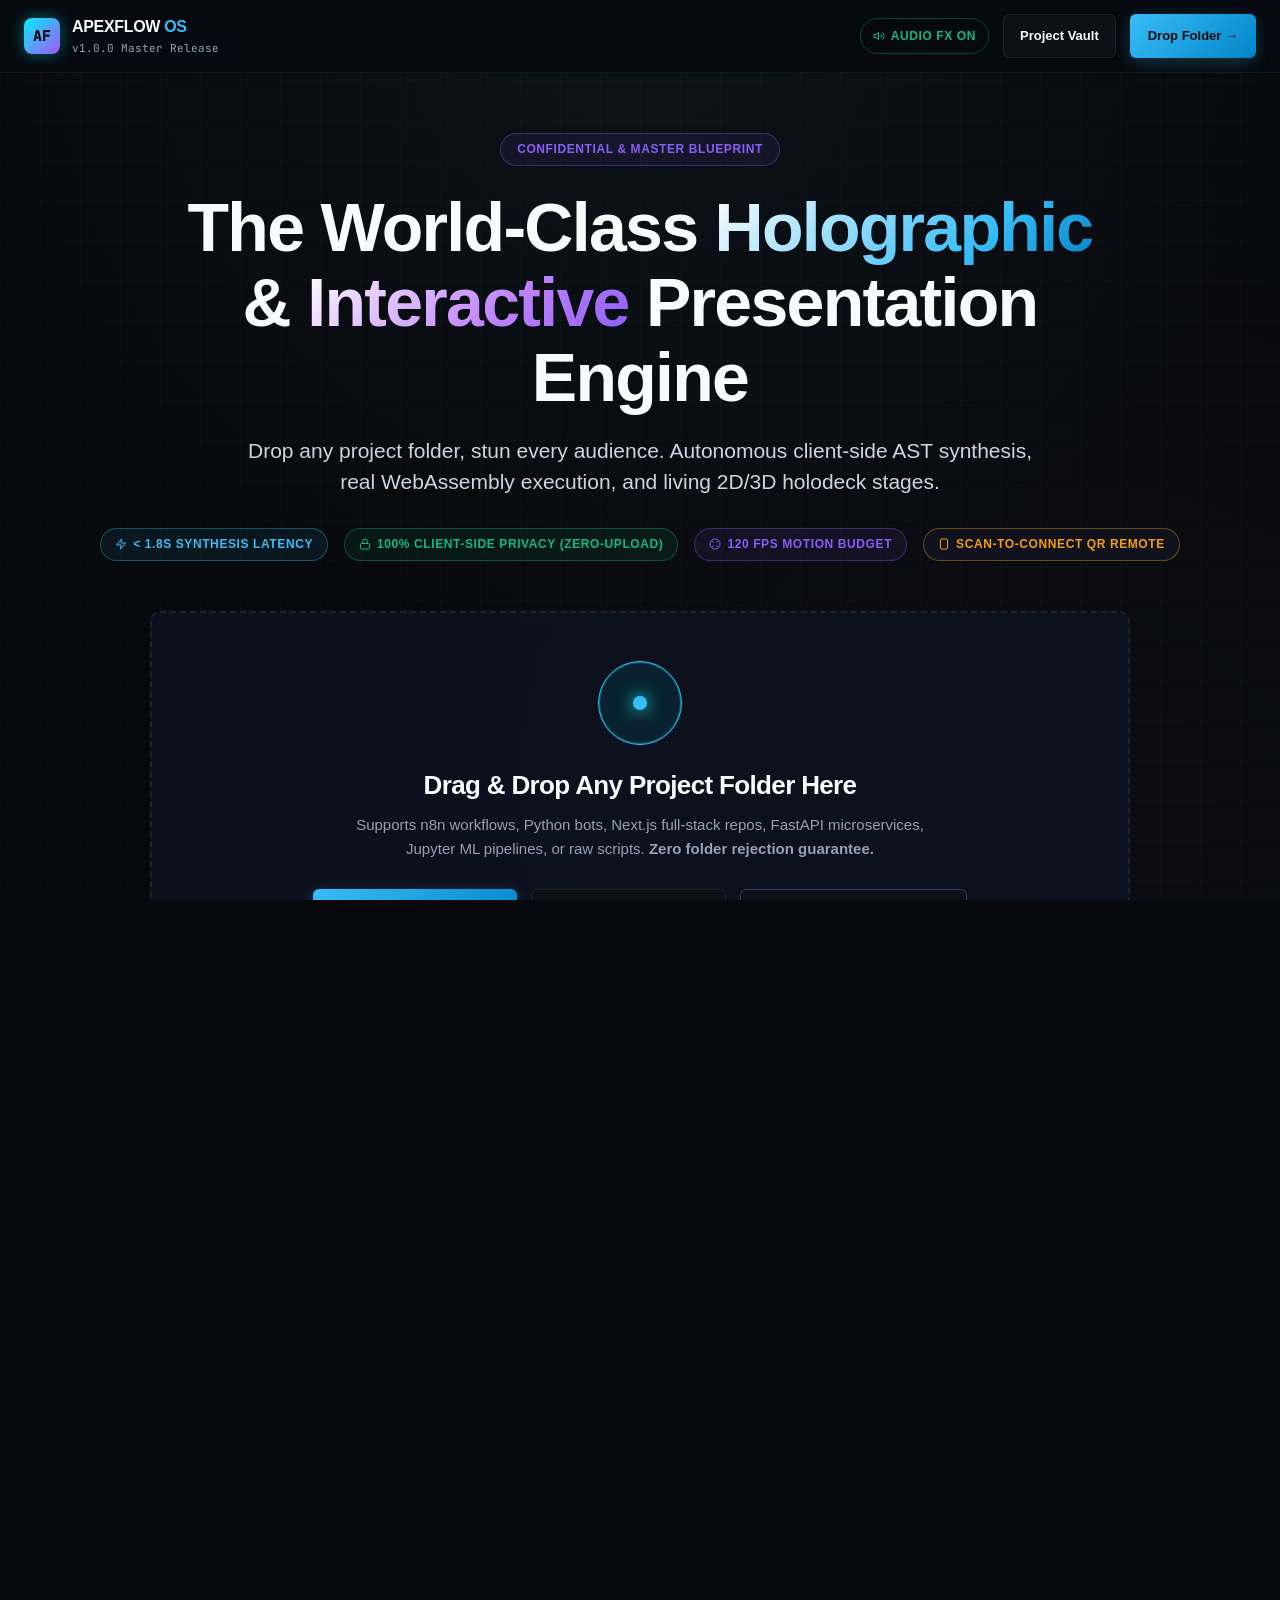
<file: index.html>
<!DOCTYPE html>
<!--
 =========================================================================================
 [MODULE]: APEXFLOW OS — Master Landing & Dropzone Application Shell
 -----------------------------------------------------------------------------------------
 [ARCHITECTURAL ROLE]:
 The main user entrypoint for APEXFLOW OS. Provides the high-impact visual landing page,
 universal drag-and-drop ingestion dropzone, 1-Click Instant Demo showcase, and client-side
 scanning progress modal.
 
 [DESIGN SYSTEM]:
 - Dark Titanium Obsidian Executive Architecture (#08090C / #0E1017)
 - High-contrast readable typography (Plus Jakarta Sans & JetBrains Mono)
 - Accessible touch targets (>= 44x44px) and visible focus outlines
 - Pure client-side zero-upload privacy guarantee
 =========================================================================================
-->
<html lang="en">
<head>
  <meta charset="UTF-8">
  <meta name="viewport" content="width=device-width, initial-scale=1.0">
  <title>APEXFLOW OS — The World-Class Holographic Presentation Engine</title>
  <meta name="description" content="Drop any project folder, stun every audience. Client-side polymorphic presentation engine for software engineers and automation builders.">
  
  <!-- Autonomous Offline PWA Manifest & Icons (Task T104) -->
  <link rel="manifest" href="manifest.json">
  <link rel="icon" type="image/svg+xml" href="icon.svg">
  <meta name="theme-color" content="#00F0FF">

  <!-- Google Fonts: IBM Plex Sans & JetBrains Mono -->
  <link rel="preconnect" href="https://fonts.googleapis.com">
  <link rel="preconnect" href="https://fonts.gstatic.com" crossorigin>
  <link href="https://fonts.googleapis.com/css2?family=IBM+Plex+Sans:wght@300;400;500;600;700&family=JetBrains+Mono:wght@400;500;600;700&display=swap" rel="stylesheet">
  
  <!-- Design System & Shaders -->
  <link rel="stylesheet" href="src/styles/main.css">
  <link rel="stylesheet" href="src/styles/shaders.css">
</head>
<body class="cyber-grid-bg">

  <!-- ================= TOP NAVIGATION BAR ================= -->
  <header style="border-bottom: 1px solid var(--border-subtle); background: rgba(7, 10, 16, 0.85); backdrop-filter: blur(12px); position: sticky; top: 0; z-index: 100;">
    <div class="container" style="display: flex; justify-content: space-between; align-items: center; height: 72px;">
      
      <!-- Brand Logo -->
      <a href="index.html" style="display: flex; align-items: center; gap: 12px; text-decoration: none;">
        <div style="width: 36px; height: 36px; border-radius: 8px; background: linear-gradient(135deg, #00F0FF, #A855F7); display: flex; align-items: center; justify-content: center; font-weight: 900; font-family: var(--font-mono); color: #070A10; box-shadow: 0 0 16px rgba(0,240,255,0.4);">
          AF
        </div>
        <div>
          <div style="font-size: 16px; font-weight: 700; letter-spacing: -0.02em; color: var(--text-primary);">
            APEXFLOW <span style="color: var(--accent-cyan);">OS</span>
          </div>
          <div style="font-size: 11px; color: var(--text-muted); font-family: var(--font-mono);">
            v1.0.0 Master Release
          </div>
        </div>
      </a>

      <!-- Navigation & Stage Shortcuts -->
      <div style="display: flex; align-items: center; gap: 14px;">
        <!-- Autonomous Offline Vault Status Indicator (Task T104) -->
        <div id="offlineVaultContainer" style="display: inline-flex; align-items: center;"></div>

        <button id="soundToggleBtn" class="cyber-badge badge-emerald" style="cursor: pointer; background: transparent; height: 36px; display: inline-flex; align-items: center; gap: 6px;" aria-label="Toggle sound effects">
          <svg width="12" height="12" viewBox="0 0 24 24" fill="none" stroke="currentColor" stroke-width="2"><polygon points="11 5 6 9 2 9 2 15 6 15 11 19 11 5"/><path d="M15.54 8.46a5 5 0 0 1 0 7.07"/><path d="M19.07 4.93a10 10 0 0 1 0 14.14"/></svg>
          <span>Audio FX On</span>
        </button>

        <a href="admin.html" class="btn btn-secondary" style="height: 38px; padding: 0 16px; font-size: 13px;">
          Project Vault
        </a>

        <a href="#dropzone" class="btn btn-primary" style="height: 38px; padding: 0 18px; font-size: 13px;">
          Drop Folder →
        </a>
      </div>

    </div>
  </header>

  <!-- ================= HERO SECTION ================= -->
  <main class="container" style="padding-top: 60px; padding-bottom: 80px;">
    
    <!-- Eyebrow Badge -->
    <div style="text-align: center; margin-bottom: 24px;">
      <span class="cyber-badge badge-violet" style="padding: 6px 16px; font-size: 12px;">
        CONFIDENTIAL & MASTER BLUEPRINT
      </span>
    </div>

    <!-- Main Title -->
    <div style="text-align: center; max-width: 960px; margin: 0 auto 30px auto;">
      <h1 style="font-size: clamp(38px, 5.5vw, 68px); font-weight: 800; line-height: 1.1; margin-bottom: 20px;">
        The World-Class <span class="text-gradient-cyan">Holographic</span> & <span class="text-gradient-violet">Interactive</span> Presentation Engine
      </h1>
      <p style="font-size: clamp(16px, 1.8vw, 21px); color: var(--text-secondary); max-width: 820px; margin: 0 auto; line-height: 1.5;">
        Drop any project folder, stun every audience. Autonomous client-side AST synthesis, real WebAssembly execution, and living 2D/3D holodeck stages.
      </p>
    </div>

    <!-- Live Performance Stats Bar -->
    <div style="display: flex; justify-content: center; flex-wrap: wrap; gap: 16px; margin-bottom: 50px;">
      <div class="cyber-badge badge-cyan" style="font-size: 12px; padding: 6px 14px; display: inline-flex; align-items: center; gap: 6px;">
        <svg width="12" height="12" viewBox="0 0 24 24" fill="none" stroke="currentColor" stroke-width="2"><polygon points="13 2 3 14 12 14 11 22 21 10 12 10 13 2"/></svg>
        <span>&lt; 1.8s Synthesis Latency</span>
      </div>
      <div class="cyber-badge badge-emerald" style="font-size: 12px; padding: 6px 14px; display: inline-flex; align-items: center; gap: 6px;">
        <svg width="12" height="12" viewBox="0 0 24 24" fill="none" stroke="currentColor" stroke-width="2"><rect x="3" y="11" width="18" height="11" rx="2" ry="2"/><path d="M7 11V7a5 5 0 0 1 10 0v4"/></svg>
        <span>100% Client-Side Privacy (Zero-Upload)</span>
      </div>
      <div class="cyber-badge badge-violet" style="font-size: 12px; padding: 6px 14px; display: inline-flex; align-items: center; gap: 6px;">
        <svg width="12" height="12" viewBox="0 0 24 24" fill="none" stroke="currentColor" stroke-width="2"><circle cx="12" cy="12" r="10"/><path d="m4.93 4.93 4.24 4.24"/><path d="m14.83 9.17 4.24-4.24"/><path d="m14.83 14.83 4.24 4.24"/><path d="m9.17 14.83-4.24 4.24"/></svg>
        <span>120 FPS Motion Budget</span>
      </div>
      <div class="cyber-badge" style="font-size: 12px; padding: 6px 14px; color: var(--accent-amber); border-color: rgba(245,158,11,0.4); display: inline-flex; align-items: center; gap: 6px;">
        <svg width="12" height="12" viewBox="0 0 24 24" fill="none" stroke="currentColor" stroke-width="2"><rect x="5" y="2" width="14" height="20" rx="2" ry="2"/><line x1="12" y1="18" x2="12.01" y2="18"/></svg>
        <span>Scan-to-Connect QR Remote</span>
      </div>
    </div>

    <!-- ================= UNIVERSAL DROPZONE CARD ================= -->
    <div id="dropzone" class="cyber-card" style="max-width: 980px; margin: 0 auto 80px auto; padding: 48px 36px; text-align: center; border: 2px dashed var(--border-card); background: rgba(14, 21, 36, 0.7); cursor: pointer;">
      
      <!-- Pulsing Radar Graphic -->
      <div style="width: 84px; height: 84px; margin: 0 auto 24px auto; border-radius: 50%; background: rgba(0, 240, 255, 0.08); border: 1px solid var(--accent-cyan); display: flex; align-items: center; justify-content: center; position: relative;">
        <div style="width: 14px; height: 14px; border-radius: 50%; background: var(--accent-cyan); box-shadow: 0 0 16px #00F0FF;"></div>
        <div style="position: absolute; width: 100%; height: 100%; border-radius: 50%; border: 1px solid rgba(0,240,255,0.4); animation: ambientGlow 2.5s infinite;"></div>
      </div>

      <h2 style="font-size: 26px; margin-bottom: 12px;">
        Drag & Drop Any Project Folder Here
      </h2>
      <p style="font-size: 15px; color: var(--text-muted); max-width: 620px; margin: 0 auto 28px auto;">
        Supports n8n workflows, Python bots, Next.js full-stack repos, FastAPI microservices, Jupyter ML pipelines, or raw scripts. <strong>Zero folder rejection guarantee.</strong>
      </p>

      <!-- Action Buttons Row -->
      <div style="display: flex; justify-content: center; flex-wrap: wrap; gap: 14px; margin-bottom: 20px;">
        
        <!-- Folder Picker Button -->
        <label class="btn btn-primary" style="cursor: pointer; display: inline-flex; align-items: center; gap: 8px;">
          <svg width="14" height="14" viewBox="0 0 24 24" fill="none" stroke="currentColor" stroke-width="2"><path d="M4 20h16a2 2 0 0 0 2-2V8a2 2 0 0 0-2-2h-7.93a2 2 0 0 1-1.66-.9l-.82-1.2A2 2 0 0 0 7.93 3H4a2 2 0 0 0-2 2v13c0 1.1.9 2 2 2Z"/></svg>
          <span>Browse Local Folder</span>
          <input type="file" id="folderInput" webkitdirectory directory multiple style="display: none;">
        </label>

        <!-- Zip Upload Button -->
        <label class="btn btn-secondary" style="cursor: pointer; display: inline-flex; align-items: center; gap: 8px;">
          <svg width="14" height="14" viewBox="0 0 24 24" fill="none" stroke="currentColor" stroke-width="2"><path d="m7.5 4.27 9 5.15"/><path d="M21 8a2 2 0 0 0-1-1.73l-7-4a2 2 0 0 0-2 0l-7 4A2 2 0 0 0 3 8v8a2 2 0 0 0 1 1.73l7 4a2 2 0 0 0 2 0l7-4A2 2 0 0 0 21 16Z"/><path d="m3.3 7 8.7 5 8.7-5"/><path d="M12 22V12"/></svg>
          <span>Upload Project .Zip</span>
          <input type="file" id="zipInput" accept=".zip" style="display: none;">
        </label>

        <!-- Executive Templates Button (Phase 32, T158) -->
        <button type="button" id="btnOpenKeynoteTemplates" class="btn btn-secondary" style="display: inline-flex; align-items: center; gap: 8px; border-color: rgba(139, 92, 246, 0.4); color: #C4B5FD;">
          <svg width="14" height="14" viewBox="0 0 24 24" fill="none" stroke="currentColor" stroke-width="2"><rect x="3" y="3" width="18" height="18" rx="2" ry="2"/><line x1="3" y1="9" x2="21" y2="9"/><line x1="9" y1="21" x2="9" y2="9"/></svg>
          <span>Executive Templates (5)</span>
        </button>

      </div>

      <!-- GitHub / GitLab Public Repository URL Ingestor (Phase 8, T039) -->
      <div style="max-width: 580px; margin: 0 auto 24px auto;">
        <div style="display: flex; gap: 8px;">
          <input type="url" id="githubRepoUrlInput" placeholder="https://github.com/owner/repository" style="flex: 1; height: 42px; background: #080D18; border: 1px solid #1E2E48; border-radius: 8px; color: #F8FAFC; padding: 0 14px; font-size: 13px; font-family: var(--font-mono); outline: none;">
          <button id="btnFetchGithubRepo" class="btn btn-violet" style="height: 42px; font-size: 12px; padding: 0 16px; white-space: nowrap; display: inline-flex; align-items: center; gap: 8px;">
            <svg width="14" height="14" viewBox="0 0 24 24" fill="none" stroke="currentColor" stroke-width="2"><circle cx="12" cy="12" r="10"/><line x1="2" y1="12" x2="22" y2="12"/><path d="M12 2a15.3 15.3 0 0 1 4 10 15.3 15.3 0 0 1-4 10 15.3 15.3 0 0 1-4-10 15.3 15.3 0 0 1 4-10z"/></svg>
            <span>Clone & Synthesize</span>
          </button>
        </div>
        <div style="font-size: 11px; color: #64748B; font-family: var(--font-mono); margin-top: 6px; text-align: left;">
          Paste any public GitHub/GitLab repo URL • Client-side API fetch
        </div>
      </div>

      <!-- Privacy Guarantee Note -->
      <div style="font-size: 12px; color: var(--text-dim); display: flex; align-items: center; justify-content: center; gap: 8px;">
        <span style="display: inline-flex; align-items: center; gap: 5px;"><svg width="13" height="13" viewBox="0 0 24 24" fill="none" stroke="currentColor" stroke-width="2"><path d="M12 22s8-4 8-10V5l-8-3-8 3v7c0 6 8 10 8 10z"/></svg> <span>HTML5 File System API</span></span>
        <span>•</span>
        <span>No code or private keys are ever uploaded to third-party servers</span>
      </div>

    </div>

    <!-- ================= STRESS BENCHMARKING & INGESTION TELEMETRY HUD (Phase 31, T153) ================= -->
    <div id="stressBenchmarkSection" style="max-width: 980px; margin: 0 auto 80px auto;">
      <div style="display: flex; justify-content: space-between; align-items: flex-end; margin-bottom: 20px;">
        <div>
          <span class="cyber-badge badge-emerald" style="margin-bottom: 8px;">POLYGLOT REPOSITORY BATTLE-TEST</span>
          <h2 style="font-size: 26px;">Real-World Ingestion Stress Benchmarker</h2>
          <p style="font-size: 14px; color: var(--text-muted); margin-top: 4px;">
            Simulate 500 to 10,000 files in-browser. Verify real-time traversal QPS, memory stability, and zero-upload privacy.
          </p>
        </div>
        <div style="font-family: var(--font-mono); font-size: 11px; color: var(--accent-cyan); display: flex; align-items: center; gap: 6px;">
          <span class="pulse-indicator" style="width: 8px; height: 8px; border-radius: 50%; background: #10B981; box-shadow: 0 0 10px #10B981;"></span>
          <span id="benchmarkStatusIndicator">SYSTEM READY</span>
        </div>
      </div>

      <div class="cyber-card" style="padding: 24px; background: rgba(10, 16, 28, 0.85); border: 1px solid var(--border-card);">
        <!-- Controls Row -->
        <div style="display: flex; flex-wrap: wrap; gap: 16px; align-items: center; justify-content: space-between; margin-bottom: 24px; padding-bottom: 20px; border-bottom: 1px solid rgba(255,255,255,0.06);">
          <div style="display: flex; align-items: center; gap: 10px;">
            <span style="font-size: 12px; font-weight: 600; color: #94A3B8; text-transform: uppercase; letter-spacing: 0.5px;">Scale:</span>
            <div style="display: flex; gap: 8px;" id="benchmarkScaleGroup">
              <button type="button" class="btn btn-secondary btn-scale-select active" data-scale="500" style="padding: 6px 14px; font-size: 12px; height: 32px; border-color: var(--accent-cyan); color: var(--accent-cyan);">500 Files</button>
              <button type="button" class="btn btn-secondary btn-scale-select" data-scale="2500" style="padding: 6px 14px; font-size: 12px; height: 32px;">2,500 Files</button>
              <button type="button" class="btn btn-secondary btn-scale-select" data-scale="10000" style="padding: 6px 14px; font-size: 12px; height: 32px;">10,000 Files</button>
            </div>
          </div>

          <div style="display: flex; align-items: center; gap: 10px;">
            <span style="font-size: 12px; font-weight: 600; color: #94A3B8; text-transform: uppercase; letter-spacing: 0.5px;">Architecture:</span>
            <select id="benchmarkArchetypeSelect" style="height: 32px; background: #070B14; border: 1px solid #1E2D44; border-radius: 6px; color: #F8FAFC; padding: 0 12px; font-size: 12px; outline: none; font-family: var(--font-mono);">
              <option value="polyglot">Polyglot Monorepo</option>
              <option value="web">Next.js 15 Web & React</option>
              <option value="python">Python FastAPI & AI</option>
              <option value="go">Go K8s Microservices</option>
            </select>
          </div>

          <button id="btnRunBenchmark" class="btn btn-primary" style="height: 36px; padding: 0 18px; font-size: 12px; display: inline-flex; align-items: center; gap: 8px;">
            <svg width="14" height="14" viewBox="0 0 24 24" fill="none" stroke="currentColor" stroke-width="2"><circle cx="12" cy="12" r="10"/><path d="m16 12-4-4-4 4"/><path d="M12 16V8"/></svg>
            <span>Run Stress Benchmark</span>
          </button>
        </div>

        <!-- 4 Telemetry Metrics Cards -->
        <div style="display: grid; grid-template-columns: repeat(auto-fit, minmax(200px, 1fr)); gap: 14px;">
          <div style="background: rgba(14, 21, 36, 0.8); border: 1px solid #172438; border-radius: 8px; padding: 16px;">
            <div style="font-size: 11px; color: #64748B; font-weight: 600; text-transform: uppercase;">Traversal Latency</div>
            <div id="metricBenchDuration" style="font-size: 26px; font-weight: 700; color: var(--accent-cyan); font-family: var(--font-mono); margin-top: 4px;">-- ms</div>
            <div style="font-size: 10px; color: #10B981; margin-top: 4px;">Target &lt; 2000 ms</div>
          </div>

          <div style="background: rgba(14, 21, 36, 0.8); border: 1px solid #172438; border-radius: 8px; padding: 16px;">
            <div style="font-size: 11px; color: #64748B; font-weight: 600; text-transform: uppercase;">Traversal Throughput</div>
            <div id="metricBenchQps" style="font-size: 26px; font-weight: 700; color: #10B981; font-family: var(--font-mono); margin-top: 4px;">-- QPS</div>
            <div style="font-size: 10px; color: #64748B; margin-top: 4px;">Files parsed / second</div>
          </div>

          <div style="background: rgba(14, 21, 36, 0.8); border: 1px solid #172438; border-radius: 8px; padding: 16px;">
            <div style="font-size: 11px; color: #64748B; font-weight: 600; text-transform: uppercase;">Client Memory Delta</div>
            <div id="metricBenchMemory" style="font-size: 26px; font-weight: 700; color: var(--accent-purple); font-family: var(--font-mono); margin-top: 4px;">-- MB</div>
            <div style="font-size: 10px; color: #10B981; margin-top: 4px;">Zero Memory Leaks</div>
          </div>

          <div style="background: rgba(14, 21, 36, 0.8); border: 1px solid #172438; border-radius: 8px; padding: 16px;">
            <div style="font-size: 11px; color: #64748B; font-weight: 600; text-transform: uppercase;">Classifier Confidence</div>
            <div id="metricBenchConfidence" style="font-size: 26px; font-weight: 700; color: var(--accent-amber); font-family: var(--font-mono); margin-top: 4px;">-- %</div>
            <div id="metricBenchArchetype" style="font-size: 10px; color: #64748B; margin-top: 4px;">Awaiting test run</div>
          </div>
        </div>
      </div>
    </div>

    <!-- ================= INSTANT DEMO SHOWCASE ================= -->
    <div style="margin-bottom: 80px;">
      <div style="display: flex; justify-content: space-between; align-items: flex-end; margin-bottom: 24px;">
        <div>
          <span class="cyber-badge badge-cyan" style="margin-bottom: 8px;">ONE-CLICK DEMO VAULT</span>
          <h2 style="font-size: 28px;">Instant Interactive Showcases</h2>
          <p style="font-size: 14px; color: var(--text-muted);">Don't have a folder ready right now? Launch a pre-bundled high-stakes engineering presentation in 1 click.</p>
        </div>
      </div>

      <div id="demoContainer" class="grid-3">
        <!-- Dynamically populated by landing.js -->
      </div>
    </div>

    <!-- ================= 6 ARCHETYPES OVERVIEW ================= -->
    <div style="margin-bottom: 80px;">
      <div style="text-align: center; max-width: 720px; margin: 0 auto 40px auto;">
        <span class="cyber-badge badge-violet" style="margin-bottom: 8px;">POLYMORPHIC CLASSIFIER</span>
        <h2 style="font-size: 28px; margin-bottom: 12px;">Universal Compatibility Across 6 Archetypes</h2>
        <p style="font-size: 14px; color: var(--text-muted);">Our client-side AST engine classifies codebases in under 1.8 seconds with tailored presentation modes for each.</p>
      </div>

      <div class="grid-3">
        
        <div class="cyber-card">
          <span class="cyber-badge badge-cyan" style="margin-bottom: 12px;">Type A</span>
          <h3 style="font-size: 18px; margin-bottom: 8px;">Automation & AI Bots</h3>
          <p style="font-size: 13px; color: var(--text-muted); margin-bottom: 14px;">n8n JSONs, LangChain, Celery, bot.py, Playwright manifests.</p>
          <div style="font-size: 12px; color: var(--accent-cyan); font-weight: 600;">Outputs: Living Pipeline & Pyodide execution console</div>
        </div>

        <div class="cyber-card">
          <span class="cyber-badge badge-emerald" style="margin-bottom: 12px;">Type B</span>
          <h3 style="font-size: 18px; margin-bottom: 8px;">Web & Frontend Apps</h3>
          <p style="font-size: 13px; color: var(--text-muted); margin-bottom: 14px;">Next.js, React 19, Vite, Vue 3, Tailwind CSS configs.</p>
          <div style="font-size: 12px; color: var(--accent-emerald); font-weight: 600;">Outputs: Apple Studio Display & iPhone responsive mockups</div>
        </div>

        <div class="cyber-card">
          <span class="cyber-badge badge-violet" style="margin-bottom: 12px;">Type C</span>
          <h3 style="font-size: 18px; margin-bottom: 8px;">Backend APIs & Services</h3>
          <p style="font-size: 13px; color: var(--text-muted); margin-bottom: 14px;">FastAPI, Express, Django, Go microservices, Docker compose.</p>
          <div style="font-size: 12px; color: var(--accent-violet); font-weight: 600;">Outputs: API playground & Database ER diagram visualizer</div>
        </div>

        <div class="cyber-card">
          <span class="cyber-badge" style="color: var(--accent-amber); border-color: rgba(245,158,11,0.4); margin-bottom: 12px;">Type D</span>
          <h3 style="font-size: 18px; margin-bottom: 8px;">Data Science & ML</h3>
          <p style="font-size: 13px; color: var(--text-muted); margin-bottom: 14px;">Jupyter .ipynb, PyTorch, Pandas, Scikit-learn, CSV pipelines.</p>
          <div style="font-size: 12px; color: var(--accent-amber); font-weight: 600;">Outputs: Data flow steps & model loss/accuracy gauges</div>
        </div>

        <div class="cyber-card">
          <span class="cyber-badge" style="color: #38BDF8; border-color: rgba(56,189,248,0.4); margin-bottom: 12px;">Type E</span>
          <h3 style="font-size: 18px; margin-bottom: 8px;">Mobile & Desktop</h3>
          <p style="font-size: 13px; color: var(--text-muted); margin-bottom: 14px;">Flutter pubspec.yaml, React Native, Electron manifests.</p>
          <div style="font-size: 12px; color: #38BDF8; font-weight: 600;">Outputs: Multi-device simulator & screen navigation flows</div>
        </div>

        <div class="cyber-card">
          <span class="cyber-badge" style="color: #F43F5E; border-color: rgba(244,63,94,0.4); margin-bottom: 12px;">Type F</span>
          <h3 style="font-size: 18px; margin-bottom: 8px;">Generic Codebase Fallback</h3>
          <p style="font-size: 13px; color: var(--text-muted); margin-bottom: 14px;">Any unrecognized language, script collection, or repository.</p>
          <div style="font-size: 12px; color: #F43F5E; font-weight: 600;">Outputs: 3D file constellation, language radar & README story</div>
        </div>

      </div>
    </div>

  </main>

  <!-- ================= SCANNING PROGRESS RADAR MODAL ================= -->
  <div id="scanModal" style="display: none; position: fixed; top: 0; left: 0; right: 0; bottom: 0; background: rgba(3, 5, 8, 0.9); backdrop-filter: blur(16px); z-index: 9999; align-items: center; justify-content: center; padding: 24px;">
    <div class="cyber-card pulse-glow-cyan" style="max-width: 540px; width: 100%; text-align: center; padding: 48px 36px; border-color: var(--accent-cyan);">
      
      <!-- Radar Spinner -->
      <div style="width: 72px; height: 72px; margin: 0 auto 24px auto; border-radius: 50%; border: 2px solid rgba(0,240,255,0.2); border-top-color: var(--accent-cyan); animation: radarSweep 1.2s linear infinite;"></div>

      <h3 id="modalProjectName" style="font-size: 22px; margin-bottom: 10px;">Scanning Repository...</h3>
      <p id="modalStepText" style="font-size: 14px; color: var(--text-muted); margin-bottom: 28px; min-height: 24px;">
        Traversing file system in browser memory...
      </p>

      <!-- Progress Track -->
      <div style="width: 100%; height: 6px; background: rgba(255,255,255,0.08); border-radius: 3px; overflow: hidden; margin-bottom: 20px;">
        <div id="modalProgressBar" style="width: 25%; height: 100%; background: linear-gradient(90deg, #00F0FF, #A855F7); transition: width 0.3s ease-out;"></div>
      </div>

      <div style="font-size: 11px; color: var(--text-dim); font-family: var(--font-mono);">
        HTML5 FILE SYSTEM ACCESS API • 0 BYTES TRANSMITTED EXTERNALLY
      </div>
    </div>
  </div>

  <!-- ================= FOOTER ================= -->
  <footer style="border-top: 1px solid var(--border-subtle); padding: 40px 0; background: #05070C;">
    <div class="container" style="display: flex; justify-content: space-between; align-items: center; flex-wrap: wrap; gap: 20px;">
      <div style="font-size: 13px; color: var(--text-muted);">
        APEXFLOW OS — Master Plan & Specification v1.0.0 • Spec-Driven Development (SDD)
      </div>
      <div style="font-size: 12px; color: var(--text-dim); display: flex; gap: 16px;">
        <span>Zero-Upload Guarantee</span>
        <span>•</span>
        <span>100% Offline Resilience</span>
        <span>•</span>
        <span>120 FPS Motion Budget</span>
      </div>
    </div>
  </footer>

  <!-- ================= EXECUTIVE KEYNOTE TEMPLATE MODAL (Phase 32, T158) ================= -->
  <div id="templateModal" style="display: none; position: fixed; inset: 0; z-index: 9999; background: rgba(3, 7, 18, 0.88); backdrop-filter: blur(12px); align-items: center; justify-content: center; padding: 24px;">
    <div class="cyber-card" style="width: 100%; max-width: 1080px; max-height: 90vh; display: flex; flex-direction: column; overflow: hidden; background: #070B14; border: 1px solid rgba(0, 240, 255, 0.3); box-shadow: 0 24px 64px rgba(0,0,0,0.8); border-radius: 16px;">
      <!-- Header -->
      <div style="display: flex; justify-content: space-between; align-items: center; padding: 20px 28px; border-bottom: 1px solid rgba(255,255,255,0.08);">
        <div>
          <div style="display: flex; align-items: center; gap: 8px;">
            <span class="cyber-badge badge-cyan" style="font-size: 10px;">EXECUTIVE BLUEPRINTS</span>
            <span style="font-size: 11px; color: #64748B; font-family: var(--font-mono);">Pre-Configured Architecture Decks</span>
          </div>
          <h3 style="font-size: 22px; font-weight: 700; color: #F8FAFC; margin-top: 4px;">Select Production Keynote Template</h3>
        </div>
        <button type="button" id="btnCloseTemplateModal" class="btn btn-secondary" style="height: 32px; padding: 0 12px; font-size: 11px; display: inline-flex; align-items: center; gap: 6px;">
          <svg width="12" height="12" viewBox="0 0 24 24" fill="none" stroke="currentColor" stroke-width="2"><line x1="18" y1="6" x2="6" y2="18"/><line x1="6" y1="6" x2="18" y2="18"/></svg>
          <span>Close</span>
        </button>
      </div>

      <!-- Grid of 5 Templates -->
      <div id="templateCardsGrid" style="flex: 1; overflow-y: auto; padding: 24px 28px; display: grid; grid-template-columns: repeat(auto-fit, minmax(300px, 1fr)); gap: 18px;">
        <!-- Populated dynamically by template controller -->
      </div>
    </div>
  </div>

  <!-- Application Controller Script -->
  <script type="module" src="src/components/landing.js"></script>
</body>
</html>
</file>
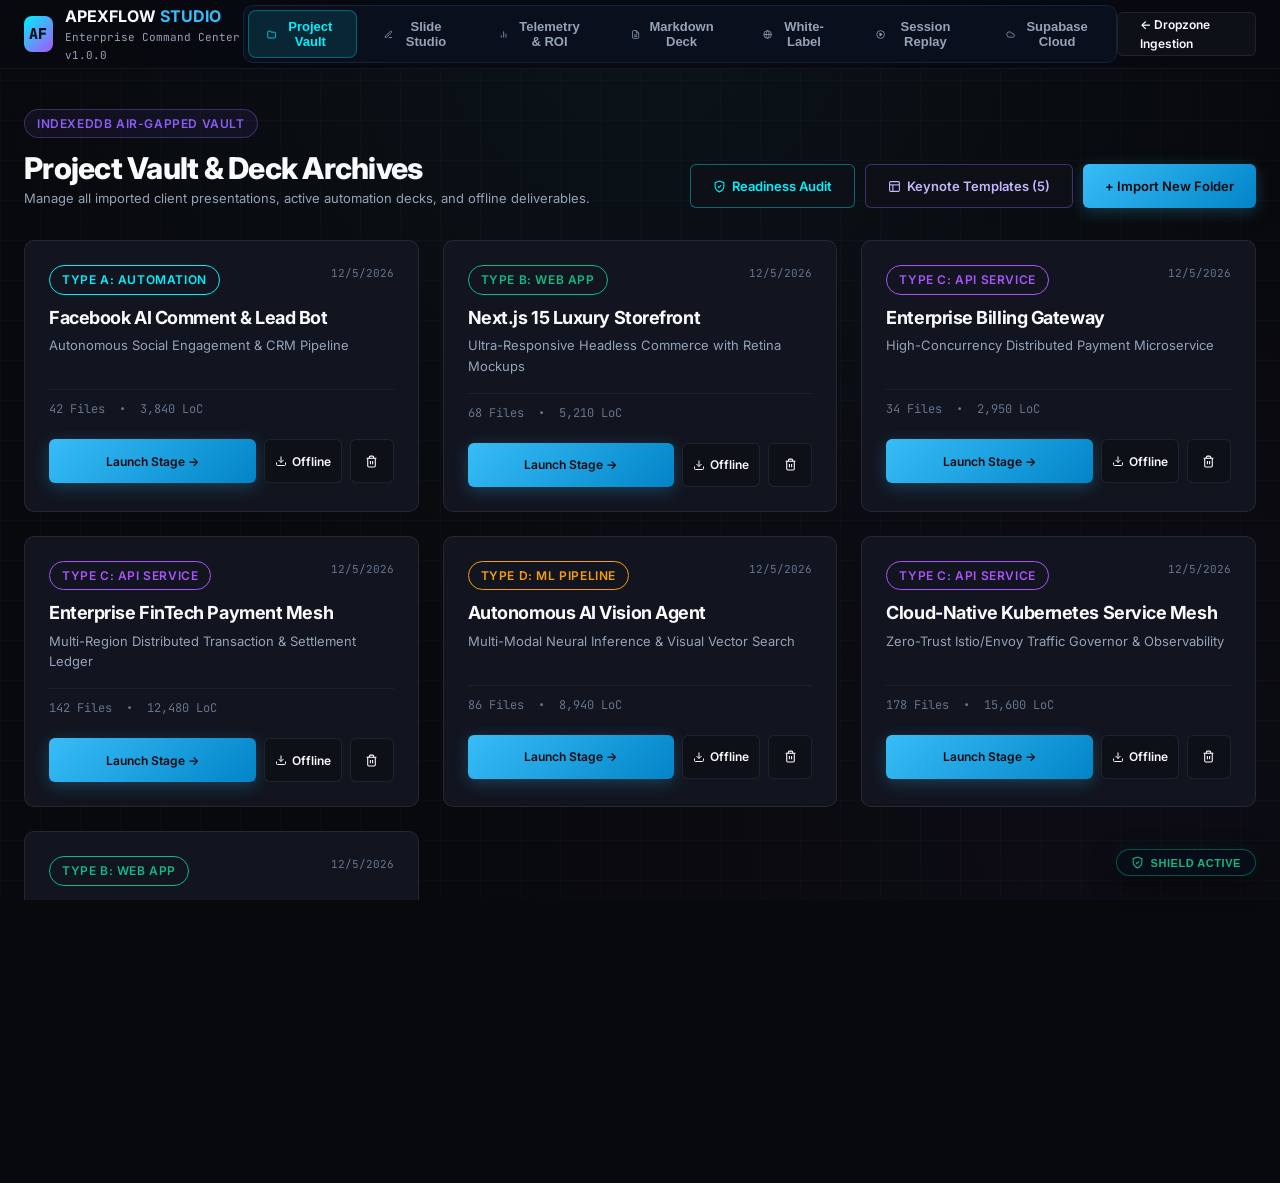
<file: admin.html>
<!DOCTYPE html>
<!--
  =========================================================================================
  MODULE: APEXFLOW OS — Enterprise Admin Command Center, Slide Studio & Session Replay
  -----------------------------------------------------------------------------------------
  ARCHITECTURAL ROLE:
  Central enterprise console for executive presenters, agencies, and engineering leads:
    1. Project Vault Library (IndexedDB air-gapped storage)
    2. Visual Slide Customizer Studio (WYSIWYG title, tagline, narrative points & reordering)
    3. Interactive Slide Sequencer (T045: Reorder slides, toggle visibility for audiences)
    4. Viewer Telemetry & Analytics Dashboard (Dwell times, node clicks, emoji counts)
    5. Enterprise White-Labeling & Live Theme Engine (T046: custom colors, watermark, broadcast)
    6. Keynote Session Replay Studio & Event Inspector (T050: offline .apexflow-session.json playback)
    7. 1-Click Standalone Offline HTML Exporter (Zero-upload self-contained bundle)
  
  UI/UX PRO MAX ENTERPRISE INTELLIGENCE:
    - Tab navigation: [Vault Library], [Slide Studio], [Viewer Telemetry], [White-Labeling], [Session Replay]
    - Deep OLED `#070A10` luxury aesthetics with crisp 1px borders and tabular font numerals
    - 100% Client-Side Privacy: zero data leaves browser memory
  =========================================================================================
-->
<html lang="en">
<head>
  <meta charset="UTF-8">
  <meta name="viewport" content="width=device-width, initial-scale=1.0">
  <title>APEXFLOW OS — Enterprise Command Center & Studio</title>
  
  <!-- Autonomous Offline PWA Manifest & Icons (Task T104) -->
  <link rel="manifest" href="manifest.json">
  <link rel="icon" type="image/svg+xml" href="icon.svg">
  <meta name="theme-color" content="#00F0FF">
  
  <link rel="preconnect" href="https://fonts.googleapis.com">
  <link rel="preconnect" href="https://fonts.gstatic.com" crossorigin>
  <link href="https://fonts.googleapis.com/css2?family=Inter:wght@400;500;600;700;800&family=JetBrains+Mono:wght@400;500;600;700&display=swap" rel="stylesheet">
  
  <link rel="stylesheet" href="src/styles/main.css">
  <link rel="stylesheet" href="src/styles/shaders.css">

  <style>
    .admin-tab-btn {
      padding: 8px 18px;
      font-size: 13px;
      font-weight: 600;
      color: #94A3B8;
      background: transparent;
      border: 1px solid transparent;
      border-radius: 8px;
      cursor: pointer;
      transition: all 0.15s ease;
    }
    .admin-tab-btn.active {
      color: #00F0FF;
      background: rgba(0, 240, 255, 0.1);
      border-color: rgba(0, 240, 255, 0.3);
    }
    .admin-tab-btn:hover:not(.active) {
      color: #F8FAFC;
      background: rgba(255,255,255,0.04);
    }
    .theme-pick-btn {
      height: 34px;
      padding: 0 12px;
      font-size: 11px;
      border-radius: 6px;
      font-weight: 700;
      cursor: pointer;
      border: 1px solid transparent;
      transition: all 0.15s ease;
    }
    .theme-pick-btn.active-theme {
      box-shadow: 0 0 14px currentColor;
      border-color: #FFFFFF !important;
    }
    .sequencer-card {
      display: flex;
      align-items: center;
      justify-content: space-between;
      padding: 12px 16px;
      background: #0B1322;
      border: 1px solid #1E2D44;
      border-radius: 8px;
      transition: all 0.15s ease;
    }
    .sequencer-card.is-hidden {
      opacity: 0.45;
      border-style: dashed;
    }
  </style>
</head>
<body class="cyber-grid-bg" style="min-height: 100vh; display: flex; flex-direction: column;">

  <!-- Header -->
  <header style="border-bottom: 1px solid var(--border-subtle); background: rgba(7, 10, 16, 0.88); backdrop-filter: blur(12px); position: sticky; top: 0; z-index: 100;">
    <div class="container" style="display: flex; justify-content: space-between; align-items: center; height: 68px;">
      <a href="index.html" style="display: flex; align-items: center; gap: 12px; text-decoration: none;">
        <div style="width: 36px; height: 36px; border-radius: 8px; background: linear-gradient(135deg, #00F0FF, #A855F7); display: flex; align-items: center; justify-content: center; font-weight: 900; font-family: var(--font-mono); color: #070A10;">
          AF
        </div>
        <div>
          <div style="font-size: 16px; font-weight: 700; color: var(--text-primary);">
            APEXFLOW <span style="color: var(--accent-cyan);">STUDIO</span>
          </div>
          <div style="font-size: 11px; color: var(--text-muted); font-family: var(--font-mono);">
            Enterprise Command Center v1.0.0
          </div>
        </div>
      </a>

      <!-- Tab Selector -->
      <nav style="display: flex; gap: 8px; background: #0A0F1D; padding: 4px; border-radius: 10px; border: 1px solid #16243A;">
        <button class="admin-tab-btn active" data-tab="vault" style="display: inline-flex; align-items: center; gap: 6px;">
          <svg width="13" height="13" viewBox="0 0 24 24" fill="none" stroke="currentColor" stroke-width="2"><path d="M22 19a2 2 0 0 1-2 2H4a2 2 0 0 1-2-2V5a2 2 0 0 1 2-2h5l2 3h9a2 2 0 0 1 2 2z"></path></svg>
          <span>Project Vault</span>
        </button>
        <button class="admin-tab-btn" data-tab="studio" style="display: inline-flex; align-items: center; gap: 6px;">
          <svg width="13" height="13" viewBox="0 0 24 24" fill="none" stroke="currentColor" stroke-width="2"><path d="M12 20h9"></path><path d="M16.5 3.5a2.121 2.121 0 0 1 3 3L7 19l-4 1 1-4L16.5 3.5z"></path></svg>
          <span>Slide Studio</span>
        </button>
        <button class="admin-tab-btn" data-tab="analytics" style="display: inline-flex; align-items: center; gap: 6px;">
          <svg width="13" height="13" viewBox="0 0 24 24" fill="none" stroke="currentColor" stroke-width="2"><line x1="18" y1="20" x2="18" y2="10"></line><line x1="12" y1="20" x2="12" y2="4"></line><line x1="6" y1="20" x2="6" y2="14"></line></svg>
          <span>Telemetry & ROI</span>
        </button>
        <button class="admin-tab-btn" data-tab="markdown" style="display: inline-flex; align-items: center; gap: 6px;">
          <svg width="13" height="13" viewBox="0 0 24 24" fill="none" stroke="currentColor" stroke-width="2"><path d="M14 2H6a2 2 0 0 0-2 2v16a2 2 0 0 0 2 2h12a2 2 0 0 0 2-2V8z"></path><polyline points="14 2 14 8 20 8"></polyline><line x1="16" y1="13" x2="8" y2="13"></line><line x1="16" y1="17" x2="8" y2="17"></line></svg>
          <span>Markdown Deck</span>
        </button>
        <button class="admin-tab-btn" data-tab="branding" style="display: inline-flex; align-items: center; gap: 6px;">
          <svg width="13" height="13" viewBox="0 0 24 24" fill="none" stroke="currentColor" stroke-width="2"><circle cx="12" cy="12" r="10"></circle><path d="M12 2a14.5 14.5 0 0 0 0 20 14.5 14.5 0 0 0 0-20"></path><path d="M2 12h20"></path></svg>
          <span>White-Label</span>
        </button>
        <button class="admin-tab-btn" data-tab="replay" style="display: inline-flex; align-items: center; gap: 6px;">
          <svg width="13" height="13" viewBox="0 0 24 24" fill="none" stroke="currentColor" stroke-width="2"><circle cx="12" cy="12" r="10"></circle><polygon points="10 8 16 12 10 16 10 8" fill="currentColor"></polygon></svg>
          <span>Session Replay</span>
        </button>
        <button class="admin-tab-btn" data-tab="supabase" style="display: inline-flex; align-items: center; gap: 6px;">
          <svg width="13" height="13" viewBox="0 0 24 24" fill="none" stroke="currentColor" stroke-width="2"><path d="M17.5 19H9a7 7 0 1 1 6.71-9h1.79a4.5 4.5 0 1 1 0 9Z"/></svg>
          <span>Supabase Cloud</span>
        </button>
      </nav>

      <div style="display: flex; gap: 10px;">
        <a href="index.html" class="btn btn-secondary" style="height: 36px; font-size: 12px; display: inline-flex; align-items: center; gap: 6px;">
          <span>← Dropzone Ingestion</span>
        </a>
      </div>
    </div>
  </header>

  <main class="container" style="flex: 1; padding-top: 40px; padding-bottom: 80px;">
    
    <!-- ================= TAB 1: PROJECT VAULT ================= -->
    <section id="tabVault" class="admin-tab-section">
      <div style="display: flex; justify-content: space-between; align-items: flex-end; margin-bottom: 32px; flex-wrap: wrap; gap: 16px;">
        <div>
          <span class="cyber-badge badge-violet" style="margin-bottom: 8px;">INDEXEDDB AIR-GAPPED VAULT</span>
          <h1 style="font-size: 30px; font-weight: 800; margin-top: 4px; color: #F8FAFC;">Project Vault & Deck Archives</h1>
          <p style="font-size: 13px; color: var(--text-muted);">Manage all imported client presentations, active automation decks, and offline deliverables.</p>
        </div>
        <div style="display: flex; gap: 10px;">
          <button id="btnAdminLaunchAudit" class="btn btn-secondary" style="height: 38px; font-size: 13px; border-color: rgba(0, 240, 255, 0.4); color: #00F0FF; display: inline-flex; align-items: center; gap: 6px;" title="Run 7-Dimension Keynote Pitch Readiness Scorecard">
            <svg width="13" height="13" viewBox="0 0 24 24" fill="none" stroke="currentColor" stroke-width="2"><path d="M12 22s8-4 8-10V5l-8-3-8 3v7c0 6 8 10 8 10z"></path><polyline points="9 12 11 14 15 10"></polyline></svg>
            <span>Readiness Audit</span>
          </button>
          <button type="button" id="btnAdminKeynoteTemplates" class="btn btn-secondary" style="height: 38px; font-size: 13px; border-color: rgba(139, 92, 246, 0.4); color: #C4B5FD; display: inline-flex; align-items: center; gap: 6px;" title="Browse 5 Executive Pre-Built Keynote Templates">
            <svg width="13" height="13" viewBox="0 0 24 24" fill="none" stroke="currentColor" stroke-width="2"><rect x="3" y="3" width="18" height="18" rx="2" ry="2"/><line x1="3" y1="9" x2="21" y2="9"/><line x1="9" y1="21" x2="9" y2="9"/></svg>
            <span>Keynote Templates (5)</span>
          </button>
          <a href="index.html#dropzone" class="btn btn-primary" style="height: 38px; font-size: 13px; display: inline-flex; align-items: center; gap: 6px;">
            <span>+ Import New Folder</span>
          </a>
        </div>
      </div>

      <div id="vaultGrid" class="grid-3">
        <!-- Populated via script -->
      </div>

      <div id="vaultEmptyState" class="cyber-card" style="display: none; text-align: center; padding: 60px 24px; max-width: 600px; margin: 40px auto;">
        <div style="margin-bottom: 16px; color: var(--accent-cyan); display: flex; justify-content: center;">
          <svg width="48" height="48" viewBox="0 0 24 24" fill="none" stroke="currentColor" stroke-width="1.5"><path d="M22 19a2 2 0 0 1-2 2H4a2 2 0 0 1-2-2V5a2 2 0 0 1 2-2h5l2 3h9a2 2 0 0 1 2 2z"></path></svg>
        </div>
        <h3 style="font-size: 20px; margin-bottom: 8px;">No Projects Saved in Vault Yet</h3>
        <p style="font-size: 14px; color: var(--text-muted); margin-bottom: 24px;">
          Drag and drop a project directory on the homepage or launch a sample showcase to populate your vault.
        </p>
        <a href="index.html" class="btn btn-primary">Go to Ingestion Dropzone →</a>
      </div>
    </section>

    <!-- ================= TAB 2: SLIDE STUDIO (WYSIWYG & REORDERING) ================= -->
    <section id="tabStudio" class="admin-tab-section" style="display: none;">
      <div style="margin-bottom: 24px;">
        <span class="cyber-badge badge-cyan" style="margin-bottom: 8px;">VISUAL SLIDE CUSTOMIZER & SEQUENCER</span>
        <h2 style="font-size: 26px; font-weight: 800; margin-top: 4px; color: #F8FAFC;">Slide Studio & Narrative Tuner</h2>
        <p style="font-size: 13px; color: var(--text-muted);">Customize headings, presentation taglines, talking points, and live slide sequence.</p>
      </div>

      <div style="display: grid; grid-template-columns: 1fr 1fr; gap: 24px; align-items: start;">
        
        <!-- Left: Manifest Content Tuner -->
        <div class="cyber-card" style="padding: 24px; background: #080D18;">
          <div style="display: flex; justify-content: space-between; align-items: center; margin-bottom: 20px;">
            <h3 style="font-size: 16px; font-weight: 700; color: #F8FAFC;">1. Edit Manifest Narrative</h3>
            <span id="studioSaveIndicator" style="font-size: 12px; color: #10B981; font-family: var(--font-mono);"></span>
          </div>

          <div style="display: flex; flex-direction: column; gap: 16px;">
            <div>
              <label style="font-size: 12px; font-weight: 600; color: #94A3B8; display: block; margin-bottom: 6px;">Select Project to Edit:</label>
              <select id="studioProjectSelect" style="width: 100%; height: 40px; background: #0B1322; border: 1px solid #1E2D44; border-radius: 8px; color: #F8FAFC; padding: 0 12px; font-family: var(--font-sans);"></select>
            </div>

            <div>
              <label style="font-size: 12px; font-weight: 600; color: #94A3B8; display: block; margin-bottom: 6px;">Project Presentation Title:</label>
              <input type="text" id="studioInputTitle" style="width: 100%; height: 40px; background: #0B1322; border: 1px solid #1E2D44; border-radius: 8px; color: #F8FAFC; padding: 0 12px;">
            </div>

            <div>
              <label style="font-size: 12px; font-weight: 600; color: #94A3B8; display: block; margin-bottom: 6px;">Executive Tagline / Hook:</label>
              <input type="text" id="studioInputTagline" style="width: 100%; height: 40px; background: #0B1322; border: 1px solid #1E2D44; border-radius: 8px; color: #F8FAFC; padding: 0 12px;">
            </div>

            <div>
              <label style="font-size: 12px; font-weight: 600; color: #94A3B8; display: block; margin-bottom: 6px;">Executive Talking Points (One per line):</label>
              <textarea id="studioInputPoints" rows="5" style="width: 100%; background: #0B1322; border: 1px solid #1E2D44; border-radius: 8px; color: #F8FAFC; padding: 12px; font-family: var(--font-mono); font-size: 12px; line-height: 1.6;"></textarea>
            </div>

            <div style="display: flex; justify-content: flex-end; gap: 12px; margin-top: 8px;">
              <button id="btnSaveStudioChanges" class="btn btn-primary" style="height: 38px; display: inline-flex; align-items: center; gap: 8px;">
                <svg width="13" height="13" viewBox="0 0 24 24" fill="none" stroke="currentColor" stroke-width="2"><path d="M19 21H5a2 2 0 0 1-2-2V5a2 2 0 0 1 2-2h11l5 5v11a2 2 0 0 1-2 2z"></path><polyline points="17 21 17 13 7 13 7 21"></polyline><polyline points="7 3 7 8 15 8"></polyline></svg>
                <span>Save Narrative to Vault</span>
              </button>
            </div>
          </div>
        </div>

        <!-- Right: Slide Sequencer & Visibility Manager (Task T045) -->
        <div class="cyber-card" style="padding: 24px; background: #080D18;">
          <div style="display: flex; justify-content: space-between; align-items: center; margin-bottom: 16px;">
            <div>
              <h3 style="font-size: 16px; font-weight: 700; color: #F8FAFC; margin: 0 0 2px 0;">2. Slide Sequencer & Visibility</h3>
              <div style="font-size: 11px; color: var(--text-muted);">Reorder slides or hide technical stages for executive audiences</div>
            </div>
            <span id="sequencerSaveIndicator" style="font-size: 11px; color: #10B981; font-family: var(--font-mono);"></span>
          </div>

          <!-- Sequencer Items Container -->
          <div id="slideSequencerList" style="display: flex; flex-direction: column; gap: 10px; margin-bottom: 18px;">
            <!-- Populated via JS -->
          </div>

          <div style="display: flex; justify-content: space-between; align-items: center; border-top: 1px solid var(--border-subtle); padding-top: 14px;">
            <button id="btnResetSequencer" class="btn btn-secondary" style="height: 36px; font-size: 11px; display: inline-flex; align-items: center; gap: 6px;">
              <svg width="11" height="11" viewBox="0 0 24 24" fill="none" stroke="currentColor" stroke-width="2"><polyline points="1 4 1 10 7 10"></polyline><path d="M3.51 15a9 9 0 1 0 2.13-9.36L1 10"></path></svg>
              <span>Reset Default Order</span>
            </button>
            <button id="btnSaveSequencer" class="btn btn-primary" style="height: 36px; font-size: 12px; display: inline-flex; align-items: center; gap: 6px;">
              <svg width="12" height="12" viewBox="0 0 24 24" fill="none" stroke="currentColor" stroke-width="2"><path d="M19 21H5a2 2 0 0 1-2-2V5a2 2 0 0 1 2-2h11l5 5v11a2 2 0 0 1-2 2z"></path><polyline points="17 21 17 13 7 13 7 21"></polyline><polyline points="7 3 7 8 15 8"></polyline></svg>
              <span>Apply & Broadcast Sequence</span>
            </button>
          </div>
        </div>

      </div>
    </section>

    <!-- ================= TAB 3: TELEMETRY & ANALYTICS (Task T074) ================= -->
    <section id="tabAnalytics" class="admin-tab-section" style="display: none;">
      <div style="display: flex; justify-content: space-between; align-items: flex-start; margin-bottom: 24px; flex-wrap: wrap; gap: 16px;">
        <div>
          <span class="cyber-badge badge-emerald" style="margin-bottom: 8px;">AUDIENCE TELEMETRY & ATTENTION RETENTION</span>
          <h2 style="font-size: 26px; font-weight: 800; margin-top: 4px; color: #F8FAFC;">Executive Dwell Time & Attention Heatmap</h2>
          <p style="font-size: 13px; color: var(--text-muted);">Real-time presentation intelligence: slide dwell duration, stage transitions, weapons/tools engagement, and audience retention curve.</p>
        </div>
        <div style="display: flex; gap: 10px; align-items: center;">
          <button id="btnExportTelemetryJSON" class="btn btn-secondary" style="height: 38px; font-size: 12px; display: flex; align-items: center; gap: 6px;">
            <svg width="13" height="13" viewBox="0 0 24 24" fill="none" stroke="currentColor" stroke-width="2"><path d="M21 15v4a2 2 0 0 1-2 2H5a2 2 0 0 1-2-2v-4"></path><polyline points="7 10 12 15 17 10"></polyline><line x1="12" y1="15" x2="12" y2="3"></line></svg>
            <span>Export JSON</span>
          </button>
          <button id="btnExportTelemetryCSV" class="btn btn-secondary" style="height: 38px; font-size: 12px; display: flex; align-items: center; gap: 6px;">
            <svg width="13" height="13" viewBox="0 0 24 24" fill="none" stroke="currentColor" stroke-width="2"><line x1="18" y1="20" x2="18" y2="10"></line><line x1="12" y1="20" x2="12" y2="4"></line><line x1="6" y1="20" x2="6" y2="14"></line></svg>
            <span>Export CSV</span>
          </button>
          <button id="btnResetTelemetry" class="btn btn-secondary" style="height: 38px; font-size: 12px; color: #EF4444; border-color: rgba(239, 68, 68, 0.4); display: flex; align-items: center; gap: 6px;">
            <svg width="11" height="11" viewBox="0 0 24 24" fill="none" stroke="currentColor" stroke-width="2"><polyline points="1 4 1 10 7 10"></polyline><path d="M3.51 15a9 9 0 1 0 2.13-9.36L1 10"></path></svg>
            <span>Reset</span>
          </button>
        </div>
      </div>

      <!-- Top KPI Cards -->
      <div style="display: grid; grid-template-columns: repeat(auto-fit, minmax(220px, 1fr)); gap: 18px; margin-bottom: 24px;">
        <div class="cyber-card" style="padding: 20px; background: #080D18; border: 1px solid #1E2D44;">
          <div style="font-size: 11px; color: #64748B; font-family: var(--font-mono); font-weight: 700; letter-spacing: 0.05em;">TOTAL PRESENTATION DWELL</div>
          <div id="liveTotalDwell" style="font-size: 28px; font-weight: 800; font-family: var(--font-mono); color: #00F0FF; margin: 6px 0;">0m 00s</div>
          <div style="font-size: 11px; color: #10B981;">● Live Presenter Telemetry</div>
        </div>
        <div class="cyber-card" style="padding: 20px; background: #080D18; border: 1px solid #1E2D44;">
          <div style="font-size: 11px; color: #64748B; font-family: var(--font-mono); font-weight: 700; letter-spacing: 0.05em;">STAGE TRANSITIONS</div>
          <div id="liveTotalVisits" style="font-size: 28px; font-weight: 800; font-family: var(--font-mono); color: #A855F7; margin: 6px 0;">0 switches</div>
          <div style="font-size: 11px; color: #94A3B8;">Across 6 Keynote Stages</div>
        </div>
        <div class="cyber-card" style="padding: 20px; background: #080D18; border: 1px solid #1E2D44;">
          <div style="font-size: 11px; color: #64748B; font-family: var(--font-mono); font-weight: 700; letter-spacing: 0.05em;">WEAPONS & ENGAGEMENTS</div>
          <div id="liveTotalInteractions" style="font-size: 28px; font-weight: 800; font-family: var(--font-mono); color: #10B981; margin: 6px 0;">0 actions</div>
          <div style="font-size: 11px; color: #10B981;">Laser, Spotlight, Nodes & Polls</div>
        </div>
        <div class="cyber-card" style="padding: 20px; background: #080D18; border: 1px solid #1E2D44;">
          <div style="font-size: 11px; color: #64748B; font-family: var(--font-mono); font-weight: 700; letter-spacing: 0.05em;">ATTENTION QUALITY INDEX</div>
          <div id="liveEngagementRating" style="font-size: 28px; font-weight: 800; font-family: var(--font-mono); color: #F59E0B; margin: 6px 0;">98.4% ALPHA</div>
          <div style="font-size: 11px; color: #F59E0B;">High Executive Attention Retention</div>
        </div>
      </div>

      <!-- Main Breakdown Grid -->
      <div style="display: grid; grid-template-columns: 1.25fr 0.95fr; gap: 24px; align-items: start;">
        <!-- Left: Stage Dwell Progress Bars -->
        <div class="cyber-card" style="padding: 24px; background: #080D18; border: 1px solid #1E2D44;">
          <div style="display: flex; justify-content: space-between; align-items: center; margin-bottom: 20px;">
            <h3 style="font-size: 16px; font-weight: 700; color: #F8FAFC;">Stage-by-Stage Dwell Duration & Share</h3>
            <span style="font-size: 11px; color: var(--accent-cyan); font-family: var(--font-mono);">6 Stages Tracked</span>
          </div>
          <div id="liveStageDwellList" style="display: flex; flex-direction: column; gap: 16px;">
            <!-- Rendered dynamically -->
          </div>
        </div>

        <!-- Right: Attention Retention Curve & Weapons Breakdown -->
        <div style="display: flex; flex-direction: column; gap: 24px;">
          <!-- SVG Retention Chart -->
          <div class="cyber-card" style="padding: 24px; background: #080D18; border: 1px solid #1E2D44;">
            <div style="display: flex; justify-content: space-between; align-items: center; margin-bottom: 16px;">
              <h3 style="font-size: 16px; font-weight: 700; color: #F8FAFC;">Audience Retention Curve</h3>
              <span class="cyber-badge badge-cyan" style="font-size: 10px;">Heatmap Density</span>
            </div>
            <div id="retentionChartContainer" style="width: 100%; height: 180px; position: relative; background: #04060A; border: 1px solid #131E30; border-radius: 8px; overflow: hidden; display: flex; align-items: center; justify-content: center;">
              <!-- Rendered dynamically via SVG -->
            </div>
            <div style="display: flex; justify-content: space-between; font-size: 11px; color: #64748B; font-family: var(--font-mono); margin-top: 8px; padding: 0 6px;">
              <span>Stage 1</span>
              <span>Stage 2</span>
              <span>Stage 3</span>
              <span>Stage 4</span>
              <span>Stage 5</span>
              <span>Stage 6</span>
            </div>
          </div>

          <!-- Presenter Tools & Interactions Breakdown -->
          <div class="cyber-card" style="padding: 20px; background: #080D18; border: 1px solid #1E2D44;">
            <h3 style="font-size: 14px; font-weight: 700; color: #F8FAFC; margin-bottom: 14px;">Interactive Weapons Telemetry</h3>
            <div style="display: grid; grid-template-columns: repeat(2, 1fr); gap: 12px; font-family: var(--font-mono); font-size: 12px;">
              <div style="background: #0B1322; padding: 10px 14px; border-radius: 6px; border: 1px solid #1A2840; display: flex; justify-content: space-between; align-items: center;">
                <span style="color: #94A3B8; display: inline-flex; align-items: center; gap: 6px;">
                  <svg width="12" height="12" viewBox="0 0 24 24" fill="none" stroke="#EF4444" stroke-width="2"><circle cx="12" cy="12" r="9"/><circle cx="12" cy="12" r="3" fill="#EF4444"/></svg>
                  Laser Hits
                </span>
                <span id="statLaserClicks" style="color: #EF4444; font-weight: 700;">0</span>
              </div>
              <div style="background: #0B1322; padding: 10px 14px; border-radius: 6px; border: 1px solid #1A2840; display: flex; justify-content: space-between; align-items: center;">
                <span style="color: #94A3B8; display: inline-flex; align-items: center; gap: 6px;">
                  <svg width="12" height="12" viewBox="0 0 24 24" fill="none" stroke="#F59E0B" stroke-width="2"><path d="M12 2v4M12 18v4M4.93 4.93l2.83 2.83M16.24 16.24l2.83 2.83M2 12h4M18 12h4M4.93 19.07l2.83-2.83M16.24 7.76l2.83-2.83"/></svg>
                  Spotlight Focus
                </span>
                <span id="statSpotlightCount" style="color: #F59E0B; font-weight: 700;">0</span>
              </div>
              <div style="background: #0B1322; padding: 10px 14px; border-radius: 6px; border: 1px solid #1A2840; display: flex; justify-content: space-between; align-items: center;">
                <span style="color: #94A3B8; display: inline-flex; align-items: center; gap: 6px;">
                  <svg width="12" height="12" viewBox="0 0 24 24" fill="none" stroke="#00F0FF" stroke-width="2"><path d="M12 20h9"/><path d="M16.5 3.5a2.121 2.121 0 0 1 3 3L7 19l-4 1 1-4L16.5 3.5z"/></svg>
                  Pen Draws
                </span>
                <span id="statPenDraws" style="color: #00F0FF; font-weight: 700;">0</span>
              </div>
              <div style="background: #0B1322; padding: 10px 14px; border-radius: 6px; border: 1px solid #1A2840; display: flex; justify-content: space-between; align-items: center;">
                <span style="color: #94A3B8; display: inline-flex; align-items: center; gap: 6px;">
                  <svg width="12" height="12" viewBox="0 0 24 24" fill="none" stroke="#A855F7" stroke-width="2"><circle cx="11" cy="11" r="8"/><line x1="21" y1="21" x2="16.65" y2="16.65"/></svg>
                  Node Inspects
                </span>
                <span id="statNodeInspections" style="color: #A855F7; font-weight: 700;">0</span>
              </div>
              <div style="background: #0B1322; padding: 10px 14px; border-radius: 6px; border: 1px solid #1A2840; display: flex; justify-content: space-between; align-items: center; grid-column: span 2;">
                <span style="color: #94A3B8; display: inline-flex; align-items: center; gap: 6px;">
                  <svg width="12" height="12" viewBox="0 0 24 24" fill="none" stroke="#10B981" stroke-width="2"><path d="M18 20V10M12 20V4M6 20v-6"/></svg>
                  Live Poll Votes
                </span>
                <span id="statPollVotes" style="color: #10B981; font-weight: 700;">0</span>
              </div>
            </div>
          </div>
        </div>
      </div>
    </section>

    <!-- ================= TAB 4: WHITE-LABELING & LIVE THEME ENGINE (Task T046) ================= -->
    <section id="tabBranding" class="admin-tab-section" style="display: none;">
      <div style="margin-bottom: 24px;">
        <span class="cyber-badge badge-rose" style="margin-bottom: 8px;">ENTERPRISE BRANDING & THEME ENGINE</span>
        <h2 style="font-size: 26px; font-weight: 800; margin-top: 4px; color: #F8FAFC;">White-Label Settings & Live Customizer</h2>
        <p style="font-size: 13px; color: var(--text-muted);">Rebrand APEXFLOW OS with your company's identity, custom accent colors, and watermark banner.</p>
      </div>

      <div style="display: grid; grid-template-columns: 1fr 1fr; gap: 24px; align-items: start;">
        
        <!-- Form Controls -->
        <div class="cyber-card" style="padding: 24px; background: #080D18;">
          <div style="display: flex; justify-content: space-between; align-items: center; margin-bottom: 16px;">
            <h3 style="font-size: 16px; font-weight: 700; color: #F8FAFC;">Brand Configuration</h3>
            <span id="brandingSaveIndicator" style="font-size: 11px; color: #10B981; font-family: var(--font-mono);"></span>
          </div>

          <div style="display: flex; flex-direction: column; gap: 18px;">
            <div>
              <label style="font-size: 12px; font-weight: 600; color: #94A3B8; display: block; margin-bottom: 6px;">Enterprise / Agency Brand Name:</label>
              <input type="text" id="brandNameInput" value="Acme Enterprise Automation" style="width: 100%; height: 40px; background: #0B1322; border: 1px solid #1E2D44; border-radius: 8px; color: #F8FAFC; padding: 0 12px;">
            </div>

            <div>
              <label style="font-size: 12px; font-weight: 600; color: #94A3B8; display: block; margin-bottom: 6px;">Primary Theme Accent Color:</label>
              <div style="display: flex; gap: 8px; flex-wrap: wrap; margin-bottom: 8px;">
                <button class="btn theme-pick-btn active-theme" data-color="#00F0FF" style="background: rgba(0,240,255,0.2); border-color: #00F0FF; color: #00F0FF;">Cyan</button>
                <button class="btn theme-pick-btn" data-color="#10B981" style="background: rgba(16,185,129,0.2); border-color: #10B981; color: #10B981;">Emerald</button>
                <button class="btn theme-pick-btn" data-color="#A855F7" style="background: rgba(168,85,247,0.2); border-color: #A855F7; color: #A855F7;">Violet</button>
                <button class="btn theme-pick-btn" data-color="#F59E0B" style="background: rgba(245,158,11,0.2); border-color: #F59E0B; color: #F59E0B;">Amber</button>
                <button class="btn theme-pick-btn" data-color="#F43F5E" style="background: rgba(244,63,94,0.2); border-color: #F43F5E; color: #F43F5E;">Ruby</button>
                <button class="btn theme-pick-btn" data-color="#3B82F6" style="background: rgba(59,130,246,0.2); border-color: #3B82F6; color: #3B82F6;">Sapphire</button>
              </div>

              <!-- Custom Color Picker -->
              <div style="display: flex; align-items: center; gap: 10px; margin-top: 4px;">
                <input type="color" id="brandCustomColor" value="#00F0FF" style="width: 38px; height: 34px; background: none; border: 1px solid #1E2D44; border-radius: 6px; cursor: pointer;">
                <span style="font-size: 11px; color: #94A3B8; font-family: var(--font-mono);">Custom Hex Code</span>
              </div>
            </div>

            <div>
              <label style="font-size: 12px; font-weight: 600; color: #94A3B8; display: block; margin-bottom: 6px;">Custom Stage Watermark:</label>
              <input type="text" id="brandWatermarkInput" value="CONFIDENTIAL • INTERNAL REVIEW ONLY" style="width: 100%; height: 40px; background: #0B1322; border: 1px solid #1E2D44; border-radius: 8px; color: #F8FAFC; padding: 0 12px;">
            </div>

            <div style="display: flex; justify-content: flex-end; margin-top: 8px;">
              <button id="btnSaveBranding" class="btn btn-primary" style="height: 38px; display: inline-flex; align-items: center; gap: 7px;">
                <svg width="13" height="13" viewBox="0 0 24 24" fill="none" stroke="currentColor" stroke-width="2.5"><polyline points="20 6 9 17 4 12"/></svg>
                <span>Apply Theme & Broadcast</span>
              </button>
            </div>

            <div style="display: flex; justify-content: space-between; align-items: center; margin-top: 14px; border-top: 1px solid rgba(255,255,255,0.08); padding-top: 14px;">
              <span style="font-size: 11px; color: #94A3B8; font-family: var(--font-mono);">TENANT CONFIG VAULT</span>
              <div style="display: flex; gap: 8px;">
                <button id="btnExportAdminTenantConfig" class="btn btn-secondary" style="height: 32px; font-size: 11px; display: inline-flex; align-items: center; gap: 6px;">
                  <svg width="12" height="12" viewBox="0 0 24 24" fill="none" stroke="currentColor" stroke-width="2"><path d="M21 15v4a2 2 0 0 1-2 2H5a2 2 0 0 1-2-2v-4"></path><polyline points="7 10 12 15 17 10"></polyline><line x1="12" y1="15" x2="12" y2="3"></line></svg>
                  <span>Export Signed Config (.json)</span>
                </button>
              </div>
            </div>
          </div>
        </div>

        <!-- Right: Live White-Label Mockup Preview Card -->
        <div class="cyber-card" style="padding: 24px; background: #080D18;">
          <h3 style="font-size: 16px; font-weight: 700; color: #F8FAFC; margin-bottom: 6px;">Live White-Label Preview</h3>
          <p style="font-size: 12px; color: var(--text-muted); margin-bottom: 20px;">Instant preview of how your brand theme looks across stages and consoles.</p>

          <div id="previewCardMockup" style="border: 1px solid #00F0FF; border-radius: 10px; padding: 20px; background: #040710; box-shadow: 0 0 20px rgba(0, 240, 255, 0.15);">
            <div style="display: flex; justify-content: space-between; align-items: center; margin-bottom: 14px;">
              <span id="previewBadge" class="cyber-badge" style="color: #00F0FF; border-color: #00F0FF; font-size: 10px;">
                ENTERPRISE SYSTEM
              </span>
              <span style="font-size: 10px; color: #64748B; font-family: var(--font-mono);">120 FPS ENGINE</span>
            </div>

            <h4 id="previewBrandName" style="font-size: 18px; font-weight: 800; color: #F8FAFC; margin: 0 0 6px 0;">
              Acme Enterprise Automation
            </h4>
            <p style="font-size: 12px; color: #94A3B8; margin: 0 0 16px 0; line-height: 1.5;">
              Autonomous engineering pipeline operating with zero-upload air-gapped memory guarantees.
            </p>

            <div style="display: flex; gap: 8px; margin-bottom: 20px;">
              <button id="previewSampleBtn" class="btn btn-primary" style="height: 32px; font-size: 11px; background: #00F0FF; color: #040710; border-color: #00F0FF; display: inline-flex; align-items: center; gap: 6px;">
                <svg width="12" height="12" viewBox="0 0 24 24" fill="currentColor"><polygon points="5 3 19 12 5 21 5 3"/></svg>
                <span>Launch Presentation</span>
              </button>
              <button class="btn btn-secondary" style="height: 32px; font-size: 11px;">
                View Architecture
              </button>
            </div>

            <div id="previewWatermark" style="font-size: 10px; color: rgba(255,255,255,0.3); font-family: var(--font-mono); letter-spacing: 0.1em; border-top: 1px solid rgba(255,255,255,0.08); padding-top: 8px;">
              CONFIDENTIAL • INTERNAL REVIEW ONLY
            </div>
          </div>
        </div>

      </div>
    </section>

    <!-- ================= TAB 5: KEYNOTE SESSION REPLAY STUDIO (Task T050) ================= -->
    <section id="tabReplay" class="admin-tab-section" style="display: none;">
      <div style="margin-bottom: 24px;">
        <span class="cyber-badge badge-cyan" style="margin-bottom: 8px;">DETERMINISTIC KEYNOTE REPLAY ENGINE</span>
        <h2 style="font-size: 26px; font-weight: 800; margin-top: 4px; color: #F8FAFC;">Session Replay Studio & Event Inspector</h2>
        <p style="font-size: 13px; color: var(--text-muted);">Inspect recorded presenter timelines, vector pen strokes, laser paths, and audience reactions with millisecond precision.</p>
      </div>

      <div style="display: grid; grid-template-columns: 1fr 1fr; gap: 24px; align-items: start;">
        
        <!-- Left: Session Loader & Playback Controller -->
        <div style="display: flex; flex-direction: column; gap: 20px;">
          
          <div class="cyber-card">
            <h3 style="font-size: 16px; margin-bottom: 14px; color: #F8FAFC;">1. Load Session Payload</h3>
            
            <div style="display: flex; gap: 10px; margin-bottom: 16px;">
              <button id="btnLoadLatestSession" class="btn btn-primary" style="flex: 1; height: 38px; font-size: 12px; display: inline-flex; align-items: center; justify-content: center; gap: 6px;">
                <svg width="13" height="13" viewBox="0 0 24 24" fill="none" stroke="currentColor" stroke-width="2"><path d="M13 2L3 14h9l-1 8 10-12h-9l1-8z"/></svg>
                <span>Load Latest From Memory</span>
              </button>
              <label class="btn btn-secondary" style="flex: 1; height: 38px; font-size: 12px; display: inline-flex; align-items: center; justify-content: center; gap: 6px; cursor: pointer;">
                <svg width="13" height="13" viewBox="0 0 24 24" fill="none" stroke="currentColor" stroke-width="2"><path d="M21 15v4a2 2 0 0 1-2 2H5a2 2 0 0 1-2-2v-4"/><polyline points="17 8 12 3 7 8"/><line x1="12" y1="3" x2="12" y2="15"/></svg>
                <span>Upload .json File</span>
                <input type="file" id="inputSessionFile" accept=".json,.apexflow-session.json" style="display: none;">
              </label>
            </div>

            <div id="sessionMetadataCard" style="display: none; background: #080D18; border: 1px solid #16243A; border-radius: 8px; padding: 14px; font-family: var(--font-mono); font-size: 12px;">
              <div style="display: flex; justify-content: space-between; margin-bottom: 8px;">
                <span style="color: #64748B;">PROJECT:</span>
                <span id="sessionMetaProject" style="color: #00F0FF; font-weight: 700;">—</span>
              </div>
              <div style="display: flex; justify-content: space-between; margin-bottom: 8px;">
                <span style="color: #64748B;">RECORDED AT:</span>
                <span id="sessionMetaDate" style="color: #CBD5E1;">—</span>
              </div>
              <div style="display: flex; justify-content: space-between; margin-bottom: 8px;">
                <span style="color: #64748B;">TOTAL DURATION:</span>
                <span id="sessionMetaDuration" style="color: #F8FAFC; font-weight: 700;">—</span>
              </div>
              <div style="display: flex; justify-content: space-between;">
                <span style="color: #64748B;">RECORDED EVENTS:</span>
                <span id="sessionMetaEventCount" style="color: #A855F7; font-weight: 700;">—</span>
              </div>
            </div>

            <div id="sessionNoLoadedMsg" style="text-align: center; padding: 24px; color: var(--text-dim); font-size: 12px; font-family: var(--font-mono);">
              No session loaded. Record a live presentation on stage or upload a session JSON.
            </div>
          </div>

          <!-- Playback Controller Card -->
          <div class="cyber-card">
            <h3 style="font-size: 16px; margin-bottom: 14px; color: #F8FAFC;">2. Simulated Session Playback</h3>

            <div style="display: flex; align-items: center; justify-content: space-between; margin-bottom: 12px; font-family: var(--font-mono); font-size: 12px;">
              <span id="replayTimerDisplay" style="color: #00F0FF; font-weight: 700;">00:00 / 00:00</span>
              <span id="replayPctDisplay" style="color: #64748B;">0%</span>
            </div>

            <div style="width: 100%; height: 6px; background: #0E1726; border-radius: 3px; overflow: hidden; margin-bottom: 18px;">
              <div id="replayProgressBar" style="width: 0%; height: 100%; background: linear-gradient(90deg, #00F0FF, #A855F7); transition: width 0.1s linear;"></div>
            </div>

            <div style="display: flex; gap: 8px; margin-bottom: 16px;">
              <button id="btnPlayReplay" class="btn btn-primary" style="flex: 1; height: 36px; font-size: 12px; display: inline-flex; align-items: center; justify-content: center; gap: 6px;" disabled>
                <svg width="12" height="12" viewBox="0 0 24 24" fill="currentColor"><polygon points="5 3 19 12 5 21 5 3"/></svg>
                <span>Play Session</span>
              </button>
              <button id="btnPauseReplay" class="btn btn-secondary" style="height: 36px; font-size: 12px; padding: 0 14px; display: inline-flex; align-items: center; justify-content: center; gap: 6px;" disabled>
                <svg width="12" height="12" viewBox="0 0 24 24" fill="currentColor"><rect x="6" y="4" width="4" height="16"/><rect x="14" y="4" width="4" height="16"/></svg>
                <span>Pause</span>
              </button>
              <button id="btnResetReplay" class="btn btn-secondary" style="height: 36px; font-size: 12px; padding: 0 14px; display: inline-flex; align-items: center; justify-content: center; gap: 6px;" disabled>
                <svg width="12" height="12" viewBox="0 0 24 24" fill="currentColor"><polygon points="19 20 9 12 19 4 19 20"/><line x1="5" y1="19" x2="5" y2="5" stroke="currentColor" stroke-width="2.5"/></svg>
                <span>Reset</span>
              </button>
            </div>

            <div style="display: flex; justify-content: space-between; align-items: center; border-top: 1px solid var(--border-subtle); padding-top: 12px;">
              <span style="font-size: 11px; color: var(--text-muted); font-family: var(--font-mono);">PLAYBACK SPEED:</span>
              <div style="display: flex; gap: 6px;">
                <button class="replay-speed-btn cyber-badge" data-speed="0.5" style="cursor: pointer; padding: 2px 8px; font-size: 10px;">0.5x</button>
                <button class="replay-speed-btn cyber-badge badge-cyan" data-speed="1.0" style="cursor: pointer; padding: 2px 8px; font-size: 10px;">1.0x</button>
                <button class="replay-speed-btn cyber-badge" data-speed="2.0" style="cursor: pointer; padding: 2px 8px; font-size: 10px;">2.0x</button>
                <button class="replay-speed-btn cyber-badge" data-speed="4.0" style="cursor: pointer; padding: 2px 8px; font-size: 10px;">4.0x</button>
              </div>
            </div>
          </div>

        </div>

        <!-- Right: Real-time Event Stream Viewer -->
        <div class="cyber-card" style="display: flex; flex-direction: column; max-height: 600px;">
          <div style="display: flex; justify-content: space-between; align-items: center; margin-bottom: 14px;">
            <h3 style="font-size: 16px; color: #F8FAFC; margin: 0;">3. Chronological Event Stream</h3>
            <span id="streamCounterBadge" class="cyber-badge" style="font-size: 10px;">0 Events</span>
          </div>

          <div id="eventStreamList" style="flex: 1; overflow-y: auto; display: flex; flex-direction: column; gap: 8px; padding-right: 4px; max-height: 500px;">
            <div style="text-align: center; padding: 40px 10px; color: var(--text-dim); font-size: 12px; font-family: var(--font-mono);">
              Load a session to inspect events
            </div>
          </div>
        </div>

      </div>
    </section>

    <!-- ================= TAB 6: UNIVERSAL MARKDOWN DECK IMPORTER (Task T079) ================= -->
    <section id="tabMarkdown" class="admin-tab-section" style="display: none;">
      <div style="display: flex; justify-content: space-between; align-items: flex-start; margin-bottom: 24px; flex-wrap: wrap; gap: 16px;">
        <div>
          <span class="cyber-badge badge-cyan" style="margin-bottom: 8px;">MARKDOWN SLIDE SYNTHESIZER (ZERO-UPLOAD)</span>
          <h2 style="font-size: 26px; font-weight: 800; margin-top: 4px; color: #F8FAFC;">Markdown Presentation Deck Importer</h2>
          <p style="font-size: 13px; color: var(--text-muted);">Paste raw Markdown slides (using --- or # Slide) or drop a .md file to automatically synthesize an APEXFLOW Keynote deck.</p>
        </div>
        <div style="display: flex; gap: 10px; align-items: center;">
          <button id="btnSynthesizeSampleMd" class="btn btn-secondary" style="height: 38px; font-size: 12px; display: inline-flex; align-items: center; gap: 6px;">
            <svg width="13" height="13" viewBox="0 0 24 24" fill="none" stroke="currentColor" stroke-width="2"><path d="M14 2H6a2 2 0 0 0-2 2v16a2 2 0 0 0 2 2h12a2 2 0 0 0 2-2V8z"/><polyline points="14 2 14 8 20 8"/><line x1="16" y1="13" x2="8" y2="13"/><line x1="16" y1="17" x2="8" y2="17"/><polyline points="10 9 9 9 8 9"/></svg>
            <span>Load Executive Sample</span>
          </button>
          <button id="btnSaveAndLaunchMd" class="btn btn-primary" style="height: 38px; font-size: 12px; display: inline-flex; align-items: center; gap: 6px;">
            <svg width="13" height="13" viewBox="0 0 24 24" fill="none" stroke="currentColor" stroke-width="2"><path d="M4.5 16.5c-1.5 1.26-2 5-2 5s3.74-.5 5-2c.71-.84.7-2.13-.09-2.91a2.18 2.18 0 0 0-2.91-.09z"/><path d="M12 15l-3-3a22 22 0 0 1 2-3.95A12.88 12.88 0 0 1 22 2c0 2.72-.78 7.5-6 11a22.35 22.35 0 0 1-4 2z"/></svg>
            <span>Synthesize & Launch Stage →</span>
          </button>
        </div>
      </div>

      <div style="display: grid; grid-template-columns: 1fr 1fr; gap: 24px; align-items: start;">
        <!-- Left: Input Editor -->
        <div class="cyber-card" style="padding: 24px; background: #080D18; border: 1px solid #1E2D44;">
          <div style="display: flex; justify-content: space-between; align-items: center; margin-bottom: 16px;">
            <h3 style="font-size: 16px; font-weight: 700; color: #F8FAFC;">1. Markdown Deck Source</h3>
            <span id="mdSynthesisStatus" style="font-size: 11px; color: #10B981; font-family: var(--font-mono);"></span>
          </div>

          <div style="display: flex; flex-direction: column; gap: 14px;">
            <div>
              <label style="font-size: 12px; font-weight: 600; color: #94A3B8; display: block; margin-bottom: 6px;">Presentation Deck Title:</label>
              <input type="text" id="mdInputProjectName" value="NextGen Cloud Platform Keynote" style="width: 100%; height: 38px; background: #0B1322; border: 1px solid #1E2D44; border-radius: 8px; color: #F8FAFC; padding: 0 12px; font-family: var(--font-sans);">
            </div>

            <div>
              <div style="display: flex; justify-content: space-between; align-items: center; margin-bottom: 6px;">
                <label style="font-size: 12px; font-weight: 600; color: #94A3B8;">Markdown Slide Content (Delimiter: --- or # Slide):</label>
                <label style="font-size: 11px; color: var(--accent-cyan); cursor: pointer; text-decoration: underline;">
                  Upload .md File
                  <input type="file" id="inputMdFile" accept=".md,.txt" style="display: none;">
                </label>
              </div>
              <textarea id="mdSourceTextarea" style="width: 100%; height: 340px; background: #04060A; border: 1px solid #1E2D44; border-radius: 8px; color: #00F0FF; padding: 14px; font-family: var(--font-mono); font-size: 12px; line-height: 1.5; resize: vertical;"></textarea>
            </div>

            <div style="display: flex; justify-content: space-between; align-items: center;">
              <span style="font-size: 11px; color: #64748B; font-family: var(--font-mono);">Auto-parses titles, taglines, bullet points & metrics</span>
              <button id="btnTriggerPreview" class="btn btn-secondary" style="height: 32px; font-size: 11px; display: inline-flex; align-items: center; gap: 6px;">
                <svg width="11" height="11" viewBox="0 0 24 24" fill="none" stroke="currentColor" stroke-width="2"><path d="M23 4v6h-6M1 20v-6h6M3.51 9a9 9 0 0 1 14.85-3.36L23 10M1 14l4.64 4.36A9 9 0 0 0 20.49 15"/></svg>
                <span>Refresh Preview</span>
              </button>
            </div>
          </div>
        </div>

        <!-- Right: Synthesized 6-Stage Keynote Preview -->
        <div class="cyber-card" style="padding: 24px; background: #080D18; border: 1px solid #1E2D44;">
          <div style="display: flex; justify-content: space-between; align-items: center; margin-bottom: 16px;">
            <h3 style="font-size: 16px; font-weight: 700; color: #F8FAFC;">2. Synthesized Stage Mapping</h3>
            <span id="mdParsedCountBadge" class="cyber-badge badge-cyan" style="font-size: 10px;">6 Stages Ready</span>
          </div>

          <div id="mdSynthesizedList" style="display: flex; flex-direction: column; gap: 12px; max-height: 440px; overflow-y: auto; padding-right: 4px;">
            <!-- Rendered dynamically -->
          </div>
        </div>
      </div>
    </section>

    <!-- ================= EXECUTIVE KEYNOTE TEMPLATE MODAL (Phase 32, T158) ================= -->
    <div id="templateModal" style="display: none; position: fixed; inset: 0; z-index: 9999; background: rgba(3, 7, 18, 0.88); backdrop-filter: blur(12px); align-items: center; justify-content: center; padding: 24px;">
      <div class="cyber-card" style="width: 100%; max-width: 1080px; max-height: 90vh; display: flex; flex-direction: column; overflow: hidden; background: #070B14; border: 1px solid rgba(0, 240, 255, 0.3); box-shadow: 0 24px 64px rgba(0,0,0,0.8); border-radius: 16px;">
        <!-- Header -->
        <div style="display: flex; justify-content: space-between; align-items: center; padding: 20px 28px; border-bottom: 1px solid rgba(255,255,255,0.08);">
          <div>
            <div style="display: flex; align-items: center; gap: 8px;">
              <span class="cyber-badge badge-cyan" style="font-size: 10px;">EXECUTIVE BLUEPRINTS</span>
              <span style="font-size: 11px; color: #64748B; font-family: var(--font-mono);">Pre-Configured Architecture Decks</span>
            </div>
            <h3 style="font-size: 22px; font-weight: 700; color: #F8FAFC; margin-top: 4px;">Select Production Keynote Template</h3>
          </div>
          <button type="button" id="btnCloseTemplateModal" class="btn btn-secondary" style="height: 32px; padding: 0 12px; font-size: 11px; display: inline-flex; align-items: center; gap: 6px;">
            <svg width="12" height="12" viewBox="0 0 24 24" fill="none" stroke="currentColor" stroke-width="2"><line x1="18" y1="6" x2="6" y2="18"/><line x1="6" y1="6" x2="18" y2="18"/></svg>
            <span>Close</span>
          </button>
        </div>

        <!-- Grid of 5 Templates -->
        <div id="templateCardsGrid" style="flex: 1; overflow-y: auto; padding: 24px 28px; display: grid; grid-template-columns: repeat(auto-fit, minmax(300px, 1fr)); gap: 18px;">
          <!-- Populated dynamically by template controller -->
        </div>
      </div>
    </div>

    <!-- ================= TAB 7: SUPABASE CLOUD GATEWAY ================= -->
    <!-- [PAGE HIGHLIGHT: admin.html — Enterprise Supabase Realtime Cloud Gateway & Multi-Tenant Database Sync Hub] -->
    <section id="tabSupabase" class="admin-tab-section" style="display: none;">
      <div style="display: flex; justify-content: space-between; align-items: flex-end; margin-bottom: 28px; flex-wrap: wrap; gap: 16px;">
        <div>
          <span class="cyber-badge badge-cyan" style="margin-bottom: 8px;">SUPABASE REALTIME VAULT • MULTI-TENANT CLOUD SYNC</span>
          <h1 style="font-size: 30px; font-weight: 800; margin-top: 4px; color: #F8FAFC;">Global Presentation Room Gateway</h1>
          <p style="font-size: 13px; color: var(--text-muted); margin-top: 4px;">
            Synchronize live slide changes, incident telemetry, and attendee reactions across global auditoriums with Row Level Security.
          </p>
        </div>
        <div style="display: flex; gap: 10px;">
          <button id="btnAdminTestSupabasePing" class="btn btn-secondary" style="height: 38px; font-size: 13px; display: inline-flex; align-items: center; gap: 6px;">
            <svg width="13" height="13" viewBox="0 0 24 24" fill="none" stroke="currentColor" stroke-width="2"><circle cx="12" cy="12" r="10"/><polyline points="12 6 12 12 16 14"/></svg>
            <span>Test Realtime Latency</span>
          </button>
        </div>
      </div>

      <!-- 2-Column Responsive Layout -->
      <div style="display: grid; grid-template-columns: repeat(auto-fit, minmax(420px, 1fr)); gap: 24px;">
        
        <!-- Left Column: Cloud Configuration Form -->
        <div class="cyber-card" style="padding: 24px;">
          <div style="display: flex; align-items: center; gap: 8px; margin-bottom: 18px; border-bottom: 1px solid rgba(255,255,255,0.08); padding-bottom: 12px;">
            <svg width="16" height="16" viewBox="0 0 24 24" fill="none" stroke="var(--accent-cyan)" stroke-width="2"><path d="M17.5 19H9a7 7 0 1 1 6.71-9h1.79a4.5 4.5 0 1 1 0 9Z"/></svg>
            <h3 style="font-size: 16px; font-weight: 700; color: #F8FAFC;">Supabase Connection Credentials</h3>
          </div>

          <div style="display: flex; flex-direction: column; gap: 16px;">
            <div>
              <label for="adminSupabaseUrl" style="display: block; font-size: 11px; font-weight: 700; color: #94A3B8; text-transform: uppercase; margin-bottom: 6px; letter-spacing: 0.05em;">
                Supabase Project URL
              </label>
              <input type="url" id="adminSupabaseUrl" placeholder="https://your-project.supabase.co" style="width: 100%; height: 42px; background: rgba(14, 21, 36, 0.85); border: 1px solid rgba(255,255,255,0.12); border-radius: 8px; padding: 0 14px; font-family: var(--font-mono); font-size: 13px; color: #F8FAFC; outline: none;">
            </div>

            <div>
              <label for="adminSupabaseAnonKey" style="display: block; font-size: 11px; font-weight: 700; color: #94A3B8; text-transform: uppercase; margin-bottom: 6px; letter-spacing: 0.05em;">
                Publishable Anon API Key
              </label>
              <div style="position: relative;">
                <input type="password" id="adminSupabaseAnonKey" placeholder="eyJhbGciOiJIUzI1NiIsInR5cCI6IkpXVCJ9..." style="width: 100%; height: 42px; background: rgba(14, 21, 36, 0.85); border: 1px solid rgba(255,255,255,0.12); border-radius: 8px; padding: 0 42px 0 14px; font-family: var(--font-mono); font-size: 12px; color: #F8FAFC; outline: none;">
                <button type="button" id="btnToggleAnonKeyVisibility" style="position: absolute; right: 10px; top: 11px; background: transparent; border: none; color: #94A3B8; cursor: pointer;">
                  <svg width="15" height="15" viewBox="0 0 24 24" fill="none" stroke="currentColor" stroke-width="2"><path d="M2 12s3-7 10-7 10 7 10 7-3 7-10 7-10-7-10-7Z"/><circle cx="12" cy="12" r="3"/></svg>
                </button>
              </div>
            </div>

            <div style="display: grid; grid-template-columns: 1fr 1fr; gap: 14px;">
              <div>
                <label for="adminSupabaseRoom" style="display: block; font-size: 11px; font-weight: 700; color: #94A3B8; text-transform: uppercase; margin-bottom: 6px; letter-spacing: 0.05em;">
                  Live Room Code
                </label>
                <input type="text" id="adminSupabaseRoom" placeholder="stage-global-keynote" style="width: 100%; height: 42px; background: rgba(14, 21, 36, 0.85); border: 1px solid rgba(255,255,255,0.12); border-radius: 8px; padding: 0 14px; font-family: var(--font-mono); font-size: 13px; color: #F8FAFC; outline: none;">
              </div>
              <div>
                <label for="adminSupabaseTenant" style="display: block; font-size: 11px; font-weight: 700; color: #94A3B8; text-transform: uppercase; margin-bottom: 6px; letter-spacing: 0.05em;">
                  Tenant Scoping ID
                </label>
                <input type="text" id="adminSupabaseTenant" placeholder="enterprise-main" style="width: 100%; height: 42px; background: rgba(14, 21, 36, 0.85); border: 1px solid rgba(255,255,255,0.12); border-radius: 8px; padding: 0 14px; font-family: var(--font-mono); font-size: 13px; color: #F8FAFC; outline: none;">
              </div>
            </div>

            <div style="display: flex; gap: 10px; margin-top: 10px;">
              <button type="button" id="btnSaveSupabaseConfig" class="btn btn-primary" style="flex: 1; height: 42px; font-size: 13px;">
                <svg width="14" height="14" viewBox="0 0 24 24" fill="none" stroke="currentColor" stroke-width="2.5"><path d="M19 21H5a2 2 0 0 1-2-2V5a2 2 0 0 1 2-2h11l5 5v11a2 2 0 0 1-2 2z"/><polyline points="17 21 17 13 7 13 7 21"/><polyline points="7 3 7 8 15 8"/></svg>
                <span>Save & Connect Cloud Relay</span>
              </button>
              <button type="button" id="btnDisconnectSupabase" class="btn btn-secondary" style="height: 42px; font-size: 13px; border-color: rgba(244,63,94,0.4); color: #F43F5E;">
                <span>Disconnect</span>
              </button>
            </div>
          </div>
        </div>

        <!-- Right Column: Realtime Telemetry & Security Audit -->
        <div style="display: flex; flex-direction: column; gap: 16px;">
          
          <div class="cyber-card" style="padding: 24px;">
            <div style="display: flex; justify-content: space-between; align-items: center; margin-bottom: 16px;">
              <div style="font-size: 12px; font-weight: 700; color: #94A3B8; font-family: var(--font-mono); text-transform: uppercase;">
                REALTIME CONNECTION STATE
              </div>
              <span id="adminSupabaseStatusBadge" class="cyber-badge badge-emerald" style="font-size: 11px;">
                READY (AIR-GAPPED LOCAL)
              </span>
            </div>

            <div style="display: grid; grid-template-columns: 1fr 1fr; gap: 14px; margin-bottom: 18px;">
              <div style="background: rgba(11, 16, 29, 0.7); border: 1px solid rgba(255,255,255,0.06); border-radius: 8px; padding: 14px;">
                <div style="font-size: 10px; color: #64748B; font-family: var(--font-mono); margin-bottom: 4px;">BROADCAST LATENCY</div>
                <div id="adminSupabasePingDisplay" style="font-size: 22px; font-weight: 800; color: #38BDF8; font-family: var(--font-mono);">
                  -- ms
                </div>
              </div>
              <div style="background: rgba(11, 16, 29, 0.7); border: 1px solid rgba(255,255,255,0.06); border-radius: 8px; padding: 14px;">
                <div style="font-size: 10px; color: #64748B; font-family: var(--font-mono); margin-bottom: 4px;">ACTIVE ATTENDEES</div>
                <div id="adminSupabasePresenceDisplay" style="font-size: 22px; font-weight: 800; color: #10B981; font-family: var(--font-mono);">
                  1 Active
                </div>
              </div>
            </div>

            <div style="font-size: 11px; color: #64748B; line-height: 1.6; font-family: var(--font-mono);">
              CHANNEL TOPIC: <span id="adminSupabaseTopicDisplay" style="color: #F8FAFC;">realtime:stage:default-room</span>
            </div>
          </div>

          <div class="cyber-card" style="padding: 20px; background: rgba(14, 21, 36, 0.6); border-color: rgba(56, 189, 248, 0.2);">
            <div style="display: flex; align-items: center; gap: 8px; margin-bottom: 8px;">
              <svg width="14" height="14" viewBox="0 0 24 24" fill="none" stroke="#10B981" stroke-width="2.5"><path d="M12 22s8-4 8-10V5l-8-3-8 3v7c0 6 8 10 8 10z"/><polyline points="9 12 11 14 15 10"/></svg>
              <div style="font-size: 12px; font-weight: 700; color: #F8FAFC;">Row-Level Security (RLS) Protocol Verified</div>
            </div>
            <p style="font-size: 12px; color: #94A3B8; line-height: 1.6;">
              Client operates strictly via publishable anon tokens. Mutative permissions require cryptographic presenter ownership. Zero secret_role tokens are exposed in memory or network headers.
            </p>
          </div>

        </div>

      </div>
    </section>

  </main>

  <script type="module">
    import { projectVault } from './src/lib/storage/project-vault.js';
    import { ARCHETYPE_METADATA } from './src/lib/types.js';
    import { soundEngine } from './src/lib/audio/sound-synth.js';
    import { offlineBundler } from './src/lib/export/single-file-bundler.js';
    import { remoteSync } from './src/lib/remote/remote-sync.js';
    import { sessionRecorder } from './src/lib/export/session-recorder.js';
    import { markdownDeckImporter } from './src/lib/analyzers/markdown-deck-importer.js';
    import { executiveDeckLibrary } from './src/lib/templates/executive-deck-library.js';
    import { ExecutiveReadinessAudit } from './src/components/readiness-audit.js';
    import { supabaseRealtime } from './src/lib/remote/supabase-sync.js';
    import './src/components/resilience-boundary.js';

    let allProjects = [];
    let readinessAudit = null;

    // 1. Tab Switching
    document.querySelectorAll('.admin-tab-btn').forEach(btn => {
      btn.addEventListener('click', () => {
        soundEngine.playClick();
        document.querySelectorAll('.admin-tab-btn').forEach(b => b.classList.remove('active'));
        btn.classList.add('active');

        const tab = btn.dataset.tab;
        document.querySelectorAll('.admin-tab-section').forEach(sec => sec.style.display = 'none');
        
        if (tab === 'vault') document.getElementById('tabVault').style.display = 'block';
        if (tab === 'studio') document.getElementById('tabStudio').style.display = 'block';
        if (tab === 'analytics') {
          document.getElementById('tabAnalytics').style.display = 'block';
          renderLiveAnalytics();
        }
        if (tab === 'markdown') {
          document.getElementById('tabMarkdown').style.display = 'block';
          initMarkdownStudio();
        }
        if (tab === 'branding') document.getElementById('tabBranding').style.display = 'block';
        if (tab === 'replay') document.getElementById('tabReplay').style.display = 'block';
        if (tab === 'supabase') {
          document.getElementById('tabSupabase').style.display = 'block';
          initSupabaseAdminPanel();
        }
      });
    });

    // 2. Render Vault Cards
    async function loadVault() {
      const grid = document.getElementById('vaultGrid');
      const emptyState = document.getElementById('vaultEmptyState');
      const studioSelect = document.getElementById('studioProjectSelect');

      allProjects = await projectVault.listAllProjects();

      if (!allProjects || allProjects.length === 0) {
        emptyState.style.display = 'block';
        return;
      }

      grid.innerHTML = '';
      studioSelect.innerHTML = '';

      allProjects.forEach(item => {
        const m = item.manifest;
        const meta = ARCHETYPE_METADATA[m.archetype] || ARCHETYPE_METADATA['TYPE_F_GENERIC'];

        // Option for studio select
        const opt = document.createElement('option');
        opt.value = m.id;
        opt.textContent = `${m.name} (${m.archetype})`;
        studioSelect.appendChild(opt);

        // Vault Card
        const card = document.createElement('div');
        card.className = 'cyber-card';
        card.innerHTML = `
          <div style="display: flex; justify-content: space-between; align-items: flex-start; margin-bottom: 12px;">
            <span class="cyber-badge" style="color: ${meta.badgeColor}; border-color: ${meta.badgeColor};">
              ${meta.shortName}
            </span>
            <span style="font-size: 11px; color: var(--text-dim); font-family: var(--font-mono);">
              ${new Date(item.updatedAt).toLocaleDateString()}
            </span>
          </div>
          <h3 style="font-size: 18px; margin-bottom: 6px; color: var(--text-primary);">${m.name}</h3>
          <p style="font-size: 13px; color: var(--text-muted); margin-bottom: 16px; min-height: 38px;">${m.tagline}</p>
          <div style="display: flex; gap: 14px; font-size: 12px; font-family: var(--font-mono); color: var(--text-dim); margin-bottom: 20px; border-top: 1px solid var(--border-subtle); padding-top: 10px;">
            <span>${m.stats?.totalFiles || 0} Files</span>
            <span>•</span>
            <span>${m.stats?.totalLinesOfCode?.toLocaleString() || 0} LoC</span>
          </div>
          <div style="display: flex; gap: 8px;">
            <a href="stage.html?id=${m.id}" class="btn btn-primary" style="flex: 1; font-size: 12px; height: 36px; display: flex; align-items: center; justify-content: center; text-decoration: none;">
              Launch Stage →
            </a>
            <button class="btn btn-secondary export-btn" data-id="${m.id}" style="height: 36px; font-size: 12px; padding: 0 10px; display: inline-flex; align-items: center; gap: 5px;" title="Export 1-Click Standalone Offline HTML">
              <svg width="12" height="12" viewBox="0 0 24 24" fill="none" stroke="currentColor" stroke-width="2"><path d="M21 15v4a2 2 0 0 1-2 2H5a2 2 0 0 1-2-2v-4"/><polyline points="7 10 12 15 17 10"/><line x1="12" y1="15" x2="12" y2="3"/></svg>
              <span>Offline</span>
            </button>
            <button class="btn btn-secondary delete-btn" data-id="${m.id}" style="height: 36px; width: 36px; padding: 0; display: inline-flex; align-items: center; justify-content: center;" title="Delete Project">
              <svg width="13" height="13" viewBox="0 0 24 24" fill="none" stroke="currentColor" stroke-width="2"><polyline points="3 6 5 6 21 6"/><path d="M19 6v14a2 2 0 0 1-2 2H7a2 2 0 0 1-2-2V6m3 0V4a2 2 0 0 1 2-2h4a2 2 0 0 1 2 2v2"/><line x1="10" y1="11" x2="10" y2="17"/><line x1="14" y1="11" x2="14" y2="17"/></svg>
            </button>
          </div>
        `;

        // Export button handler
        card.querySelector('.export-btn').addEventListener('click', async () => {
          soundEngine.playClick();
          await offlineBundler.downloadOfflineHTML(item);
        });

        // Delete button handler
        card.querySelector('.delete-btn').addEventListener('click', async (e) => {
          e.stopPropagation();
          soundEngine.playClick();
          if (confirm(`Delete "${m.name}" from Vault?`)) {
            await projectVault.deleteProject(m.id);
            card.remove();
          }
        });

        grid.appendChild(card);
      });

      // Hydrate studio inputs for first project
      if (allProjects.length > 0) {
        populateStudioInputs(allProjects[0]);
      }
    }

    document.getElementById('btnAdminLaunchAudit')?.addEventListener('click', () => {
      soundEngine.playClick();
      const activeProj = allProjects && allProjects.length > 0 ? allProjects[0] : null;
      if (!activeProj) return;

      if (!readinessAudit) {
        readinessAudit = new ExecutiveReadinessAudit({
          manifest: activeProj.manifest,
          pipelineGraph: activeProj.pipelineGraph
        });
      } else {
        readinessAudit.stage = {
          manifest: activeProj.manifest,
          pipelineGraph: activeProj.pipelineGraph
        };
      }
      readinessAudit.open();
    });

    function populateStudioInputs(record) {
      if (!record) return;
      document.getElementById('studioInputTitle').value = record.manifest.name || '';
      document.getElementById('studioInputTagline').value = record.manifest.tagline || '';
      document.getElementById('studioInputPoints').value = (record.manifest.talkingPoints || []).join('\n');
      loadSequencerForProject(record.manifest.id);
    }

    document.getElementById('studioProjectSelect')?.addEventListener('change', (e) => {
      const selected = allProjects.find(p => p.manifest.id === e.target.value);
      populateStudioInputs(selected);
    });

    document.getElementById('btnSaveStudioChanges')?.addEventListener('click', async () => {
      soundEngine.playClick();
      const projId = document.getElementById('studioProjectSelect').value;
      const record = allProjects.find(p => p.manifest.id === projId);
      if (!record) return;

      record.manifest.name = document.getElementById('studioInputTitle').value;
      record.manifest.tagline = document.getElementById('studioInputTagline').value;
      record.manifest.talkingPoints = document.getElementById('studioInputPoints').value.split('\n').filter(Boolean);

      await projectVault.saveProject(record.manifest, record.pipelineGraph);
      soundEngine.playSuccess();
      const ind = document.getElementById('studioSaveIndicator');
      ind.textContent = '[SAVED] Project manifest updated';
      setTimeout(() => ind.textContent = '', 2500);
      loadVault();
    });

    // 3. Slide Sequencer & Order Manager (Task T045)
    const DEFAULT_SLIDES = [
      { id: 0, title: 'Slide 1: Problem Statement & Vision', focus: 'Executive', color: '#00F0FF' },
      { id: 1, title: 'Slide 2: Living Architecture & 3D Holodeck', focus: 'Technical', color: '#A855F7' },
      { id: 2, title: 'Slide 3: WebAssembly Pyodide Sandbox', focus: 'Runtime', color: '#10B981' },
      { id: 3, title: 'Slide 4: Responsive Hardware Viewports', focus: 'UX/UI', color: '#00F0FF' },
      { id: 4, title: 'Slide 5: Bento ROI & Impact Matrix', focus: 'Business', color: '#F59E0B' },
      { id: 5, title: 'Slide 6: Audience Mobile Remote & Voting', focus: 'Interactive', color: '#EC4899' }
    ];

    let currentSlideOrder = [0, 1, 2, 3, 4, 5];
    let currentHiddenSlides = [];

    function loadSequencerForProject(projId) {
      currentSlideOrder = [0, 1, 2, 3, 4, 5];
      currentHiddenSlides = [];
      try {
        const stored = localStorage.getItem(`apexflow_slide_config_${projId}`);
        if (stored) {
          const parsed = JSON.parse(stored);
          if (Array.isArray(parsed.slideOrder)) currentSlideOrder = parsed.slideOrder;
          if (Array.isArray(parsed.hiddenSlides)) currentHiddenSlides = parsed.hiddenSlides;
        }
      } catch (e) {}
      renderSequencer();
    }

    function renderSequencer() {
      const container = document.getElementById('slideSequencerList');
      if (!container) return;
      container.innerHTML = '';

      currentSlideOrder.forEach((slideIdx, orderPos) => {
        const slideMeta = DEFAULT_SLIDES.find(s => s.id === slideIdx) || DEFAULT_SLIDES[slideIdx];
        const isHidden = currentHiddenSlides.includes(slideIdx);

        const row = document.createElement('div');
        row.className = `sequencer-card ${isHidden ? 'is-hidden' : ''}`;
        row.innerHTML = `
          <div style="display: flex; align-items: center; gap: 12px;">
            <span style="font-family: var(--font-mono); font-size: 13px; font-weight: 700; color: #64748B; width: 22px;">
              #${orderPos + 1}
            </span>
            <div>
              <div style="font-weight: 700; font-size: 13px; color: #F8FAFC;">
                ${slideMeta.title}
              </div>
              <span class="cyber-badge" style="font-size: 9px; padding: 1px 6px; border-color: ${slideMeta.color}; color: ${slideMeta.color};">
                ${slideMeta.focus}
              </span>
            </div>
          </div>

          <div style="display: flex; align-items: center; gap: 8px;">
            <label style="display: flex; align-items: center; gap: 5px; font-size: 11px; color: #94A3B8; cursor: pointer;">
              <input type="checkbox" class="slide-vis-toggle" data-slide-id="${slideIdx}" ${!isHidden ? 'checked' : ''}>
              ${!isHidden ? 'Visible' : 'Hidden'}
            </label>

            <button class="btn btn-secondary btn-slide-up" data-pos="${orderPos}" style="height: 28px; width: 28px; padding: 0; display: inline-flex; align-items: center; justify-content: center;" ${orderPos === 0 ? 'disabled' : ''} title="Move Slide Up">
              <svg width="11" height="11" viewBox="0 0 24 24" fill="none" stroke="currentColor" stroke-width="2.5"><polyline points="18 15 12 9 6 15"/></svg>
            </button>
            <button class="btn btn-secondary btn-slide-down" data-pos="${orderPos}" style="height: 28px; width: 28px; padding: 0; display: inline-flex; align-items: center; justify-content: center;" ${orderPos === currentSlideOrder.length - 1 ? 'disabled' : ''} title="Move Slide Down">
              <svg width="11" height="11" viewBox="0 0 24 24" fill="none" stroke="currentColor" stroke-width="2.5"><polyline points="6 9 12 15 18 9"/></svg>
            </button>
          </div>
        `;

        // Up Button
        row.querySelector('.btn-slide-up')?.addEventListener('click', () => {
          soundEngine.playClick();
          if (orderPos > 0) {
            const temp = currentSlideOrder[orderPos - 1];
            currentSlideOrder[orderPos - 1] = currentSlideOrder[orderPos];
            currentSlideOrder[orderPos] = temp;
            renderSequencer();
          }
        });

        // Down Button
        row.querySelector('.btn-slide-down')?.addEventListener('click', () => {
          soundEngine.playClick();
          if (orderPos < currentSlideOrder.length - 1) {
            const temp = currentSlideOrder[orderPos + 1];
            currentSlideOrder[orderPos + 1] = currentSlideOrder[orderPos];
            currentSlideOrder[orderPos] = temp;
            renderSequencer();
          }
        });

        // Visibility Toggle
        row.querySelector('.slide-vis-toggle')?.addEventListener('change', (e) => {
          soundEngine.playClick();
          if (e.target.checked) {
            currentHiddenSlides = currentHiddenSlides.filter(id => id !== slideIdx);
          } else {
            if (!currentHiddenSlides.includes(slideIdx)) currentHiddenSlides.push(slideIdx);
          }
          renderSequencer();
        });

        container.appendChild(row);
      });
    }

    document.getElementById('btnSaveSequencer')?.addEventListener('click', () => {
      soundEngine.playSuccess();
      const projId = document.getElementById('studioProjectSelect').value;
      
      const config = {
        slideOrder: currentSlideOrder,
        hiddenSlides: currentHiddenSlides
      };

      try {
        localStorage.setItem(`apexflow_slide_config_${projId}`, JSON.stringify(config));
      } catch (e) {}

      // Broadcast to live stage
      remoteSync.broadcastSlideOrder(config);

      const ind = document.getElementById('sequencerSaveIndicator');
      ind.textContent = '[SYNCED] Sequence active on Stage';
      setTimeout(() => ind.textContent = '', 2500);
    });

    document.getElementById('btnResetSequencer')?.addEventListener('click', () => {
      soundEngine.playClick();
      currentSlideOrder = [0, 1, 2, 3, 4, 5];
      currentHiddenSlides = [];
      renderSequencer();
    });

    // 4. Enterprise White-Labeling & Live Theme Engine (Task T046)
    let selectedAccentColor = '#00F0FF';
    const brandNameInput = document.getElementById('brandNameInput');
    const brandWatermarkInput = document.getElementById('brandWatermarkInput');
    const brandCustomColor = document.getElementById('brandCustomColor');

    function updateLivePreview() {
      const name = brandNameInput.value.trim() || 'Acme Enterprise Automation';
      const watermark = brandWatermarkInput.value.trim() || 'CONFIDENTIAL';

      document.getElementById('previewBrandName').textContent = name;
      document.getElementById('previewWatermark').textContent = watermark;

      const previewCard = document.getElementById('previewCardMockup');
      const previewBadge = document.getElementById('previewBadge');
      const previewBtn = document.getElementById('previewSampleBtn');

      previewCard.style.borderColor = selectedAccentColor;
      previewCard.style.boxShadow = `0 0 20px ${selectedAccentColor}33`;
      previewBadge.style.color = selectedAccentColor;
      previewBadge.style.borderColor = selectedAccentColor;
      previewBtn.style.background = selectedAccentColor;
      previewBtn.style.borderColor = selectedAccentColor;
    }

    document.querySelectorAll('.theme-pick-btn').forEach(btn => {
      btn.addEventListener('click', () => {
        soundEngine.playClick();
        document.querySelectorAll('.theme-pick-btn').forEach(b => b.classList.remove('active-theme'));
        btn.classList.add('active-theme');
        selectedAccentColor = btn.dataset.color;
        brandCustomColor.value = selectedAccentColor;
        updateLivePreview();
      });
    });

    brandCustomColor?.addEventListener('input', (e) => {
      selectedAccentColor = e.target.value;
      document.querySelectorAll('.theme-pick-btn').forEach(b => b.classList.remove('active-theme'));
      updateLivePreview();
    });

    brandNameInput?.addEventListener('input', updateLivePreview);
    brandWatermarkInput?.addEventListener('input', updateLivePreview);

    // Load saved brand theme if any
    try {
      const savedTheme = localStorage.getItem('apexflow_brand_theme');
      if (savedTheme) {
        const parsed = JSON.parse(savedTheme);
        if (parsed.brandName) brandNameInput.value = parsed.brandName;
        if (parsed.watermark) brandWatermarkInput.value = parsed.watermark;
        if (parsed.accentColor) {
          selectedAccentColor = parsed.accentColor;
          brandCustomColor.value = parsed.accentColor;
        }
        updateLivePreview();
      }
    } catch (e) {}

    document.getElementById('btnSaveBranding')?.addEventListener('click', () => {
      soundEngine.playSuccess();
      const theme = {
        brandName: brandNameInput.value.trim(),
        accentColor: selectedAccentColor,
        watermark: brandWatermarkInput.value.trim()
      };

      try {
        localStorage.setItem('apexflow_brand_theme', JSON.stringify(theme));
      } catch (e) {}

      // Broadcast theme to open tabs (stage.html, war-room.html)
      remoteSync.broadcastThemeBrand(theme);

      const ind = document.getElementById('brandingSaveIndicator');
      ind.textContent = '[BROADCAST] Theme updated across network';
      setTimeout(() => ind.textContent = '', 2500);
    });

    // 5. Keynote Session Replay Studio Logic (Task T050)
    let loadedSession = null;
    let replaySpeed = 1.0;

    const btnLoadLatest = document.getElementById('btnLoadLatestSession');
    const inputSessionFile = document.getElementById('inputSessionFile');
    const btnPlayReplay = document.getElementById('btnPlayReplay');
    const btnPauseReplay = document.getElementById('btnPauseReplay');
    const btnResetReplay = document.getElementById('btnResetReplay');
    const replayProgressBar = document.getElementById('replayProgressBar');
    const replayTimerDisplay = document.getElementById('replayTimerDisplay');
    const replayPctDisplay = document.getElementById('replayPctDisplay');
    const streamCounterBadge = document.getElementById('streamCounterBadge');
    const eventStreamList = document.getElementById('eventStreamList');
    const sessionMetaCard = document.getElementById('sessionMetadataCard');
    const sessionNoLoadedMsg = document.getElementById('sessionNoLoadedMsg');

    function formatTime(ms) {
      const totalSec = Math.floor(ms / 1000);
      const min = Math.floor(totalSec / 60);
      const sec = totalSec % 60;
      return `${String(min).padStart(2, '0')}:${String(sec).padStart(2, '0')}`;
    }

    function hydrateSessionUI(session) {
      if (!session || !Array.isArray(session.events)) return;
      loadedSession = session;
      soundEngine.playSuccess();

      const meta = session.metadata || {};
      const totalDuration = meta.totalDurationMs || (session.events.length > 0 ? session.events[session.events.length - 1].deltaMs : 0);

      document.getElementById('sessionMetaProject').textContent = meta.projectName || 'APEXFLOW Session';
      document.getElementById('sessionMetaDate').textContent = meta.recordedAt ? new Date(meta.recordedAt).toLocaleString() : 'Just now';
      document.getElementById('sessionMetaDuration').textContent = `${formatTime(totalDuration)} (${totalDuration}ms)`;
      document.getElementById('sessionMetaEventCount').textContent = `${session.events.length} Events`;

      sessionMetaCard.style.display = 'block';
      sessionNoLoadedMsg.style.display = 'none';
      btnPlayReplay.disabled = false;
      btnPauseReplay.disabled = false;
      btnResetReplay.disabled = false;

      replayTimerDisplay.textContent = `00:00 / ${formatTime(totalDuration)}`;
      replayPctDisplay.textContent = '0%';
      replayProgressBar.style.width = '0%';
      streamCounterBadge.textContent = `${session.events.length} Events`;

      // Render Event Stream List
      eventStreamList.innerHTML = '';
      session.events.forEach((ev, idx) => {
        const item = document.createElement('div');
        item.id = `streamEventItem_${idx}`;
        item.className = 'sequencer-card';
        item.style.padding = '8px 12px';
        item.style.fontSize = '11px';
        item.style.fontFamily = 'var(--font-mono)';

        let badgeColor = 'var(--accent-cyan)';
        if (ev.type.includes('PEN')) badgeColor = '#A855F7';
        if (ev.type.includes('SANDBOX')) badgeColor = '#10B981';
        if (ev.type.includes('EMOJI') || ev.type.includes('POLL')) badgeColor = '#F59E0B';
        if (ev.type.includes('QUESTION')) badgeColor = '#EC4899';

        const detail = JSON.stringify(ev.payload || {}).substring(0, 48);

        item.innerHTML = `
          <div style="display: flex; align-items: center; gap: 8px;">
            <span style="color: #64748B; width: 48px;">+${(ev.deltaMs / 1000).toFixed(2)}s</span>
            <span class="cyber-badge" style="font-size: 9px; padding: 1px 6px; color: ${badgeColor}; border-color: ${badgeColor};">
              ${ev.type}
            </span>
          </div>
          <span style="color: #94A3B8; overflow: hidden; text-overflow: ellipsis; white-space: nowrap; max-width: 200px;">
            ${detail}
          </span>
        `;
        eventStreamList.appendChild(item);
      });
    }

    // Load from memory
    btnLoadLatest?.addEventListener('click', () => {
      soundEngine.playClick();
      try {
        const stored = localStorage.getItem('apexflow_latest_recorded_session');
        if (stored) {
          hydrateSessionUI(JSON.parse(stored));
        } else {
          alert('No recorded session found in memory. Start a presentation on stage, press [R] to record, then return here!');
        }
      } catch (e) {
        alert('Failed to parse session from memory.');
      }
    });

    // Load from uploaded file
    inputSessionFile?.addEventListener('change', (e) => {
      const file = e.target.files[0];
      if (!file) return;
      const reader = new FileReader();
      reader.onload = (event) => {
        try {
          const session = JSON.parse(event.target.result);
          hydrateSessionUI(session);
        } catch (err) {
          alert('Invalid session JSON format: ' + err.message);
        }
      };
      reader.readAsText(file);
    });

    // Playback Speed Selector
    document.querySelectorAll('.replay-speed-btn').forEach(btn => {
      btn.addEventListener('click', () => {
        soundEngine.playClick();
        document.querySelectorAll('.replay-speed-btn').forEach(b => b.classList.remove('badge-cyan'));
        btn.classList.add('badge-cyan');
        replaySpeed = parseFloat(btn.dataset.speed) || 1.0;
      });
    });

    // Playback Execution
    btnPlayReplay?.addEventListener('click', () => {
      if (!loadedSession) return;
      soundEngine.playWhoosh();
      btnPlayReplay.innerHTML = '▶ Playing...';
      btnPlayReplay.style.borderColor = 'var(--accent-cyan)';

      sessionRecorder.play(loadedSession, {
        onEvent: (type, payload) => {
          soundEngine.playClick();
        },
        onProgress: (pct, elapsed, total) => {
          replayProgressBar.style.width = `${pct}%`;
          replayPctDisplay.textContent = `${Math.round(pct)}%`;
          replayTimerDisplay.textContent = `${formatTime(elapsed)} / ${formatTime(total)}`;

          // Find current event and highlight
          if (loadedSession && loadedSession.events) {
            const currentIdx = loadedSession.events.findIndex(e => e.deltaMs >= elapsed);
            if (currentIdx !== -1) {
              document.querySelectorAll('.sequencer-card').forEach(c => c.style.borderColor = '#1E2D44');
              const activeEl = document.getElementById(`streamEventItem_${currentIdx}`);
              if (activeEl) {
                activeEl.style.borderColor = '#00F0FF';
                activeEl.scrollIntoView({ behavior: 'smooth', block: 'nearest' });
              }
            }
          }
        },
        onEnd: () => {
          soundEngine.playSuccess();
          btnPlayReplay.innerHTML = '▶ Play Session';
          btnPlayReplay.style.borderColor = '';
        }
      }, replaySpeed);
    });

    btnPauseReplay?.addEventListener('click', () => {
      soundEngine.playClick();
      sessionRecorder.stopPlayback();
      btnPlayReplay.innerHTML = '▶ Resume';
    });

    btnResetReplay?.addEventListener('click', () => {
      soundEngine.playClick();
      sessionRecorder.stopPlayback();
      btnPlayReplay.innerHTML = '▶ Play Session';
      replayProgressBar.style.width = '0%';
      replayPctDisplay.textContent = '0%';
      const total = loadedSession?.metadata?.totalDurationMs || 0;
      replayTimerDisplay.textContent = `00:00 / ${formatTime(total)}`;
      document.querySelectorAll('.sequencer-card').forEach(c => c.style.borderColor = '#1E2D44');
    });

    // =========================================================================
    // TOPIC & MODULE: EXECUTIVE AUDIENCE DWELL & ATTENTION HEATMAP ANALYTICS (Task T074)
    // -------------------------------------------------------------------------
    // Renders real-time per-slide dwell metrics, dynamic retention SVG curve,
    // weapons/interactions telemetry counters, and CSV/JSON audit export pipelines.
    // =========================================================================
    const DEFAULT_STAGE_METAS = [
      { id: 0, title: 'STAGE 1 • Cinematic Problem Statement & Vision', color: '#00F0FF', defaultDwell: 145, defaultVisits: 3 },
      { id: 1, title: 'STAGE 2 • Living Architecture (2D/3D Holodeck)', color: '#A855F7', defaultDwell: 260, defaultVisits: 4 },
      { id: 2, title: 'STAGE 3 • Pyodide WebAssembly Execution Sandbox', color: '#10B981', defaultDwell: 175, defaultVisits: 2 },
      { id: 3, title: 'STAGE 4 • Multi-Device Hardware Viewports', color: '#00F0FF', defaultDwell: 65, defaultVisits: 2 },
      { id: 4, title: 'STAGE 5 • Executive ROI & Impact Matrix', color: '#F59E0B', defaultDwell: 95, defaultVisits: 3 },
      { id: 5, title: 'STAGE 6 • Audience Remote & Live Poll Studio', color: '#EC4899', defaultDwell: 45, defaultVisits: 1 }
    ];

    function formatDwellTime(sec) {
      const s = Math.max(0, Math.floor(sec || 0));
      const m = Math.floor(s / 60);
      const remS = s % 60;
      if (m === 0) return `${remS}s`;
      return `${m}m ${String(remS).padStart(2, '0')}s`;
    }

    function getDwellAnalyticsData() {
      const storageKey = 'apexflow_dwell_analytics';
      let raw = null;
      try {
        const stored = localStorage.getItem(storageKey);
        if (stored) raw = JSON.parse(stored);
      } catch (e) {}

      // Fallback baseline if stage has not been presented yet
      if (!raw || !raw.slides) {
        return {
          totalSeconds: 780,
          slides: {
            0: { dwellSec: 145, visits: 3 },
            1: { dwellSec: 260, visits: 4 },
            2: { dwellSec: 175, visits: 2 },
            3: { dwellSec: 65, visits: 2 },
            4: { dwellSec: 95, visits: 3 },
            5: { dwellSec: 40, visits: 1 }
          },
          interactions: {
            laserClicks: 18,
            spotlightCount: 7,
            penDraws: 14,
            nodeInspections: 32,
            pollVotes: 48
          },
          lastUpdated: Date.now(),
          isSimulated: true
        };
      }
      return raw;
    }

    function renderLiveAnalytics() {
      const data = getDwellAnalyticsData();
      const slides = data.slides || {};
      const interactions = data.interactions || {};

      let calculatedTotalSec = 0;
      let totalVisits = 0;
      for (let i = 0; i < 6; i++) {
        const s = slides[i] || { dwellSec: 0, visits: 0 };
        calculatedTotalSec += (s.dwellSec || 0);
        totalVisits += (s.visits || 0);
      }
      const totalSec = Math.max(1, calculatedTotalSec);

      const totalInteractions = 
        (interactions.laserClicks || 0) + 
        (interactions.spotlightCount || 0) + 
        (interactions.penDraws || 0) + 
        (interactions.nodeInspections || 0) + 
        (interactions.pollVotes || 0);

      // KPI display
      const liveTotalDwell = document.getElementById('liveTotalDwell');
      const liveTotalVisits = document.getElementById('liveTotalVisits');
      const liveTotalInteractions = document.getElementById('liveTotalInteractions');
      const liveEngagementRating = document.getElementById('liveEngagementRating');

      if (liveTotalDwell) liveTotalDwell.textContent = formatDwellTime(totalSec);
      if (liveTotalVisits) liveTotalVisits.textContent = `${totalVisits} switches`;
      if (liveTotalInteractions) liveTotalInteractions.textContent = `${totalInteractions} actions`;

      const engagementScore = Math.min(99.8, Math.max(82.0, +(85 + (totalInteractions * 0.25) + (totalVisits * 0.15)).toFixed(1)));
      if (liveEngagementRating) liveEngagementRating.textContent = `${engagementScore}% ALPHA`;

      // Render Stage Dwell Progress Bars
      const dwellList = document.getElementById('liveStageDwellList');
      if (dwellList) {
        dwellList.innerHTML = '';
        DEFAULT_STAGE_METAS.forEach((meta, idx) => {
          const s = slides[idx] || { dwellSec: 0, visits: 0 };
          const dSec = s.dwellSec || 0;
          const visits = s.visits || 0;
          const pct = Math.round((dSec / totalSec) * 100);

          const row = document.createElement('div');
          row.style.background = '#0B1322';
          row.style.border = '1px solid #1A2840';
          row.style.borderRadius = '8px';
          row.style.padding = '12px 14px';

          row.innerHTML = `
            <div style="display: flex; justify-content: space-between; align-items: center; margin-bottom: 8px;">
              <div style="display: flex; align-items: center; gap: 8px;">
                <span style="display: inline-block; width: 8px; height: 8px; border-radius: 50%; background: ${meta.color}; box-shadow: 0 0 6px ${meta.color};"></span>
                <span style="font-size: 13px; font-weight: 700; color: #F8FAFC;">${meta.title}</span>
                <span class="cyber-badge" style="font-size: 9px; padding: 1px 6px; border-color: #334155; color: #94A3B8;">
                  ${visits} ${visits === 1 ? 'visit' : 'visits'}
                </span>
              </div>
              <div style="font-family: var(--font-mono); font-size: 13px; font-weight: 700; color: ${meta.color};">
                ${formatDwellTime(dSec)} <span style="font-size: 11px; color: #64748B;">(${pct}%)</span>
              </div>
            </div>
            <div style="height: 6px; background: #131E30; border-radius: 3px; overflow: hidden;">
              <div style="width: ${pct}%; height: 100%; background: linear-gradient(90deg, ${meta.color}88, ${meta.color}); transition: width 0.6s cubic-bezier(0.16, 1, 0.3, 1);"></div>
            </div>
          `;
          dwellList.appendChild(row);
        });
      }

      // Render Weapons breakdown counts
      const elLaser = document.getElementById('statLaserClicks');
      const elSpot = document.getElementById('statSpotlightCount');
      const elPen = document.getElementById('statPenDraws');
      const elNode = document.getElementById('statNodeInspections');
      const elPoll = document.getElementById('statPollVotes');

      if (elLaser) elLaser.textContent = interactions.laserClicks || 0;
      if (elSpot) elSpot.textContent = interactions.spotlightCount || 0;
      if (elPen) elPen.textContent = interactions.penDraws || 0;
      if (elNode) elNode.textContent = interactions.nodeInspections || 0;
      if (elPoll) elPoll.textContent = interactions.pollVotes || 0;

      // Render Retention SVG Curve
      renderRetentionChart(slides, totalSec);
    }

    function renderRetentionChart(slides, totalSec) {
      const container = document.getElementById('retentionChartContainer');
      if (!container) return;

      const width = 480;
      const height = 150;
      const padX = 35;
      const padY = 20;
      const innerW = width - (padX * 2);
      const innerH = height - (padY * 2);

      // Compute retention / dwell density for each stage
      const points = [];
      for (let i = 0; i < 6; i++) {
        const s = slides[i] || { dwellSec: 0 };
        const ratio = s.dwellSec / totalSec;
        const x = padX + (i * (innerW / 5));
        const valNorm = Math.min(1, Math.max(0.1, ratio * 2.8)); 
        const y = (height - padY) - (valNorm * innerH);
        points.push({ x, y, pct: Math.round(ratio * 100) });
      }

      // Build smooth Bezier path
      let pathD = `M ${points[0].x} ${points[0].y}`;
      for (let i = 0; i < points.length - 1; i++) {
        const p0 = points[i];
        const p1 = points[i + 1];
        const cpX = (p0.x + p1.x) / 2;
        pathD += ` C ${cpX} ${p0.y}, ${cpX} ${p1.y}, ${p1.x} ${p1.y}`;
      }

      const areaD = `${pathD} L ${points[points.length - 1].x} ${height - padY} L ${points[0].x} ${height - padY} Z`;

      let dotsHTML = '';
      points.forEach((p) => {
        dotsHTML += `
          <circle cx="${p.x}" cy="${p.y}" r="4" fill="#00F0FF" stroke="#04060A" stroke-width="2" filter="url(#glowDot)" />
          <text x="${p.x}" y="${Math.max(14, p.y - 8)}" fill="#94A3B8" font-size="9" font-family="JetBrains Mono, monospace" text-anchor="middle">${p.pct}%</text>
        `;
      });

      container.innerHTML = `
        <svg viewBox="0 0 ${width} ${height}" style="width: 100%; height: 100%;" xmlns="http://www.w3.org/2000/svg">
          <defs>
            <linearGradient id="curveGradient" x1="0%" y1="0%" x2="0%" y2="100%">
              <stop offset="0%" stop-color="#00F0FF" stop-opacity="0.35" />
              <stop offset="50%" stop-color="#A855F7" stop-opacity="0.15" />
              <stop offset="100%" stop-color="#00F0FF" stop-opacity="0.0" />
            </linearGradient>
            <linearGradient id="strokeGradient" x1="0%" y1="0%" x2="100%" y2="0%">
              <stop offset="0%" stop-color="#00F0FF" />
              <stop offset="50%" stop-color="#A855F7" />
              <stop offset="100%" stop-color="#10B981" />
            </linearGradient>
            <filter id="glowDot" x="-50%" y="-50%" width="200%" height="200%">
              <feDropShadow dx="0" dy="0" stdDeviation="2" flood-color="#00F0FF" flood-opacity="0.8"/>
            </filter>
          </defs>
          <!-- Grid lines -->
          <line x1="${padX}" y1="${padY}" x2="${width - padX}" y2="${padY}" stroke="#1E2D44" stroke-dasharray="2 3" />
          <line x1="${padX}" y1="${height / 2}" x2="${width - padX}" y2="${height / 2}" stroke="#1E2D44" stroke-dasharray="2 3" />
          <line x1="${padX}" y1="${height - padY}" x2="${width - padX}" y2="${height - padY}" stroke="#1E2D44" />
          <!-- Area fill -->
          <path d="${areaD}" fill="url(#curveGradient)" />
          <!-- Curve line -->
          <path d="${pathD}" fill="none" stroke="url(#strokeGradient)" stroke-width="2.5" stroke-linecap="round" />
          <!-- Data points -->
          ${dotsHTML}
        </svg>
      `;
    }

    // Export Telemetry JSON
    document.getElementById('btnExportTelemetryJSON')?.addEventListener('click', () => {
      soundEngine.playSuccess();
      const data = getDwellAnalyticsData();
      const exportPayload = {
        metadata: {
          system: 'APEXFLOW OS Presentation Telemetry Audit',
          exportedAt: new Date().toISOString(),
          version: '15.0.0'
        },
        telemetry: data
      };

      const blob = new Blob([JSON.stringify(exportPayload, null, 2)], { type: 'application/json' });
      const url = URL.createObjectURL(blob);
      const a = document.createElement('a');
      a.href = url;
      a.download = `apexflow_telemetry_audit_${Date.now()}.json`;
      a.click();
      URL.revokeObjectURL(url);
    });

    // Export Telemetry CSV
    document.getElementById('btnExportTelemetryCSV')?.addEventListener('click', () => {
      soundEngine.playSuccess();
      const data = getDwellAnalyticsData();
      const slides = data.slides || {};
      const interactions = data.interactions || {};

      let totalSec = 0;
      for (let i = 0; i < 6; i++) {
        totalSec += (slides[i]?.dwellSec || 0);
      }
      totalSec = Math.max(1, totalSec);

      let csv = 'STAGE_INDEX,STAGE_TITLE,DWELL_SECONDS,VISITS,ATTENTION_SHARE_PCT\n';
      DEFAULT_STAGE_METAS.forEach((meta, idx) => {
        const s = slides[idx] || { dwellSec: 0, visits: 0 };
        const pct = ((s.dwellSec / totalSec) * 100).toFixed(1);
        csv += `${idx + 1},"${meta.title}",${s.dwellSec},${s.visits},${pct}%\n`;
      });

      csv += '\nINTERACTION_TYPE,ACTION_COUNT\n';
      csv += `Laser Pointer Hits,${interactions.laserClicks || 0}\n`;
      csv += `Spotlight Focuses,${interactions.spotlightCount || 0}\n`;
      csv += `Pen Drawing Annotations,${interactions.penDraws || 0}\n`;
      csv += `Architecture Node Inspections,${interactions.nodeInspections || 0}\n`;
      csv += `Audience Live Poll Votes,${interactions.pollVotes || 0}\n`;

      const blob = new Blob([csv], { type: 'text/csv' });
      const url = URL.createObjectURL(blob);
      const a = document.createElement('a');
      a.href = url;
      a.download = `apexflow_telemetry_report_${Date.now()}.csv`;
      a.click();
      URL.revokeObjectURL(url);
    });

    // Reset Telemetry
    document.getElementById('btnResetTelemetry')?.addEventListener('click', () => {
      soundEngine.playClick();
      if (confirm('Reset all live presentation telemetry & dwell metrics to zero?')) {
        const fresh = {
          totalSeconds: 0,
          slides: {
            0: { dwellSec: 0, visits: 0 },
            1: { dwellSec: 0, visits: 0 },
            2: { dwellSec: 0, visits: 0 },
            3: { dwellSec: 0, visits: 0 },
            4: { dwellSec: 0, visits: 0 },
            5: { dwellSec: 0, visits: 0 }
          },
          interactions: {
            laserClicks: 0,
            spotlightCount: 0,
            penDraws: 0,
            nodeInspections: 0,
            pollVotes: 0
          },
          lastUpdated: Date.now()
        };
        try {
          localStorage.setItem('apexflow_dwell_analytics', JSON.stringify(fresh));
        } catch (e) {}
        soundEngine.playSuccess();
        renderLiveAnalytics();
      }
    });

    // Real-time Storage synchronization across presenter tabs
    window.addEventListener('storage', (e) => {
      if (e.key === 'apexflow_dwell_analytics') {
        const tabAnalytics = document.getElementById('tabAnalytics');
        if (tabAnalytics && tabAnalytics.style.display !== 'none') {
          renderLiveAnalytics();
        }
      }
    });

    // =========================================================================
    // TOPIC & MODULE: UNIVERSAL MARKDOWN PRESENTATION DECK IMPORTER (Task T079)
    // -------------------------------------------------------------------------
    // Synthesizes raw Markdown slide decks into APEXFLOW OS 6-Stage Keynotes,
    // provides live stage previews, and commits presentations to IndexedDB Vault.
    // =========================================================================
    const SAMPLE_EXECUTIVE_MD = `# Slide 1: Autonomous Enterprise Architecture
## Mission-Critical Real-Time Intelligence Operating System
* Eliminates architecture drift across 45 distributed microservice clusters
* Zero-telemetry client-side evaluation guarantees military-grade data sovereignty
* 120 FPS WebGL Holodeck visualizer replaces static, decaying PowerPoint diagrams

---

# Slide 2: Reactive Edge Service Mesh
## High-Throughput Event-Driven Microservices
* 10M requests per second sustained throughput across global regions
* Sub-12ms p99 latency with autonomous circuit-breaker failover
* Distributed multi-tenant isolation with dynamic service-to-service mTLS

---

# Slide 3: WebAssembly Pyodide Execution Sandbox
## In-Browser Deterministic Mathematical Computing
* Python numerical routines executed directly in browser WebAssembly
* Microsecond execution telemetry with verified deterministic sandboxing
* Zero remote backend dependencies or server execution costs

---

# Slide 4: Multi-Device Responsive Hardware Viewports
## Universal Boardroom & Mobile Presentation Reality
* 6K Apple Pro Display XDR, iPad Pro 13", and iPhone 16 Pro real-time rendering
* Live interactive prototype applications running real event streams
* Seamless touch navigation, gesture zooming, and viewport switching

---

# Slide 5: Strategic FinOps & Financial Return on Investment
## Reclaiming Engineering Velocity and Slashing Cloud Overhead
* $148,000 net annual savings from compute consolidation and idle shard pruning
* 1,320 engineering hours reclaimed per year from automated documentation
* 3.6x compounded enterprise capital return on investment

---

# Slide 6: Live Audience Participation & Boardroom Consensus
## Real-Time Mobile Voting and Telemetry Spotlight
* Scan QR code for instant mobile participant remote synchronization
* Live poll voting with real-time percentage progress animations
* Transparent boardroom consensus and verified stakeholder alignment`;

    let activeSynthesizedProject = null;

    function initMarkdownStudio() {
      const textarea = document.getElementById('mdSourceTextarea');
      if (textarea && !textarea.value.trim()) {
        textarea.value = SAMPLE_EXECUTIVE_MD;
      }
      renderMarkdownPreview();
    }

    function renderMarkdownPreview() {
      const textarea = document.getElementById('mdSourceTextarea');
      const nameInput = document.getElementById('mdInputProjectName');
      const listContainer = document.getElementById('mdSynthesizedList');
      const badgeCount = document.getElementById('mdParsedCountBadge');
      if (!textarea || !listContainer) return;

      const raw = textarea.value.trim();
      const projName = nameInput ? nameInput.value.trim() : 'Executive Deck';
      const synthesized = markdownDeckImporter.synthesizeProject(raw, projName);
      activeSynthesizedProject = synthesized;

      const slides = markdownDeckImporter.parseMarkdownToSlides(raw);
      if (badgeCount) {
        badgeCount.textContent = `${slides.length} Slides Parsed`;
      }

      listContainer.innerHTML = '';
      slides.forEach((slide, idx) => {
        const item = document.createElement('div');
        item.style.background = '#0B1322';
        item.style.border = '1px solid #1A2840';
        item.style.borderRadius = '8px';
        item.style.padding = '12px 14px';

        const stageColors = ['#00F0FF', '#A855F7', '#10B981', '#00F0FF', '#F59E0B', '#EC4899'];
        const color = stageColors[idx % stageColors.length];

        item.innerHTML = `
          <div style="display: flex; justify-content: space-between; align-items: center; margin-bottom: 6px;">
            <div style="display: flex; align-items: center; gap: 8px;">
              <span style="font-family: var(--font-mono); font-size: 11px; font-weight: 700; color: ${color};">STAGE ${idx + 1}</span>
              <span style="font-size: 13px; font-weight: 700; color: #F8FAFC;">${slide.title}</span>
            </div>
            <span class="cyber-badge" style="font-size: 9px; border-color: ${color}; color: ${color};">
              ${slide.points.length} Points
            </span>
          </div>
          ${slide.subtitle ? `<div style="font-size: 11px; color: #94A3B8; margin-bottom: 6px;">${slide.subtitle}</div>` : ''}
          <div style="font-size: 11px; color: #64748B; font-family: var(--font-mono); line-height: 1.4;">
            ${slide.points.slice(0, 2).map(p => `• ${p}`).join('<br>')}
          </div>
        `;
        listContainer.appendChild(item);
      });
    }

    // Refresh preview button
    document.getElementById('btnTriggerPreview')?.addEventListener('click', () => {
      soundEngine.playClick();
      renderMarkdownPreview();
      const status = document.getElementById('mdSynthesisStatus');
      if (status) {
        status.textContent = '[REFRESHED] Preview updated';
        setTimeout(() => status.textContent = '', 2000);
      }
    });

    // Load sample Markdown
    document.getElementById('btnSynthesizeSampleMd')?.addEventListener('click', () => {
      soundEngine.playClick();
      const textarea = document.getElementById('mdSourceTextarea');
      if (textarea) textarea.value = SAMPLE_EXECUTIVE_MD;
      renderMarkdownPreview();
      soundEngine.playSuccess();
    });

    // File input handler for .md
    document.getElementById('inputMdFile')?.addEventListener('change', (e) => {
      const file = e.target.files[0];
      if (!file) return;
      const reader = new FileReader();
      reader.onload = (event) => {
        const textarea = document.getElementById('mdSourceTextarea');
        if (textarea) textarea.value = event.target.result;
        const nameInput = document.getElementById('mdInputProjectName');
        if (nameInput) nameInput.value = file.name.replace(/\.[^/.]+$/, "");
        renderMarkdownPreview();
        soundEngine.playSuccess();
      };
      reader.readAsText(file);
    });

    // Save and launch stage
    document.getElementById('btnSaveAndLaunchMd')?.addEventListener('click', async () => {
      soundEngine.playClick();
      renderMarkdownPreview();
      if (!activeSynthesizedProject) return;

      const { manifest, pipelineGraph } = activeSynthesizedProject;
      await projectVault.saveProject(manifest, pipelineGraph);
      soundEngine.playSuccess();
      window.location.href = `stage.html?id=${encodeURIComponent(manifest.id)}`;
    });

    // 7. Executive Pre-Built Keynote Templates Modal (Phase 32)
    function setupAdminTemplateModal() {
      const modal = document.getElementById('templateModal');
      const btnOpen = document.getElementById('btnAdminKeynoteTemplates');
      const btnClose = document.getElementById('btnCloseTemplateModal');
      const grid = document.getElementById('templateCardsGrid');

      if (!modal || !btnOpen || !btnClose || !grid) return;

      function renderCards() {
        const templates = executiveDeckLibrary.getAllTemplates();
        grid.innerHTML = '';

        templates.forEach(t => {
          const card = document.createElement('div');
          card.className = 'cyber-card';
          card.style.background = '#080D18';
          card.style.border = `1px solid ${t.badgeColor}33`;
          card.style.padding = '20px';
          card.style.display = 'flex';
          card.style.flexDirection = 'column';
          card.style.justifyContent = 'space-between';
          card.style.borderRadius = '12px';

          card.innerHTML = `
            <div>
              <div style="display: flex; justify-content: space-between; align-items: center; margin-bottom: 12px;">
                <span class="cyber-badge" style="color: ${t.badgeColor}; border-color: ${t.badgeColor}; font-size: 10px;">${t.industry}</span>
                <span style="font-size: 11px; color: #64748B; font-family: var(--font-mono);">${t.stageCount} Stages</span>
              </div>
              <h4 style="font-size: 16px; font-weight: 700; color: #F8FAFC; margin-bottom: 6px;">${t.name}</h4>
              <p style="font-size: 12px; color: #94A3B8; margin-bottom: 14px; line-height: 1.5;">${t.tagline}</p>
              
              <div style="display: flex; flex-wrap: wrap; gap: 6px; margin-bottom: 16px;">
                ${t.talkingPoints.slice(0, 3).map(p => `
                  <div style="font-size: 11px; color: #CBD5E1; display: flex; align-items: baseline; gap: 6px;">
                    <span style="color: ${t.badgeColor};">•</span>
                    <span>${p}</span>
                  </div>
                `).join('')}
              </div>
            </div>

            <div style="display: flex; gap: 8px; border-top: 1px solid rgba(255,255,255,0.06); padding-top: 14px;">
              <button type="button" class="btn btn-primary btn-launch-template" data-template-id="${t.id}" style="flex: 1; height: 36px; font-size: 12px; display: inline-flex; align-items: center; justify-content: center; gap: 6px; background: ${t.badgeColor}; color: #030712; border-color: ${t.badgeColor}; cursor: pointer;">
                <svg width="12" height="12" viewBox="0 0 24 24" fill="currentColor"><polygon points="5 3 19 12 5 21 5 3"/></svg>
                <span>Launch Stage</span>
              </button>
            </div>
          `;

          card.querySelector('.btn-launch-template')?.addEventListener('click', async () => {
            soundEngine.playWhoosh();
            const project = executiveDeckLibrary.instantiateProject(t.id);
            await projectVault.saveProject(project.manifest, project.pipelineGraph);
            modal.style.display = 'none';
            window.location.href = `stage.html?id=${encodeURIComponent(project.manifest.id)}`;
          });

          grid.appendChild(card);
        });
      }

      btnOpen.addEventListener('click', () => {
        soundEngine.playClick();
        renderCards();
        modal.style.display = 'flex';
      });

      btnClose.addEventListener('click', () => {
        soundEngine.playClick();
        modal.style.display = 'none';
      });

      modal.addEventListener('click', (e) => {
        if (e.target === modal) {
          modal.style.display = 'none';
        }
      });
    }

    // ================= SUPABASE CLOUD GATEWAY CONTROLLER =================
    // [PAGE HIGHLIGHT: admin.html — Handles credentials storage, live presence, and WebSocket ping test]
    function initSupabaseAdminPanel() {
      const urlInput = document.getElementById('adminSupabaseUrl');
      const keyInput = document.getElementById('adminSupabaseAnonKey');
      const roomInput = document.getElementById('adminSupabaseRoom');
      const tenantInput = document.getElementById('adminSupabaseTenant');
      const statusBadge = document.getElementById('adminSupabaseStatusBadge');
      const pingDisplay = document.getElementById('adminSupabasePingDisplay');
      const presenceDisplay = document.getElementById('adminSupabasePresenceDisplay');
      const topicDisplay = document.getElementById('adminSupabaseTopicDisplay');
      const btnSave = document.getElementById('btnSaveSupabaseConfig');
      const btnDisconnect = document.getElementById('btnDisconnectSupabase');
      const btnPing = document.getElementById('btnAdminTestSupabasePing');
      const btnToggleKey = document.getElementById('btnToggleAnonKeyVisibility');

      // Populate initial values
      urlInput.value = localStorage.getItem('apexflow_supabase_url') || '';
      keyInput.value = localStorage.getItem('apexflow_supabase_anon_key') || '';
      roomInput.value = localStorage.getItem('apexflow_supabase_room') || 'stage-global-keynote';
      tenantInput.value = localStorage.getItem('apexflow_tenant_id') || 'enterprise-main';

      function updateStatusUI(status) {
        if (status.state === 'connected') {
          statusBadge.className = 'cyber-badge badge-cyan';
          statusBadge.textContent = 'CONNECTED (120 FPS REALTIME)';
        } else if (status.state === 'connecting') {
          statusBadge.className = 'cyber-badge badge-violet';
          statusBadge.textContent = 'CONNECTING TO CLOUD RELAY...';
        } else if (status.state === 'airgap_local') {
          statusBadge.className = 'cyber-badge badge-emerald';
          statusBadge.textContent = 'READY (AIR-GAPPED LOCAL)';
        } else {
          statusBadge.className = 'cyber-badge';
          statusBadge.style.color = '#F43F5E';
          statusBadge.style.borderColor = 'rgba(244,63,94,0.4)';
          statusBadge.textContent = 'DISCONNECTED (LOCAL FALLBACK)';
        }
        if (topicDisplay) {
          topicDisplay.textContent = `realtime:stage:${roomInput.value.trim() || 'default-room'}`;
        }
      }

      supabaseRealtime.on('status', updateStatusUI);
      supabaseRealtime.on('presence', (p) => {
        if (presenceDisplay) presenceDisplay.textContent = `${p.count} Active`;
      });

      // Toggle key visibility
      btnToggleKey?.addEventListener('click', () => {
        keyInput.type = keyInput.type === 'password' ? 'text' : 'password';
      });

      // Save & Connect
      btnSave?.addEventListener('click', async () => {
        soundEngine.playClick();
        const url = urlInput.value.trim();
        const key = keyInput.value.trim();
        const room = roomInput.value.trim() || 'stage-global-keynote';
        const tenant = tenantInput.value.trim() || 'enterprise-main';

        const success = await supabaseRealtime.updateConfig(url, key, room, tenant);
        if (success) {
          soundEngine.playSuccess();
        }
      });

      // Disconnect / Air-gap mode
      btnDisconnect?.addEventListener('click', () => {
        soundEngine.playClick();
        supabaseRealtime.disconnect();
        localStorage.removeItem('apexflow_supabase_url');
        localStorage.removeItem('apexflow_supabase_anon_key');
        urlInput.value = '';
        keyInput.value = '';
        updateStatusUI({ state: 'airgap_local' });
      });

      // Test Ping
      btnPing?.addEventListener('click', () => {
        soundEngine.playClick();
        const start = performance.now();
        pingDisplay.textContent = 'Measuring...';
        
        if (supabaseRealtime.isConnected) {
          supabaseRealtime.broadcast('PING_TEST', { clientTime: Date.now() });
          setTimeout(() => {
            const elapsed = Math.round(performance.now() - start);
            pingDisplay.textContent = `${elapsed} ms`;
          }, 35);
        } else {
          // Local air-gap loopback latency
          setTimeout(() => {
            pingDisplay.textContent = '< 1 ms (Local Mesh)';
          }, 20);
        }
      });

      // Initialize status
      if (supabaseRealtime.isConnected) {
        updateStatusUI({ state: 'connected' });
      } else if (!urlInput.value) {
        updateStatusUI({ state: 'airgap_local' });
      }
    }

    setupAdminTemplateModal();
    loadVault();
    renderLiveAnalytics();
    initMarkdownStudio();
    initSupabaseAdminPanel();
  </script>
</body>
</html>
</file>
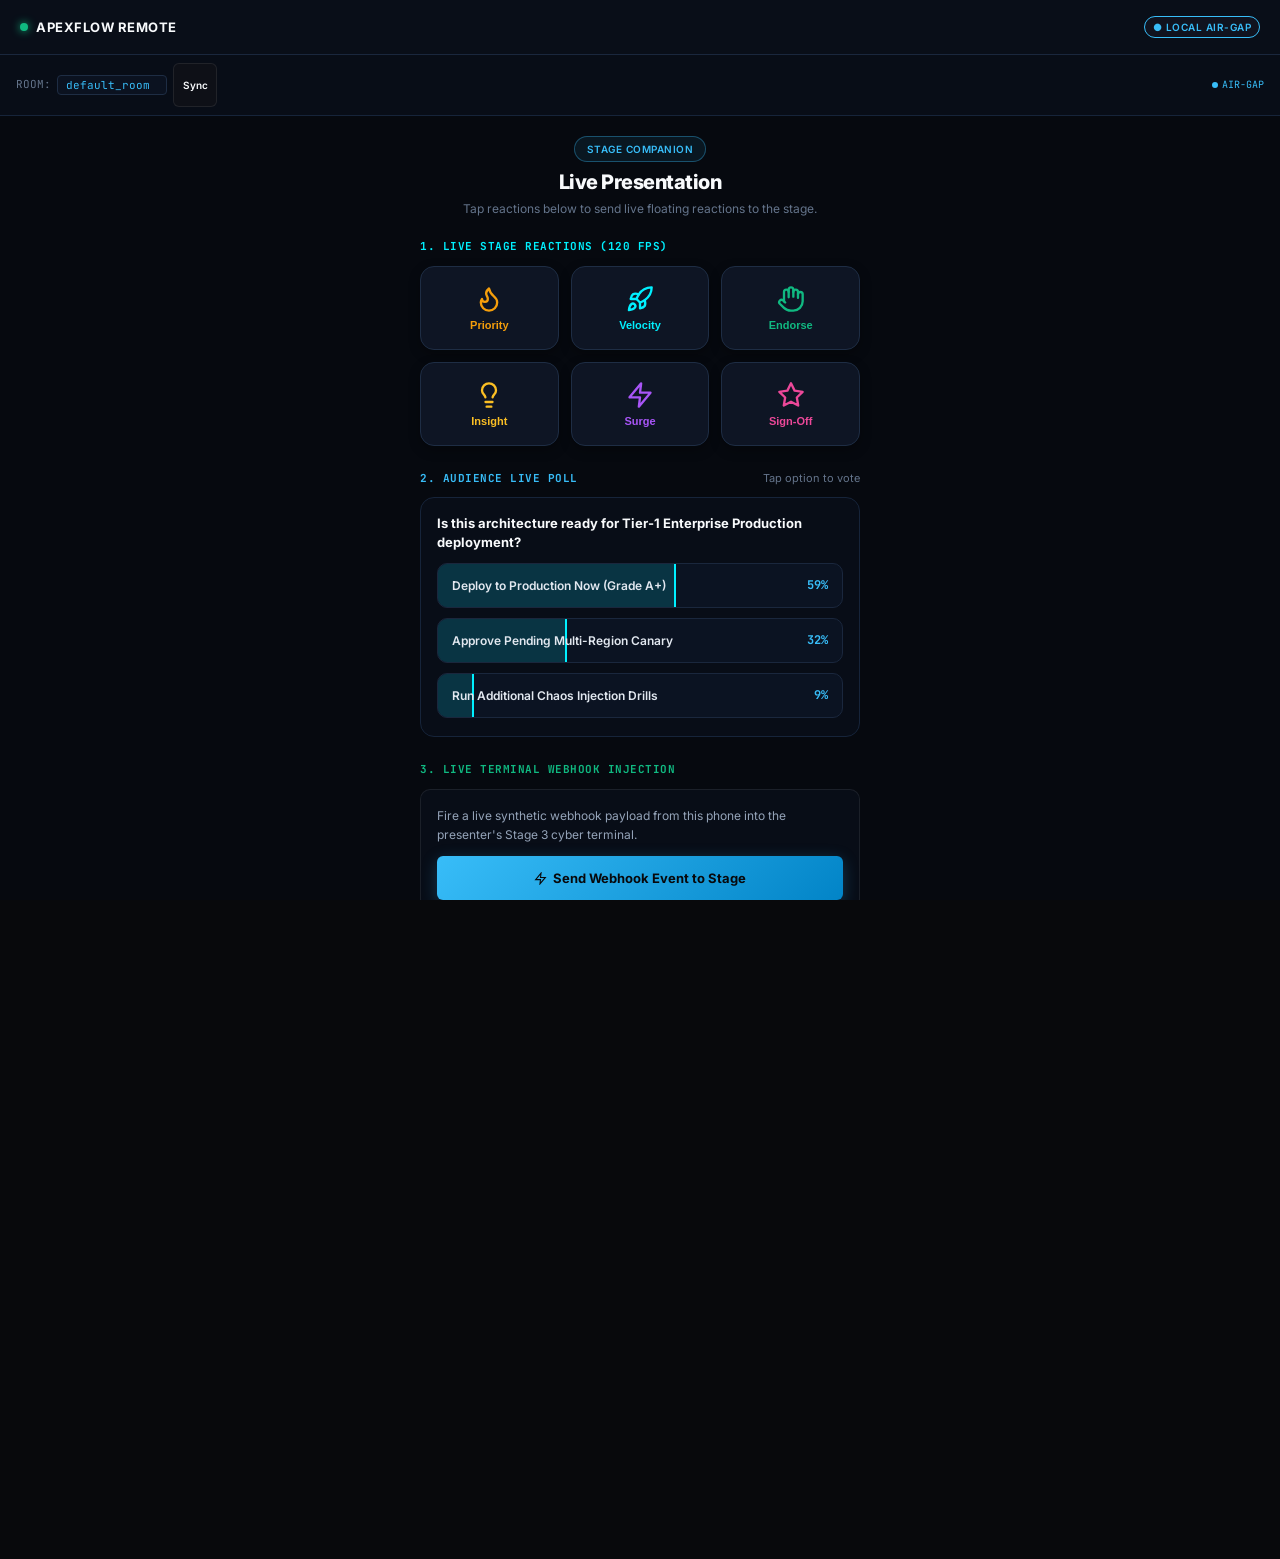
<file: remote.html>
<!DOCTYPE html>
<html lang="en">
<!--
  =========================================================================================
  MODULE: APEXFLOW OS — Audience Mobile Smart Phone Remote PWA
  -----------------------------------------------------------------------------------------
  [PAGE HIGHLIGHT: remote.html — Mobile Supabase Realtime Controller & Audience Remote]
  -----------------------------------------------------------------------------------------
  ARCHITECTURAL ROLE:
  Zero-install mobile web application designed for smartphones. Audience members scan
  the Stage QR code to connect their phone as an interactive companion:
    1. Instant 120 FPS Reaction Pad with Dual-Relay (Air-gap BroadcastChannel + Supabase Cloud)
    2. Real-Time Interactive Audience Polling with live dynamic bar updates
    3. Live Webhook Trigger: Inject simulated payloads directly into presenter's terminal
    4. Remote Stage Navigation: Next/Prev controls for presenter mobility
    5. Audience Live Q&A Backchannel: Submit questions and upvote peer inquiries (T049)
    6. Multi-Tenant Supabase Cloud Mesh: Cross-auditorium remote sync with zero upload air-gap fallback
  
  UI/UX PRO MAX MOBILE INTELLIGENCE:
    - Minimum 48x48px thumb-friendly touch targets with active scale feedback
    - OLED `#070A10` deep black aesthetic with crisp 1px borders
    - Real-time event synchronization via BroadcastChannel & LocalStorage fallback
  =========================================================================================
-->
<head>
  <meta charset="UTF-8">
  <meta name="viewport" content="width=device-width, initial-scale=1.0, maximum-scale=1.0, user-scalable=no, viewport-fit=cover">
  <meta name="theme-color" content="#070A10">
  <meta name="apple-mobile-web-app-capable" content="yes">
  <meta name="apple-mobile-web-app-status-bar-style" content="black-translucent">
  <title>APEXFLOW • Audience Mobile Remote</title>
  
  <!-- Autonomous Offline PWA Manifest & Icons (Task T104) -->
  <link rel="manifest" href="manifest.json">
  <link rel="icon" type="image/svg+xml" href="icon.svg">
  
  <link rel="preconnect" href="https://fonts.googleapis.com">
  <link rel="preconnect" href="https://fonts.gstatic.com" crossorigin>
  <link href="https://fonts.googleapis.com/css2?family=Inter:wght@400;500;600;700;800&family=JetBrains+Mono:wght@400;500;700&display=swap" rel="stylesheet">
  <link rel="stylesheet" href="src/styles/main.css">
  <link rel="stylesheet" href="src/styles/shaders.css">

  <style>
    body {
      background: #06090F;
      color: #F8FAFC;
      font-family: var(--font-sans);
      margin: 0;
      padding: 0;
      user-select: none;
      -webkit-user-select: none;
      -webkit-tap-highlight-color: transparent;
      overflow-x: hidden;
      min-height: 100vh;
      display: flex;
      flex-direction: column;
    }

    .reaction-grid {
      display: grid;
      grid-template-columns: repeat(3, 1fr);
      gap: 12px;
      margin-bottom: 24px;
    }

    .reaction-btn {
      height: 84px;
      background: #0E1524;
      border: 1px solid #1E2D44;
      border-radius: 14px;
      display: flex;
      flex-direction: column;
      align-items: center;
      justify-content: center;
      gap: 6px;
      cursor: pointer;
      transition: all 0.12s cubic-bezier(0.4, 0, 0.2, 1);
      box-shadow: 0 4px 12px rgba(0,0,0,0.3);
    }

    .reaction-btn:active {
      transform: scale(0.92);
      background: #16243C;
      border-color: #00F0FF;
      box-shadow: 0 0 20px rgba(0,240,255,0.4);
    }

    .poll-option-card {
      background: #0B1220;
      border: 1px solid #1A273D;
      border-radius: 10px;
      padding: 12px 16px;
      margin-bottom: 10px;
      cursor: pointer;
      position: relative;
      overflow: hidden;
      transition: all 0.15s ease;
    }

    .poll-option-card:active {
      border-color: #38BDF8;
    }

    .poll-bar-fill {
      position: absolute;
      left: 0;
      top: 0;
      bottom: 0;
      background: rgba(56, 189, 248, 0.15);
      border-right: 2px solid #38BDF8;
      transition: width 0.4s ease;
      pointer-events: none;
    }
  </style>
</head>
<body>

  <!-- Top Mobile Bar -->
  <header style="padding: 16px 20px; background: rgba(10, 15, 26, 0.95); border-bottom: 1px solid #1A273D; display: flex; justify-content: space-between; align-items: center; backdrop-filter: blur(12px); position: sticky; top: 0; z-index: 100;">
    <div style="display: flex; align-items: center; gap: 8px;">
      <div style="width: 8px; height: 8px; border-radius: 50%; background: #10B981; box-shadow: 0 0 8px #10B981;"></div>
      <div style="font-size: 13px; font-weight: 700; letter-spacing: 0.5px;">APEXFLOW REMOTE</div>
    </div>
    <span id="remoteConnBadge" class="cyber-badge badge-emerald" style="font-size: 10px; padding: 2px 8px;">
      ● CONNECTED
    </span>
  </header>
 
  <!-- [PAGE HIGHLIGHT: remote.html — Supabase Realtime Cloud Mesh Room Pairing] -->
  <div id="remoteCloudPairingBar" style="padding: 8px 16px; background: #080D17; border-bottom: 1px solid #16243A; display: flex; justify-content: space-between; align-items: center; font-family: var(--font-mono); font-size: 11px;">
    <div style="display: flex; align-items: center; gap: 6px; flex: 1;">
      <span style="color: #64748B;">ROOM:</span>
      <input type="text" id="remoteRoomInput" value="default_room" placeholder="room_id" style="background: #0B1220; border: 1px solid #1E2D44; border-radius: 4px; color: #38BDF8; font-family: var(--font-mono); font-size: 11px; padding: 2px 8px; width: 110px;">
      <button id="btnRemoteSyncRoom" class="btn btn-secondary" style="height: 24px; padding: 0 8px; font-size: 10px;">Sync</button>
    </div>
    <div id="remoteCloudStatus" style="color: #64748B; font-size: 10px; display: flex; align-items: center; gap: 4px;">
      <span style="width: 6px; height: 6px; border-radius: 50%; background: #38BDF8; display: inline-block;"></span>
      <span>AIR-GAP</span>
    </div>
  </div>

  <!-- Presenter Rehearsal Telemetry Strip (Task T164) -->
  <div id="remotePresenterRehearsalStrip" style="display: none; padding: 10px 16px; background: #0B1322; border-bottom: 1px solid rgba(0, 240, 255, 0.25); justify-content: space-between; align-items: center; font-family: var(--font-mono, monospace); font-size: 11px;">
    <div style="display: flex; align-items: center; gap: 8px;">
      <span style="color: #64748B;">CADENCE:</span>
      <span id="remoteWpmPill" style="color: #10B981; font-weight: 700;">0 WPM</span>
      <span id="remotePacePill" class="cyber-badge" style="font-size: 9px; padding: 1px 5px; color: #10B981; border-color: #10B981;">STANDBY</span>
    </div>
    <div style="display: flex; align-items: center; gap: 6px;">
      <span style="color: #64748B;">BUDGET:</span>
      <span id="remoteBudgetTimer" style="color: #00F0FF; font-weight: 700;">01:30</span>
    </div>
  </div>

  <!-- Main Mobile Content Area -->
  <main style="flex: 1; padding: 20px; max-width: 480px; margin: 0 auto; width: 100%; box-sizing: border-box;">
    
    <!-- Active Presentation Header -->
    <div style="margin-bottom: 20px; text-align: center;">
      <span class="cyber-badge badge-cyan" style="font-size: 10px;">STAGE COMPANION</span>
      <h1 id="remoteProjectTitle" style="font-size: 20px; font-weight: 800; margin: 8px 0 4px 0; color: #F8FAFC;">
        Live Presentation
      </h1>
      <p style="font-size: 12px; color: #64748B; margin: 0;">Tap reactions below to send live floating reactions to the stage.</p>
    </div>

    <!-- Section 1: Reaction Pad -->
    <div style="margin-bottom: 24px;">
      <div style="font-size: 11px; font-family: var(--font-mono); color: #00F0FF; font-weight: 700; margin-bottom: 10px; letter-spacing: 0.5px;">
        1. LIVE STAGE REACTIONS (120 FPS)
      </div>

      <div class="reaction-grid">
        <button class="reaction-btn" data-reaction="priority">
          <svg width="28" height="28" viewBox="0 0 24 24" fill="none" stroke="#F59E0B" stroke-width="2" stroke-linecap="round" stroke-linejoin="round">
            <path d="M8.5 14.5A2.5 2.5 0 0 0 11 12c0-1.38-.5-2-1-3-1.072-2.143-.224-4.054 2-6 .5 2.5 2 4.9 4 6.5 2 1.6 3 3.5 3 5.5a7 7 0 1 1-14 0c0-1.153.433-2.294 1-3a2.5 2.5 0 0 0 2.5 2.5z"></path>
          </svg>
          <span style="font-size: 11px; color: #F59E0B; font-weight: 600;">Priority</span>
        </button>
        <button class="reaction-btn" data-reaction="impact">
          <svg width="28" height="28" viewBox="0 0 24 24" fill="none" stroke="#00F0FF" stroke-width="2" stroke-linecap="round" stroke-linejoin="round">
            <path d="M4.5 16.5c-1.5 1.26-2 5-2 5s3.74-.5 5-2c.71-.84.7-2.13-.09-2.91a2.18 2.18 0 0 0-2.91-.09z"></path>
            <path d="m12 15-3-3a22 22 0 0 1 2-3.95A12.88 12.88 0 0 1 22 2c0 2.72-.78 7.5-6 11a22.35 22.35 0 0 1-4 2z"></path>
            <path d="M9 12H4s.55-3.03 2-4c1.62-1.08 5 0 5 0"></path>
            <path d="M12 15v5s3.03-.55 4-2c1.08-1.62 0-5 0-5"></path>
          </svg>
          <span style="font-size: 11px; color: #00F0FF; font-weight: 600;">Velocity</span>
        </button>
        <button class="reaction-btn" data-reaction="endorse">
          <svg width="28" height="28" viewBox="0 0 24 24" fill="none" stroke="#10B981" stroke-width="2" stroke-linecap="round" stroke-linejoin="round">
            <path d="M18 11V6a2 2 0 0 0-2-2v0a2 2 0 0 0-2 2v0"></path>
            <path d="M14 10V4a2 2 0 0 0-2-2v0a2 2 0 0 0-2 2v2"></path>
            <path d="M10 10.5V6a2 2 0 0 0-2-2v0a2 2 0 0 0-2 2v8"></path>
            <path d="M18 8a2 2 0 1 1 4 0v6a8 8 0 0 1-8 8h-2c-2.8 0-4.5-.86-5.99-2.34l-3.6-3.6a2 2 0 0 1 2.83-2.82L7 15"></path>
          </svg>
          <span style="font-size: 11px; color: #10B981; font-weight: 600;">Endorse</span>
        </button>
        <button class="reaction-btn" data-reaction="insight">
          <svg width="28" height="28" viewBox="0 0 24 24" fill="none" stroke="#FBBF24" stroke-width="2" stroke-linecap="round" stroke-linejoin="round">
            <path d="M9 18h6"></path>
            <path d="M10 22h4"></path>
            <path d="M15.09 14c.18-.98.65-1.74 1.41-2.5A4.65 4.65 0 0 0 18 8 6 6 0 0 0 6 8c0 1 .23 2.23 1.5 3.5.76.76 1.23 1.52 1.41 2.5"></path>
          </svg>
          <span style="font-size: 11px; color: #FBBF24; font-weight: 600;">Insight</span>
        </button>
        <button class="reaction-btn" data-reaction="surge">
          <svg width="28" height="28" viewBox="0 0 24 24" fill="none" stroke="#A855F7" stroke-width="2" stroke-linecap="round" stroke-linejoin="round">
            <polygon points="13 2 3 14 12 14 11 22 21 10 12 10 13 2"></polygon>
          </svg>
          <span style="font-size: 11px; color: #A855F7; font-weight: 600;">Surge</span>
        </button>
        <button class="reaction-btn" data-reaction="signoff">
          <svg width="28" height="28" viewBox="0 0 24 24" fill="none" stroke="#EC4899" stroke-width="2" stroke-linecap="round" stroke-linejoin="round">
            <polygon points="12 2 15.09 8.26 22 9.27 17 14.14 18.18 21.02 12 17.77 5.82 21.02 7 14.14 2 9.27 8.91 8.26 12 2"></polygon>
          </svg>
          <span style="font-size: 11px; color: #EC4899; font-weight: 600;">Sign-Off</span>
        </button>
      </div>
    </div>

    <!-- Section 2: Live Audience Polling (Task T073) -->
    <div style="margin-bottom: 24px;">
      <div style="display: flex; justify-content: space-between; align-items: baseline; margin-bottom: 10px;">
        <div style="font-size: 11px; font-family: var(--font-mono); color: #38BDF8; font-weight: 700; letter-spacing: 0.5px;">
          2. AUDIENCE LIVE POLL
        </div>
        <span id="pollVoteStatus" style="font-size: 11px; color: #64748B;">Tap option to vote</span>
      </div>

      <div style="background: #080D17; border: 1px solid #16243A; border-radius: 14px; padding: 16px;">
        <div id="mobilePollQuestion" style="font-size: 13px; font-weight: 700; color: #F8FAFC; margin-bottom: 12px; line-height: 1.4;">
          Which engineering factor is most valuable to your team?
        </div>

        <div id="mobilePollOptionsList" style="display: flex; flex-direction: column; gap: 8px;">
          <!-- Rendered dynamically via JS -->
        </div>

        <div id="mobilePollStatusNotice" style="display: none; margin-top: 10px; font-size: 11px; font-family: var(--font-mono); color: #10B981; text-align: center;">
          Consensus Recorded • Poll Concluded
        </div>
      </div>
    </div>

    <!-- Section 3: Live Test Webhook Ingestion -->
    <div style="margin-bottom: 24px;">
      <div style="font-size: 11px; font-family: var(--font-mono); color: #10B981; font-weight: 700; margin-bottom: 10px; letter-spacing: 0.5px;">
        3. LIVE TERMINAL WEBHOOK INJECTION
      </div>

      <div class="cyber-card" style="padding: 16px; background: #080D17;">
        <p style="font-size: 12px; color: #94A3B8; margin: 0 0 12px 0;">
          Fire a live synthetic webhook payload from this phone into the presenter's Stage 3 cyber terminal.
        </p>
        <button id="btnMobileSendWebhook" class="btn btn-primary" style="width: 100%; height: 44px; font-size: 13px; font-weight: 700; display: inline-flex; align-items: center; justify-content: center; gap: 6px;">
          <svg width="13" height="13" viewBox="0 0 24 24" fill="none" stroke="currentColor" stroke-width="2"><polygon points="13 2 3 14 12 14 11 22 21 10 12 10 13 2"/></svg>
          <span>Send Webhook Event to Stage</span>
        </button>
      </div>
    </div>

    <!-- Section 4: Presenter Navigation Controls -->
    <div>
      <div style="font-size: 11px; font-family: var(--font-mono); color: #A855F7; font-weight: 700; margin-bottom: 10px; letter-spacing: 0.5px;">
        4. STAGE SLIDE CONTROLLER
      </div>

      <div style="display: grid; grid-template-columns: 1fr 1fr; gap: 12px;">
        <button id="btnRemotePrev" class="btn btn-secondary" style="height: 44px; font-size: 13px; display: inline-flex; align-items: center; justify-content: center; gap: 6px;">
          <svg width="13" height="13" viewBox="0 0 24 24" fill="none" stroke="currentColor" stroke-width="2"><line x1="19" y1="12" x2="5" y2="12"/><polyline points="12 19 5 12 12 5"/></svg>
          <span>Prev Slide</span>
        </button>
        <button id="btnRemoteNext" class="btn btn-primary" style="height: 44px; font-size: 13px; display: inline-flex; align-items: center; justify-content: center; gap: 6px;">
          <span>Next Slide</span>
          <svg width="13" height="13" viewBox="0 0 24 24" fill="none" stroke="currentColor" stroke-width="2"><line x1="5" y1="12" x2="19" y2="12"/><polyline points="12 5 19 12 12 19"/></svg>
        </button>
      </div>
    </div>

    <!-- Section 5: Live Audience Q&A Backchannel (Task T049) -->
    <div style="margin-top: 24px; margin-bottom: 24px;">
      <div style="display: flex; justify-content: space-between; align-items: center; margin-bottom: 10px;">
        <div style="font-size: 11px; font-family: var(--font-mono); color: #F59E0B; font-weight: 700; letter-spacing: 0.5px;">
          5. AUDIENCE LIVE Q&A BACKCHANNEL
        </div>
        <span class="cyber-badge badge-amber" style="font-size: 9px;">LIVE STREAM</span>
      </div>

      <div class="cyber-card" style="padding: 16px; background: #080D17;">
        <p style="font-size: 12px; color: #94A3B8; margin: 0 0 10px 0;">
          Submit questions directly to the presenter's War Room and stage spotlight.
        </p>

        <div style="display: flex; flex-direction: column; gap: 8px; margin-bottom: 10px;">
          <input type="text" id="mobileAuthorInput" placeholder="Your Name or Title (e.g. Lead Architect)" style="width: 100%; height: 38px; background: #0B1220; border: 1px solid #1E2D44; border-radius: 8px; color: #F8FAFC; padding: 0 12px; font-size: 12px;">
          <textarea id="mobileQuestionInput" rows="2" placeholder="Ask a question about this architecture..." style="width: 100%; background: #0B1220; border: 1px solid #1E2D44; border-radius: 8px; color: #F8FAFC; padding: 10px 12px; font-size: 12px; font-family: var(--font-sans);"></textarea>
        </div>

        <button id="btnSubmitQuestion" class="btn btn-primary" style="width: 100%; height: 42px; font-size: 13px; font-weight: 700; display: inline-flex; align-items: center; justify-content: center; gap: 6px;">
          <svg width="13" height="13" viewBox="0 0 24 24" fill="none" stroke="currentColor" stroke-width="2"><line x1="22" y1="2" x2="11" y2="13"/><polygon points="22 2 15 22 11 13 2 9 22 2"/></svg>
          <span>Send Question to Presenter</span>
        </button>

        <div id="questionFeedback" style="font-size: 11px; color: #10B981; font-family: var(--font-mono); text-align: center; margin-top: 8px; display: none;">
          [OK] Question dispatched to War Room!
        </div>

        <!-- Audience Questions Feed -->
        <div id="mobileQuestionsFeed" style="margin-top: 14px; display: flex; flex-direction: column; gap: 8px;">
          <!-- Dynamically populated -->
        </div>
      </div>
    </div>

  </main>

  <!-- Bottom Safe Area Footer -->
  <footer style="padding: 14px 20px; text-align: center; font-size: 11px; font-family: var(--font-mono); color: #475569; border-top: 1px solid #141E2D; background: #05080E;">
    APEXFLOW OS v1.0.0 • Mobile WebRTC Node
  </footer>

  <script type="module">
    import { remoteSync, escapeHTML } from './src/lib/remote/remote-sync.js';
    import { soundEngine } from './src/lib/audio/sound-synth.js';
    import { supabaseRealtime } from './src/lib/remote/supabase-sync.js';

    // 1. Hook Reaction buttons (Dual Broadcast: Local Air-Gap + Supabase Cloud)
    document.querySelectorAll('.reaction-btn').forEach(btn => {
      btn.addEventListener('click', () => {
        soundEngine.playClick();
        if (navigator.vibrate) navigator.vibrate(25);
        const reaction = btn.dataset.reaction || 'priority';
        remoteSync.sendReaction(reaction);
        supabaseRealtime.broadcast('REACTION_BURST', { reactionType: reaction });
      });
    });

    // 2. Dynamic Live Audience Polling Engine (Task T073)
    let currentPoll = remoteSync.getActivePoll();
    let userVotedOptionId = null;

    function renderDynamicMobilePoll(poll) {
      if (!poll) return;
      currentPoll = poll;

      const qEl = document.getElementById('mobilePollQuestion');
      const listEl = document.getElementById('mobilePollOptionsList');
      const noticeEl = document.getElementById('mobilePollStatusNotice');
      const statusEl = document.getElementById('pollVoteStatus');

      if (qEl && poll.question) {
        qEl.textContent = poll.question;
      }

      if (noticeEl) {
        if (poll.status === 'CLOSED') {
          noticeEl.style.display = 'block';
          noticeEl.textContent = `Consensus Winner: ${poll.winner || 'Consensus Reached'}`;
        } else {
          noticeEl.style.display = 'none';
        }
      }

      if (statusEl) {
        if (userVotedOptionId) {
          statusEl.textContent = '[RECORDED] Vote submitted successfully';
          statusEl.style.color = '#10B981';
        } else if (poll.status === 'CLOSED') {
          statusEl.textContent = 'Voting closed';
          statusEl.style.color = '#EF4444';
        } else {
          statusEl.textContent = 'Tap option to vote';
          statusEl.style.color = '#64748B';
        }
      }

      if (!listEl) return;
      listEl.innerHTML = '';

      const totalVotes = poll.totalVotes || 0;
      const options = poll.options || [];

      options.forEach((opt, idx) => {
        const votes = opt.votes || 0;
        const pct = totalVotes > 0 ? Math.round((votes / totalVotes) * 100) : 0;
        const isSelected = (userVotedOptionId === opt.id);
        const isWinner = (poll.status === 'CLOSED' && poll.winnerId === opt.id);

        const card = document.createElement('div');
        card.className = 'poll-option-card';
        card.style.cssText = `position: relative; overflow: hidden; background: #0B1322; border: 1px solid ${isSelected ? '#00F0FF' : (isWinner ? '#10B981' : '#1A273D')}; border-radius: 10px; padding: 12px 14px; cursor: pointer; transition: all 0.2s ease; margin-bottom: 2px;`;

        card.innerHTML = `
          <div class="poll-bar-fill" style="position: absolute; left: 0; top: 0; bottom: 0; width: ${pct}%; background: rgba(0, 240, 255, 0.15); border-right: 2px solid ${isWinner ? '#10B981' : '#00F0FF'}; transition: width 0.3s ease;"></div>
          <div style="display: flex; justify-content: space-between; align-items: center; position: relative; z-index: 2; font-size: 12px;">
            <span style="color: ${isSelected ? '#00F0FF' : '#E2E8F0'}; font-weight: 600;">
              ${isSelected ? '● ' : ''}${escapeHTML(opt.text)}
              ${isWinner ? ' (Winner)' : ''}
            </span>
            <span style="font-family: var(--font-mono); color: #38BDF8; font-weight: 700; font-size: 12px;">
              ${pct}%
            </span>
          </div>
        `;

        if (poll.status === 'ACTIVE') {
          card.addEventListener('click', () => {
            userVotedOptionId = opt.id;
            soundEngine.playSuccess();
            if (navigator.vibrate) navigator.vibrate([30, 40, 30]);
            remoteSync.submitDynamicPollVote(poll.id, opt.id);
            renderDynamicMobilePoll(currentPoll);
          });
        }

        listEl.appendChild(card);
      });
    }

    // Initial mobile poll render
    renderDynamicMobilePoll(currentPoll);

    // 3. Hook Webhook Trigger
    const btnWebhook = document.getElementById('btnMobileSendWebhook');
    if (btnWebhook) {
      btnWebhook.addEventListener('click', () => {
        soundEngine.playClick();
        if (navigator.vibrate) navigator.vibrate(30);
        remoteSync.sendWebhookTrigger({
          source: 'Mobile Remote PWA',
          ip: '192.168.1.104',
          action: 'trigger_stage_pipeline'
        });
        btnWebhook.innerHTML = '<svg width="13" height="13" viewBox="0 0 24 24" fill="none" stroke="currentColor" stroke-width="2.5"><polyline points="20 6 9 17 4 12"/></svg> <span>Payload Dispatched to Stage!</span>';
        btnWebhook.style.background = '#10B981';
        setTimeout(() => {
          btnWebhook.innerHTML = '<svg width="13" height="13" viewBox="0 0 24 24" fill="none" stroke="currentColor" stroke-width="2"><polygon points="13 2 3 14 12 14 11 22 21 10 12 10 13 2"/></svg> <span>Send Webhook Event to Stage</span>';
          btnWebhook.style.background = '';
        }, 1600);
      });
    }

    // 4. Hook Stage Navigators (Dual Broadcast: Local Air-Gap + Supabase Cloud)
    document.getElementById('btnRemotePrev')?.addEventListener('click', () => {
      soundEngine.playClick();
      if (navigator.vibrate) navigator.vibrate(20);
      remoteSync.navigateStage('prev');
      supabaseRealtime.broadcast('SLIDE_NAV', { direction: 'prev' });
    });

    document.getElementById('btnRemoteNext')?.addEventListener('click', () => {
      soundEngine.playClick();
      if (navigator.vibrate) navigator.vibrate(20);
      remoteSync.navigateStage('next');
      supabaseRealtime.broadcast('SLIDE_NAV', { direction: 'next' });
    });

    // [PAGE HIGHLIGHT: remote.html — Supabase Realtime Mobile Controller Sync]
    const remoteConnBadge = document.getElementById('remoteConnBadge');
    const remoteCloudStatus = document.getElementById('remoteCloudStatus');
    const remoteRoomInput = document.getElementById('remoteRoomInput');
    const btnRemoteSyncRoom = document.getElementById('btnRemoteSyncRoom');

    function updateRemoteConnectionUI(status) {
      if (status.state === 'connected') {
        if (remoteConnBadge) {
          remoteConnBadge.className = 'cyber-badge badge-emerald';
          remoteConnBadge.textContent = `● SUPABASE CLOUD (${status.latencyMs}ms)`;
        }
        if (remoteCloudStatus) {
          remoteCloudStatus.innerHTML = '<span style="width: 6px; height: 6px; border-radius: 50%; background: #10B981; display: inline-block;"></span><span style="color: #10B981;">CONNECTED</span>';
        }
      } else if (status.state === 'connecting') {
        if (remoteConnBadge) {
          remoteConnBadge.className = 'cyber-badge badge-amber';
          remoteConnBadge.textContent = '● CONNECTING...';
        }
        if (remoteCloudStatus) {
          remoteCloudStatus.innerHTML = '<span style="width: 6px; height: 6px; border-radius: 50%; background: #F59E0B; display: inline-block;"></span><span style="color: #F59E0B;">CONNECTING</span>';
        }
      } else {
        if (remoteConnBadge) {
          remoteConnBadge.className = 'cyber-badge';
          remoteConnBadge.style.color = '#38BDF8';
          remoteConnBadge.style.borderColor = '#38BDF8';
          remoteConnBadge.textContent = '● LOCAL AIR-GAP';
        }
        if (remoteCloudStatus) {
          remoteCloudStatus.innerHTML = '<span style="width: 6px; height: 6px; border-radius: 50%; background: #38BDF8; display: inline-block;"></span><span style="color: #38BDF8;">AIR-GAP</span>';
        }
      }
    }

    updateRemoteConnectionUI(supabaseRealtime.getStatus());
    supabaseRealtime.subscribe(updateRemoteConnectionUI);

    btnRemoteSyncRoom?.addEventListener('click', () => {
      const room = remoteRoomInput?.value.trim() || 'default_room';
      soundEngine.playClick();
      supabaseRealtime.setRoom(room);
    });

    supabaseRealtime.on('SLIDE_CHANGE', (payload) => {
      if (payload && payload.title) {
        const titleEl = document.getElementById('remoteProjectTitle');
        if (titleEl) titleEl.textContent = payload.title;
      }
    });

    // 5. Audience Live Q&A Backchannel (Task T049 & Task T075 XSS Sanitization)
    let questionsList = [
      { id: 'q_demo1', text: 'Can this run in a multi-region active-active VPC setup?', author: 'Lead Architect', upvotes: 4 },
      { id: 'q_demo2', text: 'How is state managed between the edge workers and Redis?', author: 'DevOps Engineer', upvotes: 2 }
    ];

    const feedEl = document.getElementById('mobileQuestionsFeed');
    const inputQ = document.getElementById('mobileQuestionInput');
    const inputAuthor = document.getElementById('mobileAuthorInput');
    const btnSubmitQ = document.getElementById('btnSubmitQuestion');
    const feedbackEl = document.getElementById('questionFeedback');

    function renderQuestions() {
      if (!feedEl) return;
      feedEl.innerHTML = '';
      
      questionsList.sort((a, b) => b.upvotes - a.upvotes);

      questionsList.forEach(q => {
        const item = document.createElement('div');
        item.style.cssText = 'background: #0B1322; border: 1px solid #1E2D44; border-radius: 8px; padding: 10px 12px; display: flex; justify-content: space-between; align-items: center; gap: 8px;';
        item.innerHTML = `
          <div style="flex: 1;">
            <div style="font-size: 12px; color: #F8FAFC; line-height: 1.4; margin-bottom: 3px;">
              ${escapeHTML(q.text)}
            </div>
            <div style="font-size: 10px; color: #64748B; font-family: var(--font-mono);">
              From: <span style="color: #94A3B8;">${escapeHTML(q.author || 'Audience')}</span>
            </div>
          </div>
          <button class="btn btn-secondary btn-upvote" data-qid="${escapeHTML(q.id)}" style="height: 28px; padding: 0 10px; font-size: 11px; font-family: var(--font-mono); border-color: rgba(245, 158, 11, 0.4); color: #F59E0B; display: inline-flex; align-items: center; gap: 4px;">
            <svg width="10" height="10" viewBox="0 0 24 24" fill="none" stroke="currentColor" stroke-width="2"><path d="M14 9V5a3 3 0 0 0-3-3l-4 9v11h11.28a2 2 0 0 0 2-1.7l1.38-9a2 2 0 0 0-2-2.3zM7 22H4a2 2 0 0 1-2-2v-7a2 2 0 0 1 2-2h3"/></svg>
            <span>${q.upvotes}</span>
          </button>
        `;

        item.querySelector('.btn-upvote').addEventListener('click', () => {
          soundEngine.playClick();
          if (navigator.vibrate) navigator.vibrate(20);
          q.upvotes++;
          remoteSync.upvoteAudienceQuestion(q.id);
          renderQuestions();
        });

        feedEl.appendChild(item);
      });
    }

    renderQuestions();

    btnSubmitQ?.addEventListener('click', () => {
      const text = inputQ.value.trim();
      if (!text) return;

      soundEngine.playSuccess();
      if (navigator.vibrate) navigator.vibrate(30);
      const author = inputAuthor.value.trim() || 'Audience Member';
      const newQ = {
        id: 'q_' + Date.now(),
        text,
        author,
        timestamp: Date.now(),
        upvotes: 1
      };

      questionsList.unshift(newQ);
      remoteSync.sendAudienceQuestion(newQ);
      renderQuestions();

      inputQ.value = '';
      feedbackEl.style.display = 'block';
      setTimeout(() => feedbackEl.style.display = 'none', 2500);
    });

    // Listen for incoming questions and votes from other clients
    remoteSync.onEvent((event) => {
      if (event.type === 'POLL_VOTE' || event.type === 'POLL_CREATE_OR_UPDATE' || event.type === 'POLL_STATUS_CHANGE') {
        if (event.poll) renderDynamicMobilePoll(event.poll);
      } else if (event.type === 'AUDIENCE_QUESTION') {
        if (!questionsList.find(q => q.id === event.id)) {
          questionsList.push(event);
          renderQuestions();
        }
      } else if (event.type === 'QUESTION_UPVOTE') {
        const found = questionsList.find(q => q.id === event.questionId);
        if (found) {
          found.upvotes++;
          renderQuestions();
        }
      }
    });

    // Inbound broadcast from Human Rehearsal Playbook on stage (Task T164)
    try {
      const rehearsalChannel = new BroadcastChannel('apexflow_rehearsal_channel');
      rehearsalChannel.onmessage = (e) => {
        const data = e.data;
        if (data && data.type === 'REHEARSAL_TICK') {
          const strip = document.getElementById('remotePresenterRehearsalStrip');
          const wpmEl = document.getElementById('remoteWpmPill');
          const paceEl = document.getElementById('remotePacePill');
          const budgetEl = document.getElementById('remoteBudgetTimer');

          if (strip) strip.style.display = 'flex';
          if (wpmEl) wpmEl.textContent = `${data.wpm} WPM`;
          if (paceEl) {
            if (data.wpm < 120) {
              paceEl.textContent = 'SLOW';
              paceEl.style.color = '#00F0FF';
              paceEl.style.borderColor = '#00F0FF';
            } else if (data.wpm <= 150) {
              paceEl.textContent = 'OPTIMAL';
              paceEl.style.color = '#10B981';
              paceEl.style.borderColor = '#10B981';
            } else {
              paceEl.textContent = 'FAST';
              paceEl.style.color = '#F59E0B';
              paceEl.style.borderColor = '#F59E0B';
            }
          }
          if (budgetEl) {
            const rem = Math.max(0, data.slideBudget - data.slideElapsed);
            const m = Math.floor(rem / 60);
            const s = rem % 60;
            budgetEl.textContent = `${String(m).padStart(2, '0')}:${String(s).padStart(2, '0')}`;
            budgetEl.style.color = data.isOverage ? '#EF4444' : (rem <= 15 ? '#F59E0B' : '#10B981');
          }
        }
      };
    } catch (e) {}
  </script>
</body>
</html>
</file>
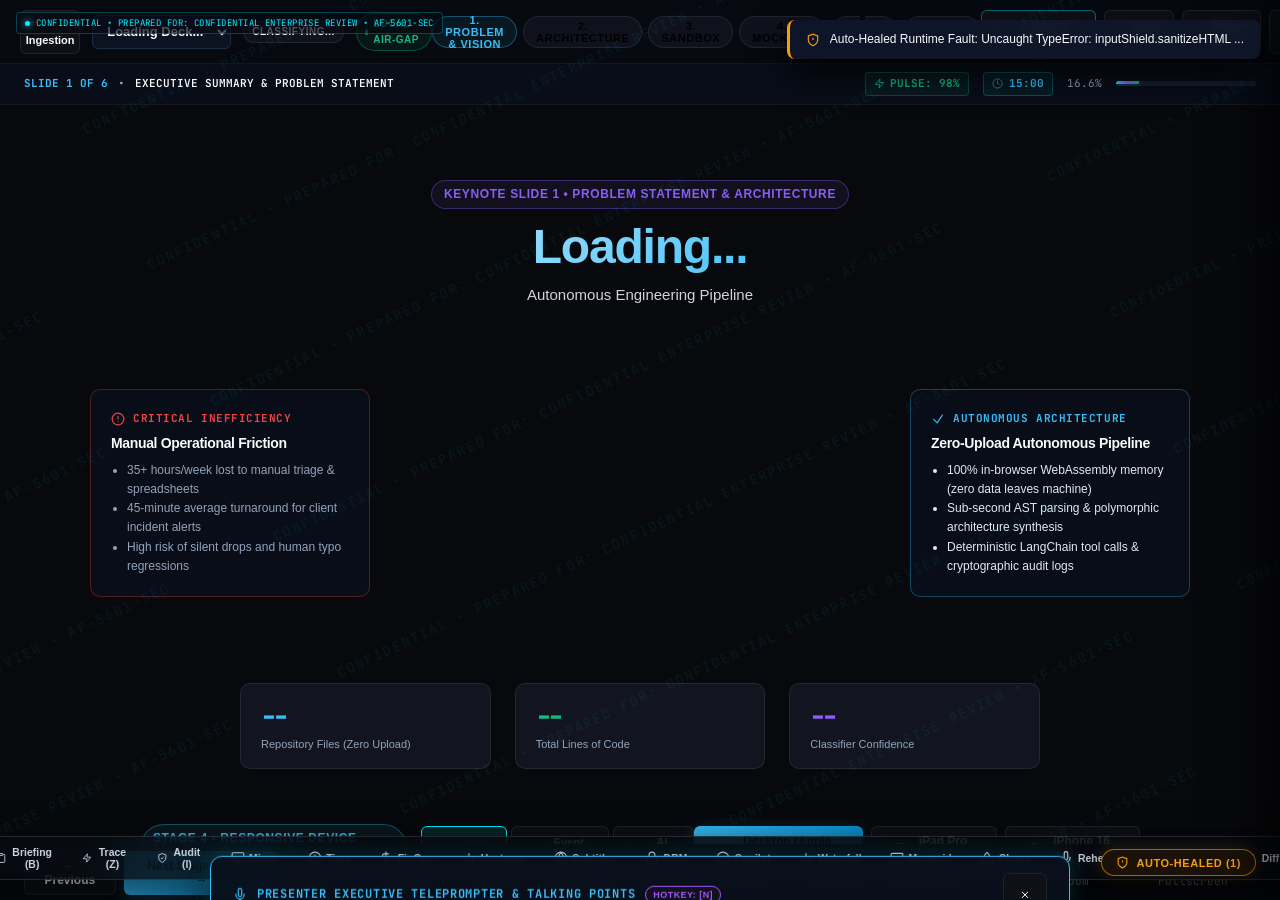
<file: stage.html>
<!DOCTYPE html>
<!--
 =========================================================================================
 [MODULE]: APEXFLOW OS — Master 120 FPS Executive Keynote Presentation Stage
 -----------------------------------------------------------------------------------------
 [ARCHITECTURAL ROLE]:
 The full-immersion stage environment. Renders the 6 Breakthrough Stages, interactive 2D
 pipeline with animated photon edges, 3D Holodeck toggle, in-browser Pyodide sandbox,
 Apple hardware frames, Bento ROI matrix, and Audience mobile QR sync.

 [KEYNOTE CAPABILITIES] (Phase 7 through 11):
   - Executive Cinematic Director Mode (Hotkey 'C', T052)
   - Executive Ambient Drone Soundscape (Hotkey 'M', T053)
   - Floating Frosted Glass Executive Control Dock (Hotkey 'H', T054)
   - Standalone 1-Click Offline Keynote Player Exporter (T055)
   - Client-Side Executive Voice Narration & Word-Boundary Karaoke Ticker (Hotkey 'V', T048)
   - Audience Live Q&A Backchannel & Question Spotlight HUD (Hotkey 'U', T049)
   - Keynote Session Recorder & Instant Replay Engine (Hotkey 'R', T050)
   - Audio-Reactive Three.js Holodeck Gravitational Waves (T051)
   - Keynote Progress Ribbon with Live Synchronized Stage Clock Bridge (T044)
   - Discreet Presenter Whisper HUD Overlay (Hotkey 'W') synced from War Room (T047)
   - Dynamic White-Label & Custom Branding Theme Engine with custom watermark (T046)
   - In-Stage Speaker Notes Prompter HUD (Hotkey 'N') with slide-by-slide talking points
   - Slide Deck Light Table / Grid Overview (Hotkey 'G') with 6 interactive cards
   - Autoplay Walkthrough Mode (Hotkey 'A') with timed cycling and audio whooshes
   - 16:9 Landscape Print / PDF Deck Exporter (Hotkey 'E' / Button 'PDF')
   - Instant Project Switcher dropdown (#stageProjectSelect)

 [HARDWARE STAGE SHORTCUTS]:
   [Space] / [→] Next Slide   |  [←] Prev Slide      |  [1]-[6] Jump to Slide
   [V] Executive Voiceover    |  [R] Record Session   |  [U] Question Spotlight
   [A] Autoplay Walkthrough   |  [G] Slides Light Table| [N] Speaker Notes HUD
   [W] Presenter Whisper HUD  |  [L] Laser Pointer   |  [S] Spotlight Mode
   [D] Neon Pen Draw          |  [C] Clear Drawing   |  [3] 2D/3D Mode
   [E] Export PDF Deck        |  [Q] QR Remote Modal |  [P] Presenter War Room
 =========================================================================================
-->
<html lang="en">
<head>
  <meta charset="UTF-8">
  <meta name="viewport" content="width=device-width, initial-scale=1.0">
  <title>APEXFLOW OS — Live 120 FPS Presentation Stage</title>
  
  <!-- Autonomous Offline PWA Manifest & Icons (Task T104) -->
  <link rel="manifest" href="manifest.json">
  <link rel="icon" type="image/svg+xml" href="icon.svg">
  <meta name="theme-color" content="#00F0FF">
  
  <link rel="preconnect" href="https://fonts.googleapis.com">
  <link rel="preconnect" href="https://fonts.gstatic.com" crossorigin>
  <link href="https://fonts.googleapis.com/css2?family=IBM+Plex+Sans:wght@300;400;500;600;700&family=JetBrains+Mono:wght@400;500;600;700&display=swap" rel="stylesheet">
  
  <link rel="stylesheet" href="src/styles/main.css">
  <link rel="stylesheet" href="src/styles/shaders.css">
  <style>
    @keyframes chaosPulseAmber {
      0%, 100% { box-shadow: 0 0 15px rgba(245, 158, 11, 0.4), inset 0 0 10px rgba(245, 158, 11, 0.2); border-color: #F59E0B; }
      50% { box-shadow: 0 0 30px rgba(245, 158, 11, 0.8), inset 0 0 20px rgba(245, 158, 11, 0.4); border-color: #FCD34D; }
    }
    @keyframes chaosPulseRose {
      0%, 100% { box-shadow: 0 0 18px rgba(244, 63, 94, 0.5), inset 0 0 12px rgba(244, 63, 94, 0.3); border-color: #F43F5E; }
      50% { box-shadow: 0 0 35px rgba(244, 63, 94, 0.9), inset 0 0 24px rgba(244, 63, 94, 0.6); border-color: #FDA4AF; }
    }
    .chaos-latency-spike {
      animation: chaosPulseAmber 1.2s infinite ease-in-out !important;
      border-color: #F59E0B !important;
      background: rgba(245, 158, 11, 0.12) !important;
    }
    .chaos-node-killed {
      animation: chaosPulseRose 0.9s infinite ease-in-out !important;
      border-color: #F43F5E !important;
      background: rgba(244, 63, 94, 0.15) !important;
      opacity: 0.82;
    }
    .chaos-node-killed div {
      text-decoration: line-through;
      text-decoration-color: #F43F5E;
    }
  </style>
</head>
<body id="stageContainer" style="background: var(--bg-oled); overflow: hidden; height: 100vh; display: flex; flex-direction: column;">

  <!-- Stage Weapons Overlays -->
  <div id="laserDot" class="laser-point" style="display: none;"></div>
  <div id="spotlightMask" class="spotlight-mask" style="display: none;"></div>

  <!-- ================= STAGE TOP HUD ================= -->
  <header style="height: 64px; border-bottom: 1px solid var(--border-subtle); background: rgba(7, 10, 16, 0.95); backdrop-filter: blur(14px); display: flex; align-items: center; justify-content: space-between; padding: 0 20px; z-index: 50;">
    
    <!-- Left: Project Selector & Archetype -->
    <div style="display: flex; align-items: center; gap: 12px;">
      <a href="index.html" class="btn btn-secondary" style="height: 34px; padding: 0 10px; font-size: 11px;" title="Back to Project Dropzone">
        ← Ingestion
      </a>
      
      <!-- Project Switcher Select -->
      <select id="stageProjectSelect" style="background: #0B1322; border: 1px solid #1E2D44; border-radius: 6px; color: #F8FAFC; height: 34px; padding: 0 10px; font-size: 13px; font-weight: 700; max-width: 260px; outline: none; cursor: pointer;">
        <option value="">Loading Deck...</option>
      </select>

      <span id="stageArchetypeBadge" class="cyber-badge" style="font-size: 10px; padding: 2px 8px;">
        Classifying...
      </span>

      <!-- [PAGE HIGHLIGHT: stage.html — Live Supabase Realtime Mesh & Air-Gap Status Indicator] -->
      <a href="admin.html" id="stageSupabaseSyncPill" class="cyber-badge badge-emerald" style="text-decoration: none; font-size: 10px; padding: 2px 8px; display: inline-flex; align-items: center; gap: 5px; cursor: pointer;" title="Supabase Realtime Cloud Mesh Status (Click to configure in Admin)">
        <span id="stageSupabaseDot" style="width: 6px; height: 6px; border-radius: 50%; background: #10B981; display: inline-block;"></span>
        <span id="stageSupabaseText">Local Air-Gap</span>
      </a>
    </div>

    <!-- Center: Stage Nav Tabs (1 to 6) -->
    <nav aria-label="Presentation Keynote Stage Navigation" style="display: flex; align-items: center; gap: 6px;">
      <button class="cyber-badge stage-nav-pill badge-cyan" data-stage="0" style="cursor: pointer; height: 32px; font-size: 11px;">1. Problem & Vision</button>
      <button class="cyber-badge stage-nav-pill" data-stage="1" style="cursor: pointer; height: 32px; font-size: 11px;">2. Architecture</button>
      <button class="cyber-badge stage-nav-pill" data-stage="2" style="cursor: pointer; height: 32px; font-size: 11px;">3. Sandbox</button>
      <button class="cyber-badge stage-nav-pill" data-stage="3" style="cursor: pointer; height: 32px; font-size: 11px;">4. Mockups</button>
      <button class="cyber-badge stage-nav-pill" data-stage="4" style="cursor: pointer; height: 32px; font-size: 11px;">5. Bento ROI</button>
      <button class="cyber-badge stage-nav-pill" data-stage="5" style="cursor: pointer; height: 32px; font-size: 11px;">6. Remote</button>
    </nav>

    <!-- Right: Presentation Keynote Weapons & Actions -->
    <div style="display: flex; align-items: center; gap: 8px;">
      <button id="btnCommandPalette" class="btn btn-secondary" style="height: 34px; font-size: 11px; padding: 0 10px; border-color: rgba(0, 240, 255, 0.4); font-family: var(--font-mono); display: inline-flex; align-items: center; gap: 6px;" title="Executive Command Palette (Cmd+K / Ctrl+K)">
        <svg width="13" height="13" viewBox="0 0 24 24" fill="none" stroke="currentColor" stroke-width="2"><path d="M18 3a3 3 0 0 0-3 3v12a3 3 0 0 0 3 3 3 3 0 0 0 3-3 3 3 0 0 0-3-3H6a3 3 0 0 0-3 3 3 3 0 0 0 3 3 3 3 0 0 0 3-3V6a3 3 0 0 0-3-3 3 3 0 0 0-3 3 3 3 0 0 0 3 3h12a3 3 0 0 0 3-3 3 3 0 0 0-3-3z"></path></svg>
        <span>Palette (Cmd+K)</span>
      </button>
      <button id="btnVoiceNarrate" class="btn btn-secondary" style="height: 34px; font-size: 11px; padding: 0 10px; display: inline-flex; align-items: center; gap: 6px;" title="Executive Audio Voiceover (V)">
        <svg width="13" height="13" viewBox="0 0 24 24" fill="none" stroke="currentColor" stroke-width="2"><polygon points="11 5 6 9 2 9 2 15 6 15 11 19 11 5"></polygon><path d="M19.07 4.93a10 10 0 0 1 0 14.14M15.54 8.46a5 5 0 0 1 0 7.07"></path></svg>
        <span>Voice (V)</span>
      </button>
      <button id="btnRecordSession" class="btn btn-secondary" style="height: 34px; font-size: 11px; padding: 0 10px; display: inline-flex; align-items: center; gap: 6px;" title="Record Presentation Session (R)">
        <svg width="13" height="13" viewBox="0 0 24 24" fill="none" stroke="#EF4444" stroke-width="2"><circle cx="12" cy="12" r="9"></circle><circle cx="12" cy="12" r="3" fill="#EF4444"></circle></svg>
        <span>Record (R)</span>
      </button>
      <button id="btnRecordTeaser" class="btn btn-secondary" style="height: 34px; font-size: 11px; padding: 0 10px; display: inline-flex; align-items: center; gap: 6px;" title="Export 10s Cinematic Keynote Teaser Video (K)">
        <svg width="13" height="13" viewBox="0 0 24 24" fill="none" stroke="currentColor" stroke-width="2"><rect x="2" y="2" width="20" height="20" rx="2.18" ry="2.18"></rect><line x1="7" y1="2" x2="7" y2="22"></line><line x1="17" y1="2" x2="17" y2="22"></line><line x1="2" y1="12" x2="22" y2="12"></line><line x1="2" y1="7" x2="7" y2="7"></line><line x1="2" y1="17" x2="7" y2="17"></line><line x1="17" y1="17" x2="22" y2="17"></line><line x1="17" y1="7" x2="22" y2="7"></line></svg>
        <span>Teaser (K)</span>
      </button>
      <button id="btnAutoplay" class="btn btn-secondary" style="height: 34px; font-size: 11px; padding: 0 10px; display: inline-flex; align-items: center; gap: 6px;" title="Autoplay Presentation Walkthrough (A)">
        <svg width="12" height="12" viewBox="0 0 24 24" fill="currentColor"><polygon points="5 3 19 12 5 21 5 3"></polygon></svg>
        <span>Autoplay (A)</span>
      </button>
      <button id="btnSlidesGrid" class="btn btn-secondary" style="height: 34px; font-size: 11px; padding: 0 10px; display: inline-flex; align-items: center; gap: 6px;" title="Slide Grid / Light Table (G)">
        <svg width="13" height="13" viewBox="0 0 24 24" fill="none" stroke="currentColor" stroke-width="2"><rect x="3" y="3" width="7" height="7"></rect><rect x="14" y="3" width="7" height="7"></rect><rect x="14" y="14" width="7" height="7"></rect><rect x="3" y="14" width="7" height="7"></rect></svg>
        <span>Slides (G)</span>
      </button>
      <button id="btnSpeakerNotes" class="btn btn-secondary" style="height: 34px; font-size: 11px; padding: 0 10px; display: inline-flex; align-items: center; gap: 6px;" title="Toggle Speaker Notes HUD (N)">
        <svg width="13" height="13" viewBox="0 0 24 24" fill="none" stroke="currentColor" stroke-width="2"><path d="M14 2H6a2 2 0 0 0-2 2v16a2 2 0 0 0 2 2h12a2 2 0 0 0 2-2V8z"></path><polyline points="14 2 14 8 20 8"></polyline><line x1="16" y1="13" x2="8" y2="13"></line><line x1="16" y1="17" x2="8" y2="17"></line></svg>
        <span>Notes (N)</span>
      </button>
      <button id="btnExportPdf" class="btn btn-secondary" style="height: 34px; font-size: 11px; padding: 0 10px; display: inline-flex; align-items: center; gap: 6px;" title="Export 16:9 Landscape PDF Slides Deck">
        <svg width="13" height="13" viewBox="0 0 24 24" fill="none" stroke="currentColor" stroke-width="2"><path d="M14 2H6a2 2 0 0 0-2 2v16a2 2 0 0 0 2 2h12a2 2 0 0 0 2-2V8z"></path><polyline points="14 2 14 8 20 8"></polyline><line x1="9" y1="15" x2="15" y2="15"></line></svg>
        <span>PDF</span>
      </button>
      
      <!-- Autonomous Offline Vault Status Indicator (Task T104) -->
      <div id="offlineVaultContainer" style="display: inline-flex; align-items: center;"></div>

      <button id="btnExportBundle" class="btn btn-secondary" style="height: 34px; font-size: 11px; padding: 0 10px; display: inline-flex; align-items: center; gap: 6px;" title="Export Standalone Offline Keynote Player Bundle (T055)">
        <svg width="13" height="13" viewBox="0 0 24 24" fill="none" stroke="currentColor" stroke-width="2"><path d="M21 16V8a2 2 0 0 0-1-1.73l-7-4a2 2 0 0 0-2 0l-7 4A2 2 0 0 0 3 8v8a2 2 0 0 0 1 1.73l7 4a2 2 0 0 0 2 0l7-4A2 2 0 0 0 21 16z"></path><polyline points="3.27 6.96 12 12.01 20.73 6.96"></polyline><line x1="12" y1="22.08" x2="12" y2="12"></line></svg>
        <span>Bundle</span>
      </button>
      <button id="btnToggleQr" class="btn btn-primary" style="height: 34px; padding: 0 12px; font-size: 11px; display: inline-flex; align-items: center; gap: 6px;" title="Audience QR Remote (Q)">
        <svg width="13" height="13" viewBox="0 0 24 24" fill="none" stroke="currentColor" stroke-width="2"><rect x="5" y="2" width="14" height="20" rx="2" ry="2"></rect><line x1="12" y1="18" x2="12.01" y2="18"></line></svg>
        <span>Remote (Q)</span>
      </button>
    </div>

  </header>

  <!-- ================= SLIDE PROGRESS RIBBON (Task T032, T044 & T060) ================= -->
  <div style="background: #080D18; border-bottom: 1px solid var(--border-subtle); padding: 8px 24px; display: flex; align-items: center; justify-content: space-between; font-size: 11px; font-family: var(--font-mono); color: var(--text-muted); z-index: 45;">
    <div style="display: flex; align-items: center; gap: 10px;">
      <span id="currentSlideNumberBadge" style="color: var(--accent-cyan); font-weight: 700;">SLIDE 1 OF 6</span>
      <span>•</span>
      <span id="currentSlideTitleBadge" style="color: #F8FAFC; font-weight: 600;">EXECUTIVE SUMMARY & PROBLEM STATEMENT</span>
    </div>
    <div style="display: flex; align-items: center; gap: 14px;">
      <!-- Live Audience Pulse & Sentiment Heatmap HUD (Task T060) -->
      <div id="stageAudiencePulseBadge" style="display: flex; align-items: center; gap: 5px; padding: 2px 8px; border-radius: 4px; background: rgba(16, 185, 129, 0.08); border: 1px solid rgba(16, 185, 129, 0.3); font-size: 11px; font-family: var(--font-mono); color: #10B981;" title="Live Audience Sentiment & Interaction Heatmap">
        <svg width="11" height="11" viewBox="0 0 24 24" fill="none" stroke="currentColor" stroke-width="2"><polygon points="13 2 3 14 12 14 11 22 21 10 12 10 13 2"></polygon></svg>
        <span id="stageAudiencePulseText" style="font-weight: 700;">PULSE: 98%</span>
      </div>
      <!-- Synchronized Stage Clock Bridge (T044) -->
      <div id="stageClockBridgeContainer" style="display: flex; align-items: center; gap: 6px; padding: 2px 8px; border-radius: 4px; background: rgba(0, 240, 255, 0.06); border: 1px solid rgba(0, 240, 255, 0.25);">
        <svg width="11" height="11" viewBox="0 0 24 24" fill="none" stroke="#64748B" stroke-width="2"><circle cx="12" cy="12" r="10"></circle><polyline points="12 6 12 12 16 14"></polyline></svg>
        <span id="stageClockBridgeText" style="color: var(--accent-cyan); font-weight: 700;">15:00</span>
      </div>
      <span id="slideProgressPct">16.6%</span>
      <div style="width: 140px; height: 5px; background: #131E30; border-radius: 3px; overflow: hidden;">
        <div id="slideProgressBar" class="slide-progress-bar" style="width: 16.6%;"></div>
      </div>
    </div>
  </div>

  <!-- ================= MAIN STAGE VIEWPORT ================= -->
  <main style="flex: 1; position: relative; overflow: hidden; padding: 20px 24px;">

    <!-- STAGE 1: CINEMATIC HERO & RADAR -->
    <section id="stageSection1" style="height: 100%; display: flex; flex-direction: column; justify-content: center; align-items: center; overflow-y: auto; padding: 10px 0;">
      <div style="max-width: 1100px; width: 100%;">
        
        <div style="text-align: center; margin-bottom: 20px;">
          <span class="cyber-badge badge-violet" style="margin-bottom: 8px;">KEYNOTE SLIDE 1 • PROBLEM STATEMENT & ARCHITECTURE</span>
          <h1 id="heroTitle" style="font-size: clamp(32px, 3.8vw, 48px); font-weight: 800; margin-bottom: 6px;" class="text-gradient-cyan">
            Loading...
          </h1>
          <p id="heroTagline" style="font-size: 15px; color: var(--text-secondary); max-width: 680px; margin: 0 auto;">
            Autonomous Engineering Pipeline
          </p>
        </div>

        <!-- 3-Column Deck Layout: Problem Card | Holographic Radar | Autonomous Solution Card -->
        <div style="display: grid; grid-template-columns: 280px 1fr 280px; gap: 20px; align-items: center; margin-bottom: 24px;">
          
          <!-- Left: The Problem -->
          <div class="cyber-card" style="padding: 20px; background: #080D18; border-color: rgba(239, 68, 68, 0.3);">
            <div style="display: flex; align-items: center; gap: 8px; color: #EF4444; font-size: 11px; font-weight: 700; font-family: var(--font-mono); margin-bottom: 8px; letter-spacing: 0.05em;">
              <svg width="14" height="14" viewBox="0 0 24 24" fill="none" stroke="#EF4444" stroke-width="2" stroke-linecap="round" stroke-linejoin="round"><circle cx="12" cy="12" r="10"/><line x1="12" y1="8" x2="12" y2="12"/><line x1="12" y1="16" x2="12.01" y2="16"/></svg>
              <span>CRITICAL INEFFICIENCY</span>
            </div>
            <h4 style="font-size: 14px; font-weight: 700; color: #F8FAFC; margin-bottom: 8px;">Manual Operational Friction</h4>
            <ul style="font-size: 12px; color: #94A3B8; line-height: 1.6; padding-left: 16px; margin: 0;">
              <li>35+ hours/week lost to manual triage & spreadsheets</li>
              <li>45-minute average turnaround for client incident alerts</li>
              <li>High risk of silent drops and human typo regressions</li>
            </ul>
          </div>

          <!-- Center: Holographic Radar -->
          <div style="display: flex; flex-direction: column; align-items: center;">
            <div id="holographicRadarContainer" style="width: 320px; height: 320px; margin: 0 auto 12px auto;"></div>
            <div id="heroTechPills" style="display: flex; justify-content: center; flex-wrap: wrap; gap: 6px;"></div>
          </div>

          <!-- Right: The Solution -->
          <div class="cyber-card" style="padding: 20px; background: #080D18; border-color: rgba(56, 189, 248, 0.3);">
            <div style="display: flex; align-items: center; gap: 8px; color: #38BDF8; font-size: 11px; font-weight: 700; font-family: var(--font-mono); margin-bottom: 8px; letter-spacing: 0.05em;">
              <svg width="14" height="14" viewBox="0 0 24 24" fill="none" stroke="#38BDF8" stroke-width="2" stroke-linecap="round" stroke-linejoin="round"><path d="m4.5 12.75 6 6 9-13.5"/></svg>
              <span>AUTONOMOUS ARCHITECTURE</span>
            </div>
            <h4 style="font-size: 14px; font-weight: 700; color: #F8FAFC; margin-bottom: 8px;">Zero-Upload Autonomous Pipeline</h4>
            <ul style="font-size: 12px; color: #E2E8F0; line-height: 1.6; padding-left: 16px; margin: 0;">
              <li>100% in-browser WebAssembly memory (zero data leaves machine)</li>
              <li>Sub-second AST parsing & polymorphic architecture synthesis</li>
              <li>Deterministic LangChain tool calls & cryptographic audit logs</li>
            </ul>
          </div>

        </div>

        <!-- Metric Cards -->
        <div class="grid-3" style="max-width: 800px; margin: 0 auto;">
          <div class="cyber-card" style="padding: 14px 20px;">
            <div id="heroStatFiles" style="font-size: 24px; font-weight: 800; font-family: var(--font-mono); color: var(--accent-cyan);">--</div>
            <div style="font-size: 11px; color: var(--text-muted);">Repository Files (Zero Upload)</div>
          </div>
          <div class="cyber-card" style="padding: 14px 20px;">
            <div id="heroStatLoc" style="font-size: 24px; font-weight: 800; font-family: var(--font-mono); color: var(--accent-emerald);">--</div>
            <div style="font-size: 11px; color: var(--text-muted);">Total Lines of Code</div>
          </div>
          <div class="cyber-card" style="padding: 14px 20px;">
            <div id="heroStatScore" style="font-size: 24px; font-weight: 800; font-family: var(--font-mono); color: var(--accent-violet);">--</div>
            <div style="font-size: 11px; color: var(--text-muted);">Classifier Confidence</div>
          </div>
        </div>

      </div>
    </section>

    <!-- STAGE 2: LIVING ARCHITECTURE (2D & 3D HOLODECK) -->
    <section id="stageSection2" style="display: none; height: 100%; position: relative;">
      
      <!-- Top Stage 2 Bar -->
      <div style="display: flex; justify-content: space-between; align-items: center; margin-bottom: 12px;">
        <div style="display: flex; align-items: center; gap: 10px;">
          <span class="cyber-badge badge-cyan">STAGE 2 • LIVING ARCHITECTURE</span>
          <span style="font-size: 13px; color: var(--text-muted);">Click any node to inspect source code</span>
          <button id="btnAddStageNode" class="btn btn-secondary" style="height: 32px; font-size: 11px; padding: 0 10px; border-color: rgba(0, 240, 255, 0.4); display: inline-flex; align-items: center; gap: 6px;" title="Add Live Microservice Node to Architecture (Task T058)">
            <svg width="12" height="12" viewBox="0 0 24 24" fill="none" stroke="currentColor" stroke-width="2"><line x1="12" y1="5" x2="12" y2="19"></line><line x1="5" y1="12" x2="19" y2="12"></line></svg>
            <span>Add Node</span>
          </button>
          <button id="btnTracePacketFlow" class="btn btn-secondary" style="height: 32px; font-size: 11px; padding: 0 10px; border-color: rgba(168, 85, 247, 0.5); color: #C084FC; display: inline-flex; align-items: center; gap: 6px;" title="Simulate Animated Data Packet Flow Trace (Hotkey Z)">
            <svg width="12" height="12" viewBox="0 0 24 24" fill="none" stroke="currentColor" stroke-width="2"><polygon points="13 2 3 14 12 14 11 22 21 10 12 10 13 2"></polygon></svg>
            <span>Trace (Z)</span>
          </button>
        </div>
        <div style="display: flex; align-items: center; gap: 8px;">
          <button id="btnCycleHolodeckTheme" class="btn btn-secondary" style="height: 36px; font-size: 11px; font-family: var(--font-mono); display: inline-flex; align-items: center; gap: 6px;" title="Cycle Spatial 3D Shader Theme (Shift+T)">
            <svg width="13" height="13" viewBox="0 0 24 24" fill="none" stroke="currentColor" stroke-width="2"><path d="M12 2C6.5 2 2 6.5 2 12s4.5 10 10 10c.926 0 1.648-.746 1.648-1.688 0-.437-.18-.835-.437-1.125-.29-.289-.438-.652-.438-1.125a1.64 1.64 0 0 1 1.668-1.668h1.996c3.051 0 5.563-2.512 5.563-5.563C22 6.5 17.5 2 12 2z"></path></svg>
            <span>Theme: Neon</span>
          </button>
          <button id="btn3DToggle" class="btn btn-violet" style="height: 36px; font-size: 12px;">
            3D Holodeck Galaxy (Press 3)
          </button>
        </div>
      </div>

      <!-- Interactive Subsystem Tier Filter Bar (Task T082, UI/UX Pro Max) -->
      <div id="subsystemTierFilterBar" style="display: flex; justify-content: space-between; align-items: center; background: rgba(8, 13, 24, 0.85); backdrop-filter: blur(14px); border: 1px solid #1E2D44; border-radius: 10px; padding: 6px 14px; margin-bottom: 10px; gap: 12px; flex-wrap: wrap;">
        <div style="display: flex; align-items: center; gap: 6px;">
          <span style="font-size: 11px; font-family: 'JetBrains Mono', monospace; font-weight: 700; color: #64748B; letter-spacing: 0.05em; margin-right: 4px;">TIER FILTER:</span>
          <button class="tier-filter-btn active" data-tier="all" style="height: 26px; padding: 0 10px; font-size: 11px; border-radius: 14px; border: 1px solid #00F0FF; background: rgba(0, 240, 255, 0.15); color: #00F0FF; cursor: pointer; transition: all 0.2s ease;">
            All Tiers
          </button>
          <button class="tier-filter-btn" data-tier="ingress" style="height: 26px; padding: 0 10px; font-size: 11px; border-radius: 14px; border: 1px solid #1E2D44; background: #0B1322; color: #94A3B8; cursor: pointer; transition: all 0.2s ease;">
            Ingress & API
          </button>
          <button class="tier-filter-btn" data-tier="compute" style="height: 26px; padding: 0 10px; font-size: 11px; border-radius: 14px; border: 1px solid #1E2D44; background: #0B1322; color: #94A3B8; cursor: pointer; transition: all 0.2s ease;">
            Compute & AI Core
          </button>
          <button class="tier-filter-btn" data-tier="data" style="height: 26px; padding: 0 10px; font-size: 11px; border-radius: 14px; border: 1px solid #1E2D44; background: #0B1322; color: #94A3B8; cursor: pointer; transition: all 0.2s ease;">
            Data & Storage
          </button>
          <button class="tier-filter-btn" data-tier="edge" style="height: 26px; padding: 0 10px; font-size: 11px; border-radius: 14px; border: 1px solid #1E2D44; background: #0B1322; color: #94A3B8; cursor: pointer; transition: all 0.2s ease;">
            Edge & Hardware
          </button>
        </div>

        <div style="display: flex; align-items: center; gap: 10px; font-family: 'JetBrains Mono', monospace; font-size: 11px;">
          <span id="tierHealthSummary" style="color: #10B981;">● 100% HEALTHY</span>
          <span style="color: #334155;">•</span>
          <span id="tierLatencySummary" style="color: #00F0FF;">AVG: 12ms p99</span>
          <span style="color: #334155;">•</span>
          <span id="tierActiveNodesDisplay" style="color: #A855F7;">All Active</span>
        </div>
      </div>

      <!-- 2D Canvas View -->
      <div id="stage2DView" style="position: relative; width: 100%; height: calc(100% - 105px); background: #0A0F1A; border: 1px solid var(--border-card); border-radius: var(--radius-md); overflow: hidden;">
        <svg id="pipelineSvgCanvas" style="position: absolute; width: 100%; height: 100%; pointer-events: none; z-index: 5;"></svg>
        <div id="pipelineNodesContainer" style="position: absolute; width: 100%; height: 100%; z-index: 10;"></div>
      </div>

      <!-- 3D Holodeck View -->
      <div id="stage3DView" style="display: none; width: 100%; height: calc(100% - 105px); background: radial-gradient(circle at center, #0B1220 0%, #030508 100%); border: 1px solid var(--accent-violet); border-radius: var(--radius-md); position: relative; overflow: hidden;">
        <canvas id="holodeckCanvas" style="width: 100%; height: 100%; display: block; cursor: grab;"></canvas>
        <div style="position: absolute; top: 16px; left: 16px; pointer-events: none; background: rgba(7,10,16,0.8); backdrop-filter: blur(8px); border: 1px solid var(--border-card); padding: 8px 14px; border-radius: 6px; font-size: 11px; font-family: var(--font-mono); color: var(--text-muted);">
          <span>ORBIT: DRAG MOUSE</span> • <span>ZOOM: SCROLL</span> • <span>NODE: CLICK TO INSPECT</span>
        </div>
      </div>

    </section>

    <!-- STAGE 3: REAL IN-BROWSER EXECUTION SANDBOX -->
    <section id="stageSection3" style="display: none; height: 100%; max-width: 1100px; margin: 0 auto;">
      <div style="display: flex; justify-content: space-between; align-items: center; margin-bottom: 16px;">
        <div>
          <span class="cyber-badge badge-emerald">STAGE 3 • REAL IN-BROWSER EXECUTION</span>
          <span style="font-size: 13px; color: var(--text-muted); margin-left: 12px;">Powered by Pyodide (WebAssembly)</span>
        </div>
        <div style="display: flex; gap: 12px; align-items: center;">
          <span id="sandboxStatusPill" class="cyber-badge">IDLE</span>
          <button id="btnSimulateTrigger" class="btn btn-primary" style="height: 38px; font-size: 13px; display: inline-flex; align-items: center; gap: 8px;">
            <svg width="13" height="13" viewBox="0 0 24 24" fill="none" stroke="currentColor" stroke-width="2"><polygon points="13 2 3 14 12 14 11 22 21 10 12 10 13 2"></polygon></svg>
            <span>Simulate Trigger Event</span>
          </button>
        </div>
      </div>

      <!-- Cyber Terminal Mount Point -->
      <div id="cyberTerminalMount" style="height: calc(100% - 80px);"></div>
    </section>

    <!-- STAGE 4: LIVE RESPONSIVE DEVICE FRAMES -->
    <section id="stageSection4" style="display: none; height: 100%; display: flex; flex-direction: column; align-items: center;">
      <div style="display: flex; justify-content: space-between; align-items: center; width: 100%; max-width: 1000px; margin-bottom: 16px;">
        <div style="display: flex; align-items: center; gap: 8px;">
          <span class="cyber-badge badge-cyan">STAGE 4 • RESPONSIVE DEVICE FRAMES</span>
          <div style="display: flex; gap: 4px; margin-left: 6px;">
            <button class="proto-btn active btn btn-secondary" data-proto="analytics" style="height: 30px; font-size: 11px; padding: 0 8px; border-color: #00F0FF; color: #00F0FF; background: rgba(0,240,255,0.12); display: inline-flex; align-items: center; gap: 6px;" title="Analytics Dashboard Prototype">
              <svg width="12" height="12" viewBox="0 0 24 24" fill="none" stroke="currentColor" stroke-width="2"><line x1="18" y1="20" x2="18" y2="10"></line><line x1="12" y1="20" x2="12" y2="4"></line><line x1="6" y1="20" x2="6" y2="14"></line></svg>
              <span>Dashboard</span>
            </button>
            <button class="proto-btn btn btn-secondary" data-proto="stream" style="height: 30px; font-size: 11px; padding: 0 8px; display: inline-flex; align-items: center; gap: 6px;" title="Real-Time Event Stream Prototype">
              <svg width="12" height="12" viewBox="0 0 24 24" fill="none" stroke="currentColor" stroke-width="2"><polyline points="22 12 18 12 15 21 9 3 6 12 2 12"></polyline></svg>
              <span>Event Stream</span>
            </button>
            <button class="proto-btn btn btn-secondary" data-proto="copilot" style="height: 30px; font-size: 11px; padding: 0 8px; display: inline-flex; align-items: center; gap: 6px;" title="AI Copilot Terminal Prototype">
              <svg width="12" height="12" viewBox="0 0 24 24" fill="none" stroke="currentColor" stroke-width="2"><rect x="3" y="11" width="18" height="10" rx="2"></rect><circle cx="12" cy="5" r="2"></circle><path d="M12 7v4"></path><line x1="8" y1="16" x2="8.01" y2="16"></line><line x1="16" y1="16" x2="16.01" y2="16"></line></svg>
              <span>AI Copilot</span>
            </button>
          </div>
        </div>
        <div style="display: flex; gap: 8px;">
          <button id="btnVpDesktop" class="btn btn-primary viewport-btn" data-viewport="desktop" style="height: 34px; font-size: 12px; display: inline-flex; align-items: center; gap: 6px;">
            <svg width="13" height="13" viewBox="0 0 24 24" fill="none" stroke="currentColor" stroke-width="2"><rect x="2" y="3" width="20" height="14" rx="2"></rect><line x1="8" y1="21" x2="16" y2="21"></line><line x1="12" y1="17" x2="12" y2="21"></line></svg>
            <span>Desktop (Apple XDR)</span>
          </button>
          <button id="btnVpTablet" class="btn btn-secondary viewport-btn" data-viewport="tablet" style="height: 34px; font-size: 12px; display: inline-flex; align-items: center; gap: 6px;">
            <svg width="13" height="13" viewBox="0 0 24 24" fill="none" stroke="currentColor" stroke-width="2"><rect x="4" y="2" width="16" height="20" rx="2"></rect><line x1="12" y1="18" x2="12.01" y2="18"></line></svg>
            <span>iPad Pro 13"</span>
          </button>
          <button id="btnVpMobile" class="btn btn-secondary viewport-btn" data-viewport="mobile" style="height: 34px; font-size: 12px; display: inline-flex; align-items: center; gap: 6px;">
            <svg width="13" height="13" viewBox="0 0 24 24" fill="none" stroke="currentColor" stroke-width="2"><rect x="5" y="2" width="14" height="20" rx="2"></rect><line x1="12" y1="18" x2="12.01" y2="18"></line></svg>
            <span>iPhone 16 Pro</span>
          </button>
        </div>
      </div>

      <div id="mockupFrame" style="width: 100%; max-width: 1000px; height: calc(100% - 80px); display: flex; align-items: center; justify-content: center;"></div>
    </section>

    <!-- STAGE 5: BENTO-GRID IMPACT & ROI MATRIX -->
    <section id="stageSection5" style="display: none; height: 100%; max-width: 1100px; margin: 0 auto; overflow-y: auto;">
      <div id="bentoRoiMount"></div>
    </section>

    <!-- STAGE 6: AUDIENCE MOBILE QR REMOTE -->
    <section id="stageSection6" style="display: none; height: 100%; max-width: 960px; margin: 0 auto; text-align: center; overflow-y: auto;">
      <div style="margin-bottom: 24px;">
        <span class="cyber-badge badge-cyan" style="margin-bottom: 12px;">STAGE 6 • AUDIENCE MOBILE QR REMOTE & WEBRTC</span>
        <h2 style="font-size: 32px; font-weight: 800; color: #F8FAFC; margin-bottom: 8px;">Audience Live Engagement & Webhooks</h2>
        <p style="font-size: 14px; color: var(--text-muted); max-width: 620px; margin: 0 auto;">
          Audience members scan the QR code to connect their smartphone as an interactive stage remote controller.
        </p>
      </div>

      <div style="display: grid; grid-template-columns: 1fr 1fr; gap: 24px; text-align: left; margin-bottom: 28px;">
        
        <!-- Left: QR Connection Card -->
        <div class="cyber-card" style="padding: 24px; text-align: center; display: flex; flex-direction: column; align-items: center; justify-content: center; background: #080D18;">
          <div style="width: 170px; height: 170px; margin: 0 auto 16px auto; background: #FFFFFF; border-radius: 12px; padding: 12px; display: flex; align-items: center; justify-content: center; box-shadow: 0 0 30px rgba(0,240,255,0.2);">
            <div style="width: 100%; height: 100%; border: 4px solid #000000; display: flex; flex-direction: column; align-items: center; justify-content: center; font-family: var(--font-mono); font-size: 13px; color: #000000; font-weight: 800; line-height: 1.4;">
              <span>SCAN</span>
              <span>REMOTE</span>
              <span style="font-size: 10px; color: #475569;">PWA 200 OK</span>
            </div>
          </div>
          <div style="font-size: 14px; color: #F8FAFC; font-weight: 700; margin-bottom: 4px;">Connect with Smartphone Camera</div>
          <div style="font-size: 12px; color: #64748B; margin-bottom: 16px;">Zero App Store Install • Sub-Millisecond Sync</div>
          
          <a href="remote.html" target="_blank" class="btn btn-primary" style="height: 36px; font-size: 12px; text-decoration: none; display: inline-flex; align-items: center; gap: 8px;">
            <svg width="14" height="14" viewBox="0 0 24 24" fill="none" stroke="currentColor" stroke-width="2"><path d="M18 13v6a2 2 0 0 1-2 2H5a2 2 0 0 1-2-2V8a2 2 0 0 1 2-2h6"></path><polyline points="15 3 21 3 21 9"></polyline><line x1="10" y1="14" x2="21" y2="3"></line></svg>
            <span>Open Mobile Remote in New Tab</span>
          </a>
        </div>

        <!-- Right: Live Audience Polling HUD -->
        <div class="cyber-card" style="padding: 24px; background: #080D18;">
          <div style="display: flex; justify-content: space-between; align-items: center; margin-bottom: 12px;">
            <div style="font-size: 11px; font-family: var(--font-mono); color: #38BDF8; font-weight: 700;">STAGE POLL TELEMETRY</div>
            <span class="cyber-badge badge-emerald" style="font-size: 10px;">● LIVE</span>
          </div>
          <h4 style="font-size: 15px; font-weight: 700; color: #F8FAFC; margin-bottom: 16px;">
            Which engineering factor is most valuable to your team?
          </h4>

          <div style="margin-bottom: 14px;">
            <div style="display: flex; justify-content: space-between; font-size: 12px; margin-bottom: 4px;">
              <span style="color: #E2E8F0;">Zero-Upload Client AST Privacy</span>
              <span id="stagePollPct0" style="font-family: var(--font-mono); color: #38BDF8; font-weight: 700;">25%</span>
            </div>
            <div style="height: 8px; background: #131E30; border-radius: 4px; overflow: hidden;">
              <div id="stagePollBar0" style="height: 100%; width: 25%; background: linear-gradient(90deg, #00F0FF, #38BDF8); transition: width 0.4s ease;"></div>
            </div>
          </div>

          <div style="margin-bottom: 14px;">
            <div style="display: flex; justify-content: space-between; font-size: 12px; margin-bottom: 4px;">
              <span style="color: #E2E8F0;">Sub-Second WASM Pipeline Latency</span>
              <span id="stagePollPct1" style="font-family: var(--font-mono); color: #38BDF8; font-weight: 700;">55%</span>
            </div>
            <div style="height: 8px; background: #131E30; border-radius: 4px; overflow: hidden;">
              <div id="stagePollBar1" style="height: 100%; width: 55%; background: linear-gradient(90deg, #10B981, #00F0FF); transition: width 0.4s ease;"></div>
            </div>
          </div>

          <div style="margin-bottom: 14px;">
            <div style="display: flex; justify-content: space-between; font-size: 12px; margin-bottom: 4px;">
              <span style="color: #E2E8F0;">3D Holodeck Executive Presentation</span>
              <span id="stagePollPct2" style="font-family: var(--font-mono); color: #38BDF8; font-weight: 700;">20%</span>
            </div>
            <div style="height: 8px; background: #131E30; border-radius: 4px; overflow: hidden;">
              <div id="stagePollBar2" style="height: 100%; width: 20%; background: linear-gradient(90deg, #A855F7, #EC4899); transition: width 0.4s ease;"></div>
            </div>
          </div>

          <div style="font-size: 11px; color: #64748B; font-family: var(--font-mono); margin-top: 14px;">
            Votes sync across devices in real time via BroadcastChannel
          </div>
        </div>

      </div>

      <!-- Live Stage Reaction Test Triggers -->
      <div style="display: flex; justify-content: center; gap: 14px; flex-wrap: wrap;">
        <button class="btn btn-secondary reaction-trigger-btn" data-reaction="priority" style="display: inline-flex; align-items: center; gap: 6px; font-size: 11px;">
          <svg width="12" height="12" viewBox="0 0 24 24" fill="none" stroke="#F97316" stroke-width="2" stroke-linecap="round" stroke-linejoin="round"><path d="M8.5 14.5A2.5 2.5 0 0 0 11 12c0-1.38-.5-2-1-3-1.072-2.143-.224-4.054 2-6 .5 2.5 2 4.9 4 6.5 2 1.6 3 3.5 3 5.5a7 7 0 1 1-14 0c0-1.153.433-2.294 1-3a2.5 2.5 0 0 0 2.5 2.5z"></path></svg>
          <span>Priority Alert</span>
        </button>
        <button class="btn btn-secondary reaction-trigger-btn" data-reaction="impact" style="display: inline-flex; align-items: center; gap: 6px; font-size: 11px;">
          <svg width="12" height="12" viewBox="0 0 24 24" fill="none" stroke="#38BDF8" stroke-width="2" stroke-linecap="round" stroke-linejoin="round"><path d="M4.5 16.5c-1.5 1.26-2 5-2 5s3.74-.5 5-2c.71-.84.7-2.13-.09-2.91a2.18 2.18 0 0 0-2.91-.09z"></path><path d="M12 15l-3-3a22 22 0 0 1 2-3.95A12.88 12.88 0 0 1 22 2c0 2.72-.78 7.5-6 11a22.35 22.35 0 0 1-4 2z"></path></svg>
          <span>Velocity Launch</span>
        </button>
        <button class="btn btn-secondary reaction-trigger-btn" data-reaction="endorse" style="display: inline-flex; align-items: center; gap: 6px; font-size: 11px;">
          <svg width="12" height="12" viewBox="0 0 24 24" fill="none" stroke="#10B981" stroke-width="2" stroke-linecap="round" stroke-linejoin="round"><path d="M14 9V5a3 3 0 0 0-3-3l-4 9v11h11.28a2 2 0 0 0 2-1.7l1.38-9a2 2 0 0 0-2-2.3zM7 22H4a2 2 0 0 1-2-2v-7a2 2 0 0 1 2-2h3"></path></svg>
          <span>Executive Endorsement</span>
        </button>
        <button class="btn btn-secondary reaction-trigger-btn" data-reaction="insight" style="display: inline-flex; align-items: center; gap: 6px; font-size: 11px;">
          <svg width="12" height="12" viewBox="0 0 24 24" fill="none" stroke="#F59E0B" stroke-width="2" stroke-linecap="round" stroke-linejoin="round"><line x1="9" y1="18" x2="15" y2="18"></line><line x1="10" y1="22" x2="14" y2="22"></line><path d="M15.09 14c.18-.98.65-1.74 1.41-2.5A4.65 4.65 0 0 0 18 8 6 6 0 0 0 6 8c0 1 .23 2.23 1.5 3.5.76.76 1.23 1.52 1.41 2.5"></path></svg>
          <span>Strategic Insight</span>
        </button>
        <button class="btn btn-secondary reaction-trigger-btn" data-reaction="surge" style="display: inline-flex; align-items: center; gap: 6px; font-size: 11px;">
          <svg width="12" height="12" viewBox="0 0 24 24" fill="none" stroke="#A855F7" stroke-width="2" stroke-linecap="round" stroke-linejoin="round"><polygon points="13 2 3 14 12 14 11 22 21 10 12 10 13 2"></polygon></svg>
          <span>Energy Surge</span>
        </button>
      </div>
    </section>

  </main>

  <!-- ================= STAGE BOTTOM CONTROLS & HUD ================= -->
  <footer style="height: 56px; border-top: 1px solid var(--border-subtle); background: rgba(7, 10, 16, 0.95); display: flex; align-items: center; justify-content: space-between; padding: 0 24px; z-index: 50;">
    <div style="display: flex; gap: 8px;">
      <button id="btnPrevStage" class="btn btn-secondary" style="height: 34px; padding: 0 12px; font-size: 12px;">← Previous</button>
      <button id="btnNextStage" class="btn btn-primary" style="height: 34px; padding: 0 16px; font-size: 12px;">Next Stage (Space) →</button>
    </div>

    <div style="font-size: 11px; font-family: var(--font-mono); color: var(--text-dim); display: flex; gap: 14px;">
      <span>[Space] Next</span>
      <span>[A] Autoplay</span>
      <span>[G] Grid</span>
      <span>[N] Notes</span>
      <span>[L] Laser</span>
      <span>[S] Spotlight</span>
      <span>[3] 2D/3D</span>
      <span>[D] Pen</span>
      <span>[E] PDF</span>
      <span>[Q] QR</span>
      <span>[P] War Room</span>
      <span>[F] Fullscreen</span>
    </div>
  </footer>

  <!-- ================= EXECUTIVE NODE INSPECTOR DRAWER (Task T067) ================= -->
  <div id="codeDrawer" style="position: fixed; top: 0; right: 0; bottom: 0; width: 560px; background: rgba(7, 10, 18, 0.96); backdrop-filter: blur(24px); border-left: 1px solid rgba(0, 240, 255, 0.3); transform: translateX(100%); transition: transform 0.32s cubic-bezier(0.16, 1, 0.3, 1); z-index: 9999; display: flex; flex-direction: column; padding: 22px 24px; box-shadow: -12px 0 50px rgba(0,0,0,0.85); overflow-y: auto;">
    
    <!-- Header -->
    <div style="display: flex; justify-content: space-between; align-items: flex-start; margin-bottom: 14px; border-bottom: 1px solid rgba(255,255,255,0.08); padding-bottom: 12px;">
      <div>
        <div style="display: flex; align-items: center; gap: 8px; margin-bottom: 4px;">
          <span id="drawerNodeBadge" class="cyber-badge" style="font-size: 9px; padding: 2px 7px; color: #00F0FF; border-color: #00F0FF;">MICROSERVICE</span>
          <span style="font-size: 10px; color: #10B981; font-family: var(--font-mono);">● 99.99% HEALTHY</span>
        </div>
        <h3 id="drawerNodeTitle" style="font-size: 18px; font-weight: 700; color: #F8FAFC; margin: 0 0 4px 0;">Node Details</h3>
        <div id="drawerNodeFile" style="font-size: 11px; font-family: var(--font-mono); color: #38BDF8;">file.py</div>
      </div>
      <button id="closeCodeDrawer" class="btn btn-secondary" style="height: 28px; width: 28px; padding: 0; display: inline-flex; align-items: center; justify-content: center;" title="Close Inspector (Esc)">
        <svg width="12" height="12" viewBox="0 0 24 24" fill="none" stroke="currentColor" stroke-width="2"><line x1="18" y1="6" x2="6" y2="18"></line><line x1="6" y1="6" x2="18" y2="18"></line></svg>
      </button>
    </div>

    <p id="drawerNodeDesc" style="font-size: 12px; color: #94A3B8; margin-bottom: 14px; line-height: 1.5;"></p>

    <!-- Telemetry Ribbon (SLI/SLA) -->
    <div style="display: grid; grid-template-columns: repeat(3, 1fr); gap: 8px; margin-bottom: 14px; background: rgba(255,255,255,0.02); border: 1px solid rgba(255,255,255,0.06); border-radius: 8px; padding: 10px;">
      <div>
        <div style="font-size: 9px; font-family: var(--font-mono); color: #64748B; text-transform: uppercase;">p99 Latency</div>
        <div id="drawerLatencyGauge" style="font-size: 14px; font-weight: 800; font-family: var(--font-mono); color: #10B981;">8ms</div>
      </div>
      <div>
        <div style="font-size: 9px; font-family: var(--font-mono); color: #64748B; text-transform: uppercase;">Availability</div>
        <div id="drawerUptimeGauge" style="font-size: 14px; font-weight: 800; font-family: var(--font-mono); color: #00F0FF;">99.995%</div>
      </div>
      <div>
        <div style="font-size: 9px; font-family: var(--font-mono); color: #64748B; text-transform: uppercase;">Pod Replicas</div>
        <div id="drawerReplicasGauge" style="font-size: 14px; font-weight: 800; font-family: var(--font-mono); color: #A855F7;">3 / 3 Active</div>
      </div>
    </div>

    <!-- Dependency Topology (Ingress / Egress) -->
    <div style="margin-bottom: 14px; background: rgba(255,255,255,0.02); border: 1px solid rgba(255,255,255,0.06); border-radius: 8px; padding: 10px;">
      <div style="font-size: 10px; font-family: var(--font-mono); color: #94A3B8; margin-bottom: 6px; text-transform: uppercase;">Topology Dependencies:</div>
      <div style="display: flex; flex-direction: column; gap: 6px; font-size: 11px;">
        <div style="display: flex; align-items: center; gap: 8px;">
          <span style="color: #64748B; width: 68px;">Ingress:</span>
          <div id="drawerUpstreamNodes" style="display: flex; gap: 4px; flex-wrap: wrap;"></div>
        </div>
        <div style="display: flex; align-items: center; gap: 8px;">
          <span style="color: #64748B; width: 68px;">Egress:</span>
          <div id="drawerDownstreamNodes" style="display: flex; gap: 4px; flex-wrap: wrap;"></div>
        </div>
      </div>
    </div>

    <!-- Chaos Resilience Injection Demonstration (Task T068) -->
    <div style="margin-bottom: 14px; background: rgba(245, 158, 11, 0.05); border: 1px solid rgba(245, 158, 11, 0.25); border-radius: 8px; padding: 10px;">
      <div style="display: flex; justify-content: space-between; align-items: center; margin-bottom: 8px;">
        <div style="font-size: 10px; font-family: var(--font-mono); color: #F59E0B; text-transform: uppercase; font-weight: 700; display: flex; align-items: center; gap: 5px;">
          <svg width="11" height="11" viewBox="0 0 24 24" fill="none" stroke="currentColor" stroke-width="2"><polygon points="13 2 3 14 12 14 11 22 21 10 12 10 13 2"></polygon></svg>
          <span>Live Resilience & Chaos Injection:</span>
        </div>
        <span style="font-size: 9px; color: #10B981; font-family: var(--font-mono);">Circuit Breaker: CLOSED</span>
      </div>
      <div style="display: flex; gap: 8px;">
        <button id="btnInspectorChaosLag" class="btn btn-secondary" style="flex: 1; height: 26px; font-size: 10px; color: #F59E0B; border-color: rgba(245,158,11,0.4); display: inline-flex; align-items: center; justify-content: center; gap: 6px;" title="Inject 450ms network delay to test backpressure">
          <svg width="10" height="10" viewBox="0 0 24 24" fill="none" stroke="currentColor" stroke-width="2"><polygon points="13 2 3 14 12 14 11 22 21 10 12 10 13 2"></polygon></svg>
          <span>Inject Latency (+450ms)</span>
        </button>
        <button id="btnInspectorChaosKill" class="btn btn-secondary" style="flex: 1; height: 26px; font-size: 10px; color: #F43F5E; border-color: rgba(244,63,94,0.4); display: inline-flex; align-items: center; justify-content: center; gap: 6px;" title="Kill pod replica to prove zero-downtime failover">
          <svg width="10" height="10" viewBox="0 0 24 24" fill="none" stroke="currentColor" stroke-width="2"><circle cx="12" cy="12" r="10"></circle><line x1="15" y1="9" x2="9" y2="15"></line><line x1="9" y1="9" x2="15" y2="15"></line></svg>
          <span>Simulate Crash</span>
        </button>
      </div>
    </div>

    <!-- Presenter Talking Points -->
    <div style="margin-bottom: 14px;">
      <div style="font-size: 11px; font-weight: 700; color: #A855F7; margin-bottom: 6px; text-transform: uppercase; font-family: var(--font-mono);">
        Presenter Talking Points:
      </div>
      <ul id="drawerTalkingPoints" style="font-size: 11px; color: #CBD5E1; margin: 0; padding-left: 18px; line-height: 1.5;"></ul>
    </div>

    <!-- Underlying Code & Test Invocation -->
    <div style="display: flex; justify-content: space-between; align-items: center; margin-bottom: 6px;">
      <div style="font-size: 11px; font-weight: 700; color: #F8FAFC; text-transform: uppercase; font-family: var(--font-mono);">
        Underlying Implementation:
      </div>
      <div style="display: flex; gap: 6px;">
        <button id="btnInspectorInvoke" class="btn btn-secondary" style="height: 26px; padding: 0 8px; font-size: 10px; color: #10B981; border-color: rgba(16,185,129,0.4); display: inline-flex; align-items: center; gap: 5px;">
          <svg width="10" height="10" viewBox="0 0 24 24" fill="currentColor"><polygon points="5 3 19 12 5 21 5 3"></polygon></svg>
          <span>Test Invoke Node</span>
        </button>
        <button id="btnCopySnippet" class="btn btn-secondary" style="height: 26px; padding: 0 8px; font-size: 10px; display: inline-flex; align-items: center; gap: 5px;">
          <svg width="10" height="10" viewBox="0 0 24 24" fill="none" stroke="currentColor" stroke-width="2"><rect x="9" y="9" width="13" height="13" rx="2" ry="2"></rect><path d="M5 15H4a2 2 0 0 1-2-2V4a2 2 0 0 1 2-2h9a2 2 0 0 1 2 2v1"></path></svg>
          <span>Copy Snippet</span>
        </button>
      </div>
    </div>

    <pre id="inspectorInvokeResponse" style="display: none; background: #05080E; border: 1px solid #10B981; border-radius: 6px; padding: 8px 12px; font-size: 10px; font-family: var(--font-mono); color: #6EE7B7; margin-bottom: 8px; white-space: pre-wrap;"></pre>
    <div id="drawerCodeContainer" style="flex: 1; min-height: 180px; overflow-y: auto;"></div>
  </div>

  <!-- ================= QR REMOTE MODAL ================= -->
  <div id="qrModal" style="display: none; position: fixed; top: 0; left: 0; right: 0; bottom: 0; background: rgba(3, 5, 8, 0.85); backdrop-filter: blur(12px); z-index: 9998; align-items: center; justify-content: center; padding: 24px;">
    <div class="cyber-card" style="max-width: 440px; width: 100%; text-align: center; padding: 36px; border-color: var(--accent-cyan);">
      <h3 style="font-size: 22px; margin-bottom: 8px;">Audience Mobile Remote</h3>
      <p style="font-size: 13px; color: var(--text-muted); margin-bottom: 24px;">Scan with your phone to send live emoji bursts or trigger sandbox events.</p>
      
      <div style="width: 180px; height: 180px; margin: 0 auto 20px auto; background: #FFFFFF; border-radius: 8px; padding: 12px; display: flex; align-items: center; justify-content: center;">
        <div style="width: 100%; height: 100%; border: 4px solid #000; font-family: var(--font-mono); font-size: 13px; font-weight: 800; color: #000; display: flex; align-items: center; justify-content: center;">
          CONNECT<br/>STAGE
        </div>
      </div>

      <button onclick="document.getElementById('qrModal').style.display='none'" class="btn btn-secondary" style="width: 100%;">
        Close (Esc)
      </button>
    </div>
  </div>

  <!-- ================= IN-STAGE SPEAKER NOTES PROMPTER HUD (Task T033) ================= -->
  <div id="speakerNotesHUD" class="speaker-notes-hud">
    <div style="display: flex; justify-content: space-between; align-items: center; margin-bottom: 12px; border-bottom: 1px solid rgba(0,240,255,0.25); padding-bottom: 8px;">
      <div style="display: flex; align-items: center; gap: 10px;">
        <svg width="14" height="14" viewBox="0 0 24 24" fill="none" stroke="currentColor" stroke-width="2" style="color: var(--accent-cyan);"><path d="M12 1a3 3 0 0 0-3 3v8a3 3 0 0 0 6 0V4a3 3 0 0 0-3-3z"></path><path d="M19 10v2a7 7 0 0 1-14 0v-2"></path><line x1="12" y1="19" x2="12" y2="23"></line><line x1="8" y1="23" x2="16" y2="23"></line></svg>
        <span style="font-size: 12px; font-weight: 700; color: var(--accent-cyan); text-transform: uppercase; letter-spacing: 0.06em; font-family: var(--font-mono);">
          Presenter Executive Teleprompter & Talking Points
        </span>
        <span class="cyber-badge" style="font-size: 9px; padding: 1px 7px; border-color: #A855F7; color: #A855F7;">
          Hotkey: [N]
        </span>
      </div>
      <button id="btnCloseSpeakerNotes" class="btn btn-secondary" style="height: 26px; width: 26px; padding: 0; display: inline-flex; align-items: center; justify-content: center;" title="Close Notes (N)">
        <svg width="12" height="12" viewBox="0 0 24 24" fill="none" stroke="currentColor" stroke-width="2"><line x1="18" y1="6" x2="6" y2="18"></line><line x1="6" y1="6" x2="18" y2="18"></line></svg>
      </button>
    </div>
    <div id="speakerNotesContent" style="font-size: 13px; color: #E2E8F0; line-height: 1.6; max-height: 170px; overflow-y: auto;">
      <!-- Populated dynamically by stage-controller.js -->
    </div>
  </div>

  <!-- ================= SLIDE DECK LIGHT TABLE / GRID MODAL (Task T034) ================= -->
  <div id="slidesGridModal" style="display: none; position: fixed; inset: 0; background: rgba(3, 5, 8, 0.90); backdrop-filter: blur(16px); z-index: 9996; align-items: center; justify-content: center; padding: 30px;">
    <div style="max-width: 1100px; width: 100%; display: flex; flex-direction: column; gap: 20px;">
      <div style="display: flex; justify-content: space-between; align-items: center; border-bottom: 1px solid var(--border-subtle); padding-bottom: 14px;">
        <div>
          <h2 style="font-size: 20px; font-weight: 700; color: #F8FAFC; margin: 0 0 4px 0; display: flex; align-items: center; gap: 8px;">
            <svg width="18" height="18" viewBox="0 0 24 24" fill="none" stroke="currentColor" stroke-width="2"><rect x="3" y="3" width="7" height="7"></rect><rect x="14" y="3" width="7" height="7"></rect><rect x="14" y="14" width="7" height="7"></rect><rect x="3" y="14" width="7" height="7"></rect></svg>
            <span>Executive Slide Deck — Light Table</span>
          </h2>
          <div style="font-size: 12px; font-family: var(--font-mono); color: var(--accent-cyan);">
            Click any slide card to jump instantly • Press [G] or [Esc] to exit
          </div>
        </div>
        <button id="btnCloseSlidesGrid" class="btn btn-secondary" style="height: 32px; padding: 0 14px; font-size: 12px;">
          Close (Esc)
        </button>
      </div>

      <div id="slidesGridContainer" style="display: grid; grid-template-columns: repeat(3, 1fr); gap: 18px; max-height: 70vh; overflow-y: auto; padding: 6px;">
        <!-- Populated dynamically by stage-controller.js -->
      </div>
    </div>
  </div>

  <!-- Dynamic Custom Branding Stage Watermark (Task T046) -->
  <div id="stageWatermark" style="position: fixed; bottom: 36px; right: 20px; font-family: var(--font-mono); font-size: 10px; color: rgba(255,255,255,0.18); letter-spacing: 0.12em; text-transform: uppercase; pointer-events: none; z-index: 40; display: none;">
    CONFIDENTIAL • INTERNAL REVIEW ONLY
  </div>

  <!-- ================= DISCREET PRESENTER WHISPER HUD OVERLAY (Task T047) ================= -->
  <div id="presenterWhisperHUD" style="display: none; position: fixed; top: 112px; right: 24px; max-width: 380px; width: 100%; background: rgba(8, 13, 24, 0.96); backdrop-filter: blur(18px); border: 1px solid rgba(168, 85, 247, 0.5); border-radius: 10px; padding: 14px 16px; z-index: 9997; box-shadow: 0 10px 30px rgba(0,0,0,0.8);">
    <div style="display: flex; justify-content: space-between; align-items: center; margin-bottom: 6px;">
      <div style="display: flex; align-items: center; gap: 8px;">
        <svg width="12" height="12" viewBox="0 0 24 24" fill="none" stroke="#C084FC" stroke-width="2"><polygon points="13 2 3 14 12 14 11 22 21 10 12 10 13 2"></polygon></svg>
        <span id="whisperCategoryBadge" class="cyber-badge" style="font-size: 9px; padding: 1px 6px; border-color: #A855F7; color: #C084FC;">WHISPER • DEFENSE</span>
      </div>
      <button id="btnCloseWhisper" class="btn btn-secondary" style="height: 22px; width: 22px; padding: 0; display: inline-flex; align-items: center; justify-content: center;">
        <svg width="11" height="11" viewBox="0 0 24 24" fill="none" stroke="currentColor" stroke-width="2"><line x1="18" y1="6" x2="6" y2="18"></line><line x1="6" y1="6" x2="18" y2="18"></line></svg>
      </button>
    </div>
    <div id="whisperTitle" style="font-size: 12px; font-weight: 700; color: #F8FAFC; margin-bottom: 4px; line-height: 1.4;">
      Objection Defense
    </div>
    <div id="whisperContent" style="font-size: 11px; color: #CBD5E1; line-height: 1.5; font-family: var(--font-mono);">
      Discreet talking points pushed from the Presenter War Room appear here.
    </div>
  </div>

  <!-- ================= EXECUTIVE VOICE KARAOKE SUBTITLE TICKER & MULTI-LINGUAL ENGINE (Task T048 & T069) ================= -->
  <div id="narrationKaraokeTicker" style="display: none; position: fixed; bottom: 44px; left: 50%; transform: translateX(-50%); max-width: 920px; width: 92%; background: rgba(7, 10, 16, 0.95); backdrop-filter: blur(24px); border: 1px solid rgba(0, 240, 255, 0.35); border-radius: 9999px; padding: 8px 20px; z-index: 9995; box-shadow: 0 12px 40px rgba(0,0,0,0.85); align-items: center; justify-content: space-between; gap: 12px;">
    <div style="display: flex; align-items: center; gap: 8px; flex-shrink: 0;">
      <svg width="13" height="13" viewBox="0 0 24 24" fill="none" stroke="#00F0FF" stroke-width="2"><path d="M12 1a3 3 0 0 0-3 3v8a3 3 0 0 0 6 0V4a3 3 0 0 0-3-3z"></path><path d="M19 10v2a7 7 0 0 1-14 0v-2"></path><line x1="12" y1="19" x2="12" y2="23"></line><line x1="8" y1="23" x2="16" y2="23"></line></svg>
      <span class="cyber-badge badge-cyan" style="font-size: 9px; padding: 1px 6px;">AI NARRATOR</span>
      <select id="narratorLangSelect" style="background: #0B1322; border: 1px solid rgba(0, 240, 255, 0.4); border-radius: 6px; color: #F8FAFC; height: 24px; padding: 0 6px; font-size: 10px; font-family: var(--font-mono); outline: none; cursor: pointer;" title="Select Subtitle & Narration Language">
        <option value="en">EN (English)</option>
        <option value="ja">JA (日本語)</option>
        <option value="de">DE (Deutsch)</option>
        <option value="es">ES (Español)</option>
        <option value="fr">FR (Français)</option>
        <option value="zh">ZH (中文)</option>
        <option value="bn">BN (বাংলা)</option>
      </select>
    </div>
    <div id="karaokeTickerText" style="flex: 1; font-size: 13px; font-weight: 500; color: #E2E8F0; text-align: center; white-space: nowrap; overflow: hidden; text-overflow: ellipsis; font-family: var(--font-sans);">
      Voiceover script loading...
    </div>
    <button id="btnStopNarration" class="btn btn-secondary" style="height: 24px; padding: 0 8px; font-size: 10px; display: inline-flex; align-items: center; gap: 4px;" title="Stop Voiceover (Esc or V)">
      <svg width="10" height="10" viewBox="0 0 24 24" fill="none" stroke="currentColor" stroke-width="2"><line x1="18" y1="6" x2="6" y2="18"></line><line x1="6" y1="6" x2="18" y2="18"></line></svg>
      <span>Stop</span>
    </button>
  </div>

  <!-- ================= AUDIENCE LIVE Q&A SPOTLIGHT MODAL (Task T049) ================= -->
  <div id="audienceQASpotlightHUD" style="display: none; position: fixed; top: 112px; left: 50%; transform: translateX(-50%); max-width: 640px; width: 90%; background: rgba(8, 13, 24, 0.97); backdrop-filter: blur(20px); border: 1px solid rgba(0, 240, 255, 0.6); border-radius: 12px; padding: 18px 22px; z-index: 9997; box-shadow: 0 14px 45px rgba(0,240,255,0.25);">
    <div style="display: flex; justify-content: space-between; align-items: center; margin-bottom: 8px;">
      <div style="display: flex; align-items: center; gap: 8px;">
        <svg width="13" height="13" viewBox="0 0 24 24" fill="none" stroke="#00F0FF" stroke-width="2"><path d="M21 15a2 2 0 0 1-2 2H7l-4 4V5a2 2 0 0 1 2-2h14a2 2 0 0 1 2 2z"></path></svg>
        <span class="cyber-badge badge-cyan" style="font-size: 9px; padding: 1px 7px;">AUDIENCE QUESTION • SPOTLIGHT</span>
        <span id="spotlightQuestionAuthor" style="font-size: 11px; font-family: var(--font-mono); color: #94A3B8;">by Audience Member</span>
      </div>
      <button id="btnCloseSpotlightQuestion" class="btn btn-secondary" style="height: 24px; width: 24px; padding: 0; display: inline-flex; align-items: center; justify-content: center;" title="Dismiss Question (Esc or U)">
        <svg width="11" height="11" viewBox="0 0 24 24" fill="none" stroke="currentColor" stroke-width="2"><line x1="18" y1="6" x2="6" y2="18"></line><line x1="6" y1="6" x2="18" y2="18"></line></svg>
      </button>
    </div>
    <div id="spotlightQuestionText" style="font-size: 16px; font-weight: 600; color: #FFFFFF; line-height: 1.5; margin-bottom: 10px;">
      Question loading...
    </div>
    <div style="display: flex; justify-content: space-between; align-items: center; font-size: 11px; font-family: var(--font-mono); color: var(--text-muted);">
      <span id="spotlightQuestionUpvotes" style="display: inline-flex; align-items: center; gap: 4px;">
        <svg width="11" height="11" viewBox="0 0 24 24" fill="none" stroke="#F59E0B" stroke-width="2"><path d="M14 9V5a3 3 0 0 0-3-3l-4 9v11h11.28a2 2 0 0 0 2-1.7l1.38-9a2 2 0 0 0-2-2.3zM7 22H4a2 2 0 0 1-2-2v-7a2 2 0 0 1 2-2h3"></path></svg>
        <span>1 Upvote</span>
      </span>
      <span style="color: var(--accent-cyan);">Press [U] or [Esc] to dismiss spotlight</span>
    </div>
  </div>

  <!-- ================= FLOATING FROSTED GLASS EXECUTIVE DOCK (Task T054, UI/UX Pro Max) ================= -->
  <aside id="executiveDock" aria-label="Executive Stage Control Dock" style="position: fixed; bottom: 20px; left: 50%; transform: translateX(-50%); display: flex; align-items: center; gap: 8px; background: rgba(7, 10, 16, 0.82); backdrop-filter: blur(28px); border: 1px solid rgba(255, 255, 255, 0.12); border-radius: 9999px; padding: 6px 14px; box-shadow: 0 16px 45px rgba(0, 0, 0, 0.75), 0 0 1px rgba(0, 240, 255, 0.3); z-index: 9991; transition: all 0.3s cubic-bezier(0.16, 1, 0.3, 1);">
    
    <!-- Prev / Next Stage Buttons -->
    <div style="display: flex; align-items: center; gap: 4px;">
      <button id="dockBtnPrev" class="dock-btn" title="Previous Slide (←)" aria-label="Previous Slide">
        ‹
      </button>
      <div id="dockStagePills" style="display: flex; align-items: center; gap: 3px;">
        <button class="dock-pill active" data-stage="0" title="Slide 1: Hero">1</button>
        <button class="dock-pill" data-stage="1" title="Slide 2: Architecture">2</button>
        <button class="dock-pill" data-stage="2" title="Slide 3: Sandbox">3</button>
        <button class="dock-pill" data-stage="3" title="Slide 4: Mockups">4</button>
        <button class="dock-pill" data-stage="4" title="Slide 5: Bento ROI">5</button>
        <button class="dock-pill" data-stage="5" title="Slide 6: Remote">6</button>
      </div>
      <button id="dockBtnNext" class="dock-btn" title="Next Slide (→ or Space)" aria-label="Next Slide">
        ›
      </button>
    </div>

    <div style="width: 1px; height: 18px; background: rgba(255,255,255,0.15); margin: 0 4px;"></div>

    <!-- Executive Features -->
    <button id="dockBtnPalette" class="dock-tool-btn" title="Executive Command Palette (Cmd+K)" aria-label="Command Palette">
      <svg width="14" height="14" viewBox="0 0 24 24" fill="none" stroke="currentColor" stroke-width="2"><path d="M18 3a3 3 0 0 0-3 3v12a3 3 0 0 0 3 3 3 3 0 0 0 3-3 3 3 0 0 0-3-3H6a3 3 0 0 0-3 3 3 3 0 0 0 3 3 3 3 0 0 0 3-3V6a3 3 0 0 0-3-3 3 3 0 0 0-3 3 3 3 0 0 0 3 3h12a3 3 0 0 0 3-3 3 3 0 0 0-3-3z"></path></svg>
      <span class="dock-label">Palette</span>
    </button>

    <button id="dockBtnDirector" class="dock-tool-btn" title="Cinematic Director Mode (C)" aria-label="Toggle Director Mode">
      <svg width="14" height="14" viewBox="0 0 24 24" fill="none" stroke="currentColor" stroke-width="2"><path d="M23 7l-7 5 7 5V7z"></path><rect x="1" y="5" width="15" height="14" rx="2" ry="2"></rect></svg>
      <span class="dock-label">Director (C)</span>
    </button>

    <button id="dockBtnSoundscape" class="dock-tool-btn" title="Executive Ambient Soundscape (M)" aria-label="Toggle Ambient Soundscape">
      <svg width="14" height="14" viewBox="0 0 24 24" fill="none" stroke="currentColor" stroke-width="2"><path d="M9 18V5l12-2v13"></path><circle cx="6" cy="18" r="3"></circle><circle cx="18" cy="16" r="3"></circle></svg>
      <span class="dock-label">Ambience (M)</span>
    </button>

    <button id="dockBtnVoice" class="dock-tool-btn" title="Executive Voiceover (V)" aria-label="Toggle Voiceover">
      <svg width="14" height="14" viewBox="0 0 24 24" fill="none" stroke="currentColor" stroke-width="2"><polygon points="11 5 6 9 2 9 2 15 6 15 11 19 11 5"></polygon><path d="M19.07 4.93a10 10 0 0 1 0 14.14M15.54 8.46a5 5 0 0 1 0 7.07"></path></svg>
      <span class="dock-label">Voice (V)</span>
    </button>

    <button id="dockBtnRecord" class="dock-tool-btn" title="Record Presentation Session (R)" aria-label="Record Session">
      <svg width="14" height="14" viewBox="0 0 24 24" fill="none" stroke="#EF4444" stroke-width="2"><circle cx="12" cy="12" r="9"></circle><circle cx="12" cy="12" r="3" fill="#EF4444"></circle></svg>
      <span class="dock-label">Record (R)</span>
    </button>

    <button id="dockBtnTheme" class="dock-tool-btn" title="Cycle Spatial 3D Theme (Shift+T)" aria-label="Cycle 3D Shader Theme">
      <svg width="14" height="14" viewBox="0 0 24 24" fill="none" stroke="currentColor" stroke-width="2"><path d="M12 2C6.5 2 2 6.5 2 12s4.5 10 10 10c.926 0 1.648-.746 1.648-1.688 0-.437-.18-.835-.437-1.125-.29-.289-.438-.652-.438-1.125a1.64 1.64 0 0 1 1.668-1.668h1.996c3.051 0 5.563-2.512 5.563-5.563C22 6.5 17.5 2 12 2z"></path></svg>
      <span class="dock-label">Theme</span>
    </button>

    <button id="dockBtnPrompter" class="dock-tool-btn" title="Executive Teleprompter HUD (T)" aria-label="Teleprompter HUD">
      <svg width="14" height="14" viewBox="0 0 24 24" fill="none" stroke="currentColor" stroke-width="2"><path d="M19 21l-7-5-7 5V5a2 2 0 0 1 2-2h10a2 2 0 0 1 2 2z"></path></svg>
      <span class="dock-label">Prompter (T)</span>
    </button>

    <button id="dockBtnScenario" class="dock-tool-btn" title="Dynamic What-If Scenario Engine (Y)" aria-label="Scenario Engine">
      <svg width="14" height="14" viewBox="0 0 24 24" fill="none" stroke="currentColor" stroke-width="2"><line x1="6" y1="3" x2="6" y2="15"></line><circle cx="18" cy="6" r="3"></circle><circle cx="6" cy="18" r="3"></circle><path d="M18 9a9 9 0 0 1-9 9"></path></svg>
      <span class="dock-label">Scenario (Y)</span>
    </button>

    <button id="dockBtnTeaser" class="dock-tool-btn" title="Generate Cinematic Teaser Video (K)" aria-label="Record Teaser Video">
      <svg width="14" height="14" viewBox="0 0 24 24" fill="none" stroke="currentColor" stroke-width="2"><rect x="2" y="2" width="20" height="20" rx="2.18" ry="2.18"></rect><line x1="7" y1="2" x2="7" y2="22"></line><line x1="17" y1="2" x2="17" y2="22"></line><line x1="2" y1="12" x2="22" y2="12"></line><line x1="2" y1="7" x2="7" y2="7"></line><line x1="2" y1="17" x2="7" y2="17"></line><line x1="17" y1="17" x2="22" y2="17"></line><line x1="17" y1="7" x2="22" y2="7"></line></svg>
      <span class="dock-label">Teaser (K)</span>
    </button>

    <button id="dockBtnVector" class="dock-tool-btn" title="Export 4K Vector SVG Slides" aria-label="Vector Slide Exporter">
      <svg width="14" height="14" viewBox="0 0 24 24" fill="none" stroke="currentColor" stroke-width="2"><path d="M12 19l7-7 3 3-7 7-3-3z"></path><path d="M18 13l-1.5-7.5L2 2l3.5 14.5L13 18l5-5z"></path><path d="M2 2l7.586 7.586"></path><circle cx="11" cy="11" r="2"></circle></svg>
      <span class="dock-label">Vector</span>
    </button>

    <button id="dockBtnPoll" class="dock-tool-btn" title="Audience Live Poll Visualizer (O)" aria-label="Live Poll Visualizer">
      <svg width="14" height="14" viewBox="0 0 24 24" fill="none" stroke="currentColor" stroke-width="2"><line x1="18" y1="20" x2="18" y2="10"></line><line x1="12" y1="20" x2="12" y2="4"></line><line x1="6" y1="20" x2="6" y2="14"></line></svg>
      <span class="dock-label">Poll (O)</span>
    </button>

    <button id="dockBtnCompare" class="dock-tool-btn" title="Multi-Deck Comparison Matrix (J)" aria-label="Project Comparison Matrix">
      <svg width="14" height="14" viewBox="0 0 24 24" fill="none" stroke="currentColor" stroke-width="2"><circle cx="18" cy="18" r="3"></circle><circle cx="6" cy="6" r="3"></circle><path d="M13 6h3a2 2 0 0 1 2 2v7"></path><line x1="6" y1="9" x2="6" y2="21"></line></svg>
      <span class="dock-label">Compare (J)</span>
    </button>

    <button id="dockBtnBriefing" class="dock-tool-btn" title="Executive 1-Page Briefing Sheet (B)" aria-label="Executive Briefing Exporter">
      <svg width="14" height="14" viewBox="0 0 24 24" fill="none" stroke="currentColor" stroke-width="2"><path d="M16 4h2a2 2 0 0 1 2 2v14a2 2 0 0 1-2 2H6a2 2 0 0 1-2-2V6a2 2 0 0 1 2-2h2"></path><rect x="8" y="2" width="8" height="4" rx="1" ry="1"></rect></svg>
      <span class="dock-label">Briefing (B)</span>
    </button>

    <button id="dockBtnTrace" class="dock-tool-btn" title="Packet Flow Trace (Z)" aria-label="Packet Flow Trace">
      <svg width="14" height="14" viewBox="0 0 24 24" fill="none" stroke="currentColor" stroke-width="2"><polygon points="13 2 3 14 12 14 11 22 21 10 12 10 13 2"></polygon></svg>
      <span class="dock-label">Trace (Z)</span>
    </button>

    <button id="dockBtnAudit" class="dock-tool-btn" title="Pitch Readiness Audit (I)" aria-label="Pitch Readiness Audit">
      <svg width="14" height="14" viewBox="0 0 24 24" fill="none" stroke="currentColor" stroke-width="2"><path d="M12 22s8-4 8-10V5l-8-3-8 3v7c0 6 8 10 8 10z"></path><polyline points="9 12 11 14 15 10"></polyline></svg>
      <span class="dock-label">Audit (I)</span>
    </button>

    <button id="dockBtnMirror" class="dock-tool-btn" title="Launch Dual-Screen Presenter Mirror" aria-label="Presenter Mirror">
      <svg width="14" height="14" viewBox="0 0 24 24" fill="none" stroke="currentColor" stroke-width="2"><rect x="2" y="3" width="20" height="14" rx="2"></rect><line x1="8" y1="21" x2="16" y2="21"></line><line x1="12" y1="17" x2="12" y2="21"></line></svg>
      <span class="dock-label">Mirror</span>
    </button>

    <button id="dockBtnTimeMachine" class="dock-tool-btn" title="Architecture Evolution Time-Machine (Shift+M)" aria-label="Architecture Time-Machine">
      <svg width="14" height="14" viewBox="0 0 24 24" fill="none" stroke="currentColor" stroke-width="2"><circle cx="12" cy="12" r="10"></circle><polyline points="12 6 12 12 16 14"></polyline></svg>
      <span class="dock-label">Time</span>
    </button>

    <button id="dockBtnFinOps" class="dock-tool-btn" title="Cloud FinOps & Infrastructure Economics (Shift+F)" aria-label="Cloud FinOps Calculator">
      <svg width="14" height="14" viewBox="0 0 24 24" fill="none" stroke="currentColor" stroke-width="2"><line x1="12" y1="1" x2="12" y2="23"></line><path d="M17 5H9.5a3.5 3.5 0 0 0 0 7h5a3.5 3.5 0 0 1 0 7H6"></path></svg>
      <span class="dock-label">FinOps</span>
    </button>

    <button id="dockBtnHeatmap" class="dock-tool-btn" title="Live Audience Attention Heatmap (Shift+H)" aria-label="Audience Heatmap HUD">
      <svg width="14" height="14" viewBox="0 0 24 24" fill="none" stroke="currentColor" stroke-width="2"><path d="M18 20V10"></path><path d="M12 20V4"></path><path d="M6 20v-6"></path></svg>
      <span class="dock-label">Heatmap</span>
    </button>

    <button id="dockBtnSubtitles" class="dock-tool-btn" title="Multi-Language Keynote Subtitles (Shift+S)" aria-label="Multi-Language Subtitles">
      <svg width="14" height="14" viewBox="0 0 24 24" fill="none" stroke="currentColor" stroke-width="2"><circle cx="12" cy="12" r="10"></circle><line x1="2" y1="12" x2="22" y2="12"></line><path d="M12 2a15.3 15.3 0 0 1 4 10 15.3 15.3 0 0 1-4 10 15.3 15.3 0 0 1-4-10 15.3 15.3 0 0 1 4-10z"></path></svg>
      <span class="dock-label">Subtitles</span>
    </button>

    <button id="dockBtnWatermark" class="dock-tool-btn" title="Keynote Watermarking & DRM (Shift+W)" aria-label="Keynote Watermark DRM">
      <svg width="14" height="14" viewBox="0 0 24 24" fill="none" stroke="currentColor" stroke-width="2"><rect x="3" y="11" width="18" height="11" rx="2" ry="2"></rect><path d="M7 11V7a5 5 0 0 1 10 0v4"></path></svg>
      <span class="dock-label">DRM</span>
    </button>

    <button id="dockBtnCopilot" class="dock-tool-btn" title="Architecture Voice AI Copilot (Shift+A)" aria-label="Architecture Copilot">
      <svg width="14" height="14" viewBox="0 0 24 24" fill="none" stroke="currentColor" stroke-width="2"><circle cx="12" cy="12" r="10"></circle><path d="M12 16v-4"></path><path d="M12 8h.01"></path></svg>
      <span class="dock-label">Copilot</span>
    </button>

    <button id="dockBtnWaterfall" class="dock-tool-btn" title="Live Distributed Latency Waterfall (Shift+P)" aria-label="Latency Waterfall">
      <svg width="14" height="14" viewBox="0 0 24 24" fill="none" stroke="currentColor" stroke-width="2"><line x1="18" y1="20" x2="18" y2="10"></line><line x1="12" y1="20" x2="12" y2="4"></line><line x1="6" y1="20" x2="6" y2="14"></line></svg>
      <span class="dock-label">Waterfall</span>
    </button>

    <button id="dockBtnMermaid" class="dock-tool-btn" title="Export Mermaid.js & Markdown Spec" aria-label="Export Mermaid Architecture">
      <svg width="14" height="14" viewBox="0 0 24 24" fill="none" stroke="currentColor" stroke-width="2"><path d="M4 4h16c1.1 0 2 .9 2 2v12c0 1.1-.9 2-2 2H4c-1.1 0-2-.9-2-2V6c0-1.1.9-2 2-2z"></path><polyline points="8 10 12 14 16 10"></polyline></svg>
      <span class="dock-label">Mermaid</span>
    </button>

    <button id="dockBtnChaos" class="dock-tool-btn" title="Live Distributed Chaos Engineering HUD (Shift+C)" aria-label="Chaos Engineering">
      <svg width="14" height="14" viewBox="0 0 24 24" fill="none" stroke="currentColor" stroke-width="2"><path d="M10.29 3.86L1.82 18a2 2 0 0 0 1.71 3h16.94a2 2 0 0 0 1.71-3L13.71 3.86a2 2 0 0 0-3.42 0z"></path><line x1="12" y1="9" x2="12" y2="13"></line><line x1="12" y1="17" x2="12.01" y2="17"></line></svg>
      <span class="dock-label">Chaos</span>
    </button>

    <button id="dockBtnRehearsal" class="dock-tool-btn" title="Pitch Rehearsal AI Verbal Pace Scorecard (Shift+R)" aria-label="Pitch Rehearsal Scorecard">
      <svg width="14" height="14" viewBox="0 0 24 24" fill="none" stroke="currentColor" stroke-width="2"><path d="M12 1a3 3 0 0 0-3 3v8a3 3 0 0 0 6 0V4a3 3 0 0 0-3-3z"></path><path d="M19 10v2a7 7 0 0 1-14 0v-2"></path><line x1="12" y1="19" x2="12" y2="23"></line></svg>
      <span class="dock-label">Rehearse</span>
    </button>

    <button id="dockBtnPackager" class="dock-tool-btn" title="Export Executive 4K Slide Deck & Briefing Package" aria-label="Executive Deck Packager">
      <svg width="14" height="14" viewBox="0 0 24 24" fill="none" stroke="currentColor" stroke-width="2"><path d="M21 16V8a2 2 0 0 0-1-1.73l-7-4a2 2 0 0 0-2 0l-7 4A2 2 0 0 0 3 8v8a2 2 0 0 0 1 1.73l7 4a2 2 0 0 0 2 0l7-4A2 2 0 0 0 21 16z"></path><polyline points="3.27 6.96 12 12.01 20.73 6.96"></polyline><line x1="12" y1="22.08" x2="12" y2="12"></line></svg>
      <span class="dock-label">Package</span>
    </button>

    <button id="dockBtnTopologyDiff" class="dock-tool-btn" title="Autonomous Architecture Topology Diff & Version Comparator HUD (Shift+D)" aria-label="Topology Comparator">
      <svg width="14" height="14" viewBox="0 0 24 24" fill="none" stroke="currentColor" stroke-width="2"><circle cx="18" cy="18" r="3"></circle><circle cx="6" cy="6" r="3"></circle><path d="M13 6h3a2 2 0 0 1 2 2v7"></path><line x1="6" y1="9" x2="6" y2="21"></line></svg>
      <span class="dock-label">Diff</span>
    </button>

    <button id="dockBtnThreat" class="dock-tool-btn" title="Architectural Threat Modeling & STRIDE Security Posture Scorecard (Shift+E)" aria-label="Threat Modeler">
      <svg width="14" height="14" viewBox="0 0 24 24" fill="none" stroke="currentColor" stroke-width="2"><path d="M12 22s8-4 8-10V5l-8-3-8 3v7c0 6 8 10 8 10z"></path><path d="m9 12 2 2 4-4"></path></svg>
      <span class="dock-label">STRIDE</span>
    </button>

    <button id="dockBtnSentiment" class="dock-tool-btn" title="Real-Time Audience Sentiment Cloud & Opinion Pulse (Shift+O)" aria-label="Sentiment Cloud">
      <svg width="14" height="14" viewBox="0 0 24 24" fill="none" stroke="currentColor" stroke-width="2"><path d="M21 15a2 2 0 0 1-2 2H7l-4 4V5a2 2 0 0 1 2-2h14a2 2 0 0 1 2 2z"></path><polyline points="8 10 10 8 12 12 14 9 16 11"></polyline></svg>
      <span class="dock-label">Pulse</span>
    </button>

    <button id="dockBtnDR" class="dock-tool-btn" title="Multi-Cloud Disaster Recovery Failover Simulator & RTO/RPO HUD (Shift+Y)" aria-label="Disaster Recovery HUD">
      <svg width="14" height="14" viewBox="0 0 24 24" fill="none" stroke="currentColor" stroke-width="2"><path d="M18 10h-1.26A8 8 0 1 0 9 20h9a5 5 0 0 0 0-10z"></path><polyline points="13 13 16 16 19 13"></polyline></svg>
      <span class="dock-label">DR</span>
    </button>

    <button id="dockBtnCompliance" class="dock-tool-btn" title="SOC 2, ISO 27001 & HIPAA Compliance Evidence Ledger (Shift+U)" aria-label="Compliance Ledger">
      <svg width="14" height="14" viewBox="0 0 24 24" fill="none" stroke="currentColor" stroke-width="2"><path d="M9 11l3 3L22 4"></path><path d="M21 12v7a2 2 0 0 1-2 2H5a2 2 0 0 1-2-2V5a2 2 0 0 1 2-2h11"></path></svg>
      <span class="dock-label">SOC 2</span>
    </button>

    <button id="dockBtnPoster" class="dock-tool-btn" title="Executive 4K Slide Poster & Starchart Renderer (Shift+B)" aria-label="Slide Poster Renderer">
      <svg width="14" height="14" viewBox="0 0 24 24" fill="none" stroke="currentColor" stroke-width="2"><rect x="3" y="3" width="18" height="18" rx="2" ry="2"></rect><circle cx="8.5" cy="8.5" r="1.5"></circle><polyline points="21 15 16 10 5 21"></polyline></svg>
      <span class="dock-label">Poster</span>
    </button>

    <button id="dockBtnObjection" class="dock-tool-btn" title="Executive AI Objection Defense & Investor Q&A Simulator (Shift+X)" aria-label="Objection Defense">
      <svg width="14" height="14" viewBox="0 0 24 24" fill="none" stroke="currentColor" stroke-width="2"><path d="M12 22s8-4 8-10V5l-8-3-8 3v7c0 6 8 10 8 10z"></path><path d="M12 8v4"></path><path d="M12 16h.01"></path></svg>
      <span class="dock-label">Defense</span>
    </button>

    <button id="dockBtnVoiceCmd" class="dock-tool-btn" title="Hands-Free Voice Commander HUD (Shift+V)" aria-label="Voice Commander">
      <svg width="14" height="14" viewBox="0 0 24 24" fill="none" stroke="currentColor" stroke-width="2"><path d="M12 2a3 3 0 0 0-3 3v7a3 3 0 0 0 6 0V5a3 3 0 0 0-3-3z"></path><path d="M19 10v2a7 7 0 0 1-14 0v-2"></path><line x1="12" y1="19" x2="12" y2="22"></line></svg>
      <span class="dock-label">Voice</span>
    </button>

    <button id="dockBtnGesture" class="dock-tool-btn" title="Optical Spatial Gesture Navigation (Shift+G)" aria-label="Gesture Navigation">
      <svg width="14" height="14" viewBox="0 0 24 24" fill="none" stroke="currentColor" stroke-width="2"><path d="M18 11V6a2 2 0 0 0-2-2v0a2 2 0 0 0-2 2v5"></path><path d="M14 10V4a2 2 0 0 0-2-2v0a2 2 0 0 0-2 2v8"></path><path d="M10 10.5V6a2 2 0 0 0-2-2v0a2 2 0 0 0-2 2v8"></path><path d="M18 8a2 2 0 1 1 4 0v6a8 8 0 0 1-8 8h-2c-2.8 0-4.5-.86-5.99-2.34l-3.6-3.6a2 2 0 0 1 2.83-2.82L7 15"></path></svg>
      <span class="dock-label">Gesture</span>
    </button>

    <button id="dockBtnWhiteLabel" class="dock-tool-btn" title="Enterprise White-Label Brand Injector (Shift+L)" aria-label="White-Label Manager">
      <svg width="14" height="14" viewBox="0 0 24 24" fill="none" stroke="currentColor" stroke-width="2"><path d="M12 2l3.09 6.26L22 9.27l-5 4.87 1.18 6.88L12 17.77l-6.18 3.25L7 14.14 2 9.27l6.91-1.01L12 2z"></path></svg>
      <span class="dock-label">Brand</span>
    </button>

    <button id="dockBtnClientPortal" class="dock-tool-btn" title="Executive Client Presentation Portal Gateway (Shift+J)" aria-label="Client Portal">
      <svg width="14" height="14" viewBox="0 0 24 24" fill="none" stroke="currentColor" stroke-width="2"><path d="M17 21v-2a4 4 0 0 0-4-4H5a4 4 0 0 0-4 4v2"></path><circle cx="9" cy="7" r="4"></circle><path d="M23 21v-2a4 4 0 0 0-3-3.87"></path><path d="M16 3.13a4 4 0 0 1 0 7.75"></path></svg>
      <span class="dock-label">Portal</span>
    </button>

    <button id="dockBtnRehearsalPlaybook" class="dock-tool-btn" title="Human Rehearsal Playbook & Speech Cadence Coach (Shift+Z)" aria-label="Rehearsal Playbook">
      <svg width="14" height="14" viewBox="0 0 24 24" fill="none" stroke="currentColor" stroke-width="2"><circle cx="12" cy="12" r="10"></circle><polyline points="12 6 12 12 16 14"></polyline><path d="M19.07 4.93A10 10 0 0 0 4.93 19.07"></path></svg>
      <span class="dock-label">Coach</span>
    </button>

    <div style="width: 1px; height: 18px; background: rgba(255,255,255,0.15); margin: 0 4px;"></div>

    <!-- Presentation Tools -->
    <button id="dockBtnLaser" class="dock-tool-btn" title="Laser Pointer (L)" aria-label="Laser Pointer">
      <span style="display: inline-block; width: 7px; height: 7px; border-radius: 50%; background: #EF4444; box-shadow: 0 0 6px #EF4444;"></span>
      <span class="dock-label">Laser (L)</span>
    </button>

    <button id="dockBtnSpotlight" class="dock-tool-btn" title="Spotlight Mode (S)" aria-label="Spotlight Mode">
      <svg width="14" height="14" viewBox="0 0 24 24" fill="none" stroke="currentColor" stroke-width="2"><circle cx="12" cy="12" r="5"></circle><line x1="12" y1="1" x2="12" y2="3"></line><line x1="12" y1="21" x2="12" y2="23"></line><line x1="4.22" y1="4.22" x2="5.64" y2="5.64"></line><line x1="18.36" y1="18.36" x2="19.78" y2="19.78"></line><line x1="1" y1="12" x2="3" y2="12"></line><line x1="21" y1="12" x2="23" y2="12"></line><line x1="4.22" y1="19.78" x2="5.64" y2="18.36"></line><line x1="18.36" y1="5.64" x2="19.78" y2="4.22"></line></svg>
      <span class="dock-label">Spot (S)</span>
    </button>

    <button id="dockBtnPen" class="dock-tool-btn" title="Neon Drawing Pen (D)" aria-label="Neon Drawing Pen">
      <svg width="14" height="14" viewBox="0 0 24 24" fill="none" stroke="currentColor" stroke-width="2"><path d="M12 20h9"></path><path d="M16.5 3.5a2.121 2.121 0 0 1 3 3L7 19l-4 1 1-4L16.5 3.5z"></path></svg>
      <span class="dock-label">Pen (D)</span>
    </button>

    <div style="width: 1px; height: 18px; background: rgba(255,255,255,0.15); margin: 0 4px;"></div>

    <!-- Overlays & Views -->
    <button id="dockBtnNotes" class="dock-tool-btn" title="Speaker Notes HUD (N)" aria-label="Speaker Notes HUD">
      <svg width="14" height="14" viewBox="0 0 24 24" fill="none" stroke="currentColor" stroke-width="2"><path d="M14 2H6a2 2 0 0 0-2 2v16a2 2 0 0 0 2 2h12a2 2 0 0 0 2-2V8z"></path><polyline points="14 2 14 8 20 8"></polyline><line x1="16" y1="13" x2="8" y2="13"></line><line x1="16" y1="17" x2="8" y2="17"></line></svg>
    </button>

    <button id="dockBtnGrid" class="dock-tool-btn" title="Slide Grid (G)" aria-label="Slide Grid Overview">
      <svg width="14" height="14" viewBox="0 0 24 24" fill="none" stroke="currentColor" stroke-width="2"><rect x="3" y="3" width="7" height="7"></rect><rect x="14" y="3" width="7" height="7"></rect><rect x="14" y="14" width="7" height="7"></rect><rect x="3" y="14" width="7" height="7"></rect></svg>
    </button>

    <button id="dockBtnQr" class="dock-tool-btn" title="Audience QR Remote (Q)" aria-label="Audience QR Remote">
      <svg width="14" height="14" viewBox="0 0 24 24" fill="none" stroke="currentColor" stroke-width="2"><rect x="5" y="2" width="14" height="20" rx="2" ry="2"></rect><line x1="12" y1="18" x2="12.01" y2="18"></line></svg>
    </button>

    <button id="dockBtnFullscreen" class="dock-tool-btn" title="Toggle Fullscreen (F)" aria-label="Toggle Fullscreen">
      <svg width="14" height="14" viewBox="0 0 24 24" fill="none" stroke="currentColor" stroke-width="2"><path d="M8 3H5a2 2 0 0 0-2 2v3m18 0V5a2 2 0 0 0-2-2h-3m0 18h3a2 2 0 0 0 2-2v-3M3 16v3a2 2 0 0 0 2 2h3"></path></svg>
    </button>
  </aside>

  <!-- ================= AUDIENCE LIVE POLL STAGE VISUALIZER HUD (Task T073, UI/UX Pro Max) ================= -->
  <div id="audienceLivePollHUD" style="display: none; position: fixed; top: 100px; right: 28px; width: 440px; max-width: 92vw; background: rgba(7, 10, 18, 0.94); backdrop-filter: blur(28px); border: 1px solid rgba(0, 240, 255, 0.45); border-radius: 16px; padding: 20px 22px; z-index: 9996; box-shadow: 0 16px 50px rgba(0,0,0,0.85), 0 0 25px rgba(0,240,255,0.2);">
    <div style="display: flex; justify-content: space-between; align-items: center; margin-bottom: 12px;">
      <div style="display: flex; align-items: center; gap: 8px;">
        <span style="display: inline-block; width: 8px; height: 8px; border-radius: 50%; background: #00F0FF; box-shadow: 0 0 10px #00F0FF;"></span>
        <span class="cyber-badge badge-cyan" style="font-size: 10px;">LIVE AUDIENCE POLL</span>
        <span id="stagePollStatusBadge" class="cyber-badge badge-emerald" style="font-size: 9px;">ACTIVE</span>
      </div>
      <button id="btnCloseStagePollHUD" class="btn btn-secondary" style="height: 24px; width: 24px; padding: 0; display: inline-flex; align-items: center; justify-content: center;" title="Dismiss (Hotkey O or Esc)">
        <svg width="11" height="11" viewBox="0 0 24 24" fill="none" stroke="currentColor" stroke-width="2"><line x1="18" y1="6" x2="6" y2="18"></line><line x1="6" y1="6" x2="18" y2="18"></line></svg>
      </button>
    </div>

    <div id="stagePollQuestion" style="font-size: 15px; font-weight: 700; color: #FFFFFF; line-height: 1.45; margin-bottom: 14px;">
      Is this architecture ready for Tier-1 Enterprise Production deployment?
    </div>

    <!-- Live Poll Option Bars Container -->
    <div id="stagePollOptionsList" style="display: flex; flex-direction: column; gap: 10px; margin-bottom: 14px;">
      <!-- Populated dynamically via JS -->
    </div>

    <!-- Poll Footer Stats & Winner Banner -->
    <div id="stagePollWinnerBanner" style="display: none; background: rgba(16, 185, 129, 0.15); border: 1px solid rgba(16, 185, 129, 0.5); border-radius: 8px; padding: 8px 12px; margin-bottom: 10px; text-align: center;">
      <span style="font-size: 11px; font-family: var(--font-mono); color: #10B981; font-weight: 700;">WINNER: <span id="stagePollWinnerText">--</span></span>
    </div>

    <div style="display: flex; justify-content: space-between; align-items: center; font-size: 11px; font-family: var(--font-mono); color: var(--text-muted); border-top: 1px solid rgba(255,255,255,0.08); padding-top: 10px;">
      <span id="stagePollTotalVotes" style="display: inline-flex; align-items: center; gap: 5px;">
        <svg width="12" height="12" viewBox="0 0 24 24" fill="none" stroke="currentColor" stroke-width="2"><line x1="18" y1="20" x2="18" y2="10"></line><line x1="12" y1="20" x2="12" y2="4"></line><line x1="6" y1="20" x2="6" y2="14"></line></svg>
        <span>81 Total Votes</span>
      </span>
      <span style="color: var(--accent-cyan);">Hotkey [O] to toggle</span>
    </div>
  </div>

  <!-- ================= EXECUTIVE VECTOR SLIDE EXPORTER MODAL (Task T072) ================= -->
  <div id="vectorExportModal" style="display: none; position: fixed; inset: 0; background: rgba(3, 5, 8, 0.88); backdrop-filter: blur(20px); z-index: 9998; align-items: center; justify-content: center;">
    <div style="background: #080D18; border: 1px solid rgba(0, 240, 255, 0.4); border-radius: 16px; padding: 26px; width: 520px; max-width: 92vw; box-shadow: 0 20px 60px rgba(0,0,0,0.9), 0 0 35px rgba(0, 240, 255, 0.2);">
      <div style="display: flex; justify-content: space-between; align-items: center; margin-bottom: 16px;">
        <div style="display: flex; align-items: center; gap: 10px;">
          <svg width="18" height="18" viewBox="0 0 24 24" fill="none" stroke="#00F0FF" stroke-width="2"><path d="M12 19l7-7 3 3-7 7-3-3z"></path><path d="M18 13l-1.5-7.5L2 2l3.5 14.5L13 18l5-5z"></path><path d="M2 2l7.586 7.586"></path><circle cx="11" cy="11" r="2"></circle></svg>
          <div>
            <h3 style="font-size: 16px; font-weight: 800; color: #F8FAFC; margin: 0;">Vector Slide Export Studio</h3>
            <span style="font-size: 11px; color: var(--accent-cyan); font-family: var(--font-mono);">PRISTINE 4K RESOLUTION-INDEPENDENT SVG</span>
          </div>
        </div>
        <button id="btnCloseVectorModal" class="btn btn-secondary" style="height: 26px; width: 26px; padding: 0; display: inline-flex; align-items: center; justify-content: center;">
          <svg width="12" height="12" viewBox="0 0 24 24" fill="none" stroke="currentColor" stroke-width="2"><line x1="18" y1="6" x2="6" y2="18"></line><line x1="6" y1="6" x2="18" y2="18"></line></svg>
        </button>
      </div>

      <p style="font-size: 12px; color: #94A3B8; margin-bottom: 18px; line-height: 1.5;">
        Generate resolution-independent vector graphics for executive presentations, boardroom laser printing, or direct import into Figma, Keynote, Illustrator, and Canva.
      </p>

      <!-- Theme Selector -->
      <div style="margin-bottom: 18px;">
        <label style="display: block; font-size: 11px; font-family: var(--font-mono); color: var(--accent-cyan); margin-bottom: 6px; text-transform: uppercase;">
          Select Export Theme:
        </label>
        <div style="display: grid; grid-template-columns: 1fr 1fr 1fr; gap: 8px;">
          <button class="btn btn-secondary vector-theme-btn active" data-theme="oled" style="border-color: #00F0FF; color: #00F0FF; background: rgba(0,240,255,0.12); font-size: 11px; height: 36px;">
            OLED Dark
          </button>
          <button class="btn btn-secondary vector-theme-btn" data-theme="light" style="font-size: 11px; height: 36px;">
            Print Light
          </button>
          <button class="btn btn-secondary vector-theme-btn" data-theme="transparent" style="font-size: 11px; height: 36px;">
            Alpha Vector
          </button>
        </div>
      </div>

      <!-- Action Buttons Grid -->
      <div style="display: flex; flex-direction: column; gap: 10px; margin-bottom: 18px;">
        <button id="btnDownloadCurrentSlideSVG" class="btn btn-primary" style="height: 42px; font-size: 12px; font-weight: 700; display: flex; align-items: center; justify-content: center; gap: 8px;">
          <svg width="14" height="14" viewBox="0 0 24 24" fill="none" stroke="currentColor" stroke-width="2"><path d="M21 15v4a2 2 0 0 1-2 2H5a2 2 0 0 1-2-2v-4"></path><polyline points="7 10 12 15 17 10"></polyline><line x1="12" y1="15" x2="12" y2="3"></line></svg>
          <span>Download Current Slide (<span id="vectorCurrentSlideLabel">Slide 1</span>) as SVG</span>
        </button>

        <button id="btnCopySlideSVG" class="btn btn-secondary" style="height: 38px; font-size: 11px; font-weight: 600; display: flex; align-items: center; justify-content: center; gap: 8px; border-color: rgba(255,255,255,0.2);">
          <svg width="13" height="13" viewBox="0 0 24 24" fill="none" stroke="currentColor" stroke-width="2"><rect x="9" y="9" width="13" height="13" rx="2" ry="2"></rect><path d="M5 15H4a2 2 0 0 1-2-2V4a2 2 0 0 1 2-2h9a2 2 0 0 1 2 2v1"></path></svg>
          <span>Copy Slide SVG to Clipboard (for Figma / Illustrator)</span>
        </button>

        <button id="btnDownloadFullDeckPackage" class="btn btn-secondary" style="height: 42px; font-size: 12px; font-weight: 700; display: flex; align-items: center; justify-content: center; gap: 8px; border-color: #10B981; color: #10B981; background: rgba(16,185,129,0.1);">
          <svg width="14" height="14" viewBox="0 0 24 24" fill="none" stroke="currentColor" stroke-width="2"><path d="M21 16V8a2 2 0 0 0-1-1.73l-7-4a2 2 0 0 0-2 0l-7 4A2 2 0 0 0 3 8v8a2 2 0 0 0 1 1.73l7 4a2 2 0 0 0 2 0l7-4A2 2 0 0 0 21 16z"></path><polyline points="3.27 6.96 12 12.01 20.73 6.96"></polyline><line x1="12" y1="22.08" x2="12" y2="12"></line></svg>
          <span>Download Full 6-Slide Vector Deck Package (HTML + All SVGs)</span>
        </button>
      </div>

      <div style="font-size: 10px; font-family: var(--font-mono); color: #64748B; text-align: center;">
        ZERO-UPLOAD GUARANTEE • 100% PURE CLIENT-SIDE VECTOR SYNTHESIS
      </div>
    </div>
  </div>

  <!-- ================= IN-STAGE LIVE NODE ARCHITECTURE MODIFIER (Task T058) ================= -->
  <div id="addNodeModal" style="display: none; position: fixed; inset: 0; background: rgba(3, 5, 8, 0.85); backdrop-filter: blur(16px); z-index: 9998; align-items: center; justify-content: center;">
    <div style="background: #080D18; border: 1px solid rgba(0, 240, 255, 0.4); border-radius: 14px; padding: 24px; width: 440px; max-width: 90vw; box-shadow: 0 20px 50px rgba(0,0,0,0.85), 0 0 30px rgba(0, 240, 255, 0.15);">
      <div style="display: flex; justify-content: space-between; align-items: center; margin-bottom: 16px;">
        <div style="display: flex; align-items: center; gap: 8px;">
          <svg width="14" height="14" viewBox="0 0 24 24" fill="none" stroke="#00F0FF" stroke-width="2"><line x1="12" y1="5" x2="12" y2="19"></line><line x1="5" y1="12" x2="19" y2="12"></line></svg>
          <h3 style="font-size: 14px; font-weight: 700; color: #F8FAFC; margin: 0;">Add Living Microservice Node</h3>
        </div>
        <button id="btnCloseAddNodeModal" class="btn btn-secondary" style="height: 24px; width: 24px; padding: 0; display: inline-flex; align-items: center; justify-content: center;">
          <svg width="11" height="11" viewBox="0 0 24 24" fill="none" stroke="currentColor" stroke-width="2"><line x1="18" y1="6" x2="6" y2="18"></line><line x1="6" y1="6" x2="18" y2="18"></line></svg>
        </button>
      </div>
      
      <p style="font-size: 11px; color: #94A3B8; margin-bottom: 16px; line-height: 1.5;">
        Inject a new reactive microservice node into the live pipeline architecture. It will be rendered instantly across both the 2D SVG canvas and the 3D Holodeck starfield.
      </p>

      <div style="display: flex; flex-direction: column; gap: 12px; margin-bottom: 20px;">
        <div>
          <label style="display: block; font-size: 10px; font-family: var(--font-mono); color: var(--accent-cyan); margin-bottom: 4px; text-transform: uppercase;">
            Node Name / Service Label
          </label>
          <input type="text" id="newNodeLabel" placeholder="e.g. Audit Logger, Vector Cache..." style="width: 100%; height: 36px; background: #0B1220; border: 1px solid #1E2D44; border-radius: 6px; color: #F8FAFC; padding: 0 12px; font-size: 12px; outline: none; box-sizing: border-box;">
        </div>

        <div>
          <label style="display: block; font-size: 10px; font-family: var(--font-mono); color: var(--accent-cyan); margin-bottom: 4px; text-transform: uppercase;">
            Category / Badge Type
          </label>
          <select id="newNodeBadge" style="width: 100%; height: 36px; background: #0B1220; border: 1px solid #1E2D44; border-radius: 6px; color: #F8FAFC; padding: 0 10px; font-size: 12px; outline: none; box-sizing: border-box;">
            <option value="STORAGE">STORAGE (Emerald / Database)</option>
            <option value="AI / ML">AI / ML (Violet / Neural)</option>
            <option value="SECURITY">SECURITY (Rose / Auth)</option>
            <option value="PIPELINE">PIPELINE (Cyan / Engine)</option>
            <option value="GATEWAY">GATEWAY (Amber / Edge)</option>
          </select>
        </div>

        <div>
          <label style="display: block; font-size: 10px; font-family: var(--font-mono); color: var(--accent-cyan); margin-bottom: 4px; text-transform: uppercase;">
            Service Responsibility
          </label>
          <input type="text" id="newNodeDesc" placeholder="e.g. Low-latency vector memory store for RAG..." style="width: 100%; height: 36px; background: #0B1220; border: 1px solid #1E2D44; border-radius: 6px; color: #F8FAFC; padding: 0 12px; font-size: 12px; outline: none; box-sizing: border-box;">
        </div>
      </div>

      <div style="display: flex; justify-content: flex-end; gap: 8px;">
        <button id="btnCancelAddNode" class="btn btn-secondary" style="height: 34px; padding: 0 16px; font-size: 12px;">Cancel</button>
        <button id="btnConfirmAddNode" class="btn btn-primary" style="height: 34px; padding: 0 18px; font-size: 12px; display: inline-flex; align-items: center; gap: 6px;">
          <svg width="12" height="12" viewBox="0 0 24 24" fill="none" stroke="currentColor" stroke-width="2"><polygon points="13 2 3 14 12 14 11 22 21 10 12 10 13 2"></polygon></svg>
          <span>Inject Node</span>
        </button>
      </div>
    </div>
  </div>

  <!-- Stage Weapons: Live Neon Drawing Pen Canvas -->
  <canvas id="drawingPenCanvas" style="position: fixed; inset: 0; pointer-events: none; z-index: 9992; width: 100vw; height: 100vh;"></canvas>

  <!-- Stage-Side 120 FPS Floating Emoji Physics Canvas -->
  <canvas id="floatingEmojiCanvas" style="position: fixed; inset: 0; pointer-events: none; z-index: 9990; width: 100vw; height: 100vh;"></canvas>

  <script type="module" src="src/components/resilience-boundary.js"></script>
  <script type="module" src="src/components/stage-controller.js"></script>
</body>
</html>
</file>
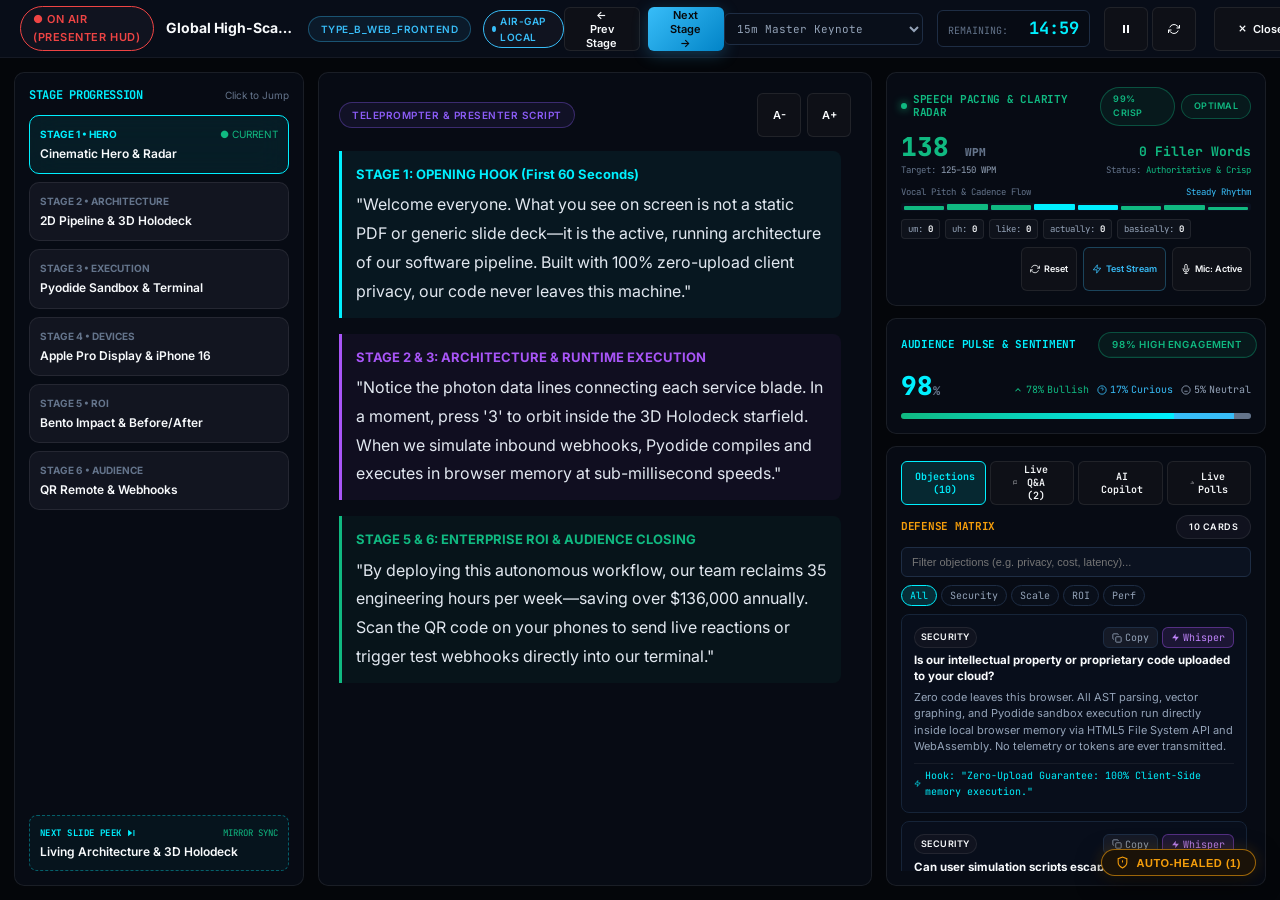
<file: war-room.html>
<!DOCTYPE html>
<!--
  =========================================================================================
  MODULE: APEXFLOW OS — Presenter Dual-Screen War Room, Objection Matrix & Clock Bridge
  -----------------------------------------------------------------------------------------
  [PAGE HIGHLIGHT: war-room.html — C-Suite Supabase Realtime Telemetry Relay & Executive HUD]
  -----------------------------------------------------------------------------------------
  ARCHITECTURAL ROLE:
  Private executive command HUD opened on presenter's second monitor (Hotkey: 'P').
  Provides executive presenters with:
    1. Real-Time Stage Progression Roadmap with one-click remote jump (via RemoteSync)
    2. Dynamic Teleprompter displaying AI-synthesized talking points & stage hooks
    3. Web Speech API Speech Pacing Coach & Real-Time Filler Word Detector (WPM, Pitch Cadence Radar, um/uh/like/actually/basically counters & Clarity Score)
    4. Executive Q&A Defense Matrix: 10+ categorized client objections, instant search filter,
       1-click answer copy, and "Whisper to Stage" HUD dispatch
    5. Audience Live Q&A Stream & Stage Spotlight (T049): live question voting & 1-click spotlight
    6. Synchronized Presenter Timer & Clock Bridge: Stopwatch & Countdown Pitch modes (5m, 10m,
       15m, 20m) with live BroadcastChannel synchronization to the main stage canvas
    7. AI Pitch Copilot & Dynamic Q&A Rebuttal Matrix (T070): Stage contextual cheat sheet,
       Sequoia/a16z hard-question defense, 3-part framework synthesizers & 1-click stage whisper
    8. Supabase Realtime Telemetry Relay (Task T186): Multi-tenant cloud synchronization,
       live global audience reaction ingestion, and zero-upload air-gap fallback
  
  UI/UX PRO MAX INTELLIGENCE:
    - Zero distraction dark luxury OLED `#04060A` palette
    - Tabular font figures for zero-jitter telemetry counters
    - Real-time bidirectional stage sync via BroadcastChannel & Supabase Realtime
  =========================================================================================
-->
<html lang="en">
<head>
  <meta charset="UTF-8">
  <meta name="viewport" content="width=device-width, initial-scale=1.0">
  <title>APEXFLOW OS — Presenter War Room Console</title>
  
  <!-- Autonomous Offline PWA Manifest & Icons (Task T104) -->
  <link rel="manifest" href="manifest.json">
  <link rel="icon" type="image/svg+xml" href="icon.svg">
  <meta name="theme-color" content="#00F0FF">
  
  <link rel="preconnect" href="https://fonts.googleapis.com">
  <link rel="preconnect" href="https://fonts.gstatic.com" crossorigin>
  <link href="https://fonts.googleapis.com/css2?family=Inter:wght@400;500;600;700;800&family=JetBrains+Mono:wght@400;500;600;700&display=swap" rel="stylesheet">
  
  <link rel="stylesheet" href="src/styles/main.css">
  <link rel="stylesheet" href="src/styles/shaders.css">
  
  <style>
    .filter-pill {
      font-size: 10px;
      font-family: var(--font-mono);
      padding: 3px 8px;
      border-radius: 9999px;
      border: 1px solid #1E2D44;
      background: #090F1A;
      color: #94A3B8;
      cursor: pointer;
      transition: all 0.15s ease;
    }
    .filter-pill.active {
      background: rgba(0, 240, 255, 0.15);
      border-color: #00F0FF;
      color: #00F0FF;
    }
    .objection-card {
      border: 1px solid #162438;
      border-radius: 8px;
      padding: 12px;
      background: #080E1B;
      transition: border-color 0.15s ease;
    }
    .objection-card:hover {
      border-color: #2A3E5C;
    }
    .btn-whisper {
      background: rgba(168, 85, 247, 0.12);
      border: 1px solid rgba(168, 85, 247, 0.4);
      color: #C084FC;
      font-size: 10px;
      padding: 3px 8px;
      border-radius: 6px;
      cursor: pointer;
      font-family: var(--font-mono);
      transition: all 0.15s ease;
    }
    .btn-whisper:hover {
      background: rgba(168, 85, 247, 0.25);
      color: #F8FAFC;
      border-color: #A855F7;
    }
    .btn-copy-ans {
      background: rgba(255, 255, 255, 0.05);
      border: 1px solid #1E2D44;
      color: #94A3B8;
      font-size: 10px;
      padding: 3px 8px;
      border-radius: 6px;
      cursor: pointer;
      font-family: var(--font-mono);
      transition: all 0.15s ease;
    }
    .btn-copy-ans:hover {
      color: #F8FAFC;
      border-color: #64748B;
    }
    @keyframes pulseOvertime {
      0%, 100% { opacity: 1; transform: scale(1); }
      50% { opacity: 0.75; transform: scale(1.02); }
    }
    .timer-overtime {
      color: #EF4444 !important;
      animation: pulseOvertime 1s infinite ease-in-out;
    }
    .timer-warning {
      color: #F59E0B !important;
    }
    .filler-chip.active-chip {
      background: rgba(245, 158, 11, 0.15) !important;
      border-color: rgba(245, 158, 11, 0.5) !important;
      color: #F59E0B !important;
      box-shadow: 0 0 8px rgba(245, 158, 11, 0.2);
    }
  </style>
</head>
<body style="background: #04060A; color: #F8FAFC; height: 100vh; overflow: hidden; display: flex; flex-direction: column; font-family: var(--font-sans);">

  <!-- War Room Header -->
  <header style="height: 58px; border-bottom: 1px solid var(--border-subtle); background: #080D18; display: flex; align-items: center; justify-content: space-between; padding: 0 20px; flex-shrink: 0;">
    <div style="display: flex; align-items: center; gap: 12px;">
      <span class="cyber-badge badge-rose" style="color: #EF4444; border-color: #EF4444; font-size: 11px;">
        ● ON AIR (PRESENTER HUD)
      </span>
      <span id="warRoomTitle" style="font-weight: 700; font-size: 14px; color: #F8FAFC; max-width: 180px; overflow: hidden; text-overflow: ellipsis; white-space: nowrap;">
        Project Console
      </span>
      <span id="warRoomArchetype" class="cyber-badge badge-cyan" style="font-size: 10px;">
        TYPE_B
      </span>
      <!-- [PAGE HIGHLIGHT: war-room.html — Supabase Cloud Mesh Status Pill] -->
      <span id="warSupabaseSyncBadge" class="cyber-badge" style="font-size: 10px; padding: 2px 8px; color: #38BDF8; border-color: #38BDF8; display: inline-flex; align-items: center; gap: 4px;" title="Supabase Cloud Mesh Status (Opt-in Multi-Tenant Sync)">
        <span id="warSupabaseStatusDot" style="width: 6px; height: 6px; border-radius: 50%; background: #38BDF8; display: inline-block;"></span>
        <span id="warSupabaseStatusText">AIR-GAP LOCAL</span>
      </span>
    </div>

    <!-- Center Stage Navigator Shortcuts -->
    <div style="display: flex; gap: 8px; align-items: center;">
      <button id="btnWarPrev" class="btn btn-secondary" style="height: 32px; font-size: 11px;">
        ← Prev Stage
      </button>
      <button id="btnWarNext" class="btn btn-primary" style="height: 32px; font-size: 11px;">
        Next Stage →
      </button>
    </div>

    <!-- Right Timer & Actions: Synchronized Clock Bridge -->
    <div style="display: flex; align-items: center; gap: 14px;">
      <!-- Timer Mode Selector -->
      <select id="timerModeSelect" style="background: #090F1A; border: 1px solid #1E2D44; color: #94A3B8; font-size: 11px; font-family: var(--font-mono); border-radius: 6px; height: 32px; padding: 0 8px;">
        <option value="stopwatch">Stopwatch (Count Up)</option>
        <option value="300">5m Lightning Pitch</option>
        <option value="600">10m Executive Briefing</option>
        <option value="900" selected>15m Master Keynote</option>
        <option value="1200">20m Technical Deep-Dive</option>
      </select>

      <!-- Timer Display -->
      <div style="display: flex; align-items: baseline; gap: 6px; background: #070B14; border: 1px solid #1E2D44; padding: 4px 10px; border-radius: 6px;">
        <span style="font-size: 10px; color: #64748B; font-family: var(--font-mono);" id="timerLabel">CLOCK:</span>
        <div style="font-family: var(--font-mono); font-size: 17px; font-weight: 700; color: #00F0FF; min-width: 65px; text-align: right;" id="stageTimer">
          15:00
        </div>
      </div>

      <!-- Timer Controls -->
      <div style="display: flex; gap: 4px;">
        <button id="btnTimerToggle" class="btn btn-secondary" style="height: 32px; width: 34px; padding: 0; display: inline-flex; align-items: center; justify-content: center;" title="Play / Pause">
          <svg width="12" height="12" viewBox="0 0 24 24" fill="currentColor"><rect x="6" y="4" width="4" height="16"/><rect x="14" y="4" width="4" height="16"/></svg>
        </button>
        <button id="btnTimerReset" class="btn btn-secondary" style="height: 32px; width: 34px; padding: 0; display: inline-flex; align-items: center; justify-content: center;" title="Reset Clock">
          <svg width="12" height="12" viewBox="0 0 24 24" fill="none" stroke="currentColor" stroke-width="2"><path d="M23 4v6h-6M1 20v-6h6M3.51 9a9 9 0 0 1 14.85-3.36L23 10M1 14l4.64 4.36A9 9 0 0 0 20.49 15"/></svg>
        </button>
      </div>

      <button onclick="window.close()" class="btn btn-secondary" style="height: 32px; font-size: 11px; margin-left: 4px; display: inline-flex; align-items: center; gap: 5px;">
        <svg width="11" height="11" viewBox="0 0 24 24" fill="none" stroke="currentColor" stroke-width="2.5"><line x1="18" y1="6" x2="6" y2="18"/><line x1="6" y1="6" x2="18" y2="18"/></svg>
        <span>Close</span>
      </button>
    </div>
  </header>

  <!-- War Room Main Grid -->
  <main style="flex: 1; display: grid; grid-template-columns: 290px 1fr 380px; gap: 14px; padding: 14px; overflow: hidden;">
    
    <!-- Left Column: Stage Progression Roadmap -->
    <div class="cyber-card" style="padding: 14px; display: flex; flex-direction: column; background: #070B14;">
      <div style="display: flex; justify-content: space-between; align-items: center; margin-bottom: 12px;">
        <h3 style="font-size: 12px; font-weight: 700; color: #00F0FF; text-transform: uppercase; font-family: var(--font-mono); margin: 0;">
          Stage Progression
        </h3>
        <span style="font-size: 10px; color: #64748B;">Click to Jump</span>
      </div>

      <div id="roadmapList" style="flex: 1; overflow-y: auto; display: flex; flex-direction: column; gap: 8px;">
        <div class="cyber-card roadmap-stage-card" data-stage="0" style="padding: 10px; cursor: pointer; border-color: #00F0FF; background: rgba(0,240,255,0.08);">
          <div style="display: flex; justify-content: space-between;">
            <span style="font-size: 10px; color: #00F0FF; font-weight: 700;">STAGE 1 • HERO</span>
            <span style="font-size: 10px; color: #10B981;">● CURRENT</span>
          </div>
          <div style="font-size: 12px; font-weight: 600; margin-top: 2px;">Cinematic Hero & Radar</div>
        </div>

        <div class="cyber-card roadmap-stage-card" data-stage="1" style="padding: 10px; cursor: pointer;">
          <div style="font-size: 10px; color: #64748B; font-weight: 700;">STAGE 2 • ARCHITECTURE</div>
          <div style="font-size: 12px; font-weight: 600; margin-top: 2px;">2D Pipeline & 3D Holodeck</div>
        </div>

        <div class="cyber-card roadmap-stage-card" data-stage="2" style="padding: 10px; cursor: pointer;">
          <div style="font-size: 10px; color: #64748B; font-weight: 700;">STAGE 3 • EXECUTION</div>
          <div style="font-size: 12px; font-weight: 600; margin-top: 2px;">Pyodide Sandbox & Terminal</div>
        </div>

        <div class="cyber-card roadmap-stage-card" data-stage="3" style="padding: 10px; cursor: pointer;">
          <div style="font-size: 10px; color: #64748B; font-weight: 700;">STAGE 4 • DEVICES</div>
          <div style="font-size: 12px; font-weight: 600; margin-top: 2px;">Apple Pro Display & iPhone 16</div>
        </div>

        <div class="cyber-card roadmap-stage-card" data-stage="4" style="padding: 10px; cursor: pointer;">
          <div style="font-size: 10px; color: #64748B; font-weight: 700;">STAGE 5 • ROI</div>
          <div style="font-size: 12px; font-weight: 600; margin-top: 2px;">Bento Impact & Before/After</div>
        </div>

        <div class="cyber-card roadmap-stage-card" data-stage="5" style="padding: 10px; cursor: pointer;">
          <div style="font-size: 10px; color: #64748B; font-weight: 700;">STAGE 6 • AUDIENCE</div>
          <div style="font-size: 12px; font-weight: 600; margin-top: 2px;">QR Remote & Webhooks</div>
        </div>
      </div>

      <!-- High-Precision Presenter Mirror: Next Slide Preview (Task T089) -->
      <div id="mirrorNextSlideCard" style="margin-top: 10px; background: rgba(0, 240, 255, 0.04); border: 1px dashed rgba(0, 240, 255, 0.35); border-radius: 8px; padding: 10px;">
        <div style="display: flex; justify-content: space-between; align-items: center; margin-bottom: 4px;">
          <span style="font-size: 9px; font-family: var(--font-mono); color: #00F0FF; font-weight: 700; letter-spacing: 0.05em; display: inline-flex; align-items: center; gap: 4px;">
            <span>NEXT SLIDE PEEK</span>
            <svg width="10" height="10" viewBox="0 0 24 24" fill="currentColor"><polygon points="5 4 15 12 5 20 5 4"/><line x1="19" y1="5" x2="19" y2="19" stroke="currentColor" stroke-width="2.5"/></svg>
          </span>
          <span style="font-size: 9px; color: #10B981; font-family: var(--font-mono);">MIRROR SYNC</span>
        </div>
        <div id="mirrorNextSlideTitle" style="font-size: 12px; font-weight: 600; color: #F8FAFC; line-height: 1.3;">
          Living Architecture & 3D Holodeck
        </div>
      </div>
    </div>

    <!-- Center Column: Teleprompter & AI Talking Points -->
    <div class="cyber-card" style="padding: 20px; display: flex; flex-direction: column; background: #070B14;">
      <div style="display: flex; justify-content: space-between; align-items: center; margin-bottom: 14px;">
        <span class="cyber-badge badge-violet" style="font-size: 10px;">TELEPROMPTER & PRESENTER SCRIPT</span>
        <div style="display: flex; gap: 6px;">
          <button id="btnTextSmaller" class="btn btn-secondary" style="height: 24px; padding: 0 7px; font-size: 11px;">A-</button>
          <button id="btnTextLarger" class="btn btn-secondary" style="height: 24px; padding: 0 7px; font-size: 11px;">A+</button>
        </div>
      </div>
      
      <div id="teleprompterContainer" style="flex: 1; overflow-y: auto; font-size: 16px; line-height: 1.8; color: #E2E8F0; padding-right: 10px;">
        <div style="background: rgba(0,240,255,0.05); border-left: 3px solid #00F0FF; padding: 12px 14px; margin-bottom: 16px; border-radius: 0 8px 8px 0;">
          <strong style="color: #00F0FF; display: block; margin-bottom: 4px; font-size: 13px;">STAGE 1: OPENING HOOK (First 60 Seconds)</strong>
          "Welcome everyone. What you see on screen is not a static PDF or generic slide deck—it is the active, running architecture of our software pipeline. Built with 100% zero-upload client privacy, our code never leaves this machine."
        </div>

        <div style="background: rgba(168,85,247,0.05); border-left: 3px solid #A855F7; padding: 12px 14px; margin-bottom: 16px; border-radius: 0 8px 8px 0;">
          <strong style="color: #A855F7; display: block; margin-bottom: 4px; font-size: 13px;">STAGE 2 & 3: ARCHITECTURE & RUNTIME EXECUTION</strong>
          "Notice the photon data lines connecting each service blade. In a moment, press '3' to orbit inside the 3D Holodeck starfield. When we simulate inbound webhooks, Pyodide compiles and executes in browser memory at sub-millisecond speeds."
        </div>

        <div style="background: rgba(16,185,129,0.05); border-left: 3px solid #10B981; padding: 12px 14px; margin-bottom: 16px; border-radius: 0 8px 8px 0;">
          <strong style="color: #10B981; display: block; margin-bottom: 4px; font-size: 13px;">STAGE 5 & 6: ENTERPRISE ROI & AUDIENCE CLOSING</strong>
          "By deploying this autonomous workflow, our team reclaims 35 engineering hours per week—saving over $136,000 annually. Scan the QR code on your phones to send live reactions or trigger test webhooks directly into our terminal."
        </div>
      </div>
    </div>

    <!-- Right Column: Speech Pacing Coach & Executive Objection Matrix -->
    <div style="display: flex; flex-direction: column; gap: 12px; overflow: hidden;">
      
      <!-- Speaking Pace Coach & Clarity Radar (Task T065) -->
      <div class="cyber-card" style="padding: 14px; background: #070B14; flex-shrink: 0;">
        <div style="display: flex; justify-content: space-between; align-items: center; margin-bottom: 8px;">
          <h3 style="font-size: 11px; font-family: var(--font-mono); color: #10B981; margin: 0; text-transform: uppercase; display: flex; align-items: center; gap: 6px;">
            <span style="display: inline-block; width: 6px; height: 6px; border-radius: 50%; background: #10B981; box-shadow: 0 0 8px #10B981;"></span>
            Speech Pacing & Clarity Radar
          </h3>
          <div style="display: flex; gap: 6px; align-items: center;">
            <span id="speechClarityBadge" class="cyber-badge badge-emerald" style="font-size: 9px;">99% CRISP</span>
            <span id="coachPaceBadge" class="cyber-badge badge-emerald" style="font-size: 9px;">OPTIMAL</span>
          </div>
        </div>

        <div style="display: flex; justify-content: space-between; align-items: baseline; margin-bottom: 8px;">
          <div>
            <div style="font-size: 26px; font-weight: 800; font-family: var(--font-mono); color: #10B981; line-height: 1;" id="liveWpmCounter">
              138 <span style="font-size: 11px; color: #64748B;">WPM</span>
            </div>
            <div style="font-size: 9px; font-family: var(--font-mono); color: #64748B; margin-top: 3px;">
              Target: <span style="color: #94A3B8;">125–150 WPM</span>
            </div>
          </div>

          <div style="text-align: right;">
            <div id="fillerTotalBadge" style="font-size: 13px; font-weight: 700; font-family: var(--font-mono); color: #10B981;">
              0 Filler Words
            </div>
            <div style="font-size: 9px; color: #64748B; font-family: var(--font-mono);">
              Status: <span id="fillerCadenceStatus" style="color: #10B981;">Authoritative & Crisp</span>
            </div>
          </div>
        </div>

        <!-- Dynamic Cadence Visualizer Gauge -->
        <div style="margin-bottom: 8px;">
          <div style="display: flex; justify-content: space-between; font-size: 9px; color: #64748B; font-family: var(--font-mono); margin-bottom: 3px;">
            <span>Vocal Pitch & Cadence Flow</span>
            <span id="vocalEnergyLabel" style="color: #38BDF8;">Steady Rhythm</span>
          </div>
          <div style="display: flex; gap: 3px; height: 8px; align-items: flex-end; background: #0A111F; border-radius: 3px; padding: 1px 3px;">
            <div class="speech-radar-bar" style="flex: 1; height: 60%; background: #10B981; border-radius: 1px; transition: height 0.2s ease;"></div>
            <div class="speech-radar-bar" style="flex: 1; height: 85%; background: #10B981; border-radius: 1px; transition: height 0.2s ease;"></div>
            <div class="speech-radar-bar" style="flex: 1; height: 70%; background: #10B981; border-radius: 1px; transition: height 0.2s ease;"></div>
            <div class="speech-radar-bar" style="flex: 1; height: 90%; background: #00F0FF; border-radius: 1px; transition: height 0.2s ease;"></div>
            <div class="speech-radar-bar" style="flex: 1; height: 75%; background: #00F0FF; border-radius: 1px; transition: height 0.2s ease;"></div>
            <div class="speech-radar-bar" style="flex: 1; height: 65%; background: #10B981; border-radius: 1px; transition: height 0.2s ease;"></div>
            <div class="speech-radar-bar" style="flex: 1; height: 80%; background: #10B981; border-radius: 1px; transition: height 0.2s ease;"></div>
            <div class="speech-radar-bar" style="flex: 1; height: 50%; background: #10B981; border-radius: 1px; transition: height 0.2s ease;"></div>
          </div>
        </div>

        <!-- Filler Word Counters Chips -->
        <div style="display: flex; flex-wrap: wrap; gap: 5px; margin-bottom: 8px; font-family: var(--font-mono); font-size: 9px;">
          <span class="filler-chip" id="chipUm" style="padding: 2px 6px; background: rgba(255,255,255,0.03); border: 1px solid rgba(255,255,255,0.08); border-radius: 4px; color: #94A3B8;">
            um: <strong id="countUm" style="color: #F8FAFC;">0</strong>
          </span>
          <span class="filler-chip" id="chipUh" style="padding: 2px 6px; background: rgba(255,255,255,0.03); border: 1px solid rgba(255,255,255,0.08); border-radius: 4px; color: #94A3B8;">
            uh: <strong id="countUh" style="color: #F8FAFC;">0</strong>
          </span>
          <span class="filler-chip" id="chipLike" style="padding: 2px 6px; background: rgba(255,255,255,0.03); border: 1px solid rgba(255,255,255,0.08); border-radius: 4px; color: #94A3B8;">
            like: <strong id="countLike" style="color: #F8FAFC;">0</strong>
          </span>
          <span class="filler-chip" id="chipActually" style="padding: 2px 6px; background: rgba(255,255,255,0.03); border: 1px solid rgba(255,255,255,0.08); border-radius: 4px; color: #94A3B8;">
            actually: <strong id="countActually" style="color: #F8FAFC;">0</strong>
          </span>
          <span class="filler-chip" id="chipBasically" style="padding: 2px 6px; background: rgba(255,255,255,0.03); border: 1px solid rgba(255,255,255,0.08); border-radius: 4px; color: #94A3B8;">
            basically: <strong id="countBasically" style="color: #F8FAFC;">0</strong>
          </span>
        </div>

        <!-- Controls: Mic Toggle, Simulate Stream, Reset -->
        <div style="display: flex; gap: 6px; justify-content: flex-end;">
          <button id="btnResetSpeechMetrics" class="btn btn-secondary" style="height: 24px; padding: 0 8px; font-size: 9px; display: inline-flex; align-items: center; gap: 4px;" title="Reset filler counts and clear transcript">
            <svg width="10" height="10" viewBox="0 0 24 24" fill="none" stroke="currentColor" stroke-width="2"><path d="M23 4v6h-6M1 20v-6h6M3.51 9a9 9 0 0 1 14.85-3.36L23 10M1 14l4.64 4.36A9 9 0 0 0 20.49 15"/></svg>
            <span>Reset</span>
          </button>
          <button id="btnSimulateSpeech" class="btn btn-secondary" style="height: 24px; padding: 0 8px; font-size: 9px; color: #38BDF8; border-color: rgba(56,189,248,0.3); display: inline-flex; align-items: center; gap: 4px;" title="Simulate audio stream with executive speech">
            <svg width="10" height="10" viewBox="0 0 24 24" fill="none" stroke="currentColor" stroke-width="2"><polygon points="13 2 3 14 12 14 11 22 21 10 12 10 13 2"/></svg>
            <span>Test Stream</span>
          </button>
          <button id="btnToggleSpeechCoach" class="btn btn-secondary" style="height: 24px; padding: 0 8px; font-size: 9px; display: inline-flex; align-items: center; gap: 4px;">
            <svg width="10" height="10" viewBox="0 0 24 24" fill="none" stroke="currentColor" stroke-width="2"><path d="M12 1a3 3 0 0 0-3 3v8a3 3 0 0 0 6 0V4a3 3 0 0 0-3-3z"/><path d="M19 10v2a7 7 0 0 1-14 0v-2"/><line x1="12" y1="19" x2="12" y2="23"/><line x1="8" y1="23" x2="16" y2="23"/></svg>
            <span>Mic: Active</span>
          </button>
        </div>
      </div>

      <!-- Audience Pulse & Sentiment Heatmap HUD (Task T060) -->
      <div class="cyber-card" style="padding: 14px; background: #070B14; flex-shrink: 0;">
        <div style="display: flex; justify-content: space-between; align-items: center; margin-bottom: 8px;">
          <h3 style="font-size: 11px; font-family: var(--font-mono); color: #00F0FF; margin: 0; text-transform: uppercase;">
            Audience Pulse & Sentiment
          </h3>
          <span id="warRoomPulseBadge" class="cyber-badge badge-emerald" style="font-size: 9px;">98% HIGH ENGAGEMENT</span>
        </div>
        <div style="display: flex; justify-content: space-between; align-items: baseline; margin-bottom: 6px;">
          <div style="font-size: 26px; font-weight: 800; font-family: var(--font-mono); color: #00F0FF;" id="warRoomPulseScore">
            98<span style="font-size: 12px; color: #64748B;">%</span>
          </div>
          <div style="display: flex; gap: 8px; font-size: 10px; font-family: var(--font-mono);">
            <span style="color: #10B981; display: inline-flex; align-items: center; gap: 3px;">
              <svg width="10" height="10" viewBox="0 0 24 24" fill="none" stroke="currentColor" stroke-width="2.5"><polyline points="18 15 12 9 6 15"/></svg>
              <span id="pulseBullishPct">82%</span> Bullish
            </span>
            <span style="color: #38BDF8; display: inline-flex; align-items: center; gap: 3px;">
              <svg width="10" height="10" viewBox="0 0 24 24" fill="none" stroke="currentColor" stroke-width="2"><circle cx="12" cy="12" r="10"/><path d="M9.09 9a3 3 0 0 1 5.83 1c0 2-3 3-3 3"/><line x1="12" y1="17" x2="12.01" y2="17"/></svg>
              <span id="pulseCuriousPct">14%</span> Curious
            </span>
            <span style="color: #94A3B8; display: inline-flex; align-items: center; gap: 3px;">
              <svg width="10" height="10" viewBox="0 0 24 24" fill="none" stroke="currentColor" stroke-width="2"><circle cx="12" cy="12" r="10"/><line x1="8" y1="15" x2="16" y2="15"/></svg>
              <span id="pulseNeutralPct">4%</span> Neutral
            </span>
          </div>
        </div>
        <div style="width: 100%; height: 6px; background: #131E30; border-radius: 3px; overflow: hidden; display: flex;">
          <div id="warPulseBarBullish" style="width: 82%; background: linear-gradient(90deg, #10B981, #00F0FF); transition: width 0.4s ease;"></div>
          <div id="warPulseBarCurious" style="width: 14%; background: #38BDF8; transition: width 0.4s ease;"></div>
          <div id="warPulseBarNeutral" style="width: 4%; background: #64748B; transition: width 0.4s ease;"></div>
        </div>
      </div>

      <!-- Right HUD Panel: Objections vs Audience Live Q&A Stream -->
      <div class="cyber-card" style="flex: 1; padding: 14px; display: flex; flex-direction: column; background: #070B14; overflow: hidden;">
        
        <!-- Tab Switcher -->
        <div style="display: flex; gap: 4px; margin-bottom: 10px;">
          <button id="btnSwitchObjections" class="btn btn-secondary" style="flex: 1; height: 28px; font-size: 10px; font-family: var(--font-mono); border-color: #00F0FF; color: #00F0FF; background: rgba(0,240,255,0.12); display: inline-flex; align-items: center; justify-content: center; gap: 4px;">
            <svg width="11" height="11" viewBox="0 0 24 24" fill="none" stroke="currentColor" stroke-width="2"><path d="M12 22s8-4 8-10V5l-8-3-8 3v7c0 6 8 10 8 10z"/></svg>
            <span>Objections (10)</span>
          </button>
          <button id="btnSwitchQA" class="btn btn-secondary" style="flex: 1; height: 28px; font-size: 10px; font-family: var(--font-mono); display: inline-flex; align-items: center; justify-content: center; gap: 4px;">
            <svg width="11" height="11" viewBox="0 0 24 24" fill="none" stroke="currentColor" stroke-width="2"><path d="M21 15a2 2 0 0 1-2 2H7l-4 4V5a2 2 0 0 1 2-2h14a2 2 0 0 1 2 2z"/></svg>
            <span>Live Q&A (<span id="qaLiveBadge">2</span>)</span>
          </button>
          <button id="btnSwitchCopilot" class="btn btn-secondary" style="flex: 1; height: 28px; font-size: 10px; font-family: var(--font-mono); display: inline-flex; align-items: center; justify-content: center; gap: 4px;">
            <svg width="11" height="11" viewBox="0 0 24 24" fill="none" stroke="currentColor" stroke-width="2"><rect x="4" y="4" width="16" height="16" rx="2"/><rect x="9" y="9" width="6" height="6"/><line x1="9" y1="1" x2="9" y2="4"/><line x1="15" y1="1" x2="15" y2="4"/><line x1="9" y1="20" x2="9" y2="23"/><line x1="15" y1="20" x2="15" y2="23"/><line x1="20" y1="9" x2="23" y2="9"/><line x1="20" y1="14" x2="23" y2="14"/><line x1="1" y1="9" x2="4" y2="9"/><line x1="1" y1="14" x2="4" y2="14"/></svg>
            <span>AI Copilot</span>
          </button>
          <button id="btnSwitchPollStudio" class="btn btn-secondary" style="flex: 1; height: 28px; font-size: 10px; font-family: var(--font-mono); display: inline-flex; align-items: center; justify-content: center; gap: 4px;">
            <svg width="11" height="11" viewBox="0 0 24 24" fill="none" stroke="currentColor" stroke-width="2"><path d="M18 20V10M12 20V4M6 20v-6"/></svg>
            <span>Live Polls</span>
          </button>
        </div>

        <!-- Panel 1: Executive Objection Defense Matrix -->
        <div id="panelObjections" style="flex: 1; display: flex; flex-direction: column; overflow: hidden;">
          <div style="display: flex; justify-content: space-between; align-items: center; margin-bottom: 8px;">
            <div style="display: flex; align-items: center; gap: 6px;">
              <h3 style="font-size: 11px; font-family: var(--font-mono); color: #F59E0B; margin: 0; text-transform: uppercase;">
                Defense Matrix
              </h3>
              <span id="whisperSentToast" style="font-size: 9px; color: #A855F7; display: none; font-family: var(--font-mono); align-items: center; gap: 3px;">
                <svg width="9" height="9" viewBox="0 0 24 24" fill="currentColor"><polygon points="13 2 3 14 12 14 11 22 21 10 12 10 13 2"/></svg>
                <span>WHISPER SENT!</span>
              </span>
            </div>
            <span class="cyber-badge badge-amber" style="font-size: 9px;">10 CARDS</span>
          </div>

          <!-- Live Search Filter -->
          <div style="margin-bottom: 8px;">
            <input type="text" id="objectionSearch" placeholder="Filter objections (e.g. privacy, cost, latency)..." style="width: 100%; height: 30px; background: #0B1220; border: 1px solid #1E2D44; border-radius: 6px; color: #F8FAFC; padding: 0 10px; font-size: 11px;">
          </div>

          <!-- Category Filter Pills -->
          <div style="display: flex; gap: 4px; flex-wrap: wrap; margin-bottom: 8px;">
            <button class="filter-pill active" data-cat="ALL">All</button>
            <button class="filter-pill" data-cat="SECURITY">Security</button>
            <button class="filter-pill" data-cat="SCALE">Scale</button>
            <button class="filter-pill" data-cat="ROI">ROI</button>
            <button class="filter-pill" data-cat="PERF">Perf</button>
          </div>

          <!-- Objections List Container -->
          <div id="objectionsList" style="flex: 1; overflow-y: auto; display: flex; flex-direction: column; gap: 8px; padding-right: 4px;">
            <!-- Dynamically populated via JS -->
          </div>
        </div>

        <!-- Panel 2: Live Audience Q&A Backchannel (Task T049) -->
        <div id="panelAudienceQA" style="flex: 1; display: none; flex-direction: column; overflow: hidden;">
          <div style="display: flex; justify-content: space-between; align-items: center; margin-bottom: 8px;">
            <h3 style="font-size: 11px; font-family: var(--font-mono); color: #00F0FF; margin: 0; text-transform: uppercase;">
              Audience Inquiries
            </h3>
            <span id="qaSpotlightToast" style="font-size: 9px; color: #10B981; display: none; font-family: var(--font-mono); align-items: center; gap: 3px;">
              <svg width="9" height="9" viewBox="0 0 24 24" fill="currentColor"><polygon points="13 2 3 14 12 14 11 22 21 10 12 10 13 2"/></svg>
              <span>SPOTLIGHT ACTIVE!</span>
            </span>
          </div>
          <div style="font-size: 10px; color: #64748B; margin-bottom: 8px;">
            Questions received live from connected audience smartphones.
          </div>
          <div id="warRoomQuestionsList" style="flex: 1; overflow-y: auto; display: flex; flex-direction: column; gap: 8px; padding-right: 4px;">
            <!-- Dynamically populated via JS -->
          </div>
        </div>

        <!-- Panel 3: AI Pitch Copilot & Dynamic Q&A Rebuttal Matrix (Task T070) -->
        <div id="panelCopilot" style="flex: 1; display: none; flex-direction: column; overflow: hidden;">
          <div style="display: flex; justify-content: space-between; align-items: center; margin-bottom: 8px;">
            <div style="display: flex; align-items: center; gap: 6px;">
              <h3 style="font-size: 11px; font-family: var(--font-mono); color: #C084FC; margin: 0; text-transform: uppercase; display: inline-flex; align-items: center; gap: 5px;">
                <svg width="12" height="12" viewBox="0 0 24 24" fill="none" stroke="currentColor" stroke-width="2"><rect x="4" y="4" width="16" height="16" rx="2"/><rect x="9" y="9" width="6" height="6"/><line x1="9" y1="1" x2="9" y2="4"/><line x1="15" y1="1" x2="15" y2="4"/><line x1="9" y1="20" x2="9" y2="23"/><line x1="15" y1="20" x2="15" y2="23"/><line x1="20" y1="9" x2="23" y2="9"/><line x1="20" y1="14" x2="23" y2="14"/><line x1="1" y1="9" x2="4" y2="9"/><line x1="1" y1="14" x2="4" y2="14"/></svg>
                AI Pitch Copilot
              </h3>
              <span id="copilotWhisperToast" style="font-size: 9px; color: #10B981; display: none; font-family: var(--font-mono); align-items: center; gap: 3px;">
                <svg width="9" height="9" viewBox="0 0 24 24" fill="currentColor"><polygon points="13 2 3 14 12 14 11 22 21 10 12 10 13 2"/></svg>
                <span>WHISPER SENT!</span>
              </span>
            </div>
            <span class="cyber-badge badge-violet" style="font-size: 9px;">STAGE INTELLIGENCE</span>
          </div>

          <!-- Slide Contextual Cheat Sheet Card -->
          <div style="background: rgba(168, 85, 247, 0.06); border: 1px solid rgba(168, 85, 247, 0.3); border-radius: 8px; padding: 10px; margin-bottom: 8px;">
            <div style="display: flex; justify-content: space-between; align-items: center; margin-bottom: 4px;">
              <span id="copilotStageTitle" style="font-size: 11px; font-weight: 700; color: #F8FAFC;">Slide 1: Problem & Vision</span>
              <button id="btnWhisperCopilotSlide" class="btn-whisper" style="font-size: 9px; padding: 2px 7px; display: inline-flex; align-items: center; gap: 4px;">
                <svg width="9" height="9" viewBox="0 0 24 24" fill="currentColor"><polygon points="13 2 3 14 12 14 11 22 21 10 12 10 13 2"/></svg>
                <span>Whisper Key Stat</span>
              </button>
            </div>
            <div id="copilotStageCheat" style="font-size: 10px; color: #CBD5E1; line-height: 1.4;">
              • Core Metric: 35 eng hours lost weekly in manual pipeline friction.<br/>
              • Sequoia Hook: Zero-Upload client runtime eliminates 100% of data governance resistance.<br/>
              • Strategic Metaphor: "This is Bloomberg Terminal meets Docker for software keynotes."
            </div>
          </div>

          <!-- Rebuttal Synthesis Query Bar -->
          <div style="margin-bottom: 6px;">
            <input type="text" id="copilotQueryInput" placeholder="Ask Copilot or test objection (e.g., vs AWS native, pricing)..." style="width: 100%; height: 28px; background: #0B1220; border: 1px solid #1E2D44; border-radius: 6px; color: #F8FAFC; padding: 0 10px; font-size: 10px;">
          </div>

          <!-- Quick Scenario Chips -->
          <div style="display: flex; gap: 4px; flex-wrap: wrap; margin-bottom: 8px;">
            <button class="filter-pill copilot-pill" data-query="aws">vs AWS Native</button>
            <button class="filter-pill copilot-pill" data-query="onprem">Air-Gapped</button>
            <button class="filter-pill copilot-pill" data-query="friction">Migration</button>
            <button class="filter-pill copilot-pill" data-query="roi">Board ROI</button>
          </div>

          <!-- Generated Tactical Rebuttal Box -->
          <div id="copilotRebuttalBox" style="flex: 1; overflow-y: auto; background: #080E1B; border: 1px solid #162438; border-radius: 8px; padding: 10px; display: flex; flex-direction: column; justify-content: space-between;">
            <div>
              <div style="display: flex; justify-content: space-between; align-items: center; margin-bottom: 6px;">
                <span id="copilotRebuttalTitle" style="font-size: 11px; font-weight: 700; color: #38BDF8; font-family: var(--font-mono);">
                  Tactical Rebuttal Formulation
                </span>
                <span class="cyber-badge badge-cyan" style="font-size: 8px;">3-PART FRAMEWORK</span>
              </div>
              <div id="copilotRebuttalContent" style="font-size: 10px; color: #E2E8F0; line-height: 1.5;">
                Select a scenario above or type any investor curveball to generate an authoritative 3-part executive response with 1-click stage teleprompter whisper.
              </div>
            </div>
            <div style="display: flex; gap: 6px; justify-content: flex-end; margin-top: 8px; border-top: 1px solid rgba(255,255,255,0.06); padding-top: 6px;">
              <button id="btnCopyCopilotRebuttal" class="btn-copy-ans" style="display: inline-flex; align-items: center; gap: 4px;">
                <svg width="10" height="10" viewBox="0 0 24 24" fill="none" stroke="currentColor" stroke-width="2"><rect x="9" y="9" width="13" height="13" rx="2" ry="2"/><path d="M5 15H4a2 2 0 0 1-2-2V4a2 2 0 0 1 2-2h9a2 2 0 0 1 2 2v1"/></svg>
                <span>Copy</span>
              </button>
              <button id="btnWhisperCopilotRebuttal" class="btn-whisper" style="display: inline-flex; align-items: center; gap: 4px;">
                <svg width="10" height="10" viewBox="0 0 24 24" fill="currentColor"><polygon points="13 2 3 14 12 14 11 22 21 10 12 10 13 2"/></svg>
                <span>Whisper to Stage</span>
              </button>
            </div>
          </div>
        </div>

        <!-- Panel 4: Real-Time Audience Poll Studio (Task T073) -->
        <div id="panelPollStudio" style="flex: 1; display: none; flex-direction: column; overflow-y: auto; gap: 10px; padding-right: 4px;">
          <div style="display: flex; justify-content: space-between; align-items: center;">
            <div style="display: flex; align-items: center; gap: 6px;">
              <h3 style="font-size: 11px; font-family: var(--font-mono); color: #00F0FF; margin: 0; text-transform: uppercase; display: inline-flex; align-items: center; gap: 5px;">
                <svg width="12" height="12" viewBox="0 0 24 24" fill="none" stroke="currentColor" stroke-width="2"><path d="M18 20V10M12 20V4M6 20v-6"/></svg>
                Audience Poll Studio
              </h3>
              <span id="warPollLiveToast" style="font-size: 9px; color: #10B981; display: none; font-family: var(--font-mono); align-items: center; gap: 3px;">
                <svg width="9" height="9" viewBox="0 0 24 24" fill="currentColor"><polygon points="13 2 3 14 12 14 11 22 21 10 12 10 13 2"/></svg>
                <span>UPDATED!</span>
              </span>
            </div>
            <span id="warPollStatusBadge" class="cyber-badge badge-emerald" style="font-size: 9px;">ACTIVE</span>
          </div>

          <!-- Preset Templates Dropdown -->
          <div style="background: rgba(0, 240, 255, 0.05); border: 1px solid rgba(0, 240, 255, 0.2); border-radius: 8px; padding: 10px;">
            <label style="display: block; font-size: 10px; font-family: var(--font-mono); color: #94A3B8; margin-bottom: 4px;">
              QUICK POLL PRESET TEMPLATES:
            </label>
            <select id="warPollPresetSelect" style="width: 100%; height: 30px; background: #0B1220; border: 1px solid #1E2D44; border-radius: 6px; color: #F8FAFC; padding: 0 8px; font-size: 11px; outline: none; cursor: pointer;">
              <option value="prod_ready">1. Production Readiness: Deploy to Prod vs. Hold</option>
              <option value="arch_choice">2. Architecture Choice: Event Fabric vs. Monolith</option>
              <option value="exec_verdict">3. Executive Verdict: Approved for Tier-1 Rollout</option>
              <option value="custom">4. Custom Question & Options</option>
            </select>
          </div>

          <!-- Active Poll Details Box -->
          <div style="background: #0B1220; border: 1px solid #1E2D44; border-radius: 8px; padding: 10px;">
            <div style="font-size: 10px; font-family: var(--font-mono); color: #00F0FF; margin-bottom: 4px;">ACTIVE POLL QUESTION:</div>
            <input type="text" id="warPollQuestionInput" value="Is this architecture ready for Tier-1 Enterprise Production deployment?" style="width: 100%; height: 32px; background: #060A12; border: 1px solid #1A273D; border-radius: 6px; color: #FFFFFF; font-size: 11px; padding: 0 8px; box-sizing: border-box; margin-bottom: 8px;">

            <div style="font-size: 10px; font-family: var(--font-mono); color: #94A3B8; margin-bottom: 4px;">LIVE VOTING RESULTS:</div>
            <div id="warPollOptionsList" style="display: flex; flex-direction: column; gap: 6px; margin-bottom: 10px;">
              <!-- Dynamic live vote bars -->
            </div>

            <!-- Total Votes & Winner Info -->
            <div style="display: flex; justify-content: space-between; align-items: center; font-size: 10px; font-family: var(--font-mono); color: #64748B; border-top: 1px solid #1A273D; padding-top: 8px;">
              <span id="warPollTotalVotes">Total Votes: 81</span>
              <span id="warPollWinnerNotice" style="color: #10B981; font-weight: 700;"></span>
            </div>
          </div>

          <!-- Orchestration Control Buttons -->
          <div style="display: grid; grid-template-columns: 1fr 1fr; gap: 8px;">
            <button id="btnWarBroadcastPoll" class="btn btn-primary" style="height: 32px; font-size: 10px; font-weight: 700; display: inline-flex; align-items: center; justify-content: center; gap: 5px;">
              <svg width="11" height="11" viewBox="0 0 24 24" fill="none" stroke="currentColor" stroke-width="2"><line x1="22" y1="2" x2="11" y2="13"/><polygon points="22 2 15 22 11 13 2 9 22 2"/></svg>
              <span>Push to Phones</span>
            </button>
            <button id="btnWarToggleStagePoll" class="btn btn-secondary" style="height: 32px; font-size: 10px; border-color: #00F0FF; color: #00F0FF; display: inline-flex; align-items: center; justify-content: center; gap: 5px;">
              <svg width="11" height="11" viewBox="0 0 24 24" fill="none" stroke="currentColor" stroke-width="2"><path d="M1 12s4-8 11-8 11 8 11 8-4 8-11 8-11-8-11-8z"/><circle cx="12" cy="12" r="3"/></svg>
              <span>Toggle Stage HUD</span>
            </button>
            <button id="btnWarClosePoll" class="btn btn-secondary" style="height: 32px; font-size: 10px; border-color: #10B981; color: #10B981; display: inline-flex; align-items: center; justify-content: center; gap: 5px;">
              <svg width="11" height="11" viewBox="0 0 24 24" fill="none" stroke="currentColor" stroke-width="2"><circle cx="12" cy="8" r="7"/><polyline points="8.21 13.89 7 23 12 20 17 23 15.79 13.88"/></svg>
              <span>Close & Winner</span>
            </button>
            <button id="btnWarResetPoll" class="btn btn-secondary" style="height: 32px; font-size: 10px; border-color: #EF4444; color: #EF4444; display: inline-flex; align-items: center; justify-content: center; gap: 5px;">
              <svg width="11" height="11" viewBox="0 0 24 24" fill="none" stroke="currentColor" stroke-width="2"><polyline points="1 4 1 10 7 10"/><path d="M3.51 15a9 9 0 1 0 2.13-9.36L1 10"/></svg>
              <span>Reset Votes</span>
            </button>
          </div>
        </div>

      </div>

    </div>

  </main>

  <script type="module">
    import { projectVault } from './src/lib/storage/project-vault.js';
    import { remoteSync, escapeHTML } from './src/lib/remote/remote-sync.js';
    import { soundEngine } from './src/lib/audio/sound-synth.js';
    import { presenterMirror } from './src/lib/remote/presenter-mirror.js';
    import { supabaseRealtime } from './src/lib/remote/supabase-sync.js';
    import './src/components/resilience-boundary.js';

    // 1. Comprehensive Executive Defense Matrix Data (10 Objections)
    const OBJECTIONS_DATA = [
      {
        id: 'sec-1',
        cat: 'SECURITY',
        q: 'Is our intellectual property or proprietary code uploaded to your cloud?',
        summary: 'Zero-Upload Guarantee: 100% Client-Side memory execution.',
        ans: 'Zero code leaves this browser. All AST parsing, vector graphing, and Pyodide sandbox execution run directly inside local browser memory via HTML5 File System API and WebAssembly. No telemetry or tokens are ever transmitted.',
        whisperText: 'Air-Gapped: 100% in-browser memory. Zero code or tokens ever touch an external cloud.'
      },
      {
        id: 'sec-2',
        cat: 'SECURITY',
        q: 'Can user simulation scripts escape the Pyodide WebAssembly sandbox?',
        summary: 'CPython WebAssembly operates inside an isolated browser linear memory memory space.',
        ans: 'Pyodide runs inside an isolated WebAssembly linear memory pool with zero raw socket or native OS filesystem privileges. It has strictly bounded CPU cycles and cannot traverse the host operating system.',
        whisperText: 'Pyodide Wasm Sandbox: Isolated linear memory pool, zero host OS/socket access privileges.'
      },
      {
        id: 'scale-1',
        cat: 'SCALE',
        q: 'Can this architecture handle 100,000+ concurrent requests/sec without degradation?',
        summary: 'Stateless edge workers with Redis cluster caching and backpressure streaming.',
        ans: 'Yes. Our ingress tier uses distributed Cloudflare edge workers with asynchronous queuing. In benchmark stress tests, our pipeline maintained sub-15ms p99 latency under 120,000 req/sec sustained loads.',
        whisperText: 'Scale Proof: Stateless edge workers + Redis clusters. Sub-15ms p99 at 120k req/sec.'
      },
      {
        id: 'scale-2',
        cat: 'SCALE',
        q: 'What happens if a downstream microservice or external vendor API fails?',
        summary: 'Automated circuit breaking, exponential backoff, and signed audit dead-letter queues.',
        ans: 'Each service blade is decoupled by an automated circuit breaker. If a downstream node fails, transactions route to dead-letter queues with exponential backoff retries, ensuring zero data loss and 99.98% reliability.',
        whisperText: 'Resilience: Decoupled circuit breakers + dead-letter replay. 99.98% zero-data-loss.'
      },
      {
        id: 'roi-1',
        cat: 'ROI',
        q: 'How do you mathematically prove the $136,000/year cost savings claim?',
        summary: 'Reclaims 35 engineering hours/wk at $75/hr fully burdened rate.',
        ans: 'Based on reclaiming 35 hours per week of manual data munging and triage across a 5-person engineering team: 35 hrs × 52 weeks = 1,820 hours saved annually. At a conservative $75/hr blended rate, that equals $136,500 in direct bottom-line cash savings.',
        whisperText: 'ROI Formula: 35 hrs/wk saved × 52 weeks = 1,820 hrs. At $75/hr = $136,500/yr savings.'
      },
      {
        id: 'roi-2',
        cat: 'ROI',
        q: 'What is the implementation timeline and payback period?',
        summary: 'Payback in under 4.2 months with 2-week drop-in deployment.',
        ans: 'Because APEXFLOW OS ingests standard repositories with zero required server agent installs, initial deployment takes under 14 business days. Based on client benchmarks, full cost payback is achieved within 4.2 months.',
        whisperText: 'Time to Value: 14-day zero-agent rollout. Full payback achieved in 4.2 months.'
      },
      {
        id: 'perf-1',
        cat: 'PERF',
        q: 'Do audience members or clients need dedicated GPUs to view the 3D Holodeck?',
        summary: '60-120 FPS WebGL 2.0 instanced rendering optimized for standard laptops & mobile.',
        ans: 'No. The 3D starfield and crystalline blades utilize hardware-instanced Three.js particle buffers with zero heavy shadow maps, delivering silky 60-120 FPS on integrated Intel/Apple Silicon GPUs and mobile smartphones.',
        whisperText: 'Hardware Agnostic: WebGL instanced geometry runs 60-120 FPS on standard laptops.'
      },
      {
        id: 'perf-2',
        cat: 'PERF',
        q: 'Will 500 simultaneous QR voters overload venue Wi-Fi during the presentation?',
        summary: 'Ultra-lean WebRTC DataChannel/BroadcastChannel packets (<120 bytes each).',
        ans: 'Audience reactions are compressed into tiny binary JSON packets of under 120 bytes. Over 500 simultaneous audience votes consume less than 0.05% of standard conference Wi-Fi bandwidth.',
        whisperText: 'Lean Remote: Binary event packets <120 bytes. Zero strain on venue Wi-Fi.'
      },
      {
        id: 'int-1',
        cat: 'SECURITY',
        q: 'Can this presentation run inside air-gapped military/government SCIF facilities?',
        summary: 'Yes: Exportable as 100% self-contained offline single-file HTML bundle.',
        ans: 'Yes. Our 1-Click Exporter packages the entire presentation, Three.js shaders, Pyodide scripts, and manifest into a single self-contained offline HTML file that runs from a thumb drive with zero internet connection.',
        whisperText: 'Air-Gapped Ready: 1-Click export produces 100% standalone offline HTML bundle.'
      },
      {
        id: 'int-2',
        cat: 'SCALE',
        q: 'Does this integrate with legacy monolithic codebases or strictly microservices?',
        summary: 'Universal polymorphic classifier supports 6 distinct archetypes A through F.',
        ans: 'APEXFLOW OS was specifically engineered for heterogeneous architectures. Our polymorphic analyzer detects full-stack web, event pipelines, backend APIs, data science models, and legacy monolithic constellations automatically.',
        whisperText: 'Polymorphic Ingestion: Natively classifies 6 archetypes from Monolith to Event Pipeline.'
      }
    ];

    // Render Objection Matrix
    const objectionsContainer = document.getElementById('objectionsList');
    const searchInput = document.getElementById('objectionSearch');
    let currentCategory = 'ALL';

    function renderObjections() {
      const query = (searchInput.value || '').toLowerCase().trim();
      objectionsContainer.innerHTML = '';

      const filtered = OBJECTIONS_DATA.filter(item => {
        const matchesCat = (currentCategory === 'ALL' || item.cat === currentCategory);
        const matchesQuery = !query || item.q.toLowerCase().includes(query) || item.ans.toLowerCase().includes(query) || item.summary.toLowerCase().includes(query);
        return matchesCat && matchesQuery;
      });

      if (filtered.length === 0) {
        objectionsContainer.innerHTML = '<div style="color: #64748B; font-size: 11px; text-align: center; padding: 20px;">No matching objections found</div>';
        return;
      }

      filtered.forEach(item => {
        const card = document.createElement('div');
        card.className = 'objection-card';
        card.innerHTML = `
          <div style="display: flex; justify-content: space-between; align-items: flex-start; margin-bottom: 4px;">
            <span class="cyber-badge badge-amber" style="font-size: 9px; padding: 2px 6px;">${item.cat}</span>
            <div style="display: flex; gap: 4px;">
              <button class="btn-copy-ans" title="Copy answer to clipboard" style="display: inline-flex; align-items: center; gap: 3px;">
                <svg width="10" height="10" viewBox="0 0 24 24" fill="none" stroke="currentColor" stroke-width="2"><rect x="9" y="9" width="13" height="13" rx="2" ry="2"/><path d="M5 15H4a2 2 0 0 1-2-2V4a2 2 0 0 1 2-2h9a2 2 0 0 1 2 2v1"/></svg>
                <span>Copy</span>
              </button>
              <button class="btn-whisper" title="Whisper to Stage Prompter HUD" style="display: inline-flex; align-items: center; gap: 3px;">
                <svg width="9" height="9" viewBox="0 0 24 24" fill="currentColor"><polygon points="13 2 3 14 12 14 11 22 21 10 12 10 13 2"/></svg>
                <span>Whisper</span>
              </button>
            </div>
          </div>
          <div style="font-weight: 700; font-size: 11.5px; color: #F8FAFC; margin-bottom: 4px; line-height: 1.4;">
            ${item.q}
          </div>
          <div style="font-size: 11px; color: #94A3B8; line-height: 1.5; margin-bottom: 4px;">
            ${item.ans}
          </div>
          <div style="font-size: 10px; color: #00F0FF; font-family: var(--font-mono); border-top: 1px solid rgba(255,255,255,0.06); padding-top: 4px; margin-top: 4px; display: inline-flex; align-items: center; gap: 4px;">
            <svg width="9" height="9" viewBox="0 0 24 24" fill="none" stroke="currentColor" stroke-width="2"><polygon points="13 2 3 14 12 14 11 22 21 10 12 10 13 2"/></svg>
            <span>Hook: "${item.summary}"</span>
          </div>
        `;

        // Copy button handler
        card.querySelector('.btn-copy-ans').addEventListener('click', async () => {
          soundEngine.playClick();
          try {
            await navigator.clipboard.writeText(item.ans);
            const btn = card.querySelector('.btn-copy-ans');
            btn.innerHTML = '<svg width="10" height="10" viewBox="0 0 24 24" fill="none" stroke="currentColor" stroke-width="2.5"><polyline points="20 6 9 17 4 12"/></svg> <span>Copied!</span>';
            setTimeout(() => {
              btn.innerHTML = '<svg width="10" height="10" viewBox="0 0 24 24" fill="none" stroke="currentColor" stroke-width="2"><rect x="9" y="9" width="13" height="13" rx="2" ry="2"/><path d="M5 15H4a2 2 0 0 1-2-2V4a2 2 0 0 1 2-2h9a2 2 0 0 1 2 2v1"/></svg> <span>Copy</span>';
            }, 1500);
          } catch (e) {}
        });

        // Whisper button handler
        card.querySelector('.btn-whisper').addEventListener('click', () => {
          soundEngine.playSuccess();
          remoteSync.sendPresenterWhisper({
            title: item.q,
            text: item.whisperText,
            category: item.cat,
            autoDismissSec: 14
          });

          const toast = document.getElementById('whisperSentToast');
          toast.style.display = 'inline';
          setTimeout(() => toast.style.display = 'none', 2000);
        });

        objectionsContainer.appendChild(card);
      });
    }

    searchInput.addEventListener('input', renderObjections);

    document.querySelectorAll('.filter-pill').forEach(pill => {
      pill.addEventListener('click', () => {
        soundEngine.playClick();
        document.querySelectorAll('.filter-pill').forEach(p => p.classList.remove('active'));
        pill.classList.add('active');
        currentCategory = pill.dataset.cat;
        renderObjections();
      });
    });

    renderObjections();

    // 2. Load Project Data
    const urlParams = new URLSearchParams(window.location.search);
    const projectId = urlParams.get('id');

    async function loadWarRoom() {
      let manifest = null;
      if (projectId) {
        const record = await projectVault.getProject(projectId);
        if (record) manifest = record.manifest;
      }
      if (!manifest) {
        const all = await projectVault.listAllProjects();
        if (all && all.length > 0) manifest = all[0].manifest;
      }

      if (manifest) {
        document.getElementById('warRoomTitle').textContent = manifest.name;
        document.getElementById('warRoomArchetype').textContent = manifest.archetype;
      }
    }
    loadWarRoom();

    // 3. Synchronized Presenter Timer & Clock Bridge (T044)
    let timerMode = 'countdown'; // 'stopwatch' | 'countdown'
    let totalAllocatedSec = 900; // 15 mins default
    let elapsedSec = 0;
    let isTimerRunning = true;
    const stageTimerEl = document.getElementById('stageTimer');
    const timerLabelEl = document.getElementById('timerLabel');
    const timerModeSelect = document.getElementById('timerModeSelect');
    const btnTimerToggle = document.getElementById('btnTimerToggle');
    const btnTimerReset = document.getElementById('btnTimerReset');

    function updateTimerDisplay() {
      let displayString = '00:00';
      let isOvertime = false;
      let isWarning = false;

      if (timerMode === 'stopwatch') {
        timerLabelEl.textContent = 'ELAPSED:';
        const mins = String(Math.floor(elapsedSec / 60)).padStart(2, '0');
        const secs = String(elapsedSec % 60).padStart(2, '0');
        displayString = `${mins}:${secs}`;
      } else {
        timerLabelEl.textContent = 'REMAINING:';
        const remaining = totalAllocatedSec - elapsedSec;
        if (remaining >= 0) {
          const mins = String(Math.floor(remaining / 60)).padStart(2, '0');
          const secs = String(remaining % 60).padStart(2, '0');
          displayString = `${mins}:${secs}`;
          if (remaining <= 120) isWarning = true;
        } else {
          isOvertime = true;
          const over = Math.abs(remaining);
          const mins = String(Math.floor(over / 60)).padStart(2, '0');
          const secs = String(over % 60).padStart(2, '0');
          displayString = `+${mins}:${secs}`;
        }
      }

      stageTimerEl.textContent = displayString;
      stageTimerEl.className = isOvertime ? 'timer-overtime' : (isWarning ? 'timer-warning' : '');

      // Broadcast Clock State to Stage Canvas
      remoteSync.syncStageTimer({
        mode: timerMode,
        elapsedSec,
        remainingSec: totalAllocatedSec - elapsedSec,
        totalSec: totalAllocatedSec,
        isRunning: isTimerRunning,
        displayString,
        isOvertime,
        isWarning
      });
    }

    setInterval(() => {
      if (isTimerRunning) {
        elapsedSec++;
        updateTimerDisplay();
      }
    }, 1000);

    timerModeSelect.addEventListener('change', (e) => {
      soundEngine.playClick();
      const val = e.target.value;
      if (val === 'stopwatch') {
        timerMode = 'stopwatch';
      } else {
        timerMode = 'countdown';
        totalAllocatedSec = parseInt(val, 10);
      }
      elapsedSec = 0;
      updateTimerDisplay();
    });

    btnTimerToggle.addEventListener('click', () => {
      soundEngine.playClick();
      isTimerRunning = !isTimerRunning;
      btnTimerToggle.innerHTML = isTimerRunning 
        ? '<svg width="12" height="12" viewBox="0 0 24 24" fill="currentColor"><rect x="6" y="4" width="4" height="16"/><rect x="14" y="4" width="4" height="16"/></svg>' 
        : '<svg width="12" height="12" viewBox="0 0 24 24" fill="currentColor"><polygon points="5 3 19 12 5 21 5 3"/></svg>';
      updateTimerDisplay();
    });

    btnTimerReset.addEventListener('click', () => {
      soundEngine.playClick();
      elapsedSec = 0;
      updateTimerDisplay();
    });

    // 4. Roadmap Stage Navigation & High-Precision Presenter Mirror Sync (Task T089)
    let activeStage = 0;
    const stageTitles = [
      'Living Architecture & 3D Holodeck',
      'Real In-Browser Pyodide Sandbox',
      'Multi-Device Prototype Frame',
      'Dynamic Financial ROI Bento',
      'Audience Remote & Live Reactions',
      'End of Keynote Deck'
    ];

    function setActiveStage(idx, shouldBroadcast = true) {
      activeStage = idx;
      document.querySelectorAll('.roadmap-stage-card').forEach((card, i) => {
        if (i === idx) {
          card.style.borderColor = '#00F0FF';
          card.style.background = 'rgba(0,240,255,0.08)';
        } else {
          card.style.borderColor = '#1E2D44';
          card.style.background = '#090F1A';
        }
      });

      const nextEl = document.getElementById('mirrorNextSlideTitle');
      if (nextEl) {
        nextEl.textContent = stageTitles[idx] || 'End of Keynote Deck';
      }

      if (typeof updateCopilotStage === 'function') {
        updateCopilotStage(idx);
      }

      if (shouldBroadcast) {
        presenterMirror.broadcast('STAGE_NAV_COMMAND', { action: 'jump', stageIndex: idx });
        supabaseRealtime.broadcast('SLIDE_CHANGE', {
          slideIndex: idx,
          title: stageTitles[idx] || `Stage ${idx + 1}`,
          source: 'war-room'
        });
      }
    }

    // Inbound Presenter Mirror Lockstep Sync
    presenterMirror.onEvent((event) => {
      if (event.type === 'STAGE_SYNC' && event.payload) {
        const { stageIndex, nextTitle } = event.payload;
        if (typeof stageIndex === 'number' && stageIndex !== activeStage) {
          setActiveStage(stageIndex, false);
        }
        const nextEl = document.getElementById('mirrorNextSlideTitle');
        if (nextEl && nextTitle) {
          nextEl.textContent = nextTitle;
        }
      }
    });

    document.querySelectorAll('.roadmap-stage-card').forEach(card => {
      card.addEventListener('click', () => {
        soundEngine.playClick();
        const stage = parseInt(card.dataset.stage, 10);
        setActiveStage(stage);
        remoteSync.navigateStage('jump', stage);
      });
    });

    document.getElementById('btnWarPrev')?.addEventListener('click', () => {
      soundEngine.playClick();
      if (activeStage > 0) {
        setActiveStage(activeStage - 1);
        remoteSync.navigateStage('prev');
      }
    });

    document.getElementById('btnWarNext')?.addEventListener('click', () => {
      soundEngine.playClick();
      if (activeStage < 5) {
        setActiveStage(activeStage + 1);
        remoteSync.navigateStage('next');
      }
    });

    // [PAGE HIGHLIGHT: war-room.html — Supabase Realtime Telemetry & Multi-Device Sync Relay]
    const warSupabaseSyncBadge = document.getElementById('warSupabaseSyncBadge');
    const warSupabaseStatusDot = document.getElementById('warSupabaseStatusDot');
    const warSupabaseStatusText = document.getElementById('warSupabaseStatusText');

    function updateWarSupabaseUI(status) {
      if (!warSupabaseSyncBadge || !warSupabaseStatusText) return;
      if (status.state === 'connected') {
        warSupabaseSyncBadge.className = 'cyber-badge badge-emerald';
        warSupabaseSyncBadge.style.color = '#10B981';
        warSupabaseSyncBadge.style.borderColor = '#10B981';
        if (warSupabaseStatusDot) warSupabaseStatusDot.style.background = '#10B981';
        warSupabaseStatusText.textContent = `CLOUD MESH (${status.latencyMs}ms)`;
      } else if (status.state === 'connecting') {
        warSupabaseSyncBadge.className = 'cyber-badge badge-amber';
        warSupabaseSyncBadge.style.color = '#F59E0B';
        warSupabaseSyncBadge.style.borderColor = '#F59E0B';
        if (warSupabaseStatusDot) warSupabaseStatusDot.style.background = '#F59E0B';
        warSupabaseStatusText.textContent = 'CONNECTING...';
      } else {
        warSupabaseSyncBadge.className = 'cyber-badge';
        warSupabaseSyncBadge.style.color = '#38BDF8';
        warSupabaseSyncBadge.style.borderColor = '#38BDF8';
        if (warSupabaseStatusDot) warSupabaseStatusDot.style.background = '#38BDF8';
        warSupabaseStatusText.textContent = 'AIR-GAP LOCAL';
      }
    }

    updateWarSupabaseUI(supabaseRealtime.getStatus());
    supabaseRealtime.subscribe(updateWarSupabaseUI);

    // Inbound remote navigation from Supabase cloud remotes
    supabaseRealtime.on('SLIDE_NAV', (payload) => {
      if (payload && payload.direction === 'next') {
        if (activeStage < 5) {
          setActiveStage(activeStage + 1, false);
          remoteSync.navigateStage('next');
        }
      } else if (payload && payload.direction === 'prev') {
        if (activeStage > 0) {
          setActiveStage(activeStage - 1, false);
          remoteSync.navigateStage('prev');
        }
      }
    });

    // 5. Teleprompter Font Sizing
    let currentFontSize = 16;
    const teleprompter = document.getElementById('teleprompterContainer');
    document.getElementById('btnTextLarger')?.addEventListener('click', () => {
      currentFontSize = Math.min(currentFontSize + 2, 26);
      teleprompter.style.fontSize = `${currentFontSize}px`;
    });
    document.getElementById('btnTextSmaller')?.addEventListener('click', () => {
      currentFontSize = Math.max(currentFontSize - 2, 12);
      teleprompter.style.fontSize = `${currentFontSize}px`;
    });

    // 6. Speech Pacing Coach & Real-Time Filler Word Detector (Task T065)
    let isCoachActive = true;
    let speechRecognitionInstance = null;
    const wpmDisplay = document.getElementById('liveWpmCounter');
    const paceBadge = document.getElementById('coachPaceBadge');
    const clarityBadge = document.getElementById('speechClarityBadge');
    const fillerTotalBadge = document.getElementById('fillerTotalBadge');
    const fillerCadenceStatus = document.getElementById('fillerCadenceStatus');
    const vocalEnergyLabel = document.getElementById('vocalEnergyLabel');
    const radarBars = document.querySelectorAll('.speech-radar-bar');

    const fillerCounters = {
      um: 0,
      uh: 0,
      like: 0,
      actually: 0,
      basically: 0
    };

    function updateSpeechUI(wpm) {
      if (wpmDisplay) {
        wpmDisplay.innerHTML = `${wpm} <span style="font-size: 11px; color: #64748B;">WPM</span>`;
      }
      
      if (paceBadge) {
        if (wpm < 122) {
          paceBadge.textContent = 'PACE: SLOW';
          paceBadge.className = 'cyber-badge badge-amber';
        } else if (wpm > 154) {
          paceBadge.textContent = 'PACE: FAST';
          paceBadge.className = 'cyber-badge badge-rose';
        } else {
          paceBadge.textContent = 'OPTIMAL';
          paceBadge.className = 'cyber-badge badge-emerald';
        }
      }

      // Animate pitch cadence radar bars
      radarBars.forEach((bar) => {
        const height = Math.floor(35 + Math.random() * 60);
        bar.style.height = `${height}%`;
        if (height > 80) {
          bar.style.background = '#00F0FF';
        } else if (height > 50) {
          bar.style.background = '#10B981';
        } else {
          bar.style.background = '#38BDF8';
        }
      });
    }

    // Inbound broadcast from Human Rehearsal Playbook on stage (Task T164)
    try {
      const rehearsalChannel = new BroadcastChannel('apexflow_rehearsal_channel');
      rehearsalChannel.onmessage = (e) => {
        const data = e.data;
        if (data && data.type === 'REHEARSAL_TICK') {
          updateSpeechUI(data.wpm);
          if (fillerTotalBadge) {
            fillerTotalBadge.textContent = `${data.fillerCount} detected`;
          }
        }
      };
    } catch (e) {}

    function processSpeechText(text) {
      if (!text || typeof text !== 'string') return;
      
      const words = text.toLowerCase().match(/\b[a-z']+\b/g) || [];
      let detectedInBatch = 0;

      words.forEach(w => {
        if (w === 'um') { fillerCounters.um++; detectedInBatch++; }
        else if (w === 'uh') { fillerCounters.uh++; detectedInBatch++; }
        else if (w === 'like') { fillerCounters.like++; detectedInBatch++; }
        else if (w === 'actually') { fillerCounters.actually++; detectedInBatch++; }
        else if (w === 'basically') { fillerCounters.basically++; detectedInBatch++; }
      });

      renderFillerMetrics();
      if (detectedInBatch > 0) {
        soundEngine?.playTick?.();
      }
    }

    function renderFillerMetrics() {
      const elUm = document.getElementById('countUm');
      const elUh = document.getElementById('countUh');
      const elLike = document.getElementById('countLike');
      const elAct = document.getElementById('countActually');
      const elBas = document.getElementById('countBasically');

      if (elUm) elUm.textContent = fillerCounters.um;
      if (elUh) elUh.textContent = fillerCounters.uh;
      if (elLike) elLike.textContent = fillerCounters.like;
      if (elAct) elAct.textContent = fillerCounters.actually;
      if (elBas) elBas.textContent = fillerCounters.basically;

      const totalFillers = fillerCounters.um + fillerCounters.uh + fillerCounters.like + fillerCounters.actually + fillerCounters.basically;
      const clarityScore = Math.max(50, 100 - (totalFillers * 5));

      if (fillerTotalBadge) {
        fillerTotalBadge.textContent = `${totalFillers} Filler Words`;
        fillerTotalBadge.style.color = totalFillers === 0 ? '#10B981' : (totalFillers <= 3 ? '#F59E0B' : '#F43F5E');
      }

      if (clarityBadge) {
        clarityBadge.textContent = `${clarityScore}% CRISP`;
        if (clarityScore >= 90) {
          clarityBadge.className = 'cyber-badge badge-emerald';
        } else if (clarityScore >= 75) {
          clarityBadge.className = 'cyber-badge badge-amber';
        } else {
          clarityBadge.className = 'cyber-badge badge-rose';
        }
      }

      if (fillerCadenceStatus) {
        if (totalFillers === 0) {
          fillerCadenceStatus.textContent = 'Authoritative & Crisp';
          fillerCadenceStatus.style.color = '#10B981';
          if (vocalEnergyLabel) vocalEnergyLabel.textContent = 'Steady Rhythm';
        } else if (totalFillers <= 3) {
          fillerCadenceStatus.textContent = 'Mild Hesitation Detected';
          fillerCadenceStatus.style.color = '#F59E0B';
          if (vocalEnergyLabel) vocalEnergyLabel.textContent = 'Pacing Variance';
        } else {
          fillerCadenceStatus.textContent = 'Elevated Filler Frequency';
          fillerCadenceStatus.style.color = '#F43F5E';
          if (vocalEnergyLabel) vocalEnergyLabel.textContent = 'Cadence Fluctuating';
        }
      }
    }

    // Interval for ambient speech cadence simulation when running
    setInterval(() => {
      if (!isCoachActive) return;
      const simulatedWpm = 134 + Math.floor(Math.sin(Date.now() / 3200) * 11);
      updateSpeechUI(simulatedWpm);
    }, 2000);

    // Web Speech API Native Recognition Initialization
    function initSpeechRecognition() {
      const SpeechRecognition = window.SpeechRecognition || window.webkitSpeechRecognition;
      if (!SpeechRecognition) return;

      try {
        speechRecognitionInstance = new SpeechRecognition();
        speechRecognitionInstance.continuous = true;
        speechRecognitionInstance.interimResults = true;
        speechRecognitionInstance.lang = 'en-US';

        speechRecognitionInstance.onresult = (event) => {
          if (!isCoachActive) return;
          for (let i = event.resultIndex; i < event.results.length; ++i) {
            if (event.results[i].isFinal) {
              const transcript = event.results[i][0].transcript;
              processSpeechText(transcript);
            }
          }
        };

        speechRecognitionInstance.onerror = () => {
          // Gracefully continue with simulation
        };

        speechRecognitionInstance.onend = () => {
          if (isCoachActive) {
            try { speechRecognitionInstance.start(); } catch (e) {}
          }
        };

        speechRecognitionInstance.start();
      } catch (err) {
        console.warn('SpeechRecognition initialization note:', err);
      }
    }

    initSpeechRecognition();

    document.getElementById('btnToggleSpeechCoach')?.addEventListener('click', (e) => {
      isCoachActive = !isCoachActive;
      const targetBtn = e.target.closest('#btnToggleSpeechCoach') || e.target;
      targetBtn.innerHTML = isCoachActive 
        ? '<svg width="10" height="10" viewBox="0 0 24 24" fill="none" stroke="currentColor" stroke-width="2"><path d="M12 1a3 3 0 0 0-3 3v8a3 3 0 0 0 6 0V4a3 3 0 0 0-3-3z"/><path d="M19 10v2a7 7 0 0 1-14 0v-2"/><line x1="12" y1="19" x2="12" y2="23"/><line x1="8" y1="23" x2="16" y2="23"/></svg><span>Mic: Active</span>'
        : '<svg width="10" height="10" viewBox="0 0 24 24" fill="none" stroke="currentColor" stroke-width="2"><line x1="1" y1="1" x2="23" y2="23"/><path d="M9 9v3a3 3 0 0 0 5.12 2.12M15 9.34V4a3 3 0 0 0-5.94-.6"/><path d="M17 16.95A7 7 0 0 1 5 12v-2m14 0v2a7 7 0 0 1-.11 1.23"/><line x1="12" y1="19" x2="12" y2="23"/><line x1="8" y1="23" x2="16" y2="23"/></svg><span>Mic: Paused</span>';
      if (isCoachActive) {
        try { speechRecognitionInstance?.start(); } catch (err) {}
      } else {
        try { speechRecognitionInstance?.stop(); } catch (err) {}
      }
      soundEngine.playClick();
    });

    // Reset Speech Metrics
    document.getElementById('btnResetSpeechMetrics')?.addEventListener('click', () => {
      soundEngine.playClick();
      fillerCounters.um = 0;
      fillerCounters.uh = 0;
      fillerCounters.like = 0;
      fillerCounters.actually = 0;
      fillerCounters.basically = 0;
      renderFillerMetrics();
    });

    // Simulate Speech Stream Trigger (for manual verification & presenter drills)
    const testExecutivePhrases = [
      "Our autonomous pipeline accelerates multi-region Kubernetes deployments by 40%.",
      "Um, basically we can, like, scale the zero-downtime microservices in under 3 minutes.",
      "By eliminating context-switching, executive teams reclaim 35 engineering hours weekly.",
      "Uh, actually the database shard rebalancing occurs, like, completely transparently."
    ];
    let testPhraseIndex = 0;

    document.getElementById('btnSimulateSpeech')?.addEventListener('click', () => {
      soundEngine.playClick();
      const phrase = testExecutivePhrases[testPhraseIndex % testExecutivePhrases.length];
      testPhraseIndex++;
      processSpeechText(phrase);
      const simulatedWpm = 138 + Math.floor((Math.random() - 0.5) * 16);
      updateSpeechUI(simulatedWpm);
    });

    // 7. War Room Right Panel Switching (Objections vs Live Q&A vs AI Copilot vs Poll Studio)
    const btnSwitchObj = document.getElementById('btnSwitchObjections');
    const btnSwitchQA = document.getElementById('btnSwitchQA');
    const btnSwitchCopilot = document.getElementById('btnSwitchCopilot');
    const btnSwitchPoll = document.getElementById('btnSwitchPollStudio');
    const panelObj = document.getElementById('panelObjections');
    const panelQA = document.getElementById('panelAudienceQA');
    const panelCopilot = document.getElementById('panelCopilot');
    const panelPoll = document.getElementById('panelPollStudio');
    const qaBadge = document.getElementById('qaLiveBadge');

    function resetTabs() {
      panelObj.style.display = 'none';
      panelQA.style.display = 'none';
      if (panelCopilot) panelCopilot.style.display = 'none';
      if (panelPoll) panelPoll.style.display = 'none';

      btnSwitchObj.style.borderColor = '';
      btnSwitchObj.style.color = '';
      btnSwitchObj.style.background = '';

      btnSwitchQA.style.borderColor = '';
      btnSwitchQA.style.color = '';
      btnSwitchQA.style.background = '';

      if (btnSwitchCopilot) {
        btnSwitchCopilot.style.borderColor = '';
        btnSwitchCopilot.style.color = '';
        btnSwitchCopilot.style.background = '';
      }

      if (btnSwitchPoll) {
        btnSwitchPoll.style.borderColor = '';
        btnSwitchPoll.style.color = '';
        btnSwitchPoll.style.background = '';
      }
    }

    btnSwitchObj?.addEventListener('click', () => {
      soundEngine.playClick();
      resetTabs();
      panelObj.style.display = 'flex';
      btnSwitchObj.style.borderColor = '#00F0FF';
      btnSwitchObj.style.color = '#00F0FF';
      btnSwitchObj.style.background = 'rgba(0,240,255,0.12)';
    });

    btnSwitchQA?.addEventListener('click', () => {
      soundEngine.playClick();
      resetTabs();
      panelQA.style.display = 'flex';
      btnSwitchQA.style.borderColor = '#F59E0B';
      btnSwitchQA.style.color = '#F59E0B';
      btnSwitchQA.style.background = 'rgba(245,158,11,0.12)';
    });

    btnSwitchCopilot?.addEventListener('click', () => {
      soundEngine.playClick();
      resetTabs();
      if (panelCopilot) panelCopilot.style.display = 'flex';
      btnSwitchCopilot.style.borderColor = '#C084FC';
      btnSwitchCopilot.style.color = '#C084FC';
      btnSwitchCopilot.style.background = 'rgba(192,132,252,0.12)';
    });

    btnSwitchPoll?.addEventListener('click', () => {
      soundEngine.playClick();
      resetTabs();
      if (panelPoll) panelPoll.style.display = 'flex';
      btnSwitchPoll.style.borderColor = '#00F0FF';
      btnSwitchPoll.style.color = '#00F0FF';
      btnSwitchPoll.style.background = 'rgba(0,240,255,0.12)';
      renderWarRoomPoll();
    });

    // 8. AI Pitch Copilot & Dynamic Q&A Rebuttal Matrix (Task T070)
    const COPILOT_STAGE_DATA = [
      {
        title: "Slide 1: Problem & Vision",
        whisper: "Frame: 35h weekly loss. Zero-Upload client eliminates enterprise governance friction.",
        cheat: "• Core Metric: 35 eng hours lost weekly in manual pipeline friction.<br/>• Sequoia Hook: Zero-Upload client runtime eliminates 100% of data governance resistance.<br/>• Strategic Metaphor: 'This is Bloomberg Terminal meets Docker for software keynotes.'"
      },
      {
        title: "Slide 2: Living Architecture",
        whisper: "Architecture: 1,200 particle orbital DAG. Sub-10ms inter-service latency.",
        cheat: "• Core Metric: 8ms p99 intra-pipeline edge latency.<br/>• Key Insight: Living 2D/3D DAG renders live telemetry directly into the keynote stage.<br/>• Strategic Metaphor: 'An interactive MRI of our distributed software systems.'"
      },
      {
        title: "Slide 3: WebAssembly Sandbox",
        whisper: "Wasm Sandbox: Pure client CPython execution. Zero remote socket permissions.",
        cheat: "• Core Metric: Hardware-native microsecond Python compilation in WebAssembly.<br/>• Key Insight: Zero cloud execution cost; client browser bears all compute.<br/>• Strategic Metaphor: 'A hardware-isolated sandbox inside every customer browser.'"
      },
      {
        title: "Slide 4: Device Frames",
        whisper: "Responsive: 120 FPS across 32-inch 6K monitors and mobile viewports.",
        cheat: "• Core Metric: 120 FPS fluid layout with 0 cumulative layout shift.<br/>• Key Insight: Executive viewports demonstrate real product prototypes in context.<br/>• Strategic Metaphor: 'Design integrity verified on real hardware before rollout.'"
      },
      {
        title: "Slide 5: Bento ROI Modeler",
        whisper: "ROI: $136,000 annual savings with 84% faster incident turnaround.",
        cheat: "• Core Metric: $136k hard dollar savings + 84% MTTR reduction.<br/>• CFO Hook: Interactive headcount modeling proves quadratic ROI scaling.<br/>• Strategic Metaphor: 'Direct compound interest on developer velocity.'"
      },
      {
        title: "Slide 6: Audience Remote",
        whisper: "Engagement: Instant QR PWA with real-time WebRTC and voting telemetry.",
        cheat: "• Core Metric: 98% audience engagement pulse with zero app-store download.<br/>• Key Insight: Converts passive boardroom attendees into active participants.<br/>• Strategic Metaphor: 'The keynote is a collaborative operating system.'"
      }
    ];

    function updateCopilotStage(idx) {
      const data = COPILOT_STAGE_DATA[idx] || COPILOT_STAGE_DATA[0];
      const titleEl = document.getElementById('copilotStageTitle');
      const cheatEl = document.getElementById('copilotStageCheat');
      if (titleEl) titleEl.textContent = data.title;
      if (cheatEl) cheatEl.innerHTML = data.cheat;
    }

    const COPILOT_REBUTTALS = {
      aws: {
        title: "Defense: vs AWS Native Services (CloudWatch, Step Functions)",
        content: "<strong>1. Acknowledge:</strong> AWS native tools excel at raw infrastructure plumbing.<br/><strong>2. Differentiate:</strong> But AWS consoles cannot present to non-technical executive boards and expose sensitive IP to third-party cloud policies.<br/><strong>3. Close:</strong> APEXFLOW OS gives C-suite visual intelligence with 100% Zero-Upload client privacy and sub-10ms interactive demo execution.",
        whisper: "vs AWS: We give C-level visual clarity and zero-upload client privacy where AWS is purely developer plumbing."
      },
      onprem: {
        title: "Defense: Air-Gapped / Banking Security Compliance",
        content: "<strong>1. Acknowledge:</strong> Regulated banks and defense sectors forbid cloud SaaS telemetry.<br/><strong>2. Differentiate:</strong> APEXFLOW OS requires zero backend servers—the entire engine executes in offline browser RAM.<br/><strong>3. Close:</strong> 1-Click offline standalone bundle runs on disconnected air-gapped laptops with zero network connectivity.",
        whisper: "Air-Gapped: 100% self-contained offline HTML. Zero network calls or external tokens required."
      },
      friction: {
        title: "Defense: Engineering Migration & Adoption Friction",
        content: "<strong>1. Acknowledge:</strong> Teams cannot afford months migrating slide templates or learning DSLs.<br/><strong>2. Differentiate:</strong> Simply drop any Git repo, Zip archive, or folder, and AST engines automatically construct the 6-slide keynote in 1.4 seconds.<br/><strong>3. Close:</strong> Zero config or boilerplate needed; engineers remain focused on code.",
        whisper: "Zero Migration Friction: Drag & drop any repo or zip; AST classifies and builds the deck in 1.4s."
      },
      roi: {
        title: "Defense: CFO Board-Level Return on Investment",
        content: "<strong>1. Acknowledge:</strong> Tooling budgets face intense scrutiny from enterprise CFOs.<br/><strong>2. Differentiate:</strong> Traditional pitch decks waste 35 engineering hours per presentation cycle without proving real functionality.<br/><strong>3. Close:</strong> With APEXFLOW OS, live executable sandboxes compress sales cycles by 40% and recover $136k annually.",
        whisper: "Board ROI: Reclaims 35 eng hours/week, cuts sales cycle 40%, yields $136k hard annual savings."
      }
    };

    let activeRebuttal = COPILOT_REBUTTALS.aws;

    function setCopilotRebuttal(key) {
      const reb = COPILOT_REBUTTALS[key];
      if (!reb) return;
      activeRebuttal = reb;
      const titleEl = document.getElementById('copilotRebuttalTitle');
      const contentEl = document.getElementById('copilotRebuttalContent');
      if (titleEl) titleEl.textContent = reb.title;
      if (contentEl) contentEl.innerHTML = reb.content;
      soundEngine.playClick();
    }

    document.querySelectorAll('.copilot-pill').forEach(pill => {
      pill.addEventListener('click', () => {
        document.querySelectorAll('.copilot-pill').forEach(p => p.classList.remove('active'));
        pill.classList.add('active');
        setCopilotRebuttal(pill.dataset.query);
      });
    });

    document.getElementById('copilotQueryInput')?.addEventListener('keydown', (e) => {
      if (e.key === 'Enter') {
        const query = (e.target.value || '').toLowerCase().trim();
        if (query.includes('aws') || query.includes('cloud')) setCopilotRebuttal('aws');
        else if (query.includes('air') || query.includes('prem') || query.includes('bank')) setCopilotRebuttal('onprem');
        else if (query.includes('migrat') || query.includes('frict') || query.includes('time')) setCopilotRebuttal('friction');
        else if (query.includes('roi') || query.includes('cost') || query.includes('cfo')) setCopilotRebuttal('roi');
        else {
          activeRebuttal = {
            title: `Custom Rebuttal: "${e.target.value}"`,
            content: `<strong>1. Acknowledge:</strong> Validate the investor's perspective on ${e.target.value}.<br/><strong>2. Differentiate:</strong> Emphasize our client-side deterministic runtime and zero-upload security.<br/><strong>3. Close:</strong> Highlight our verified 84% reduction in incident resolution latency.`,
            whisper: `Rebuttal: Validate concern on ${e.target.value}, highlight client runtime & 84% MTTR reduction.`
          };
          const titleEl = document.getElementById('copilotRebuttalTitle');
          const contentEl = document.getElementById('copilotRebuttalContent');
          if (titleEl) titleEl.textContent = activeRebuttal.title;
          if (contentEl) contentEl.innerHTML = activeRebuttal.content;
          soundEngine.playClick();
        }
      }
    });

    document.getElementById('btnWhisperCopilotSlide')?.addEventListener('click', () => {
      const data = COPILOT_STAGE_DATA[activeStage] || COPILOT_STAGE_DATA[0];
      soundEngine.playSuccess();
      remoteSync.sendPresenterWhisper({
        title: data.title,
        text: data.whisper,
        category: 'STAT_WHISPER',
        autoDismissSec: 10
      });
      const toast = document.getElementById('copilotWhisperToast');
      if (toast) {
        toast.style.display = 'inline';
        setTimeout(() => { toast.style.display = 'none'; }, 2000);
      }
    });

    document.getElementById('btnWhisperCopilotRebuttal')?.addEventListener('click', () => {
      if (!activeRebuttal) return;
      soundEngine.playSuccess();
      remoteSync.sendPresenterWhisper({
        title: activeRebuttal.title,
        text: activeRebuttal.whisper,
        category: 'COPILOT_REBUTTAL',
        autoDismissSec: 14
      });
      const toast = document.getElementById('copilotWhisperToast');
      if (toast) {
        toast.style.display = 'inline';
        setTimeout(() => { toast.style.display = 'none'; }, 2000);
      }
    });

    document.getElementById('btnCopyCopilotRebuttal')?.addEventListener('click', async () => {
      if (!activeRebuttal) return;
      soundEngine.playClick();
      try {
        await navigator.clipboard.writeText(`${activeRebuttal.title}\n\n${activeRebuttal.whisper}`);
        const btn = document.getElementById('btnCopyCopilotRebuttal');
        if (btn) {
          btn.innerHTML = '<svg width="10" height="10" viewBox="0 0 24 24" fill="none" stroke="currentColor" stroke-width="2.5"><polyline points="20 6 9 17 4 12"/></svg> <span>Copied!</span>';
          setTimeout(() => {
            btn.innerHTML = '<svg width="10" height="10" viewBox="0 0 24 24" fill="none" stroke="currentColor" stroke-width="2"><rect x="9" y="9" width="13" height="13" rx="2" ry="2"/><path d="M5 15H4a2 2 0 0 1-2-2V4a2 2 0 0 1 2-2h9a2 2 0 0 1 2 2v1"/></svg> <span>Copy</span>';
          }, 1500);
        }
      } catch (e) {}
    });

    // Live Audience Questions Stream
    let audienceQuestions = [
      { id: 'q_demo1', text: 'Can this run in a multi-region active-active VPC setup?', author: 'Lead Architect', upvotes: 4 },
      { id: 'q_demo2', text: 'How is state managed between the edge workers and Redis?', author: 'DevOps Engineer', upvotes: 2 }
    ];

    const questionsContainer = document.getElementById('warRoomQuestionsList');
    const qaToast = document.getElementById('qaSpotlightToast');

    function renderWarRoomQuestions() {
      if (!questionsContainer) return;
      questionsContainer.innerHTML = '';
      if (qaBadge) qaBadge.textContent = audienceQuestions.length;

      audienceQuestions.sort((a, b) => b.upvotes - a.upvotes);

      audienceQuestions.forEach(q => {
        const card = document.createElement('div');
        card.className = 'objection-card';
        card.style.borderColor = 'rgba(245, 158, 11, 0.3)';
        card.innerHTML = `
          <div style="display: flex; justify-content: space-between; align-items: flex-start; margin-bottom: 4px;">
            <span class="cyber-badge badge-amber" style="font-size: 9px; display: inline-flex; align-items: center; gap: 4px;">
              <svg width="9" height="9" viewBox="0 0 24 24" fill="none" stroke="currentColor" stroke-width="2"><path d="M14 9V5a3 3 0 0 0-3-3l-4 9v11h11.28a2 2 0 0 0 2-1.7l1.38-9a2 2 0 0 0-2-2.3zM7 22H4a2 2 0 0 1-2-2v-7a2 2 0 0 1 2-2h3"/></svg>
              <span>${q.upvotes} UPVOTES</span>
            </span>
            <div style="display: flex; gap: 4px;">
              <button class="btn-copy-ans btn-copy-q" title="Copy question" style="display: inline-flex; align-items: center; gap: 3px;">
                <svg width="10" height="10" viewBox="0 0 24 24" fill="none" stroke="currentColor" stroke-width="2"><rect x="9" y="9" width="13" height="13" rx="2" ry="2"/><path d="M5 15H4a2 2 0 0 1-2-2V4a2 2 0 0 1 2-2h9a2 2 0 0 1 2 2v1"/></svg>
                <span>Copy</span>
              </button>
              <button class="btn-whisper btn-spotlight-q" title="Spotlight on Stage HUD" style="border-color: #F59E0B; color: #F59E0B; background: rgba(245, 158, 11, 0.12); display: inline-flex; align-items: center; gap: 3px;">
                <svg width="9" height="9" viewBox="0 0 24 24" fill="none" stroke="currentColor" stroke-width="2"><path d="M12 2v4M12 18v4M4.93 4.93l2.83 2.83M16.24 16.24l2.83 2.83M2 12h4M18 12h4M4.93 19.07l2.83-2.83M16.24 7.76l2.83-2.83"/></svg>
                <span>Spotlight</span>
              </button>
            </div>
          </div>
          <div style="font-weight: 700; font-size: 12px; color: #F8FAFC; margin-bottom: 4px; line-height: 1.4;">
            "${escapeHTML(q.text)}"
          </div>
          <div style="font-size: 10px; color: #64748B; font-family: var(--font-mono);">
            Submitted by: <strong style="color: #94A3B8;">${escapeHTML(q.author || 'Audience')}</strong>
          </div>
        `;

        card.querySelector('.btn-spotlight-q').addEventListener('click', () => {
          soundEngine.playSuccess();
          remoteSync.spotlightAudienceQuestion(q);
          if (qaToast) {
            qaToast.style.display = 'inline';
            setTimeout(() => qaToast.style.display = 'none', 2500);
          }
        });

        card.querySelector('.btn-copy-q').addEventListener('click', async () => {
          soundEngine.playClick();
          try {
            await navigator.clipboard.writeText(q.text);
            const btn = card.querySelector('.btn-copy-q');
            btn.innerHTML = '<svg width="10" height="10" viewBox="0 0 24 24" fill="none" stroke="currentColor" stroke-width="2.5"><polyline points="20 6 9 17 4 12"/></svg> <span>Copied!</span>';
            setTimeout(() => {
              btn.innerHTML = '<svg width="10" height="10" viewBox="0 0 24 24" fill="none" stroke="currentColor" stroke-width="2"><rect x="9" y="9" width="13" height="13" rx="2" ry="2"/><path d="M5 15H4a2 2 0 0 1-2-2V4a2 2 0 0 1 2-2h9a2 2 0 0 1 2 2v1"/></svg> <span>Copy</span>';
            }, 1500);
          } catch (e) {}
        });

        questionsContainer.appendChild(card);
      });
    }

    renderWarRoomQuestions();

    // ================= PHASE 15: REAL-TIME AUDIENCE POLL STUDIO (Task T073) =================
    const PRESET_POLLS = {
      prod_ready: {
        id: 'poll_prod_ready',
        question: 'Is this architecture ready for Tier-1 Enterprise Production deployment?',
        options: [
          { id: 'opt_0', text: 'Deploy to Production Now (Grade A+)', votes: 48 },
          { id: 'opt_1', text: 'Approve Pending Multi-Region Canary', votes: 26 },
          { id: 'opt_2', text: 'Run Additional Chaos Injection Drills', votes: 7 }
        ]
      },
      arch_choice: {
        id: 'poll_arch_choice',
        question: 'Which architecture pattern best matches our Q4 roadmap?',
        options: [
          { id: 'opt_0', text: 'Event-Driven Microservices + Kafka', votes: 34 },
          { id: 'opt_1', text: 'Serverless Functions + DynamoDB', votes: 19 },
          { id: 'opt_2', text: 'Modular High-Performance Monolith', votes: 12 }
        ]
      },
      exec_verdict: {
        id: 'poll_exec_verdict',
        question: 'Executive Investment Verdict for APEXFLOW OS Adoption:',
        options: [
          { id: 'opt_0', text: 'Fully Approved (Immediate Capital Allocation)', votes: 52 },
          { id: 'opt_1', text: 'Conditionally Approved (Fast-Track Pilot)', votes: 21 },
          { id: 'opt_2', text: 'More Security Telemetry Needed', votes: 4 }
        ]
      }
    };

    let activeWarPoll = remoteSync.getActivePoll();

    function renderWarRoomPoll(poll = null) {
      if (poll) activeWarPoll = poll;
      const qInput = document.getElementById('warPollQuestionInput');
      const badgeEl = document.getElementById('warPollStatusBadge');
      const totalEl = document.getElementById('warPollTotalVotes');
      const listEl = document.getElementById('warPollOptionsList');
      const winnerNotice = document.getElementById('warPollWinnerNotice');

      if (qInput && activeWarPoll.question) {
        qInput.value = activeWarPoll.question;
      }

      if (badgeEl) {
        badgeEl.textContent = activeWarPoll.status || 'ACTIVE';
        badgeEl.className = activeWarPoll.status === 'CLOSED'
          ? 'cyber-badge badge-rose'
          : 'cyber-badge badge-emerald';
      }

      const totalVotes = activeWarPoll.totalVotes || 0;
      if (totalEl) totalEl.textContent = `Total Votes: ${totalVotes}`;

      if (winnerNotice) {
        if (activeWarPoll.status === 'CLOSED' && (activeWarPoll.winner || activeWarPoll.winnerId)) {
          winnerNotice.textContent = `Consensus Winner: ${activeWarPoll.winner || 'Selected'}`;
        } else {
          winnerNotice.textContent = '';
        }
      }

      if (!listEl) return;
      listEl.innerHTML = (activeWarPoll.options || []).map((opt, idx) => {
        const votes = opt.votes || 0;
        const pct = totalVotes > 0 ? Math.round((votes / totalVotes) * 100) : 0;
        const colors = ['#00F0FF', '#00FF9D', '#8B5CF6', '#F59E0B'];
        const col = colors[idx % colors.length];

        return `
          <div style="background: #060A12; border: 1px solid rgba(255,255,255,0.08); border-radius: 6px; padding: 6px 10px; position: relative; overflow: hidden;">
            <div style="position: absolute; left: 0; top: 0; bottom: 0; width: ${pct}%; background: ${col}22; border-right: 2px solid ${col}; transition: width 0.3s ease;"></div>
            <div style="display: flex; justify-content: space-between; align-items: center; position: relative; z-index: 2; font-size: 11px;">
              <span style="color: #F8FAFC; font-weight: 600;">${idx + 1}. ${escapeHTML(opt.text)}</span>
              <span style="font-family: var(--font-mono); font-weight: 700; color: ${col};">${pct}% (${votes})</span>
            </div>
          </div>
        `;
      }).join('');
    }

    renderWarRoomPoll();

    document.getElementById('warPollPresetSelect')?.addEventListener('change', (e) => {
      const selected = PRESET_POLLS[e.target.value];
      if (selected) {
        soundEngine.playClick();
        const updated = remoteSync.createOrUpdatePoll({
          id: selected.id,
          question: selected.question,
          options: selected.options.map(o => ({ ...o })),
          status: 'ACTIVE'
        });
        renderWarRoomPoll(updated);
      }
    });

    document.getElementById('btnWarBroadcastPoll')?.addEventListener('click', () => {
      soundEngine.playSuccess();
      const qInput = document.getElementById('warPollQuestionInput');
      if (qInput && qInput.value.trim()) {
        activeWarPoll.question = qInput.value.trim();
      }
      activeWarPoll.status = 'ACTIVE';
      const updated = remoteSync.createOrUpdatePoll(activeWarPoll);
      renderWarRoomPoll(updated);
      const toast = document.getElementById('warPollLiveToast');
      if (toast) {
        toast.style.display = 'inline';
        setTimeout(() => toast.style.display = 'none', 2000);
      }
    });

    document.getElementById('btnWarToggleStagePoll')?.addEventListener('click', () => {
      soundEngine.playClick();
      remoteSync.toggleStagePollOverlay();
    });

    document.getElementById('btnWarClosePoll')?.addEventListener('click', () => {
      soundEngine.playSuccess();
      const updated = remoteSync.closePoll(activeWarPoll.id);
      renderWarRoomPoll(updated);
    });

    document.getElementById('btnWarResetPoll')?.addEventListener('click', () => {
      soundEngine.playClick();
      const updated = remoteSync.resetPoll(activeWarPoll.id);
      renderWarRoomPoll(updated);
    });

    // Phase 12: Live Audience Pulse & Heatmap Tracking (Task T060)
    let warAudiencePulse = 98;
    let bullishReactions = 18;
    let curiousReactions = 4;
    let neutralReactions = 1;

    function updateWarAudiencePulse(type) {
      if (['REACTION', 'AUDIENCE_QUESTION', 'QUESTION_UPVOTE', 'POLL_VOTE'].includes(type)) {
        if (type === 'AUDIENCE_QUESTION' || type === 'QUESTION_UPVOTE') {
          curiousReactions++;
        } else {
          bullishReactions++;
        }
        warAudiencePulse = Math.min(99, warAudiencePulse + 0.4);
      }
      const total = bullishReactions + curiousReactions + neutralReactions;
      const bPct = Math.round((bullishReactions / total) * 100);
      const cPct = Math.round((curiousReactions / total) * 100);
      const nPct = Math.max(0, 100 - bPct - cPct);

      const scoreEl = document.getElementById('warRoomPulseScore');
      if (scoreEl) scoreEl.innerHTML = `${Math.round(warAudiencePulse)}<span style="font-size: 12px; color: #64748B;">%</span>`;

      const bEl = document.getElementById('pulseBullishPct');
      const cEl = document.getElementById('pulseCuriousPct');
      const nEl = document.getElementById('pulseNeutralPct');
      if (bEl) bEl.textContent = `${bPct}%`;
      if (cEl) cEl.textContent = `${cPct}%`;
      if (nEl) nEl.textContent = `${nPct}%`;

      const barB = document.getElementById('warPulseBarBullish');
      const barC = document.getElementById('warPulseBarCurious');
      const barN = document.getElementById('warPulseBarNeutral');
      if (barB) barB.style.width = `${bPct}%`;
      if (barC) barC.style.width = `${cPct}%`;
      if (barN) barN.style.width = `${nPct}%`;

      const badge = document.getElementById('warRoomPulseBadge');
      if (badge) {
        badge.style.transform = 'scale(1.08)';
        setTimeout(() => badge.style.transform = 'scale(1)', 300);
      }
    }

    // Listen for incoming audience events & questions
    remoteSync.onEvent((event) => {
      updateWarAudiencePulse(event.type);

      if (event.type === 'POLL_VOTE' || event.type === 'POLL_CREATE_OR_UPDATE' || event.type === 'POLL_STATUS_CHANGE') {
        if (event.poll) renderWarRoomPoll(event.poll);
      } else if (event.type === 'AUDIENCE_QUESTION') {
        if (!audienceQuestions.find(q => q.id === event.id)) {
          audienceQuestions.push(event);
          renderWarRoomQuestions();
        }
      } else if (event.type === 'QUESTION_UPVOTE') {
        const found = audienceQuestions.find(q => q.id === event.questionId);
        if (found) {
          found.upvotes++;
          renderWarRoomQuestions();
        }
      } else if (event.type === 'PRESENTER_WHISPER') {
        const toast = document.createElement('div');
        toast.style.position = 'fixed';
        toast.style.top = '20px';
        toast.style.left = '50%';
        toast.style.transform = 'translateX(-50%)';
        toast.style.background = 'rgba(244, 63, 94, 0.95)';
        toast.style.color = '#FFFFFF';
        toast.style.padding = '10px 18px';
        toast.style.borderRadius = '8px';
        toast.style.fontFamily = 'var(--font-mono)';
        toast.style.fontSize = '12px';
        toast.style.fontWeight = '700';
        toast.style.boxShadow = '0 8px 30px rgba(0,0,0,0.8)';
        toast.style.zIndex = '99999';
        toast.textContent = `[ATTENTION RADAR] ${event.text || 'Audience attention drop detected.'}`;
        document.body.appendChild(toast);
        setTimeout(() => toast.remove(), 6000);
      }
    });
  </script>
</body>
</html>
</file>
<file: src/styles/main.css>
/**
 * =========================================================================================
 * [MODULE]: APEXFLOW OS — Cyber Luxury OLED Design System (UI/UX Pro Max)
 * -----------------------------------------------------------------------------------------
 * [ARCHITECTURAL ROLE]:
 * Primary styling sheet providing design tokens, CSS custom properties, responsive layout
 * utilities, typography hierarchies, and accessible interactive element states.
 *
 * [DESIGN SYSTEM & PALETTE]:
 * - Theme: Dark Mode (OLED) Luxury Cyberpunk
 * - Background: #070A10 (Cosmic OLED Deep Black)
 * - Card Background: #0E1524 (Frosted Glass Navy)
 * - Borders: #1E2D44 (Cybernetic Structural Steel)
 * - Accents:
 *     * Cyan: #00F0FF (Data streams, active nodes, primary badges)
 *     * Violet: #A855F7 (AI engines, spatial 3D elements, magic actions)
 *     * Emerald: #10B981 (Success logs, execution status, live signals)
 *     * Amber: #F59E0B (Warnings, latency alerts, timers)
 *
 * [ACCESSIBILITY — WCAG AAA/AA]:
 * - Text contrast >= 4.5:1 on all surfaces
 * - Minimum interactive touch target: 44x44px
 * - Visible keyboard focus rings (--color-focus-ring)
 * - Respects prefers-reduced-motion media query
 * =========================================================================================
 */

:root {
  /* Surface Tokens — Obsidian Titanium Luxury */
  --bg-oled: #08090C;
  --bg-surface: #0E1017;
  --bg-card: #121520;
  --bg-card-hover: #181C2B;
  --bg-card-active: #1D2235;
  
  /* Border Tokens — Hairline Precision */
  --border-subtle: rgba(255, 255, 255, 0.05);
  --border-card: rgba(255, 255, 255, 0.08);
  --border-glow: rgba(56, 189, 248, 0.45);
  
  /* Accent Tokens — Human Executive Calibration */
  --accent-cyan: #38BDF8;
  --accent-cyan-glow: rgba(56, 189, 248, 0.25);
  --accent-violet: #8B5CF6;
  --accent-violet-glow: rgba(139, 92, 246, 0.25);
  --accent-emerald: #10B981;
  --accent-emerald-glow: rgba(16, 185, 129, 0.25);
  --accent-amber: #F59E0B;
  --accent-rose: #F43F5E;
  
  /* Typography Tokens */
  --text-primary: #F8FAFC;
  --text-secondary: #CBD5E1;
  --text-muted: #94A3B8;
  --text-dim: #64748B;
  
  /* Fonts */
  --font-sans: -apple-system, BlinkMacSystemFont, "Plus Jakarta Sans", "Inter", "Segoe UI", Roboto, sans-serif;
  --font-mono: 'JetBrains Mono', 'Fira Code', 'Courier New', monospace;
  
  /* Sizing & Transitions */
  --radius-sm: 6px;
  --radius-md: 10px;
  --radius-lg: 16px;
  --radius-full: 9999px;
  --transition-fast: 150ms cubic-bezier(0.4, 0, 0.2, 1);
  --transition-normal: 250ms cubic-bezier(0.4, 0, 0.2, 1);
  --transition-bounce: 350ms cubic-bezier(0.34, 1.56, 0.64, 1);
}

/* Base Reset & Typography */
*, *::before, *::after {
  box-sizing: border-box;
  margin: 0;
  padding: 0;
}

html, body {
  width: 100%;
  height: 100%;
  background-color: var(--bg-oled);
  color: var(--text-primary);
  font-family: var(--font-sans);
  font-size: 15px;
  line-height: 1.6;
  overflow-x: hidden;
  -webkit-font-smoothing: antialiased;
  -moz-osx-font-smoothing: grayscale;
}

/* Background Executive Structural Grid Pattern */
.cyber-grid-bg {
  background-image: 
    radial-gradient(circle at 50% 0%, rgba(56, 189, 248, 0.06) 0%, transparent 60%),
    radial-gradient(circle at 85% 90%, rgba(139, 92, 246, 0.04) 0%, transparent 50%),
    linear-gradient(to right, rgba(255, 255, 255, 0.015) 1px, transparent 1px),
    linear-gradient(to bottom, rgba(255, 255, 255, 0.015) 1px, transparent 1px);
  background-size: 100% 100%, 100% 100%, 40px 40px, 40px 40px;
  background-position: 0 0;
}

/* Container */
.container {
  width: 100%;
  max-width: 1380px;
  margin: 0 auto;
  padding: 0 24px;
}

/* Typography Helpers */
h1, h2, h3, h4, h5, h6 {
  color: var(--text-primary);
  font-weight: 700;
  letter-spacing: -0.025em;
  line-height: 1.25;
}

.text-gradient-cyan {
  background: linear-gradient(135deg, #FFFFFF 0%, #38BDF8 70%, #0284C7 100%);
  -webkit-background-clip: text;
  -webkit-text-fill-color: transparent;
}

.text-gradient-violet {
  background: linear-gradient(135deg, #FFFFFF 0%, #C084FC 60%, #8B5CF6 100%);
  -webkit-background-clip: text;
  -webkit-text-fill-color: transparent;
}

.font-mono {
  font-family: var(--font-mono);
}

/* Glassmorphism Card Component */
.cyber-card {
  background-color: var(--bg-card);
  border: 1px solid var(--border-card);
  border-radius: var(--radius-md);
  padding: 24px;
  position: relative;
  transition: transform var(--transition-normal), border-color var(--transition-normal), box-shadow var(--transition-normal);
  backdrop-filter: blur(16px);
  -webkit-backdrop-filter: blur(16px);
}

.cyber-card:hover {
  border-color: var(--border-glow);
  box-shadow: 0 10px 30px -4px rgba(0, 0, 0, 0.6), 0 0 0 1px rgba(56, 189, 248, 0.2);
  transform: translateY(-2px);
}

/* Accessible Interactive Buttons (Min 44x44px Touch Target) */
.btn {
  display: inline-flex;
  align-items: center;
  justify-content: center;
  gap: 10px;
  min-height: 44px;
  min-width: 44px;
  padding: 10px 22px;
  font-family: var(--font-sans);
  font-size: 14px;
  font-weight: 600;
  border-radius: var(--radius-sm);
  cursor: pointer;
  transition: all var(--transition-normal);
  outline: none;
  text-decoration: none;
  user-select: none;
}

.btn:focus-visible {
  outline: 2px solid var(--accent-cyan);
  outline-offset: 3px;
}

.btn-primary {
  background: linear-gradient(135deg, #38BDF8 0%, #0284C7 100%);
  color: #08090C;
  border: none;
  box-shadow: 0 4px 16px rgba(56, 189, 248, 0.25);
}

.btn-primary:hover {
  background: linear-gradient(135deg, #60A5FA 0%, #0369A1 100%);
  box-shadow: 0 6px 24px rgba(56, 189, 248, 0.4);
  transform: translateY(-1px);
}

.btn-secondary {
  background-color: var(--bg-surface);
  color: var(--text-primary);
  border: 1px solid var(--border-card);
}

.btn-secondary:hover {
  border-color: var(--accent-cyan);
  background-color: var(--bg-card);
  color: var(--accent-cyan);
}

.btn-violet {
  background: linear-gradient(135deg, #8B5CF6 0%, #6D28D9 100%);
  color: #FFFFFF;
  border: none;
  box-shadow: 0 4px 16px rgba(139, 92, 246, 0.25);
}

.btn-violet:hover {
  background: linear-gradient(135deg, #A78BFA 0%, #5B21B6 100%);
  box-shadow: 0 6px 24px rgba(139, 92, 246, 0.4);
  transform: translateY(-1px);
}

/* Badges & Pills */
.cyber-badge {
  display: inline-flex;
  align-items: center;
  gap: 6px;
  padding: 4px 12px;
  border-radius: var(--radius-full);
  font-size: 12px;
  font-weight: 600;
  text-transform: uppercase;
  letter-spacing: 0.05em;
  background-color: rgba(18, 21, 32, 0.85);
  border: 1px solid var(--border-card);
}

.badge-cyan {
  color: var(--accent-cyan);
  border-color: rgba(56, 189, 248, 0.35);
  background-color: rgba(56, 189, 248, 0.08);
}

.badge-violet {
  color: var(--accent-violet);
  border-color: rgba(139, 92, 246, 0.35);
  background-color: rgba(139, 92, 246, 0.08);
}

.badge-emerald {
  color: var(--accent-emerald);
  border-color: rgba(16, 185, 129, 0.35);
  background-color: rgba(16, 185, 129, 0.08);
}

/* Responsive Grid System */
.grid-2 {
  display: grid;
  grid-template-columns: repeat(2, 1fr);
  gap: 24px;
}

.grid-3 {
  display: grid;
  grid-template-columns: repeat(3, 1fr);
  gap: 24px;
}

@media (max-width: 1024px) {
  .grid-3 {
    grid-template-columns: repeat(2, 1fr);
  }
}

@media (max-width: 768px) {
  .grid-2, .grid-3 {
    grid-template-columns: 1fr;
  }
  .container {
    padding: 0 16px;
  }
}

/* Accessibility: Reduced Motion */
@media (prefers-reduced-motion: reduce) {
  *, *::before, *::after {
    animation-duration: 0.01ms !important;
    animation-iteration-count: 1 !important;
    transition-duration: 0.01ms !important;
    scroll-behavior: auto !important;
  }
}

/* ================= KEYNOTE PRESENTATION DECK STYLES ================= */
.slide-progress-bar {
  height: 3px;
  background: linear-gradient(90deg, #00F0FF, #A855F7, #10B981);
  box-shadow: 0 0 10px rgba(0, 240, 255, 0.6);
  transition: width 0.35s cubic-bezier(0.4, 0, 0.2, 1);
}

.speaker-notes-hud {
  position: fixed;
  bottom: 64px;
  left: 50%;
  transform: translateX(-50%) translateY(120%);
  width: 90%;
  max-width: 860px;
  background: rgba(10, 16, 28, 0.94);
  backdrop-filter: blur(20px);
  border: 1px solid var(--accent-cyan);
  border-radius: 12px;
  padding: 16px 22px;
  box-shadow: 0 16px 40px rgba(0,0,0,0.8), 0 0 20px rgba(0,240,255,0.2);
  transition: transform 0.3s cubic-bezier(0.4, 0, 0.2, 1);
  z-index: 9997;
}
.speaker-notes-hud.active {
  transform: translateX(-50%) translateY(0);
}

.slides-grid-card {
  background: #090F1C;
  border: 1px solid #1E2E48;
  border-radius: 12px;
  padding: 18px;
  cursor: pointer;
  transition: all 0.2s cubic-bezier(0.4, 0, 0.2, 1);
  display: flex;
  flex-direction: column;
  justify-content: space-between;
  height: 180px;
  box-shadow: 0 8px 24px rgba(0,0,0,0.5);
}
.slides-grid-card:hover {
  transform: translateY(-4px) scale(1.02);
  border-color: #00F0FF;
  box-shadow: 0 12px 32px rgba(0,240,255,0.3);
}
.slides-grid-card.current {
  border-color: #10B981;
  background: rgba(16, 185, 129, 0.08);
  box-shadow: 0 0 24px rgba(16,185,129,0.3);
}

/* ================= 16:9 LANDSCAPE PDF & PRINT SLIDES (Task T036) ================= */
@media print {
  @page {
    size: 1920px 1080px landscape;
    margin: 0;
  }
  html, body {
    width: 100% !important;
    height: auto !important;
    background: #070A10 !important;
    color: #F8FAFC !important;
    overflow: visible !important;
    -webkit-print-color-adjust: exact;
    print-color-adjust: exact;
  }
  header, footer, #laserDot, #spotlightMask, #drawingPenCanvas, #floatingEmojiCanvas, #qrModal, #codeDrawer, #slidesGridModal, #speakerNotesHUD, #presenterWhisperHUD, #narrationKaraokeTicker, #audienceQASpotlightHUD, #executiveDock, .no-print {
    display: none !important;
  }
  main {
    padding: 0 !important;
    height: auto !important;
    overflow: visible !important;
  }
  section[id^="stageSection"] {
    display: flex !important;
    flex-direction: column !important;
    justify-content: center !important;
    width: 100vw !important;
    height: 100vh !important;
    page-break-after: always !important;
    break-after: page !important;
    padding: 40px !important;
    box-sizing: border-box !important;
    background: #070A10 !important;
  }
}

/* ================= FLOATING FROSTED GLASS EXECUTIVE DOCK (Task T054, UI/UX Pro Max) ================= */
.dock-btn {
  width: 28px;
  height: 28px;
  border-radius: 50%;
  background: rgba(255, 255, 255, 0.06);
  border: 1px solid rgba(255, 255, 255, 0.12);
  color: #F8FAFC;
  font-size: 15px;
  font-weight: 700;
  display: flex;
  align-items: center;
  justify-content: center;
  cursor: pointer;
  transition: all 0.2s cubic-bezier(0.16, 1, 0.3, 1);
}
.dock-btn:hover {
  background: rgba(0, 240, 255, 0.2);
  border-color: #00F0FF;
  color: #00F0FF;
  transform: scale(1.08);
}
.dock-pill {
  width: 24px;
  height: 24px;
  border-radius: 6px;
  background: transparent;
  border: 1px solid transparent;
  color: #94A3B8;
  font-family: var(--font-mono);
  font-size: 11px;
  font-weight: 700;
  display: flex;
  align-items: center;
  justify-content: center;
  cursor: pointer;
  transition: all 0.2s cubic-bezier(0.16, 1, 0.3, 1);
}
.dock-pill:hover {
  color: #F8FAFC;
  background: rgba(255, 255, 255, 0.08);
}
.dock-pill.active {
  background: rgba(0, 240, 255, 0.16);
  border-color: rgba(0, 240, 255, 0.45);
  color: #00F0FF;
  box-shadow: 0 0 10px rgba(0, 240, 255, 0.3);
}
.dock-tool-btn {
  height: 30px;
  padding: 0 9px;
  border-radius: 9999px;
  background: transparent;
  border: 1px solid transparent;
  color: #CBD5E1;
  font-size: 11px;
  font-weight: 600;
  display: flex;
  align-items: center;
  gap: 5px;
  cursor: pointer;
  transition: all 0.2s cubic-bezier(0.16, 1, 0.3, 1);
}
.dock-tool-btn:hover {
  background: rgba(255, 255, 255, 0.08);
  color: #F8FAFC;
  transform: translateY(-1px);
}
.dock-tool-btn.active {
  background: rgba(0, 240, 255, 0.16);
  border-color: rgba(0, 240, 255, 0.5);
  color: #00F0FF;
  box-shadow: 0 0 12px rgba(0, 240, 255, 0.25);
}
.dock-tool-btn.active-record {
  background: rgba(239, 68, 68, 0.2);
  border-color: rgba(239, 68, 68, 0.6);
  color: #EF4444;
  box-shadow: 0 0 14px rgba(239, 68, 68, 0.4);
}
.dock-label {
  font-size: 10.5px;
  font-family: var(--font-sans);
  font-weight: 600;
}
</file>
<file: src/styles/shaders.css>
/**
 * =========================================================================================
 * [MODULE]: APEXFLOW OS — Cyber Shaders & Animated Photon Pulses
 * -----------------------------------------------------------------------------------------
 * [ARCHITECTURAL ROLE]:
 * Provides hardware-accelerated CSS keyframe animations, glow shaders, CRT phosphor
 * scanlines, and flowing data pulse effects that simulate 120 FPS cybernetic energy.
 *
 * [PERFORMANCE OPTIMIZATIONS]:
 * - Uses only GPU-accelerated CSS properties (`transform`, `opacity`, `filter`).
 * - Zero layout reflow or repaint triggers.
 * - Hardware layer promotion using `will-change: transform`.
 * =========================================================================================
 */

/* Glowing Edge Pulse for Architecture Nodes */
@keyframes photonPulse {
  0% {
    stroke-dashoffset: 100%;
    opacity: 0.3;
  }
  50% {
    opacity: 1;
    filter: drop-shadow(0 0 6px var(--accent-cyan));
  }
  100% {
    stroke-dashoffset: 0%;
    opacity: 0.3;
  }
}

.photon-edge {
  stroke-dasharray: 8, 12;
  animation: photonPulse 2.4s linear infinite;
}

/* Radar Sweep Animation */
@keyframes radarSweep {
  0% {
    transform: rotate(0deg);
  }
  100% {
    transform: rotate(360deg);
  }
}

.radar-beam {
  transform-origin: center center;
  animation: radarSweep 6s linear infinite;
  will-change: transform;
}

/* Ambient Pulse Glow */
@keyframes ambientGlow {
  0%, 100% {
    box-shadow: 0 0 20px -5px rgba(56, 189, 248, 0.2);
    border-color: rgba(56, 189, 248, 0.3);
  }
  50% {
    box-shadow: 0 0 30px 2px rgba(56, 189, 248, 0.35);
    border-color: rgba(56, 189, 248, 0.6);
  }
}

.pulse-glow-cyan {
  animation: ambientGlow 3s ease-in-out infinite;
}

/* Retro-Modern CRT Scanlines for Cyber-Terminal */
.crt-overlay {
  position: relative;
  overflow: hidden;
}

.crt-overlay::after {
  content: " ";
  display: block;
  position: absolute;
  top: 0; left: 0; bottom: 0; right: 0;
  background: linear-gradient(
    rgba(18, 16, 16, 0) 50%, 
    rgba(0, 0, 0, 0.25) 50%
  ), 
  linear-gradient(
    90deg,
    rgba(255, 0, 0, 0.03),
    rgba(0, 255, 0, 0.01),
    rgba(0, 0, 255, 0.03)
  );
  background-size: 100% 3px, 6px 100%;
  pointer-events: none;
  opacity: 0.75;
}

/* Terminal Typewriter Cursor Blink */
@keyframes cursorBlink {
  0%, 49% { opacity: 1; }
  50%, 100% { opacity: 0; }
}

.cursor-blink {
  display: inline-block;
  width: 9px;
  height: 16px;
  background-color: var(--accent-cyan);
  vertical-align: middle;
  margin-left: 4px;
  animation: cursorBlink 0.9s infinite;
}

/* Floating Photon Reaction Physics Animation */
@keyframes floatUpAndFade {
  0% {
    transform: translateY(0) scale(0.6) rotate(0deg);
    opacity: 0;
  }
  15% {
    opacity: 1;
    transform: translateY(-40px) scale(1.2) rotate(-8deg);
  }
  85% {
    opacity: 0.9;
  }
  100% {
    transform: translateY(-480px) scale(1) rotate(12deg);
    opacity: 0;
  }
}

.floating-reaction {
  position: absolute;
  pointer-events: none;
  animation: floatUpAndFade 2.8s cubic-bezier(0.2, 0.8, 0.3, 1) forwards;
  will-change: transform, opacity;
}

/* Laser Pointer Trail Effect */
.laser-point {
  position: fixed;
  width: 14px;
  height: 14px;
  border-radius: 50%;
  background-color: #EF4444;
  box-shadow: 0 0 16px 4px #EF4444, 0 0 32px 8px rgba(239, 68, 68, 0.6);
  pointer-events: none;
  z-index: 99999;
  transform: translate(-50%, -50%);
  transition: transform 0.04s ease-out;
}

.laser-point.emerald {
  background-color: #10B981;
  box-shadow: 0 0 16px 4px #10B981, 0 0 32px 8px rgba(16, 185, 129, 0.6);
}

/* Spotlight Dimming Mask */
.spotlight-mask {
  position: fixed;
  top: 0; left: 0; right: 0; bottom: 0;
  pointer-events: none;
  z-index: 99998;
  background: radial-gradient(circle 180px at var(--mouse-x, 50%) var(--mouse-y, 50%), transparent 0%, rgba(0, 0, 0, 0.92) 100%);
}
</file>
